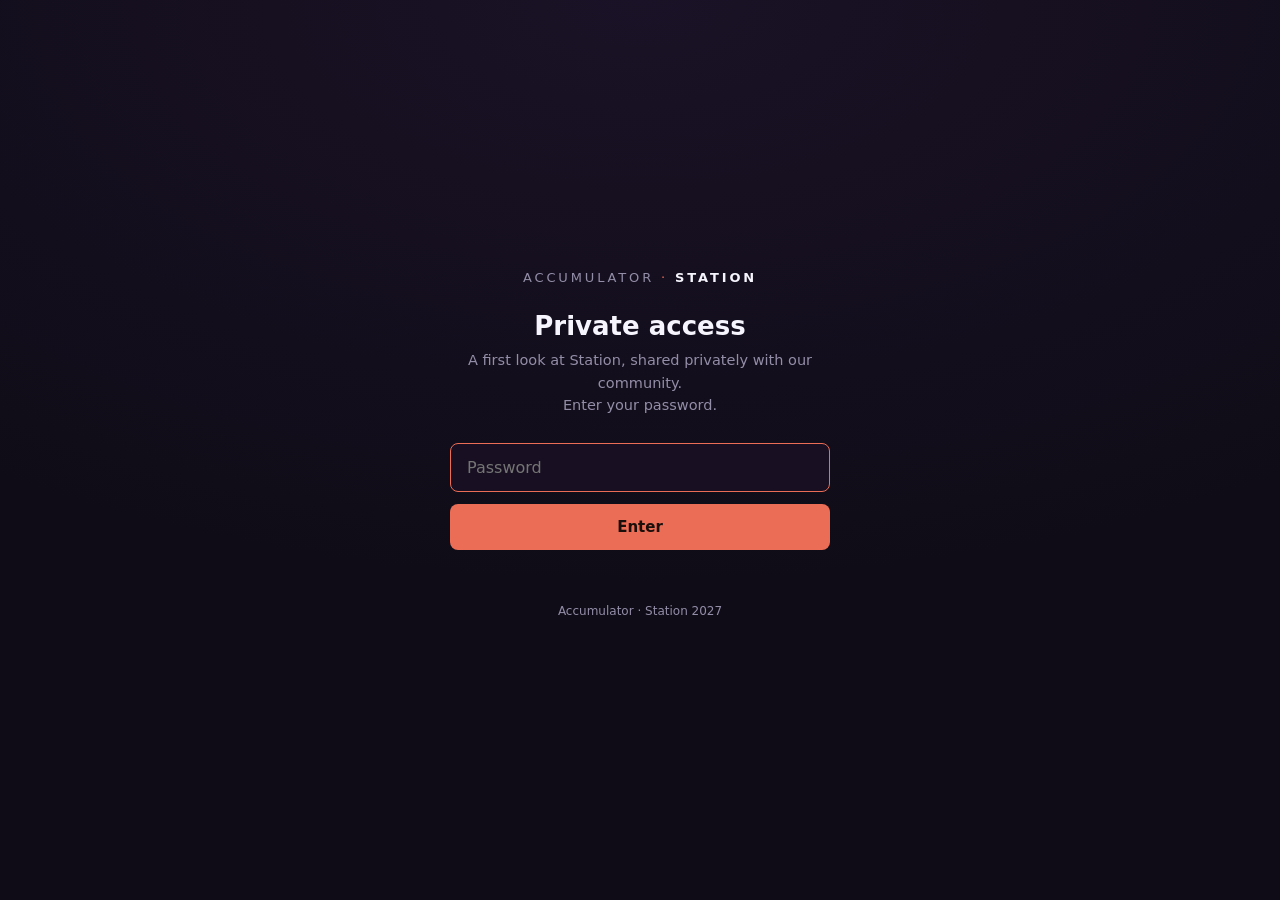
<file: index.html>
<!doctype html>
<html lang="en">
<head>
<meta charset="utf-8">
<meta name="viewport" content="width=device-width, initial-scale=1">
<meta name="robots" content="noindex, nofollow">
<title>Accumulator Station 2027 — Private access</title>
<style>
 :root{--paper:#0f0c17;--paper2:#181022;--clay:#eb6d56;--ink:#f6f4fc;--soft:#948da8;--line:rgba(214,209,216,.16)}
 *{box-sizing:border-box}
 html,body{height:100%}
 body{margin:0;background:radial-gradient(120% 90% at 50% 0%,#1a1226,#0f0c17 72%);color:var(--ink);
   font-family:'Manrope',system-ui,-apple-system,Segoe UI,Roboto,sans-serif;
   display:flex;align-items:center;justify-content:center;padding:24px}
 .lock{width:100%;max-width:380px;text-align:center}
 .mark{font-size:13px;letter-spacing:.22em;text-transform:uppercase;color:var(--soft);margin:0}
 .mark b{color:var(--ink)}
 h1{font-family:'Space Grotesk',system-ui,sans-serif;font-weight:600;font-size:26px;margin:26px 0 8px}
 p.sub{color:var(--soft);font-size:14.5px;line-height:1.55;margin:0 0 26px}
 form{display:flex;flex-direction:column;gap:12px}
 input{width:100%;padding:14px 16px;border-radius:8px;border:1px solid var(--line);background:var(--paper2);
   color:var(--ink);font-size:16px;font-family:inherit;outline:none;transition:border-color .2s}
 input:focus{border-color:var(--clay)}
 button{padding:14px 16px;border:0;border-radius:8px;background:var(--clay);color:#1a0f0b;font-weight:700;
   font-size:15px;font-family:'Space Grotesk',system-ui,sans-serif;cursor:pointer;transition:filter .2s}
 button:hover{filter:brightness(1.06)} button:disabled{opacity:.6;cursor:default}
 .err{min-height:18px;color:var(--clay);font-size:13px;margin-top:2px}
 .foot{margin-top:22px;font-size:12px;color:var(--soft)}
 @media(prefers-reduced-motion:no-preference){.lock{animation:f .5s ease}} @keyframes f{from{opacity:0;transform:translateY(6px)}to{opacity:1}}
</style>
</head>
<body>
 <div class="lock">
   <p class="mark">accumulator <span style="color:var(--clay)">·</span> <b>station</b></p>
   <h1>Private access</h1>
   <p class="sub">A first look at Station, shared privately with our community.<br>Enter your password.</p>
   <form id="f" autocomplete="off">
     <input id="pw" type="password" placeholder="Password" aria-label="Password" autofocus>
     <button id="go" type="submit">Enter</button>
     <div class="err" id="err" role="alert"></div>
   </form>
   <p class="foot">Accumulator · Station 2027</p>
 </div>
<script>
(function(){
 var SALT="jtKTpyNlyDlmLaHf3MRD/A==", IV="LT7UQcxVG3JN6Qqp", CT="N+Xx5R5y4T8dWMyMmASK9PlNynWRUt5qCOzcqXSeVWVEPEkNI0ajvP0jH9EenP3c7/nbwpkSs1gurqdP9bEZYlF58RYL6xP3psT8ec7imuaRVpTh/tQjJXMXtvWootP8ta8G+xQrwK7tvnekMNTpJ1Ze+gqtMTfWhTYYZlizYVZId8s5qYBeQYnyEqT6d+5rerIlvlMPVdSMpJxne0mh63DYTnBp4NNOnJq258r+8Z5qs/NGXhbXI8pZWSf+sO99dNGYxS+B0nTDL4t46GEOr1B77NnDdqufITqulLSmKoj8+jgD36RxTlPHxWaB+yaZkDrleWfiFTNrWynEVdllse8hqMEX1pCEe6lVCMx/k+Exec5C9Zvuhc1HBwuB+maWzgKFUPuXEo+hvlIqVZa7jkCzVnTyBT73NKj9W4e2mGfm6rtLFfW8ZH8ScYgtbw2HX2zAPfytmUHffg1pG9UxW4Mw6ZfYvYjHodrTQq4hHts0WpjUIhcr8m/H7oGFQ4FUI6CB/zcLLim4sLxQcdhtwiQSKVbQYSnwJv4XrnDyxwHiBiCqTGL3YpZWfwiRUItXiLb0MsP9DALDh7rHFOLXbYbjzsB+rLwIerCP4O0aaSDxb5WkBHShYqs9gf4x4g/hq0R+8CGr4RJrDWocWRJUNUEiVrhHiyrVaAUVyZlonV0YnHMaMVQCr+NziuYJ8N86aRERngnaKQUfHYPzwSIuoYGxYjgdEMfgIaNCcHoZUGEVhNq6FNNSwOhhlflkq+ur7qqYBN0orqa4orTj/EffkM9DYj8/GfvYHDiTBFyfIUZdYI7wxYjLuUfoaT8SjRB2VOct1c5NCug2YjjvhmAqB7/9OSjySlRYlqiF2DMq+kBVMiPYnfo5mtmD31XP8T41Y0P9HXHIf3m6kTZ6iS440PzRC5xwisj+iBUIq52rEnFnKKCkV8ctEHiE2P3J31eI6m3UAL4noY/[base64]/sUdIvW/Xh126122rN4gIIA4O2IzfADuaMS3zc12YqYujQf+wKFG/C51/hXv+iLEbcsRN8K/LHhhaMxjYRob60aqBREfUSq1g4oggaYPSiinjSvbIi1Vlp5R/hOHxOn4sR7tMxy+uUSZzwzfv5sXfHiVfIn7U0Ss+pC0Nw5vBuDhmbAUfqQjLM6vwIn6n8Rrem+tgEtYhvHbfy0JY+X0kY/EPLqe2vCSIAMgBDBz2zP8ZCcysxRFLPZJyW4BF4m4AhW+6wZWaO2MDTYr+1ET8snS75BvV+gqwKF5z1rAdQPyl25ydUvTlI5bmYlYn/CCOJClmSTk/5OUncjXVP4wPllFNt5EF/aZwNLvhbWGSHOM/D7TvWBhe6sXcW4j2AoRM2YN0aAhNi5XVQj3s7f5kBObnRIjz3UYjD09/J65AJlcxkURTqgLo2eOdQb07bR4aBhBsTtY1evS2wKiKA92Vs3lvhExZDWGHBfCUg5Oc7ob44mBA+kb8qzKx94CoVLOHcRIw7bJIVLbFHqlFGQjnVmVFy/CuLwgR5nG5FN/jsp2PdZJYv89NsjUgba2sdCfwMQmsmsUrRCUrhBJ6jV9oG/taiKKQJNZDowMJYgdofq9rJo8+XOTAJ60KZxdg8qAAqFZcoj6yDXGAzs9xDyAGynmmbERVN398+CPkzbMkHmVwIXqdoJ75ZLLveUyB3v37OLG2uu6Sw5vWo6G4k66enqMIL8fRzwL1iBLWf6Csw/J48jgZISoQP6Y89qc7NoOFjIqvT5bnNgK9gPyp6i3yviL0yuayk5p01bzqPSU9XPGQoDR210LoRypjR+pJS6rCSv+QtqPxsXQTJhHhY2h/[base64]/eu2Il9x7iiCv4rk07LHBzP8rcMDkf8tNlXwDHhsqmPHV04GbQFc3LwQU8uwIWGRrTUYksmuk7I410N31CwESi/eMDtGf7BdzqvcBw2+QpBZPuKYQzf8Ni0hH+pNpS/B/adkRw2/PlzV7vv2eL97Sju3VSuZawrj3cnZvsU5s//wGL7oe8cletmpaFKT5ahbf5wnx+M6yHxmH8Yj9hifF3erIzY0LAiH1Bo5EzO0jWEm3Vnq09KuhWnRQtnACljACaxK/wp4H3Fj4qLJlzmeUKamorY6FzdAN+SLrjkBcru7LUnfRwclObhXI/ChbMExXfb5wFGQIBRBlu0hTwfUNdy1T1LnTCJ+wrPnV5tsdYuinw26eDwAGnImRTVRQXg/XNN+VSCt44cybls6EGEBuh5NyN2arOecOIcANYcBukYJs9A+52PDj7wfhJbSaRkpyolIe48pPcUZjWbQjl7w/5n9kUG7F3aIHkZ/zRATcBAtlKeb+WwQr7NAwxUgmQLJLb9Yg2IDP3q+guskquUfE2geDf8O3Ajs5cB5pgceB+CEK91HUkPOU76nO/u/TPBGTjFjGFf0i3RQHmhK9dPQb3Ub6pQZL7S4ex64fHRiDoJyUhP0LHgkrF5oZrUniGkIoTN4LUl7G4YKBQ0bc6y6VgdnFfAAsxfR43yLol8NdDhBTilffivsRn319GTck4mXqmXDsscOC6STQY9l8lx764VQLPEQ6/blXiv2T15gj0KipHGkprmQHyz4a/+iG61lQIvI68R+0oAD+V0tWPCUBI6pGhLUi9AuXFvKhFYFARNAhf4a2C4FAoP4YD/KtxmZKLku8cXTNgZ96OCsqzQ9CRHrlD7TWNSVRVP3fjZZdqP9JRkGF1raHzlx4Q/Zy9vtnbNO6gukvc2FUZQiYYxEL4Y/GIc0oEfoZQhkDhRFuv8MpWHRW+JqWTIUHmGt7EaWtKso5HT8T8VlbzYDTGxz+rOJCwMHCJPaxC9y8iyTpBhvfLgfDmAI+eD5CBxQclBlmSO0s/CcqiO3DYf0AHRbQr+nEMiP5TIOUwUqolG21OWxTmubq6keZ65E0KH9D9qfuk5LNW2ufxtX6hJ2e7pK1wQZ67Op8I5ykmkwP/nZk35WrSxfIj2apJxmJfe8acuT4K7w8enVNQ1hkbq1SM8xrR0oYPLjuHIJJ5vmZPaUsu2OjU9Rm5sn8kT0FFwCE8EzgxOpcOHGx6UIfq8efBXwJ0oljkLx71MjqZBE2McC72YReJgg9ZRCqsVqFn9G0DxVEANDCxwZcsdFGN4QzU3Y/iwkhboQKJcfsyvylP1oq5Wd5hvsdjRVo1cYtLU/0qFMB+cjV7YAP6mLHoHyvdnkOxZ4FJPTIRhg5mj1rcKBQE8Rs8hvD5LJTLMOPVrGYkMhSdRky5c0JXySIYMbx7763KvDvv+7pHRZo5pKNOlB8qFRFdmnbZMgA0PqcoCRvr0kBE0zjWPLGj+10tt54Lpf8g0If2DKpxOsYE77BFHWqYU+n73YXQsM/yIoYjvlWtI+VaK1iQsnBmnDsCKO/r/pQ+vBRU7xZgTKabx4EU7in1Kax/vxWt4ZFNAyfmrPXHi7vu48h86wbAfSQWWbrmF/gxii6aVa+XEfV/fxCmH0n4gFF9dMk/P80yLlzbNGnixrhbHGETHHOf3gIK7Gi6GzSbMdraTkolIxkdWWMchX2rMQBVIMsZD+zmMHVHI4uCFfjhdJlz39lmm8ejj01oQt6PE1ZxcAT07QHTO6pOAKVRm211GqopCl33FtpYjJePvKZb9hPPFYgAKbaaRyNoG2PHXzS/DAFgIJuNhDV7m7E4HkNHv2jNiPSwnyFFcVeqvWuKRGHVa3yGU6RBTISBzeHgDSnHMPPDSd/v6Q9JCE1EPRBvfjGQ09yKQewMy6iGY4w6OgE+gOyL5JmqC2s5Zz4KJXDrPmSHMlqWpJRMNWcF/6wMMV+3AhWHtICT/1aeBHbJ+c995LvoUCHnQqRBUsxralQ6bepXkcvM1dIHPGkjLMhZpRLUxWHl9gFcbo2VI6lwOtL1+tH9+tg9KHKP7gWua0KY1VOQi2JjAdd4t+LcjQOgAlcuMbwRcqUucA++tPJ7Amjro/lLs0s7a9Fz56+9K2Tn9WQ8FAxfySJD8IiDH9W4Qjt/eq261KEhPSzBZrAa3KneZRKrSPJCqayR0J2lKts884axmH8uJ87/4gOJDu1JQsORQ7GTyKP4+LDAO0WqfkoGU2VIRoQCCPlaaOE4hTTmSC/7EAYEaWhomQc98zL8TkRHWBdWnZZZgi0ea0Eh5H9vWUzPJR5xIamg8VhMrkqFZE98ZV60KFppksBB1w0j3ABnUnfqZ1OR20bwPTCI3A9yKMY6FKp4pUN6dR6qCJCBYMMpfNMayXaLrf7xKD/XWxoZJz/95wVXpryfqSjvX8oWILqCwuqZN1la3mJnpT2eHMiU2PvaWGM6xeuBS9Xtj/xUGJOA9gLm/zgWQQvRNoVaZ8cP7DOC/n2WVVzF4pxdyZPAfiS4cj2hbDLrhdNliGCygflwQAM+WtvfI513X+loaJLIDaJ6paUm8MRa+AoqTNtKlxXys6fj3puCuGG3Ew3zyqWwZPsDQ0VRImIkC4kwx1np5J4IoLHNZbRLwqGyqNt21ZNgIURXALJOqu16ytOXuPkgzhIFP8MXRvNTPhs2E/TMhCEQpqkbg0tT0pyacSS1SjGMo1/DZzt0W7McH46wJviQsxq6Y5hWhYUn2YR35AKYTETyOoyp6mtQ0xi03yA/pE1REmOgKs1ICF1uJAj9pe8CIpWk0lNxpGRg3/6OkMoHbIh2+h3iojwEHIWlVkpgwsJWZuud9rz3mBCSQrd4xucYqsG+iYGPPaXjoBxKlj64jF8Y7kVKkttiPYVp1JeZKRKXzbft7jJAmbw9AExWNRY7Tdi0U2jbyzuNZA/lC801R+yWZ4wbGEK47QQChfPz4LgG/LJFHQlE7urN7j04vFBdfw4V8fGmJ7Yjys3PrMc0jNc8rgZNfErDumceVyB+b3PHMQlrZIeK1W9ysxpWnZm72M/xI3kcv45UGhd0M8tiq2lEBKcgbHp9LG743he/daLHrGv3ctc3XUMeHA2yZe/4uqJHONMy5t0CWE/LK7/KMPh3oSczkkVyjBu21m0+c0/3PcjRfJ3SMSFW1iTekeyn9aE1eL9Fp1rLIXkz87dcFG3edlkJyTTP9Nv+5KJ9K85mpzEFtbqDQg72mO9AOezmgTP0g/RsvLPlfo+L1rWYxPW+Kj9jbJgPrPlVN8vtiG/WB5Kwv1lvz1+MV8d/wdxIWZ+51hpS5lBG3/S0m02BN+0ujZOAKqSvixYbeSB27e25ck2e4j59vkVyJ4wGxt1+07WAwTF/Wrmwv/pLgba9Eub9YS2etFv5oEYyYye4XM/Mkh02E0buqWmxh+ZFChhfEob1X5UEWZem9LwOqJhJCq6/r7rOuZTfPeHqGJX9g8KNfB5JJxuNNIt18V4hY/w/1DQnevYLJL2AqRo0GA+2X8iGmtavKLWm87ForASzUj6LFCjVXsRLTegjMFjASqNA6YdhrUe95iUlp7SWojNj2/Gof8CVAND7gJ/RDWfjTAdAj0sOhzED0Si+GXfIV+aG3Biow5aiHtfotZiv95z3vIlYnoUjAPA6n72WdDCkW8yYKYaFsLp5Mwnl6V1N1KLE8VMYkLICZtsusa9GK3mLqBr/VkBJyFxBFtrLQXL6D4mXIB0l75KRh6WWCbeKqa9lXmE1rNbNgTqqaJYtj6giuPjVnbtB2IK0T/Oc00DVJW0ibRU7DI3nWfh+OPsSvzEu7H21BZQwPs0LIPiLoSTVxlE9XfSeEiHwYbd6C6klWDUyZOvyD4MECHgFIQWTF3ZnN/E8qqOmiaLvPE9lImaB4TEm/WbVcKLq844shJEokGwqajuSNEReuWeH8XAaIPNzYTR9BGCNJEcqyUxAUMsdtXoepxmeSkgjXCMMHaNaSoBm4nRz2Ubwi++4yw+jQ4tNP2kpuSt1NhVfGT9/aQmDOtRX1uzIyxNrnhEhNmdQdqnEiJb5qr5DXJsO6c4z6nRnFcm9MP/MWLf8ddKBGP/6TlQKT/3JZEi1gE+Lb9+752yq0uhyGb4QjhSsm1e+vMPRLvf1NaJDariFTGgMUhHB4onPAoZ73SfTS52092mU/sXiK8HGRGsVMnr6AKRpW8LjBEgxMN97MvOvj9KEj2vGT3ThOimqSzTU0NcdXihwkuXFjMU/ACiovSIB9ISXen921KibvPq0n1Vf7CAUqFQUwVMAQ9aZAV7BvuXTR2S2wX+LBSrmZ9gqAMrWpJOeU6rgBwSC0gFfXdl7cGNoP1imdvJ9IQEqRGf8Rj6Zmld+2/p7ihoBtb2h0eC06r+5I5iW9hN8y+rK/hIzwxkzFCnBYlVJdWr350zaF/WDFzq94wdv0fGRln1kvWz9BFDXZY++pX7Vin90BxuE1E2MncqrMvUmR2JZ8paJjgOlU1xccpebjFijjMVcaoKdPJS2QYd520PPNE+hIh4tT0/QfPCbdT+a1JAcbzb5idX5Wjny4J6c2kci7WXnGto0H7+50scfB1h4l6ULs4rc8J56lG4/vnWxqtpky8bVOC3fWe5I0w5bYHRFxadVadasrHCKPViQLJBs1ZeByNwc7uWFy3ZIHc80iTq09DiyK2d1sJnpeXRFnxuYzv5VtUJ5ype11YNf9qrMMQCo7U57nygAmOqwXKKQg2bdDsNLJcc8P19DePJyR/LjX3iCgo2xFLhrO/EiVtCqCZzV9cdShQS8T1WpfFTfGGiobgo5GOfCs9DYB9VbYkGVF4TNYib9pp4EenWTIalX9wcjZccGHHfY6Jx/X8Hg/sdcTVdluqjsmApSxbugJoQbtxyTqGHOC10sbGq3uKGDHygPyCKS6YZxtLSXpVHK0fdxMJBrziSLSByeFMQoK5Drbr7k70AYJLAw69VqtN6ABV4OzU+jYJc6WSGvLjofRwTrLWxliT+q/Umsn2tOWrz38U0FlGRHIsaQHMB9uXH57PCFPChaSEMII5J7147TnejaxLySjYBhzXRFuBbpvAfLJo35l0D9BU7pPQjtR0mK9+DK/Wbl0gMN5O3A+IRhw0LpZhaS4S/rywO+sogGYf3ZOIB0t7DmX+p05jjBgHUk4fU+RgnGBEIW1vcS8fLI+1mgvvupdwwSz/YYTjZV74b4gVen6MSbZyax6/75UgNwD2I4PLY5UHH7E+cVUpO2a748Xamx8V2/QRJ6YudpjUQrrsno6kvsXqMbCRNB1Fe5SU/MWuxEY3/4iejDlBVxywJARNZkhlF0gM4zay/1GSemufFE+xUW+JYbqv/[base64]/RA1W6h15jjYhw3gB5ic/F/qUMEikSekIfkkp9MamZM2EZvo7yAfeVGXs/D/VVCt0KjG8jaYB2MhO8ztqRIsOjz15WnG6ysyGXki0I9jd8HPbIFSKlfgUVVl0eo5ePJPH0Ah/qWwm6BjYY62jQF47hBLvpzOpJdpxgcXY0Mx7vNuc/5/OBZtZ/BqqYVZRBSqmlv0RF1A4NbpaZ4pC3BvJ8KtufH5hIGrGMUklJNL/Lh1GGyXq/SK0UhCpPEtCW4V9hjiSJyWKSE3QSkUz16vEIHePREDnmCy1EKtFdxoqeB0+E3segCBHTMdWIkH/eOluQB8ZZFKuoJieCojMw0QmRPoXA3Jm0W/T5l2CDaBOkNYMvcxG2TjDueL4W0PiwiOg9Lhw9Ih4nYaPXXSc+q+40Ve9toooxJdrZkYgpU1kkIyglj30j2krbTSiYPoSh5ENB9/dbVkOlDsP3/CUJx0q2y2EAlN1P+rzMJWlLfbLkI51Ir09gQZ8cj5uDMAv8/JD8MjUEU04xKJ20wmmH+E+sV9i29dC3zkvPHUROiwWQYUOKz/tu484DppNRXuGsnrIHQwCMxRtVn1us5jQYz+6NaXrVVIBcSRQ24eq2oXnNXDWelFMM6yVjVkUXBKAlLQKt/Nwqod/JI7t/EhCX8HgHy7TrxgtqZNnKKjicTJhrS2WGIRCyLwTdgJ9gyywLdPJDoj54vAxgIRTucY7ERr3/rce6O2jlkgmfOJdYqBa9h2g05lq/[base64]/UaRX0CsBkwZgg/uBXsuAmSTszl4uUP47YUgBwtswEpKzn30TbPr1UrApqPwu0GSCjxLWkwNQkeEtXKQPA4ElJNyjL9V6y5BOLCNjVz1aVN4syNn9cy2+6BRq/+kt5UwJ5d93oqD44pTg49B3WeUyIbcYJxwasi/IrbdopZ/Uw5ruixanBz1AEF/myUt+q1ARl7oS4IKY8MhBH+lci8KPRGBdDvEgZh00fslNVS6xKHOMFDvFOAV8JCmzVeVwdzZZNAUPdLl3WwSBM6alFj2GK9oG34+SVAvILIwda0j9bM/wLvOnhdbduvcvr1mRhYsbRNWX7aTeB7qn48t0DoaX3T6XiITQgCL6ZWHAW+0U6yw2T6xjh6Qv1Ose6s28LPhHlGK3yMd9dd8ega8ntFGaW5Xf3aCcpZLm4AywKh6NrSy2H+F44txKzWU1KzjgOTdGbzZWAyVpA65/aet2etRV+SnZqf4++Aq4QsTtr4HwNU2ot+Wo0sTpk3AyXzA8YIYPYgntxQE9xhBE41FNTYRFx6WPfv4wPb0guKOnRVeYWnQ23xEqffuVqtSNsHyadBboSUVP/TGMEy3KVGgruBehIURZB9g6q5/[base64]/5ddXl6Whkq46qORgPrCT+UzsyFpxEySUoIAqjZmtxdyuxItzNJzpRSCvHCQaiNOVFo7woaRy4L4hysKhxDbHhJ3BwBxkPxDKBSYDlgxrj8dZ6TqVINsA12IbjVrZKA6jfJMVYDqJXdZtFNv1xohhVJYiF0PBySgMkIIQaZv8QO9i/[base64]/5se2vsGnauAd69KX+GUOfoROs2dzj7+eKNPfozIGbkjVFbocSpLCfx/55F3gdntdG/Gyfe0oK8TSNTXUZEG4ShQIGFoHw25YfzV1j61msTiuuTUxQNuOWniFCMrsXENp/qpqtzS8M0cUHrEhXJrlpMNbjN+T+9p3vEbooMgdTZ+whUT8biCdE5/w1Le4caJ2IpnR7N7dODk14p17TZDnZir77yXGAZ7W8VnxukOrHBO2lBs2FOtrEf8YvqmXEuP4W6timl2UiaI53cHx6ZXWfmxOi9uiOqW8JHoe/YK9nAqvFJ1N5yK4YHy92IXH8bN7J4JVaf9FPFKIt53xsvXt3EcF32znGCPi5R4eW7dYFYMwdN+5BqwkAG4/FgMW0/WlpGMu8VHIgZEibMl8HoqKrMVddSRXKDQeAYOSoknLQABQZJ/1c1Z45z1K8Bd2H9/gAmbhj75tn+t6ctRmxweTTNjAgGu++YMmvhUpiqNz79w+lUMXJDSVAVa4zizDN2rZYoYEq7q2MYqLjYXQmGvNEKWhIoNrIDf/SCw5skJUqgrB42cwgX62k6cbOApG1v3i4vTnSVXiHnQZwU0wTOD4RF9Ox+HA+rBbT0EdRouwM3TSZl9mkDjeiNYWtWC5eyAJz2aFNDL0PAjGhUHgYIHPAn7rLQaXbt4slsan+E2kvqv0+BT4SPlgvTh3m6k0RiHZVCoDxRiJ7sin5W7rlW3a/BQ4YWdbnLGjyZQmIttfnvb56XPfBW34NH8sdR1gFmonOOPb8Ne8mGBN3qW2vux1GUZTjjRtaabFVnUElUVC5fecGc26FCPdzsnDUkOzKgfHU/Lvnfv5Ijni+YkfbnMcw7W3FFmoXO0Xt1QvglContY4TphwOYU6eTRkdUliX4tauSrFSOs6zN/xVLWM8lyAHaxi4tVgZ8Cy2r6Uo7JvIqIdjqppeSYjtymGlPFTjq0BGz0jbzoBa7sUCusB40eqDXUXgcbt9OltBMF2Z4GYK0/XOmmrhgpVhLAbHIS0m3/BAFW5L5lDsM+GNRu4VX7+R6amuesfb5mAN1RW73uSfwO2IglsZtFwDcohAzrqyCnFDymUBa7QGoPidO7koaQyZ/66OIHs4BPB7Yjm81QqSNm4x93qTXvvAcux9jf3K5/+DZvW9D26UdyaysudYmiT+BDdDuLy+jLpe/N1FfkNB8AuqALqElr6JzqJidDQ4ovaV8ufpG31aDnHCHdbjuMAy5wluvsPjUSDvFr/LFEaeB5gPzTUOMdxxRoqOuKSMXrtmbep+DiZ9BRMPMwERpyCsGBd0uY1oGOiwTX+WuYwiU9/jxY0+LTdJLnWzvRX9CyuC5+5+oaM5fJzwf9Ko4EmzMktsShMQd/3vC//mybAxaCxq/umB1gNHdDVfm7wtzpuhPbmqsunbiwEgKPhQAnRRT9oU0ZGKlsLoV6FFSMlfWoqrpz8gTg6PaK2VS2p3PAxuP5hdiEvcI6ra1bUpNON5kMGnOhdChY6s/Ei94mtwWCKqIsTMFir3amJ43aTJfkeb8GEXD7tSo0OswSVWhNMfpbMPgtfNDaanPzhtNyx+lb1QLdeLDzcr2v1jh8as+r6QY+y2X5LyTCLk+YZn/Ud20ef0N7jDbvtktdkcLMFhoT5jG5zDsyR55bbVSKXJHCAXWcyRfChBdI0NbDayTilCGCY0b2IiHiHXKtEMmQce+6tHrF9TmekyoYgEDb4PYPKTDOWILx/wBGdav+/stClHMer1KyBrRsepza26Q0FKMMP9IArxNvF58+1CPtAMS0YoMF9YkNPkEeTNKA0iQUEI1kw/KDTQyVE8kZULu4CTfv1sEl8oLP/RKCK8+PQ+cPGG8o/MIIgn66PQm1+JbOifoq1i73fLo3zSQuAIi5bGgU3f8F1NuRqj07Mib9DACh4U4r/k0l2yX2QP1UpPVS4YQXeypocyCUBAJCq0qa8gWxpSPGKtvTtRQulUKAC/A9D3Zv0Hl2W/OaCKSd0RtyX/rt11I8HAZNAfxSvKDUFm7Gk6iZQk4qa9zPIK9H2cxNMPONj1xVQW300KISixAT66VVAjYpZhfuDeXsgXNcsUTn5WTExFGb0omUuhMSw4eIzR2Up3Q5/ZD6WFpmqFM7CYRo6FOxaHEvG1qApDPkftuHgHHbh/8SavBLNN+h5lkhnikGSpziVErG2n43SHed0h0bajFQmINAsBf/+JqnOkB77WJ8IPQ7q7BHZ6+FT18PLIO93ZuoeeRn1pxJYk6YBk/9KVDowx6BQmXMotOSMP159aZUkVeCfloO1UsbXKy3utFuug3PgZ6bIJsEsQXIvr0td3WWng0FJVhMQz6xsjrXAZhmBtlz6lWS3fN/kELSLcuideEZxq5m3JSd0VumPlOnnHkRv3kRl7HySufOTjAMJxw/frpqbOmCYVSzpyzdt5Cbo60Gqtp2Z105DLIdE6sJiR64JmiR1lFYMGBfN06TEQdk/y+Hvb7XiYYBq7EM6BdDtgRzs5ccDSlhxx3mYG0XfgEBAEvQjGqrMWvMVZuZUX59TODm4ELgoePTvTYeQpmj0Fzyeg3C7sRwCnskOj+LDaHBFRcPbt6NBjMH2uHhSWKfbEjdr3e/8wcIHwv4SIlTnPZuqa7WnH+S18RXIcnJmS7dxw8x0zi5NjpuWNK6Td3s8cdweHgpjdLO57lxkukehTXf7DK/0AgWThj5Dn7ezv/fo27upxTy/QAmL6twBSQ46lA1vEPThZMtyn8X/WgvJz50mBUxz+aXqFjASL8mMzuA4iGWdBGYHODrQbV9dA8gVbmu+/COibKRkqgG0UO+KPab9pJ+vyF4t5LpUy98pJ4iYct1wXRaBimhyytRqt6Y6qjoQ2mWxyujgfAJeRLnWRQZMQQTpKnR61b0h8mYGxgW79gIcmRgcrs4D8yroALgmYrFyH/ju30C4tpnq9Ue1LJwO7lsMQ9X3HYRM5+VakAZFrVHRveY8QdySATAH+aGxidKLF8KaZY8sK9u/2OEL8Do0VoAWmLrLJPnSf9lWJqY4TnWh42RfIMBw9F2Fw5yHtb15NQ4YDTHgT86NU9FA3hBHa5QoRzOvt5+suNXKtUv1/bNTFAfMFtMNvWsjePyWM+K6ooHDnPBIcXwyuJNB8VpNSQPyiHm4xyQSYEhny4xsgmopouYW3HckdM+KOyJTCRqkfK/O5miHxvo+E4ppcQuri7xMYCQu4wwUmLjImay95+XiV8IcHrRl3yk4REUV2P1W5Xl1Rebzld8QBqaFbH6EFXyEid3/15CbFPq88u/DdIKk5xrDANqAwRrfAXHLGL3KLk2GDk5L7/2thE2UETvgS2amWVeuoDsuKL0rKZMRlhGiBcNY11Vg/gzFR4lwtZaSBynEQJjZ19FcDecmtRZJbg7xo986vG2H3PrcT1WcTMrI/BnjncWCUKEQ6pOTGZDeICYUC+pHmf9XLhwf1KUIPlL7Mh5fx9laAxfyb4Ubqmmr3QoZfuu7joRrvdPKQI6pn3XxmL3FBvOuU5/UjffoTX+Uuh1x2f+J/6rr17eo6q/NRM4Ti2KAS3JrJvPafyUo/++GK50P+d8cJ7Svj0ZuhfJxj0uV4/BN5JTNmHis6Ff6f0etllEosPQY1h97YjCLNk84hvSykUclQYKcd8phLW9o0ZCoefslYJmpmKmggIYVH8+kVEOMd5FSb2uS8QLsYFpJ80/Ln4L+dr7L/CHvnu6NnMTuCyuKhQ7ihIOZrb2Pl8wHIWBw3RfRLc1QLSdlRjhJBDL7wp2KcpYgWVi8D+0KYNy/uK/[base64]/9bDe8tvt5vPemUiB2BRgTqhWQ9n1WyLLCHNa/OqEgAXjm6AJecpH8q+Gv5ecZoaxtfVj9Cfff5ezmTG5t7XMGXLoqDSuGXgeeqkE1atGqNUXvmeq9lL9vHL259cqa4cGCw3+l9h61tq7J8CAmgJYcigCv/[base64]/dl54XlD68ZqIIj/SP5x69jWd0A2NNi5TV9so/lFUo9FObQ3YqQ4DUB45juK29oOLyB9L+cr7C2Mad3qsLGxzaJ7TTVif4Rk45jQHjgCaN69kfSm9lTgb8OCjQGIS4SLn/O2r2mbGEJaTziR/8KDcTIH2w1R207zl1e0shrIy253mj6g+XoWjun3y0zKrhdqwCm7B89pxDMBY0waA7m1rr5F13v8qZ0uc5I+6nVDqv1xQrRI10zrScj3pEQzhvccay/x+FheI1l7v7HCmK8RJlKixIQxZzrTyKf0ddwzLr199CoSTcZXtr4W+KNbllSPOjgAg1wSUd0X6kWZ+Fa/RJoXNZWx32CZ7r8VFWfGCEJ/by22QBt6JPSOgKLhH8tjgnhTQ81oamaVc0Ns31xmxDt/JcQF4AtS7Wi7VSJPKOcIgAve9kj1ECK1D/sjo0+zPStaUYMQZk1/g/BibkR/2FUccdVsh2kwalP8nPPPltepHiSS0SqIcQ/rkmk7WeNWls1OlecdI2EleFIxbHm6BaVxvGERdNSxUX7FCrCwCtjvGCxjNMpWThG1IUWd6urhdCfMOE+60Y/dyGkK/iLa1Y+R77Z/1tAT7RDJ8D37UWfuoj8icez/o+1BW0f4G8K+PkNCb5DS82epOnVuEBeyaipTz34xpI94xXb58zracLwck6gXAiE+mw6XsEi6d0LGjSwIisypRE39Bmau//zKIoOl/fESMvWwvEdCIcCdZs1mJ9W/2CZeUq2uG21CqY3T579H08kWh3LPOvJ9DS5jV80yvAngQg7vnp47Z/ICkyVq2aN8/DNuyZQbIXrhnEcY3oNr7SkbSDLY0qJj2elLcVdeVoeDTLAS4BKNhsyZPD13/BHjnbI6vm72cDaMRSZQoowuA5PCKAs175Q8wb1ERz1AYcFSljVd5faoDjWbCCZoL3uSQJN/9JjNVfGTQgXbxHirmWQdgkvGkXgrGBt4rgldYtbiNhNCogogm4E2+rj1fVTjtBKuJI2nNn/T+bliM+dkBO7rt86AGuYlJs9RfeR5Cd0MerBAzBvUzfgHp54OHdQ60tpjfoW3acZXqK5arOFO5f0KJYkOaBaZ+d4zZu3aX6GB5xPqp6cSYYuS3o0s/iE6d4+HjaBJ1dFOh7fD9uvkuyRnmX7f0PPPXZS5o32UXyIbdHFQjj7bWyKpTL3sKBbgyYU0u/GDLacqbvIZ+aqgbxbwIG6jh9htPM+oTA8Hg6zjVV7fJKx9DtwVvLqO8TKDgrAPFwYBf/O5KIRmSaNT6exo1SpP692oim+DoXqPpw1KdGaE943fLqzSmSgvaeisr8wZEV4iSv5mj2YYCDL7q/NVe3E12L5HfwoGV5h0t5PNsguD+KEpKwh52xAVUGCfj/MEFJp82STup4Q+DXpyRXPWa+VWfJHslYkmIPTgkm3watAOnj3GPfPDcuA/ZllE95whEqUCMMGFMnlZ5vxLNORGHTq7gy6FJNOM6mP+45N/8ZjtvOBF9YpJJbi80TuH6qILFxJsc/qkviC4ccxwGYz1FX3rXuyZGEViXwClZHCcTIQP0FjDjddXahynWHKt9JXxA4jQQsFmpH1wWmXycTYQXeECwU8s70E85dab+bmd6X/Hc/ZKtphWX7mVrYtdennf0C3CoDBgvI/15qlrE7CNeeiFsvUkISXNtzRaqYT1N4s/e/PEsWRASsuvNoM+iIR6uGdIeB3n3Rp/1I3Ps+0La1efSH638NJKOQY781lk6lJ3pe4F2bF8VxCmTRmHPMeZ1/bhAWEdj98iznuZG1afpAjSfhBvV3l95vIyAU1dApyHWoRTOxZElzZpYgfeGhsshB2cfP1MhdxBNTtmMVA9KXgHN91Kc+8eEuNUkb53/LpKkD3qCNWrUlQ3GV6+ucIVERV8daJLeLVgigYM5wQrBjV5NhiP9c/SdFZlZz7KTytAn4eyX1X7zEw3DXhBFWa8RbvCPDgQQQSlSghkQRsbD+ihKFYthuB+/JXe1EtBVj/Y3XtkEsccCQFin9rYNNKkKaSBbHbmClzkbJ4ca2czipjKpw5N1AckW7sMhIdWdpN8egl237AlFRHX5czg7ZWV7wwQcU+XeyPBE62e0QihL7pNNDoLosl+CbhlW2jcwKL7dNFau4sWb39Cf5Iu0shEm7voX1kU9e+s0p5I/AxFqmHOQDrr7L9Y1ztrBC1fHMNz0yC7kg5tqDcKJkyi/QcU4WInbsd3mZImmtIi9f1nIc2k+fJboLdpyAm6gBZI9KOTaQQTnONq8Dq7ifTgEag4G16FI2RfPxNnnmFmk9zFaUIhE/Z7yGVaOgcsLMOtdrh3vAEeXtpEn8cpIzIRAyoIhR7zjI0/65inD6mFRmyyt1m0jajV6QkPFY8t6qYaGDq3dX/Xd5lIb3ijqpfGHfIcX6IVQQJxYPF3xarWrFSUXiL5unMMuFxaS//lWFELR4Gn4gr/hZ9KvJc3VMlhAJ1dmd+WLRNZyFj63/GhOpEettCsEO9uf1mtOHBGN3+9bxMGT2HKlhejr4jdWtJkzASWUH0egDr87PVckxcdo6yXmRzozBRhkk9JtePYS7/59GY4MwPHycnqdODOglEG7KrgjUKpkNBHtMeLYppt6KYjFU2saWIN4hSeoHATt/Fk+Iz25V6gR5pat0XrL1rXca8P8R3P6L8NZTTlcaaDOwM12Ju8KA+NWRtdjhnjraokjwEJDbB0/3EdZ8oUvcDXIU1k/C6PriI4W5E7c8Ba7S2ufj0IMrS6qb35gm17qdvKmv+AOTj3Aye0RkGO/[base64]/PmPk7MQh2lUyloegydPctKi/RACTBAP3n0lWmaQm/E0rwFlvFlR/6bvBlniqG/Qc0XozgTYV+6mbFhlm2cXrLJd/RyIUvgfsU4IA7Nkh9yy4CRh2HEu48Q3dZ7PQCrznfpAaJyz/OOZDIMZ6J3ZjN4uwTsfzxtIrWjli3WkdXRV92Zm6xO1KuVAY5r+Lp/9mnsizo4svGtXNZOLARxLmNmgcGFnUeNLF7V41SI5nkN7ij1B+v3t9bd88dERIDZWIyWKd/OJ2szhLYK5ilE/3cXLptl2XyXW+/Nk/KfEdcUd01n+eP7lWfvoJqo9aZxnv/eqr15370rnKM7URD7P7aUx0S2AQLSy9te0F1E7TCykx42M+92aYBFylG5mV9IMDY9yDD2NNA89/yOnz2HfEHzWajMxOBaOOzbGhHgor/vyaQZoK2FcpMVJ9fy8OX9wZBDslQigJrOSIZ3kvC7GFsxn5R3D59VGXkuFhuRIaDD6iUcCikRqO0h/9Ve4qlzgE3MEb2OJpkXqfVNsmrajeBafiW4O5I4CXsW2yLBX9JFSh1YYKlgqvvp065dKve8kpGLRjO5Htb1pnw/upGtx4D+Yft/8u97CiiP9kK9p9Pkt+sDpyfEs24AKN/SdO0KfmQkmN1xRnn8Fq9UxGOKGYoDlcL9fNLSw5An6WRpYWCtUCxOzE3Q8dwmcwdNOqE2DxpWuJ0RA6eL2jYwQbBYHFTwmH41CwuIR3pxXycHoJT59VU6VbELlVeIDnwMunvX/le+N8fJbsjfp/LklYeUcB1bq4Uw6B8t95JHnbbkvCIzNj2ltRd4ZDxDfvv4Io6NNoMFggMPvXlaGWsN7q8hGI6ne4clyc8t/j3hd1t3SOC2QT40iFQVVIUzr5Bv6cH5xqu5/v83FI0yjYrmDddIcWOYkS8CRV2VBWGe2jU/kMYLcruAuUk5JGy2AxQVsqUGGlJZa2VoHNQvpALWwEcNXAxsDczfc7gHWPVdJL4ztuQ/GEVypSuGPhZKWCjS5cFT+84KYoiKli5e3DoBJ9tHmZBoPJzDnAiB7Bch6q1Hgk282/xNHsOS1trAslbDgEiT6N3NQN07As+aAr+pt0Ds9JIKe2tCoHebyLQmxrnVFnsfm3FKc8B+b9RFWrW6kro2i6N4D9PfTQkb2VINfCFL6OA2cm94u7xKqfeaXOmXjgqaKelHfY/KHEnovVCCRPyWoIw8AbeZ3FJd2x3fe9uVb4c0QQiqXtO5QGkc5VZsTjDt4uK1S2pd9nodrK12FuVPKecuKP1rxmt4TaasKl8dM3+TeMg/gf7Pqe+9O/[base64]/qMCKNzop10uj1QmuETq7THPRAcMxVdNZoyfXRkLF9kJ1Br3S0Mo848VdaH1ZZXJngZugFcMMVIFpViL7XUMwN/8G7NRwC6iSxLUpevfYM27k/5xetLRE8oB6k161kqP6mKkbLF12GIyQ9q4T9jiQl/cmuGbOACFVjvZsJ893AQOf0N1KqK7aYTRPmCRklh54voAJ8iDIyvWVjN4nCSiU2zYxocZKZdR8O5TwEWKeQCXDKBbtYeQ9i9Htd89De3T58/Xu9j9mBpEvBQ9KXWkwy2054fcbbwo3gVd3TmsXCYNOAQos2pUxcM4cucb3yI5mV8mYuja6Y77S1M6LddD6InJ4dycAiZttovwJPEnai7BW7IePzWalDJ/OdoNZbpkKf9y3SVG2T1QOSUMVmLXbQl5PyFqEq0q1OMFmL2hS2En36LsvlS4l7FjRnxo4+GerNPaku2WYRvQO9anM46uJbkcwh6SIWre4w0bHg14o5U/ZBZBvq/G68bJiNorxTRu0wNvbhHhaLu0QxAKqkmSR4pAO/vKByaiClNdEgWN0l99NST5vB00ftKzKL0OPOcLr6HUXFHixR6VQY/J2SPVqvlLFERYkAXi5/5oInPmIsBqGhd87HqwvEyIE6AupewBB19ocrM0JMP/D6ruG6JClrrIXirvg/HEfgO6xvyD1T5qZM1njGOYeut9qbNPBvFeZM/LIiUxe0V94KTfQXQzQn3ZAqlAFuca6jq5boUB+D2uLlYjsc8gWXEoX9umQboX+rGDTTbE/5IR+Ft5FP2JqQQwqL1db1hDhX6Pk69A6oLPSx+F+EaVXizdwAKISfEEe9XljZ2OrCckc35G3M11p2ZpRYku2TlcOtaJ4nSNsNzVTJ7FyGik29Bv1/4b8TuE8bUgdU25pUDlj0l5g+mLNN6KidMFPsMvJ3+fqv/4r+nrh/c+g8YzUO/P5mtjMMKNKBVJCmyOXHl3UOBN5rv/E5FGEFv3J50nvyoP5z4JKHHv9Orar980rPVJh2LEtCmQfOMwOL6qv90DpRv64LImOC9hKL9yE5NbrgFb7iacOXP6X6Duqoe4KxL9JX7is9pizf5gIW4MZzKZbnMUfFCbuUL43I5cBgYlIFg50GT7Xk7MnjoMFYqgplFKR8lOfQnCL8aKFzZR1rXnxHAISqpWASHKb7d/UJ+DzkitZ1LSzuWPhieR19+ZU2BA6qnalP8Jej4iyomPQ7yjlSIyDbn/faK2HStfcCQSCKyZ/mm/h9OJVw03m74pkEzQA02U1pep+A5kJZynIPgZ+jyMx1A3NxU2TihCLFp5CgzSBlUtBqGQF/cn7rJENslXtKYTqZxrGOOggm4Pstzzjk9hEQoZnKv0MNcYVCQZ/V4WTLUYxnTgjh/XYXxWkM+5yEdxKIpcz28FWoJvmP7L4ZqpW7JT+kiVTR/QdUVZa3KOLyckkzYHx3C7n+M/dPwnmKMJy1e1t7iLXWq5DV+q6Tm/b+7vEitxZuj+/b3QdHXM91DiJJjNiEDb2yWIZz3GdUWkN5y6cW6+CYZduD/wzdbf7gdyiVPRcV4FEfcAALtvthvSMzpGyhDfoQGL4dBfnwLha1bmqStCVLuuJvzf6QCoK4MLTzmmbqoVpWktq9y+HRKiub4d7iF6dt3e/MNmk0Hr7MAD31XYSjlg6RQX4tGUZWCHQBb/EjYHgYfNsIYH2CWLqm4GXht/B06z8vh5fKmYRhZQiJBepffKjvp9VgCqs4iLUUC1pko11w+q+a8lqqeLEYURnx/nBTRczJwCu0trJPSOh/AaACuxu3lbGfEqLWJxgCbQRi09Yqb6RnA1FAG9KBPhhmcTYSL2hlvDfhtZyTZbihcTwdr39sHcKD3Kue4o0zY97M3AV7KCpAHV7XsXemZEBsD/MFZqbGNsTx84nTCkijVjUrW5yIHPNdqhqyz4pvYqolQUG1JuQF0Am9XSgEBigVcgB/xehaCaYvoVDQD61EgtJLr6BE/lXowa8bVEK0ic6jCbMwaEHkA7tFeg/Qq+Qa3YUzPo4Guxp5r16GKSIwFP0QG8WCbq0TQdo/rwMgxUYW3O5P5jD6icKDPyRtLGeoB/[base64]/0x8VpfSyuT/DenFYFl6TdtsH2WHjBzYCMqiZgfKaimWJBubufIH+V+jqe63q8fIlzqHC0w3FtZbofE9MfPP/131Wuk4ICh6BvOp4F1qyPNGbbRz0tNY2j/ToovCp2s1UUcepwfVF9A5rSQadyvAk2qHFm+d6RjCvuVItznrBGb31wU0oeLg0ixl253ON3lSu7/eefTyKvAvITbPWVecUL5E8VuoNNqfu2PPUWl2uM1aMQ0nPZ+dx9WUSdfFDo638vIeKOdouxFVTMUS1GLqWnKPEYLLGtUZfsLdfMYN8Q6RiLjw4lrS04EA74rgSrMqmW5B8BZvW9EQUe6E/LIRhxJMFZ44a6AvZ0RFdklrFXLtmgSh4CC0oZrNWqKsqHqeFAOB/EHKmrdbr1egPA5zrQwqNwtn3QrfZCzIVWJD5GQqC2n/ojjCx5MzNS0WMsWz5X7l8Rsdmd1rEo/pwJWc/Km+C/2oFnQC5pVHJmIoymGP3dWrK4TbVnMxjSZXJ4167LNCPWfhSXXAvd62cfX+OyIYx9rPCmw6hZpYBy0URw/ihKzFz2sAB/zWJ0mB64i2kvnALU1Xc+fiTh3TYuOEFb3HA6SwSgHhXWeJYsj8o11lRAW4Kg7sGfv9eiNJIbHmOhcqnNUKkKDsjrpaWs1idj623RBbEHtxrCVKJJUw1luYaAlxbYJXR5OzZAfCAe3HyXmD3EsYpbyoHcODOlwI6AC8WC6+kDuSSgZuHblC80y+V+XMAkaryULRrSis/nIWDkiggS9T+NhTkUpc5N9bp86UtXA4FZhTPW/o5MjN0HPmnRyeFG2h2qVRUlEortR6eD1Eolxi3luz8sYQ5GVJahCJkHy37EPK2rSFwCaMxLmznNcbg8enG+jp6QYyl651ZVdzPWOxZ/bruuEvbKrxpn9hZpoGOTffd0KYr7wuFXNnD4kvBVxeX1w/hz6TmVvt1epkcc8/7J4NsHTEuPIO3p9T0jzYYRXYT0qQ/lmgJYdDjtaYc6vEitJNjzCyEzVLb+gj/Tdm/Vo2PsnpSDry+xLuhSuEE7siK5c0wYKWr1xQClzUZy3xDUtjP2CnDDYZKF3uTXHmJ2/JVl36vvRmPIKhi7SVAME3K2P6cdk+1+rmhCjcTU3QIUI9fnZb/8Zw9aVMeggCutrIBFAC90J6bGS/xkIh1cD2aLOFbRwLLFJxdd77KCcCCc0l+7znazhJPNAoypaNi1bIPPLYCWtl+qXE1uJr7tGpNeg0nRrqtFW/3z0RK+m/a/WQHX1TPxUHfZOFsXckw/6TuvH2X/Ijm4aztEIvi5O8pEmfIuusgJrUVz7btKVmhwR7BbPOzjYBAkTNTlx9qQqClyccDzBYq6YbLC+Uk54tq9MEJFliJROIJnzsNeOZTWCT6iBwJcu5XmObO4m9dvhN3SFnm39TQ94gYfyBql+aIndEhYFwdKWd1GQzZM4OPG6U4vmXi27s/[base64]/8mWsfQfwJuZi5zTA8x0Fyf40sm6REXSVx9sAxRfVlScCgiY4FwKLcUqaNuYnrsxRYuUWhCjcpcXBT6SK5wooFJjjzUORpin/veVe1JJtX6fi2i5HeFUVjA+N4o+HhLxOtkWudkE047rHAZD8eWpP0rYPLUndHpL46J9RT1aGWA6r45KfEUTp0phGFN97t94hxNdpzImr5hJZaBxl+j5vR4oOPAfPERKpROWt5FTWcIvSl/iZU1c5eI2zZTNG46NQUREF/QxfjR71xlleLJb8MP/fV76eHhqM/uk+0E7yW3gudYTPt7z9E7N1g+cMFxQJwIgQ1J+Muk72oxBJCiODO/0VDgupuB9J340q2KcvinNWpMktTrrplzw6zbcCQqsT3Ie+JT4EJ8hcb76zpn69cZlcrYizGsMT93aIHoYFiUrT1VkGwdo/GRM72EKTMrmi7ryYB7waRu567YvntaLGJ8rPBPHcazimOXLf7XdmUVlEgOhvh38DT8qGaPEuxSK0wAHMB+i3deATpXPZX3KOOFhZ4selNpazcQeyWrXcHtGlppap1a9F8z42F6yBMtkJ2fR1GJ7iXMeW9qTahvntYK7YvNXiMEjkaj24/kcHQOWrrjjKLwzHgWHYZpcC/29M4fYDnoG7H8yvEjbHXfM0pTeZnWSftuxQGW9p2PGCY7Kvjr+npK/M7pUsw9dCsvs7bgl+DJwc480EAIF6r+GdhP1VMN79US9BmG4r6m8sba9+qoGAuq4Nx1+sExPUni0qbGjHP58qOH/MRPGYJQTbN2B4t33VGqq10I7fR1sdS5b1CGzq7sXHBnFJg7N25HpefglP+jWhcqGioSlwJmXkO+rVh/yxu2XkPN9Yxx6QSAT3syXf0CEB3G+tMhmjXReBqsuf6ZqfxIm48hDrVE/9ZtPzGchCHcvZ7PtYz+FoVjuu3mKxbbZe7Q/tlv3G+ZgWjnTsqEM09U0XmMyd7SNe7vDAMoHhn4TxapsKyBn7FtKN5T/Z8uFQLSG3gPfVmbZhjQV/+7wjEb3+ebpeKOEGWbNpXMRqCYTqNQgxN2ykPN7L1KSIaGVuuTL1zB5UOgYMJIOmku9/5Ep9AhABaMlsozmYmMDYaFGggP1/AhojQY+avhEf+Ehp7uaocSBGFzjPkY0NyPHA+/QqJTp0O0eGniF4Pe1VLcI73LBR3lG9gtRoD2cjvmHlBkKrUBwdCTdCDVg9HLAK22K+L/MsxqutFBmQ/AIRm9iaF7TIf8AZJr2pJfBbaRfSSsoe3KP4lm1tSUnKoMl7fKfBbpMJZIL+95N/84yv9o8n245VDRaBJYg/GkYttNVPwq6jfhYQ/0wHSUaawHpest6u8M3S57tYzrCh9NFDxZCAdeGgHIKSwaYYn0rG1UomcHDDuJf9q8eshBWojB8ijcqFjTPGvSFYH7JVnGDFFIuNvwCy7apiTD/ZQpV3h0nXGvum4euvJ0wSH09QN5Z2YlVvWEL+CiZf5dljGmf4d9vXKqJsSY4wAbuRUjYERv9GKgR2DiCZt2LnxD+8Ucubo9SIKcLmBz1Kk1LKZoHcev6FkHcoTskfra6fHmt/cWO39dAgOeNlTGK+96mhZZi+CeO8wtwr6kz+q3O1bZwXV28yvL6MTCXH0CoBBs6OnYIoqIwJa0ptfD0uEtF/EK+TNe5aGEzk6ILIfPI6coRFqSadWbMtQEo6Coblpweb+zRuHYwbSzyA4JPm0hf23nSn0Mo6PebtwZSgFcN0QThpNpFjlvoPvs7IARJXcpV4dQ3+wDbek4MK+0QQGSpuJwuZT/DpXSQbkct3d63L0uKyH4Mm13g63N4ZO62clUkn+PJTRK8Oi0ZJEOdZG+m5f3Qm0GJoG6xbjO25AzSrZTTZNkOHZ4cciaQc+z7QDzOQqcVd6vFS+InmOgXoiYZ6YM//apGDIJSjj+vPzVNWI+xIXYFEAfE39/2cIfDWVwFLpeszU0gWKlV3aF417QQNvjkpazCghdO4UEj3alzWBVJ2joa1tEOQGLcH3QDhVfVGXTGIlZzK0kqxocMABqVFMppzocubm1RgDiXoqttiDZHahS3zsFr9ISMqwbWwJ1zvhhWEneT9eWgoZ16LT/qj9taEQLH0bBMYv7sTE6HPq2ovCVPHrkAPt0q6hUVWcYD9kFZs8Jdxo3tz385n+CrrTnxn2Rd2f4vfVzhOe/4YvpyvBbeEMp7JZLuINetiqNHJtoiwVtEELr6qbrEKLb8j1oACr4SAFL1niAANgAfwJbAzNfdGKRR6QigEuoZChkvDAAwEdPQGVz50tYpaOqhuTD2clmBYzIPxdNNERHfY3IRzwkRkw3oA5XiN3cxajru/bhIAEoOPnti0F3PsePK3eDqW5rMYIVucuWte3vPrEGJaO3QXXvxNbiVy3fauhE1r7eY763z3nTcL0aw/9FYZrfvt9O5elboa00zf4VlDnr7gG2TPHMbPOhnsVBjoPi/f/cKjPI/+7X2oihbCEV9gsRymiVhOFzovlFLjFanfENhKoqTGx4rFF5dUYG9CU9BJT6PtlCSpC68ZAZqLkeK5eBheVeYf2EFZ6FzisaTlM63HGB9/mZ9q01U0c1ZXpPEW0h4svgngQu36cJPymMpommGf22THZCYYob3EZHcHCKJTi+F84V0HkmDw3cv3dFSr83i3EbEDfCehEVh1mlVckZB3kV22FVgB07/XbhZkXVLSWc4qVErAg/zUOJ5nAVqoAlSiuIyl9390KGMC3vSTqmPvW60rdrsq1Em/1EQAcL2HI4tOZT8/[base64]/EGywQp0AiskagGxoPcDqnAakS182y89+X53F/+5eEYFVUQlsJbtR/tB8iEekR0qM3sOzpDLdhXRKH4CG2srDu3m9sNj5e3lmx414h7sIWUAtZvmTpXQMwC91iF39F7EXMvLhIZuwuul04mQe2kGVWYkeEZ+0jTDgl0Wl/a7SGLLSxXhhyiZIuw7T4FV6kyhZvHk04aBLY/9cWMyXor34W8Sw1JL4i/JjS4j6LihiZun+qoGNiUGySTRXyXA9iBtg97LAIEgigQACeDZI+R0S3CnnSl7GXE7pmpv3j9bwLIffd6rQjwK3wJsIe44Tqu1lYS7TcdVQZXA+zdKv+YlaZq5h6YNUeR1Q7ImqNC5PLB6uQnpe1VOC1nAcPM4jyPehPEx78J873CuClX33H5RlhzBLYSM5LINKXZ/jw0kXtclVc63eAzqau3b7VXtxkprsFx+uVErK49WUh1hwigOT2KDw+T92bKP/Ef0oQuBsUj+j7pWiVGbGoz1NPzA3xc5D1PMFI/WhB9qtV2oUh2UHsd7LTQJQKiHpf3fM2BT2YSrUSEy5SRXnkWoFXEOe49R1cUzIpK+EX92WOXr9J3ar+u3O2ygUfhqnn67+QBKrpYxb8amnKuRK3Ei18rNOhGu/aSJ3njZTfMMPHkgL2463+veBsZAn35jxRHV8UAW6IcfZa15RWEIAjcJ1yvXXZXrgYlaVA0/Q3yh/qR7J6pmR+c7VbvuzBZb8GQ7U2UIuJ0awju6vM+UoTWk84vAU1uqiQ1oqjJ0tBdXNNu7q69MAVJ4sR2jXZBuflmDz69wYM/q4iqFweiJGON9LlimC5emOruEt4tmyitM/2+VZ8qjp2eKWstKLCq6/8AL2D3jsCUphCyR/FfI9m333eLtPu3P5gr9+8hjY9+0YgZ0Ad1QZnHTG0vgnrM+kD6LbfG3EG5NUGhEWFqncV6ZPXZKeu7kp1Bo7bSBjfhLcDTY8zic/ZhF+CNtwP7qIyAaW83VwchrlO8xn9RfCobbm18M/8eM/qRT9+KsRiD2qogtl1+qIUPrMMBXVHE+ZJ70wNdPcnP4Pw434UH1DjvnVFVttBMJGVyfs4rVugHY3P6u+GgvjfnsWjKCWH52YXXVw8Uo72KGtNMsse/VwESASStrXAP+wFPecm2LGBBKlPd+jwzY0V9fy17LOCD+C2FpucMR2bfF+eb+ArDMZD346F3vHXYzCoob0nW5o3j9ws/UE/Y/Ai4qJ8QDogvxlxNUcP0toP53/bQnoxFBoci2EDvhZagzLZqIzGyNUnPKpcHqJK/bR5CGPgTS4Yqclng7LTjpF8F4/9M1EGt2tI8Tm0DwLFP0USi9kKSpFKiLZ3Sy/Je3H6TiHgJN4AbvrRyVILsNbgX3PaAJ3HJr1vU5/LZR8MCt9Y+EEkADtqMGEbmrNakmj2PWgPuDNWV5oG41L2Z6BilSj6D1aQ9by3zzUQp5vKgLEi+pjD1eDnNcEyx7r7muBeniWse2V99xAAlBkKaGFpaavcJX9hWBWg5iH7xg5XXIny3Rx/q3Sq3j1fkPy3CBiF1diZlgHfxFRhZ9QTn48AlxUA5XHtG0xTs1FoLu4TwD++nTvQNQ7tIihkcLN5Y+ejlDKfCD9BHnZDw14MmqZ6d8nItI+eemX4ujsYopbNlHaSnUqR471VKxeYlftaufsDeQ1FU4m1/xpsGctBqV/[base64]/+Z+buLfMT1NRPrMVbrrBAvGNcoLXiAPjgXwcTLlxyXulo8e79/H+ojANHCjZmEI3MYt1Kv7DIwBLm4oWBASvfm7MjGD+46HbgHi9hEL6qW0TtsDh6pM8KrbmYZLYJ1tHLvfJG/vodYRFsTTY+CA4ZVOf07Ngq3iof4M5y0EbCj4/8n2ddpXOL7DhszuWrkxWIXYmRe1N93V9dl4lJBGgnf8B8Y/hepsxBW+AJs426pn87YSYzfgLujkdShC26EwnjmQRJ5DppH/lnWYzkiqwBXQ5MFE7tDH3u40yjHJU9DLqMytbKCbjNMpxLNGFeNneQjrlNEAj1ZF2muz2POqyqN8ZROYvPotj+40PagNk9vpPR6VzjDtvLgOnTUO7h/iknqQfeMgQvYw+lJ1FTgo/eUzCitm4THTzLQdXc7eHhjufeuKHModYbQCQCsUVYZIxiHsjz5HabCj8QWNLm0Ryijw6yAw8ULupO5dZ6Um2c57UCzEeRuIYiiFi3KvMcPbNibj6xZrpahs1xznPlWdU5rwxUEHcZ2HDRlrmujXT5SY2wBTsVQEKtSxCudLujsJdDQGiXqSDKnmwioL4E28w2PNxH4G/PpdA01UrnrTayCISLkGuREiKD1MfV1vWNfdljfwtDape7yG6lCb06XhQJDzb02DYhiqDZemBM5jK57qZm7HRBQn3oOJ8E+RhmTsjTXolsghhnCjYcdRNLx1Yt/bDrEr3EbN1GpZ+WqvO7VxhYDV9Fk8XPPMTREPB9bSIKYFCZMKF1DxoF/g8iQuyWnxUvlknfdWXKXGUFyVmI0ZeoUfBjHf6vUwLoCW7KiI6wtrKvFsxl7K3xLhHv5ugV9NP/5enL0X+YJ1PS8y6j0t2N7RLL3HsvG1azni/g4/lej8ZIYVBY9BPWGsh5MlSxWVieaxRq4hyrU/RWjpxKizU+6Ll0Vk5x2Yd8S0jBul5LPnsbKF4M2P+egeKYeRduHw/0MHzBmYNS87Mo/qDLbyrWmxlrJUWGB8CaCP2IsnJWM9QxaVqJKmRMP2Wo5wGx1oiIe9fkB1Ll7a1gbLJ3XLew5oMddA28gGa4z6OKvY7M9JvljsEefMLOXAjpCDKF4dzyuZkxzyLgQTwOUcpuIDhBwcJIGUbYW4ttv/rUpDPO536DJ3nQQ0aLD9vW4ush1mWxi0gkWqdPpV5X8vA/wh3ErdoMlMce/CGcH3zVoQO55ziANdDkdhAdaQDQ7ycPKD4ycWyD+0Ncv2Bq9ndKzg3Y4p2uAamY0MA1+IwBcMg3Q+pwZoXnrm6g5B6DoHR7TErFqOMfwo/nRf3NGcsLy5kLwyg4bQAb9IvLeVl3yRGQqB3K7WDwjngtIolu4RkX0lUsuM2qdK4Xg5hoTX48KTbS3eRThzIHGNddQbr7tlPbC+78APOZ1XWvpdckGovH9WXvmhXXYC2rqibDIoZTcuX0KKpfKm7aJLoGPmRxktQw9jgdefuIR8uxrIhPNgRL/C66dMdOZ7Rpwwb/FjDKNqQZuxMwRv2vFTYaMYUu2r0cyn0E1RU5f2a12C7YpNS5wlucQEA84eFAUgLfDuMFpUM2mJzXrLGPBZwNal8Ep1QCM+KQHiM0NwQjsBNwjiyx0rKlw5+kDLlwOGUQlQxgkgxg9WvdeRdZaVQnxzTRbd7T+4RGYklUGQx5mvh+iLnmVNIUVwKVyxTUwKQmKZf/[base64]/Skcnulv2eQl1kuN9ZwsE/vVmsRmP39E01ORYvRMZN/jXTwsU8CzphgzcXgQ1/Ts5aW4J9Tj4XJ2HyhrKIibq5Tb8yGaZQlbugRshHdvkDdpao6sOcipAd2VMBSQ13pVhAfNcE+WIAjnS7kTwRcXxr1JdbY/GFW6LYXHD688t8G/Y9Q/n6L7k8TOj/W/ORJif0wlBdTl0fm8+93XxX/aszE4kh8t/BXlBsbZFhnjVBiNGjM9Es4dVuIED0E9cC6MwQCgLlmmwFZ7srOhxJaAmpODRj6YWsZIIkuThVnJ0HUE7JyW/0T6SQihHis/F3mNMFavuHvSlI5WUAPAkle1AcNoMxsPzaQSZPHUos9JvAarJAgPl5C/pmzstXPbRNdkhbuKYQfum6I7Z5aB+VkcXUySm3NjwRAwzOGfZkmF7HmKMNvoPF32t9KeMrO+9KQD6Z24QQxFFEt4rvVFbv/DXKqiiqf3+8WEJ6v2qaJIAncTA+rD5y8NuRPGS417RYlvYUzJCFJoz6NNX7sBARkXkC9V2oKdmKZ3XmcJOEZE5hV8Ka5r8XMa995LTYp9aALiHe18yerFhLWFSXHje6IYyyYnXd1zEg4Q/AbBjt0Iw6lbHQi46PnpdZwwTE3wyiOMqwL7OcbAtXiUFeV02T/lgZHrfp8C/EDhNmV/qYmudpQheEIoYT+455gN0AEMLkWf/7D/Xz0/MFIp/gnP04WtgNaiZA/W9hvJiLqmk2H94mJ7ocuc9KAnJfvDDl0Hm1GTB3kFcfZ30gkQr9Z0QcQfgKLPCy9ElJ3x8jmbR1wvY1CT+46apD4RKZOu+BSWLya8ESVDmrGmyBojWHIoKNSQ8VoKGe/8JX/JzkCfmHMXBk7eIILPtd8v0obaCu9DT9t1lljvTtoQBcnlAYd6xgzQLisL6rMXq8CEmozmychmTXf411LjwhYfcJnqd25M2zjGe0NXYNoGm2d72RvEo+LQoBHL5iznryQGHn3n3oO/gFmVAzoDRoKca9Mmj+Z2Ag/IbcS2R23hNewNlD0oMy8W3c9hgy+hVrKDuwtXR/Rv1P06WlaC/u7ot6qEsKAIpRbVWf/0Qkgn1PxslwYsZrbj3q9F3kFZbOyLE4HdpDfy9TiH5vMPLlgXy1ZJ5G8O/pKtwu//Q+dmDiNkUwbviOcSrHUqB2DdFAjA3nhg7fFoFxhtseGvr+1VX5t35E4AbZUJDClVGrzMwp6YghqVmdRj2K7kyu82473XUKh+jDTFWjgt47qWhhEmbkfJOL+innH/fF+imQDiY9nz2LUbFbFCjevuFEc45c5iOlcGreKKcNAn19LlbUHF7trhMzzAZ1fGO/fA4brcgz1w8nuTnSUqgtnSCA9Acjn5ncGaHPOngwUSX+eoUdnw2LLPrk0orZVr4d8/H1DaxsmD6GVxsuNS26+Cu8COiU4YdhO6BnoAZtZCgu5RE90125FhFrTGt7wt5IUEbpB5Um4XiTjFE8SPFP33a93ilIUlfCQ4ZUXcMLdqJDPZBLJdA3nDE6nsuAfY37vUlGbVDeTwUc1BFyxOOm/33Jcx7GKHbQ2FXj4oa4FAXDpt/HJ5YbnkrVNh8ZqtSbrjDybu80+TNNYnsYyG9ayt/tt9VwUVWYbuSZ5TULjkiQcNWpijxy6DDBbCpazUI5O3oq4YutrNVJz0gBT8A2JfwGtwCK7yd/s5vsjk8g/Tqn3T+ol3OqfgWKJ8zivzazuBjKYt7PTg+jpvOlNT35W4cNulMDw/bhtzzwvbhE+6gvblQK4pBm8u2zbxyGzVRC3B0jOVFRv1eUwFdfkuRVQXjVn+xjMaoXjt991C0i6b1ocSJNiYPhSPh+xO4UXichBDoLwoSVFuydKEHmJw15aaMnh38GYtXKnFBN/O8n2zSi7xQHajvFCDbfNAviiyoWIEo5aenYjc3s/+QdM89DASo+jKWntCT5RJarN52Ha74Fo2JkyrG/2Y/AF7fjBsBnx5K6c5CqTUsU0LMl8RxHKY0YidPajBu8QEtnCq1aJoKec6UWzB7+fFqpNL/NujfQreDOJke6VAniVbTHyM3OOpj882F6W05WWCzNABKwp4DyVw3tMA+hk8Ya50W1PrqQIFm0XaVueqGxW45r6FzOvzp3hOyPkw9KnC7cfQAOw+h9fcqYfqwHYrkskZtTxtTsbUek2dOui7MqZkYqKIRoXtZulDc3U7cK/y70DI3ZoHjt/O5TPhwSG9yTFp1ybc4KXqxXMb0YAbKIFbWeXEqxWHFQNz8ECrBtA3KVFNhxL2AenNG56fF3FX2KF+HNdib9EyB32g0TjrwBt0RXqCdineH/DGqf1k8l8Kplf8sQ74xxo6ITgOWoDTF3N0u4AkhsrfH0XCVBSB0hZ4MSFGTQ57BNpzwZtTFhxI4y/RlQl1cDTgxTDdLhWkTYxK0bVF2Izzu6JvzVW2HX0pEwgA6tR8G1tvCWdJpJMecg1I87s55+TiQysIIQ0KdZWJeNtvdT/PFmqzGHT/[base64]/679ctcvmOKZoGIty03nRuipxsrxJmZkWV1dB46tDSy8acgNa8ccgeF4hG4V7mom7G+oRT5rtsD/BT8nAA6ChbFsYTIQ8eKw6p5XIu8CdM2TDkzDRdNzxnhnUyAMOdAWsimyEfpp+i45krFx5JXQV/[base64]/X4Pk78xIY4ls96NQr/XgRUCzLP5ksWYmtR1+oW6G/sIVpEFSx0+nr2Izm0kJf3qEe4baOu5lC3bKfQvhoEKh6fGKnXxBXyG+hy0cU7AeLQKC+bSyDdlMgCG6SpVX1pZiD8kyJtL4wLdS7S1R7Vmia7Z8+CKh1r0/[base64]/HmhG/Gb22rZk+INBnNUkWAFKm0vnlqpmPV3qbJqxb4Jc/TDlFF5WPRy+/WOHkhcROYQfK+8eJOqwXgpWSoVjGhafOvN/bs3KTYwwDPtqt97e9B4RkMe6eZmM2FGTf/RG+5Ix2rr+vz70Pne/l4WtyUEMOla89grBh10w4XYIt2RJRoKNs5xMFcSqE0yzHMvuUTo3EO1VkXubyzrqoJNNpy7Myi8veoVGP8wW36/iQ+hgWzfgX/Kb/xAPwMljAHJyik7tO3DkJ6nL4bBJUSbl0sMy+6aONO75iKNkJmSgbVm0pqknIx6C7+EpHuyU6QQyHxz/q04LL8YBF0inKTmRryCaBYe+L+6t5JRBoTir0MpsshCw90XqMgCGHp6AW/HHGxdeEW3vKwuae6/mzxbdl/5PenrScJBHsq6iUmpfORQT4zWak2Hw3QaNHQk5yKodZBc7nyW6O6JwaO8iBux1UEHPv+JzKzktGFFsyu7iILnV/Az8YK6spTOjaoZwEDEekFGzaV49LGEyqMOoDduxuM7ARxwMkNYoiz+MbO+SxPoqHsBOUXsj792wiTo2MVBJoT3lzIKUrscswVHzQ7dTCAmxmjnGSAVPGo5YBfads4l3wmUJxSDQuNyHts5I6tUDe806XvKypK9DT65IqGEYYJUXlqSXbbq5/9CILRYweTiM5RyFYYDyJrqfQ3ek2IPyPniDFs8exhqn1QJK2W3tX/XhzyTOa6Y827E/VJE14wD3MNobiatvnMFRveFj7xqHIalkxddscDuetX2/qu69ci66kIUWvmks0xTtXIM42M0TsZAjUnhR3L8IXWdt4G16chEqdh1iLeX5kZcSR9d9SmFO23rp0gutMGVGE+4yJUjTJO8I6Q2NmKep9DRlSClopnlIa5RFvmNeG9CNbLdRvErpa/kuG2RVX9P6HfYdM11OZRGA9JmnNYdlszpwvPGCc/9bkDkWj7WAhrGz4nm/JmZSteELQ7xfpzxhnoXMIEIwc1VKUz36/EA1krsfMZDrOe6KPZbV8lPkJpatNPLitLSqx6XhQZpyEhcaxbA9oTlWJ6vlz3G/c7x0W3J58Soh0YSNZSbJd9PxtJproQaRcdSBRyUy/ZWTpzqo28FGK9Nj2RGvZhb00PYgSIVaBNV/OTVY6tlRmhR50ZK6A6UXzGDhDYBJGVL4IoPiH6u/4VeDZI4NVVzJgzCY3ZwdJW50A2MPWONbKWBqn9xeOSk8w2JspyuLAAvH04DV9VswXUEcfxAiaz3nJ3dOW9Px0L6VzjADPYulJq3rfFSybRvMfpLbf4XZnoVArInr2S9MtyC0xQX0cDKztmayMiW4V8IlX1YXYGSmQeYDaMu8imby3APjOvLpcGTaLsDThR0FoF8aK/8q35eZQnB5DHAgRHGoId4a4zjLn5Cn5k2BNkXqxiXtBcvpsG95DDIzqTRxfAiEovcVXkT93GmXCas5RyYJdsRbUGWa6+q+XX6Sw+ph8QepD4VHbiOVzTd0F65k7SgKRd56DC+OPWslK68bNTJ8DdgBC3bi3x9crmm2a/mEmIM/dSWohWTtGeHqxSGgtgp9/xSaYwOWDS2A/gl7InFL3JjKX4CSr6h7ufZg2aMmZubZKfROtAawVB9IpDY/4cIgt3afumXDskzRa1O4rOX7mZHlWylroxPCKcXt6rpa6C4VuaI0301q+3GeeU+VJikgbnnPm280T8ZqGCLNxg2TWBiaaq88Z3xiU/arjRb53Co+amc8Kzxa6PJFwA9XcJ+jewBoeT/QFl5c6G7QC1GPsqNRllVbprykB3FyFkbOMJEZlHJ3ZNCWiOvNtCH4ZAHzAki0XoV4tCUm9UUTcBeESdXkDHNbpnKxiCfpFCoUcwmjg0MNKskPFP1H4hr11H+wYZywDaPt7rtH/dpbd6Ov1Qv4APIiK8jZuS5/4Vr2pWgXsKD75sSWHVft+NC+HNH6WcPu1MpkmcAmPsOcf01OSGeUK+lPIgdnAH/INo9vbqD/DxtsLIZSE+20GISFeml+SB0lt/HJMmSuPumG2PS1WTG/y4muHpFvCGw3xWsSMV65G2wA23lqUR5Hvgkrfojr8PKO2FzrxelDu9R7sDvdumAtmKb9uFzta+995OUJcOMXK+PWSycMWE4/mEgv2LbIceGlrIZcEXg5ikqr1O44/ABN1edppDlJj3kWa2BFmAWqtEOvYC2Y3qIHhkfsuONHaoL35M36GQa/o0qD+o0OZc8av3xYzYtpp0DB5l6dqxbOZadS+zs2Av8jEiZUJIH8R5sl7Y4RIg/Szp/RWboKyW8+JjBWsNN7SkKustE0hMbhG8FmMSbt1Q1Xp33kOb+uPo0FwRCeaaGfJpBedmYFkBTNLN+VhiOXia5dctSMxFepEWuf9SH9SkqprXVYY1k6UtGVTb4kfccfET2cliVpyWGC4kCbVawDLB9aEfVieMeRbWRySBOSs7aIealWnx8Uthvl0orsrVmCJ4hZM/FqSIuGUPpjBCx4GEnTzeVT1UZxUHhXnyJmr3iYDvMOEylTvRFW5oRuYTlz5YSjy7YTebowhbI/fC/MUiiwkjl6an5qk7KkIIIjLWlyuE/uMEzBZpOCpOfnTjfECDaYhCYNIuPL8Kha0w/Vfgsyoj9vx96Sdf+qpwCmZ46aQFcCsXoz7X2a7nPlLHjKu8dU0bqRMj2sgtduYKo8sSAcVo+IzCNfvuHE0ZX2b0+NaLhm4SOjLsOFbqoePdrUcU09z2OTiuUlM/hbCnQBfnBoWilNBO+hhBiW0tgKqLJOCUXoISSJpNdJ5K8akQRIKK2Aets+8K/P7QY+IU+sgigVvi7NKV4eP9TKxj3J1/CvfShl0krI8ZpEDe/qizrdj+1AFFcWcVjRfwxbIXgAdXHRtZu6etByAD5czCEWNvz0cTLahAKDVwnA8Ba8SGZp/5f9z1fiHOcZjIwf4ZR8qmVWjieB3sGXaVr1VXA5T4pM6Q1XZ5npyy0Iu+g9DXze8FgQ6d5fGwq6i8x/9fpwVX0VLeSh9Hs4OVIt4j8Bf5bY1mWdFjJelFJSNaDDQAxrl+wE9rIrNRZbVPb+VI5P0jYXFw4dtGhEI4IDQhWctKA/[base64]/x1/YdHIt25PjPN+b9O1EqsN+aH+fQ3VkixXxepqp4DjBUxeEvE/EfKKMogNIhYCs7NPN6y6mOxsG3oRAgpA5EdzbUdhB1ieYqkO+jTlUjoXSFrrxEn3uQ4YYWbVU1nfmoNOJuRIgMmumPeXidD9yNkjOhDkT4mRZXpT42A1+kVV0PDWoZtEyOo/52qtAfwoPClRxQSrk8tbF4xImX614sAFrR2gC55EV3cbv8X7JLxpOTVJKPhDc67cVwQjNp4919N5WHxrJX1wFBDF6awOlGM9Ut8134vYUnWKkO5zYYIgXFJQC1ERKP5dmHy5JKDdy5yauX3gC9oNnJQdZexWNSfvSrwFxBKlKTkaVS2Uq/0qBkCDFow90e6q7USyKesuiHVZo66Dc7xZYkFcJik0w9i9OLJI4aRM61z/Eeup0zOGACmPi+aLs5R8ByGK/mcB1UVguZRBuHSJcAhvy46m7ZxWBY40N5jhVwFwftxlSSMjpTik8fagGMnqjZrkx1p3y8ZqmnDger7Tv3Fsy3J42RDsBjBxDNwOaDNfwOV3z37VSYXkyDe5AOMByKlLGoaLCxhQg2FwoAsJa/YEm1y77JzQY2iTZjcF4TsWq6/+kiW9Tio7KaRTiIPr9hO0MQ4RlKagxI5yAFsyo8pSqWTMZ7Nyh9GOicTF5CUB/9fUgACg2KUkAxcuQ9ydcmcoJqTCex8LpGCLLGT70Zo9e+TaF8wzCWxZuadKMe7ebLdXvQtnZDnjmhYB9wn/4d2cE8DwLoMTmP9xIarRHDTJdV4+zOeGh4mGdXtMpFCctfCSU+4pPMtBOvzFXv2pMCIl4ykUIvNaBT25ZJVmy3GzbK8g+8qMBNqGQ1SDKi1KOOW4eIvYU4etlX4BMqlBRyFOeUhxXzT3lI9K7s/GYcfql3iDChu/TJi8kyC9yHaE6b24T9vnlgSY0d7+09YNHAptzIvDyT6MBZS4DtaQIlr8c4XWEv5sS7obh9aOFILuqIigcX7HXRjahvcexJDR1Gm5XMSTAVnwtqQ69om20VO09PrNiNvlBY9atonpN+s7XA0uaavrDSv1ZY71u4XoxNnRD7Mp6UdunUK9/FyH+Qu0Cj/+BOMMYy+3P/xe0tGljBo0T8eJJPJQFEhqXFeU1xCmPavY/5UJOZ5mYe2laew8BClAccFdx0qlgT8OkEKnIorCAtIj0kpLK8Z+oexd8ge7XNRIBQhPlASyRLOpX8WLWZRSuXdAufs6qrsnWZnuwCwZQHiq4xI8etY/RDZkitJ1b2AkVM+4Kv9+EcGogRPjPyz4+ALRiV3evcSIi1Y/[base64]/xfRuIR1ipKtka6x5vK6GnaY4gRKlnuGCXTxSDkFlUYDoNNUULbQf9ubtou+LWtb96r6j8YdVY77JRuX5O25578u+IFFn2feAX13B1KHPfpmRHTLtZoUiwX0eSepLDTKW2pcg/U/mJmOM7EbKTJ3CQFu40k79cBDfIokTHEHlDd+SJCjTp6xid5A0o8nZyRvIUz5yRAlepinLX1skIl20Xxorq6HfuTw3I3qlsWixnKuZElrjH9eU7R+pOBZt2fB85gGpTs/hfoi83m9OBy8sq0q+eJVtFCMBg/RxGGQiUqKkL4QIn10LYTu6gox1wa9GgQnTHTYOkZhLdPwZMNFAVq5mH831ZpwIcKHDcAJzSe54ImlGiljOy7J/[base64]/PRO0Bus6Q4beRTIRf8cFaJCZLxeljQtLwjHM/HHSz/s0PXJQ4qaBflu/syMPvjjK3Bnt4B7i0qJ50CKueNS+UD5Y0rIXB9mGnVroNytYP0t+lQOP2t9BExjege/yCLQ9ENWask58tc83z68ks0q+A1i/i5BIvSyqUNSkydTaB344G4gWkXV23fgFP8BePxOtTg/HkolsQC215dyqWSfZn6jZbMR5w3xXaXTOmHjmrQMnkRzbNVmCHWy7kx5mUweBFMpSnIbuN2xj4sybeWhtNp7Is+w4MDel3FBYPPaL5M9kJu4HtQJ+736dBQZnGr+RlwFcq5rmtDywDrZ5dqDXvSP/gOrjAnN54cf459fYyy3OTR5i+DK8KoDNN9F7CxcIMTpH0kZ0Ux81vTILYt3vH4zEy0vOQwSWohc1tMl3aMW54dzMSABVbZgvcuxsCOpvE03dfXziCvgxci3qt0qcM+y1XIQiHAhQGpFe7kJhD1WJl2QMHLJoxN/pik/53N98f/f+3ckrN4z21gxMhufV3+X7aZ+/cKgdaoGk4SOg+X0cqc+SNVVx1C8R0ZxJi8eunY49SBK/ownbkplL4TnEohOrAGpCvhJ7pZIgO2YwJfS87I9MIZLjmZU4KW6+2q5o+czrcZvKdpO/0jHeK6Uk3n2YwPs8xxj0QZvYQd7BfHo05Yy7jHLsdYKwHaCc518Vnc2Lfwgdba1bO5vHdI/[base64]/87Xvu4TF5dyW4Ebk5Kbb1HD1JXnHSM5URyowzm3RU71AyBqMFrr4A5TLCL7R+6NYeFGuOgSEfFscgo65dtBoa1zlVNaHtZeXIp383Gr3X1W6dU7mi3DAyS1rA3u80wRMqY9ekPxacn/pHM+DPU692Oxpnx8SY8LYaX7O3ehqWNOVHfXP5AVjEMSW8ig7rrFkH7bKc+j3faaUknvsbMKXoj5LOUIYX2RW4aTgyxXZ16JSVTCpE+JLOoaR9zoVQSOB2G12Bi0zhMca2HZ/[base64]/[base64]/b8PtURJU9j7KpM202sxHCcOM/R/oLQP1qIzriPBJVJFVAJcKnnbZvfAdEgttouM4NvBtM8VmNTZDTiaNvCsvYMKWo1fCHVeiTUHoGgTQT9X0/YRO/9ne/f3g3IbfEmSRm81bejhTESQbP+pEsKASaqfo+sxbOAVNl72gbr+WPfxSuA1RDTpX1x9thlvUlftKIlSS18vX2OADjOQdpNm1Cn4nFQqUbTAuV5L7rUaMWsTyISj91pJRiGFXFpc3qla7q6cgCo3AdiBy6zL8P2PtPrqU7+qYtf3E2lEZSyOVD2p/eIFi8NYkoIeKyFBUoCLgB4DYR2Bhq0Rv6cCFQJ0e+TGHyoVGfOQmz/5onS+ge4KkXSAGwUfvzUn8R09+sUy+M9x8KfEQhFU6iG84S+VyyPIzWDTEm/jUsJZKFbqboCpfw9/TIcFIpgmmmW38o9SVoGx73mMTP4qAb+Ydz7G1jD+Wtusbngz9rwwN5JNJe6WVZwF78kdIY+rCnlUs9FFWc75vuWnEJw1HNwCxCTZp6uvCyKhAkX7n6FfmepRwgrxukvkKdvXxLnDBbedP6a1Ln/fqKlIZScD1ALAwhCGPLTHeZQp1mamfY4nxLw6rAjjdX9YCAoIW9EGAF3AnyO5exLl5qRnL9aDDhzfnBfsiT55XczeDwO7bmUSTPoB7e+lX6xYCO+Q4LR6Xf//J3AkIbcgJEsGrsgpjoYwzUCIglFprwNeILKHfjOOHiJXbiQSt+tcbJH3jjNeEshVQdZ6Rl6v6JN+dhQu7H+V5atSKfBiR6FOjoR6m+pz1s5YVxr1AdzbNQjE7ONntJgLKpyAIj9RVJ/kVYPotbPwcBM1N7xJVG9HZBmIGiwCUeecyQX8//iVxCk1mzqNwdJ6amuOpXNp/j7njnlJHloCglgIrEHEAH+xCJl4yveOu/6/3A1y0f8dn2SyqAYRLFmLPFEFVsz9wMUsP+HsH/9TykLhTuwmvQzXRnzz3R+ZxdyckujwCNLzmFW/wkJGL66qPxLMfbpRrnH3qQMDuApBSwkDAcqh3jxmA5UxSdUu6WUAoVCfKTgmbr9kRbjFDDuxWd82wdWqitkmPgLTPCC8THSwogQTO1J/0dHnn+lcTPJ/840u2YAhH1Cp+9NS18anxKuk45bg2r4bnWBhE3ckvpiI5jrEkAbs/MRy45xRG4KS4vuShbKA9ONZHvnI0yjQRy08cgYZk54jOlNZowHNOWGOMrvrc/o139/+C7V98u3p3pqbSGXhLFVt/u4qC58zz0py0bv26rHngOkIl7l8rde0/Y/BWXrhXrwtHIwHEwEktO8bB6JYcXHTl2q0YVx12aoL32sm2l0NZPL4vd0fWGf+KpGiwupquCdsghyEtGo7HcSO2aU05nWnTmZvoBIE7yp/YoebJeJ96Oya6cHcyv2RTsYNXBXar5JnB0EYALttOmtqrynTJvIs9HnhDxXYqF1DK6TMHf6/[base64]/a8sElX1ipb2xqWWwLgA1c1UaatV0Q/QN5156SdyYgpjvaupC9+Sjr03SwnxJJa94yPLdqLsO/gyLOM3ohLgNPJvWwr4ldU8o5Uwy/pZJAaY9/UE9eI/I7vn7f9feDXhITRQn21jg7l1LBJw9te890yNLMtYoc4NpXPooj1IZyxuRvsn8O/tivfklQO013MCSH374qAXSAHHh8E6MZbeZSICTfzFxeKxBQVZVj8IzZc4zZo4Hwf6vZQHuTT6sMpQ3vPLFnoiPMYcF6750+9avVOX2HCuyCgeKCyO8/0aX/[base64]/VQRlYASh0RAXVLRkDSQpAUX94lPwrZYgQIZCFJmZYwYelsIhbEoDg00zV2YlIj6RsbWVl5o0hVxILk3X1hnYk4GsTha9ck2ozIeCRydEpu0mb+oCdGKuh/R5mKxzth+9dNEQ2CVG1UdSpqmottpEM3VdKz4Cl0NTgLCCLtBsAQKjRD8qGRK81SLZLuOilCgfiQ7cUgW+inAcgB5edtWPNBukORVJA4vUEWt3YFMXddZQ3rZ9ZxUoTcQAPcmjoSXP9taq9QAKZ0i3S45NGOO8+z3UlBLharUvfz+cGuv/s7CNDWp02lAMF/WEtMpHsNp2NE5G6+tlO+UeMMsS2qCyOc7OQKS9fM4EKIMOchv+IjyFo1QPYPTHwjrORL5rgVRFFNO2OpuvNaaPWRsusctj8uG6LZRVbkz4Fw82bfUkLyEBA0DZH+qHaWHopEe32a5pC5VQveYqcd/+2zKdGHbDzJHhTwh3IMM4Y83HH/A28rNyZXAvx2wP9WDvyb41xGUC4idtSrQDFf1JqHQhEdHf+BSMDYRrMXwCKK5sbjIjnk+AhuazqiG/yc8Iht75QVR1DHHm8J6qqla2ASx+YOjEBpVMrmU6s7AcSnFfySiEBu+0ZiS4hJgGAYTq/[base64]/wllb4Umjve9k59Yn+9dbLQSct/jdDmeR8QwW2bYdvEe7e+ZnxWzPuRqcC6xuSdzlM04PnYKvUVv7iFanrwmPgv84z4jh1LVayAnSzuTbx+w2hfxr88hZtolI6mf/Fer2Yom2FzUrXzuUg1Mh5/Tzjhpa8MMkShm48tl78jgqCtWyHoQBx2v9zpfskEm300nASe+ZeDaQhkYNFWwWgfpGWQW3qlu/4VqOi3vSbzPsfoUnL+cH2XmSPRdGwyO+7WcoOVA7540Fe6xIlY+5A8jtKAwOH4eSZQ/67hzlR7QNWNemafrcIcnoUMZB0xtvr/iuSSNyhlyziMMBMLTBCjivlbrRVNTkX8sU6sN6Vx4nWEHCMIDa4WIoFmRB9JOBx/FdP8wk04Km3/sUXo2CDjFUHftRrXy0xVXiqYfi2+LeVoOZiXDDwUTsnTZ0laCrRwZsSEcLEnwIFj61UOYPIxUEkIeHkFJqghF/ynqUKnyzuZ1IMqsYnqoX2oZW0TSvJFeh710OBzKZS+LFgF5XNYiiiOOfVcdjwLFZu3JNQV3CG9gEhydXl9tCltvsdvKsE+tTwN9+Y562t6gf/72uhz4nLm+oA/rorDU3Mx9Pasrs5ELOa8dGBJ5KvTS4eFwQgPDDPaLxcuPRugBxBCgOCTIb0RCfOHeqcLmdMaNBS/6ceq8iJpVO7r7f2K0XVr2M9YzVdJH+0d74WtQu82pAZBmQTIPD+iS0IPaJb8fQlIoD9xKXnD8/jeKa7L3+mS+byN/jVeVWIrM/UQVd+HJ2WHRdwaZwNTAHb+uGwQ2CdFE4q2a90TpqlXm3eFmHAzjau2V0OceqAaGCvxqZPS9BZmUCS10UUVbfkXJ928EFP/shizJ8wMoW6uQ9Ro1Lx/4HVviP3Qga/m9Zos5cBif/rsiuTwp9jwKzwpWDYkD8EAIUKdDxUKJhBMfYv648tq9P28L4IKDljIo45Zi471vy9Y3ssgCNOLPxYZXpRDbw1yCEo431fu/Th3uATyEBydZtnjVLGWEkIQvCz8DYgIfw8XuxUuexVPsoQok7Z7iYZutKjOslZU6BgkvP4qLPnw2icOo8ooOdYChDSX6A/lZn9HtxA7bjrmw0+uMnJgZdedLjg4FjB7YwYD5BRf2G5rwr8AJG/cXk7nXJUi1V+F5H5inwzzCxADBEjXxXYS1FYHh7rvcPwAPFhtE0q9KSAUvi3I4J5n2+pHxJeUIHXxsCt5fo+aNypC6lAAgHEp1B+IAm4ILaNBQyp/WLTHhg540I5ADQMKSH9gZ7tkFh8iHs+208znm/Sn7Os4INfJMPbqwzQEpgzqyXrAeOONlCnlkMhoDr9Jeh0pfCZvQbCK9suk8czvSbCVc7pk5bxu5xst8+b55AL7WBXnste3C4pV8kVZzKzHBysMr7hPSYzc2e6L7LNmj0twnbawKZteyJI8DKzbmb760ydA/ZG3OiGqm6wYzjr20+G8TlC1McNBcTghxV5CUvbmhL8xka+1JZ5EbvC9vcTZLQsymwoi/LYIxo14kOrZCikdpRBPeKjonA0A1zSqTd59dCs+KEJI7cckFyQHSmL5jDSaBmWLK37HK2RV8Md0abC2Hkk5zeGujIRY7oRaLaDzIqYUXEKINLrQbD42k/MJY9mPy6LGj1TQBfCelz3rncglyg8unB9qId/e43aHfhj+DIXJs2utzXsxk+TkgQUYp+OXwuv3ToTrkQpin6FR9PO28qHXWwgPEXPISFad/Ho/sw6qzFzhkvIzXB0co7FxTqhrnB/Roq3pSegaJJUyHqS/kXICjiFdKBNfMbHGwflzazvCqGshnL95GrqO6Hcb1DENhfYEsBs4CtxF3lcFlQLS/pPq4KcIA4MKHhuHRBPmgEzD26YGgGuJfzTVHOTXL8TpIZH8ackdq5MpRKiJXp6b+WLdrRYVgR2xu2sEc2z+7LpCqcOHnseQHaD7ZY/opZDyOEj51tytwTgUe/3TmA1buVweghv4rj9EpKEk4IdVlpsAowk/XF8Xr1kpgZBqZ3CJfBXeSMnHILnuNbcrXKVUgrfWCikyMnyBMiknCsqpk3Flco/U4j+PdYop9trM6eW9iW/N8N8ywvBEdO5vG7cPqLqZAvGxVOTlaMjATe7x8QFJCM8XUaRokJu2koSk8/3nXQNa+VZRz/vIJT2dKvIAfD1rJXiCpb3m+fmQ5qnuQUry6CCx5bLDytxeblpr+0GqH3QHKWcuyThPz5lhVWjYpSZ4SrmtMQ3s6v7g4MP/OrmMBS0DqQEwHUSTnPRUxS+jG8a0L9/gh/6nYb2Nm+KhYLUgVIEi8yVSfcpaEF2hB75aO9zVfLmIcZfAJDQGIGblVlq8yVGWGMXiGwiYdNBpqhhrZzUUkkwyThFJZIBbyM7IzBOxIiyK+n+oAR/pXesN9OUNewDN5FPsLrw8yiDpVM+AcEzsAQFhF7ZA9VyhmuWi3dWD9D7mDGT1TxmPR+zuAgmyh0md0tKye+gj9JbOeTiB++nBhQoZAEBrAtWl8rVhGcZBUEy6c1TQdTM/K9cRpiaqpLVxEtgIwxhv+kVtJOSsULPsYUXPTvyXv7UkC3QO0I8mfgqhkrF2y+OQMZwQ78Axt3PbiLGNFGHvPgM/VWdWOBg5P9WPsU2etdWON7ov9Im2glB+wVVKsyIrXjfqbz2dhr87bR0TRKj6rvpMhGQ8ikV8ZvVCkNOkt5VarxntXWDFy99QcMj6jV7UE8TQzfY2bV8zP8D3Z5dsmsGSNeVndmHv7duR/jnNJdVfrG2cknHW8C7tW3gx0vN7tSLlcVdHk0hRP3bpTx8Zd11c3WYmow26G+PxqZzQxMqPRGUH7vx7EClkPbKRKdi7XRxJvI+tn3HLFdswQwYkoNmp2NzF8iVuI/bDc3/4oUoNN19O1hr6NHjChqvq6b9ryb2+KFkICL+aIyKv4tLidqO016wQ+jGoe750PfioJeySqCE4fwPLzT88pgVM+M4C47SZscLdZDLpnmwlLYZcRNQ7AOEgPBVc+cgZ6Did9RVSwmfGPpFyTD66/1zljSVOux+Dtpwbbj3U4XOFtgpvC5wT+46ohrlnPFgkqPcNXjnmc97cfitTBE9qTW+ap74GTyG3YfN76Owkt6txNkX2WfW+T6FRf2+XY8bN9ALlc0uVLE+9WA5LKtNlOyZ1sUnE+JuzP9gHUhptrgn4sgm/EtlolmCA9o8QLmcK+KkGxp1l1erfuQ1aiu/9WNvWuccyYsgH59KnF2ol+KyfhUCpuaQICn/oiKdQH7/IzrL7jLuqeK9CXXSQkzIrxkvzIS51GH1pO4U0anYWTYE5Tr6khzhJzKhGd6rPrbAHcxpsEEFHqJeHt5PvvjPYZIITesQXJNW/hWw3Ze98QLigJfIGu9STWairkDnkaynl6Wnn4Pf9G/8ZR2EzuAK4uU/A4S2SnPCoNY/eK3ZWV4dJf1m0mcTdnUpSmGXVwTRVqkCfmqvlr6Da2Gk0it/QPWjqw44DTYUWlZbRTdu9cUi7yLsdeO00ZVISjGhJqjC+FhzxobANdJ4LIWMcih97WhorjX04x/urL6pVDnK6c4lqBOYq4Gj4u+7k6a5ubejScKgWvR7tWduz/+wke4IvhiPIWDdDBAuaWK9BeN074a2JQe5LVhMvIpAwVdvC/vXnBPO8q03sbaKD+9j6y1/MfiNLFD6nunwgfPr1EjmZw4bO3Lpap2+NKDiEl+AiP5fyr5BMFrExPqEU1qC4qrYcZQbSx0cZ41ojLOQY47XYBIxEkkiVKzV5G9SYjMLJ4XLkkWzbVP5ofUOQUi3vdLZ9ikz3Wm47sEw9jnoGo4zLF+PdpeM6Y8Y3HOJ/xKvwUshNPSAgEB02AaUxpQ/QC1SuF7YTq7oZHXLFmJhBfxDc0Gnob1EhQAw7HT5DOyeOADnn0JDSIUENKbF7jEDr8tZJvC362FnBAcwffBWSLI07iSLpuokwslmM1IH77Jiptqg48Hueiqb36PjEm53li3XweSSeMOQi+7MtQ8k3Ir6/IG90wsiFnZdMPkf3cttgwzvDltGeHbQMAfUlnUuQU+TXbusv14pnplDo/FrcpKjWkLhRBHntdC2yFVb3khWvcDY/MEPN/HmPX7RLzs/C1bfI0y3mUSWgENQxbpi3a6G6kpppq31iKNFO+cnuu+3XrfUnJYnkryuMalrZvsrlNnj4nDhowv2EMZmVS0JmHDQTHgS1Rt1d9pnJeDLOGiadQbqCHuLWDDzJKxOHFlnzQVLh5Mfdmjt/eEruHE3an65p3mdNJ60guSycTeJOtgzDSo3fizIuwWfjp3Go0VskWgRujPpQPiqHSZqmpgeu/EUpOqn8RiSEwa7meo+NMODPrhqVNJy5Kf88uukdDQ/Xl2eBuneuluWgnn0cSyU6emUvipB5i9iPf0yEqpB47Z4OVcSxyEg9EguQ9BE1vQB4J5kxfhSSKm5AJfTNxPjSxeAInwxefOll3sqqA6WOkSu1kxNeFcAr0DDb4076S/rAAFqBk4xIDeC+TbOLTU4L6/Yvj8Nh8dJE5GRu1aFA7WJirqB17I4YZ02nOl0pKN8l+xQO5uQ6rRfkETGai2rN28YwxZtxnElqQf9PTexp3LKWNQxRh3X+seQ10/5wimq1SrjETQRmtPKyr3ySiI6pdRATDq24iP2naZYQ/MfyfWpJrxFFHkVnyIq2r2FKYLTRoqsqKweper6b9Zw77JAnGw4zw/cOXWiBdxSBvzS+hVQfSdTcU+b2xxZfqzvmvlUYuNazFfYHpDdrNMUZ9O1eec1C3jjpJQK2e2Y2wG13q3DbJu4jYPQ1WQnpp51jLGiLJoK5NLYD0srvY8cXTFXr9tI9/[base64]/YWMXw0lXXEJfGb9R5s8ZcfsP/ql5kjKTmMyBbhkKaITAXbeztFnwbGhzhwDRZ7Cqi3wxgmjvkyYGvjd2L8ybPly8qv0PBjZDnfn6cD10CtzLiG0bGPsDhD65I5Oyug1Z9x3oiKl4WkAEFUWEJcQr+hNzTMJoKL5vqzwk+lzHnVmr/MRb+MDwRsuCin7xVXDW4gysfhs5r1ejXxE04OXPBf7fpGp1sr7v8I0eHbUrWBQ/fA2etP5MlFOAzFiKFMjC+8p68AUQ5Y3sK7t80px0dN2bkpJVT657nkirh5Ip2g4c/[base64]/6DWvFdtOgvLnSuTRD/cCp4ptyacj1RruFsQ+rhUd2XEJWQTWxlXp3CriRJ/63JaAnc0IU1yq5BoA1zUSU/fxzKhs8auUhVf4XNW49TH8X2WYvDjTbkGPo/DF3U1TrS6EKRvF7b1Ah0iTh9QmkmXn7joryJpH/yqp6V69IAkjmRFveJR0+cMBD6QxoxMhcLfyhSb5wGRt2g7UwMlgnC2PhgPIio3e0OuzZf8ED2ijGEfDAHcDIdBodpNaMSq7XZPY2j2y8JmoKNr4Zx+bScz5xgrGaUPhXk+tmAiuroIKrA8+j+Yh2NRNWjkH3WMLh7zq3gfSVroiuhNsVON+84GSz765ejxM/krsRVQXdyXwkf5uybJ7+8s0sUgpNp8xBjtLIrNHwLTKQCFQSknD/1ybZyvirMWfsih162aXgDwDGIsFauQtjRX5QiwUuUcoRShnisVZoZLKClClSZGDPDc1bgn+eL5W4vxZXVkyICVP1b5teAcuuZ+YakL0beas9LLA/1O2rMoDX6hqAWVxbACOvu+qo0jpME+Gh2clH6on9vtWGiC2KpUJp+pTQqNyjVCnm5I3mBxNOErSiQvsI2HqaEqQiSy9kYhExPdpfMZDIYwW1XTaDro9VDe6+HcH6dC8BEJIaeAvpffkcDR5DG7TFeZfevanUl61hPnJXrvSI3ArEn1BEFUG1qT9200/2wui10zxZS2PhtIW70FzescMEJXrDOp87157LRNPMJM6rV2ikTm9At/4HICf9hD2WeBbLWn2Iqca/hldEbdDMAVoKGKsHdTsrIz40UoEXjawmfOakavz/27Ey9EhuKhOu3lHeKNFLjbdrEbZWNkkMXzM7i9eLdZLt+aKlmIA4qRj4tscQqTVS+cez9nG2JsUnTgXUciz003Lla2lBzix6XnBZj/MWX7cA1/+USY5awJKNXVS+CF6oF3vcEUlP0f8N/mYal/vlKKssJOSZDHUTSZzNONf/[base64]/gQidIKIW7GkyNuASlMhHnsU/sLFOqv1lqb8wKzDUf32i56jmxmHJ/tsrg+WlOlO8HuTIYvEF9s2L48j50r1q2lDOOUzREpQ3Wl//ZX4wyc3fhQ+vmsp001+TSmmptZC35MDeXyJkBSk9ng8+wudVPbFbv+UIeeCUJuVdIoFM6bYd4b6pVSZBWZBZ2FEEDM5obOJr92+PReavPPYhgPK3hfdnQIEyMDzDBFBSLEVR7nOGMN5jwj49vqVdpN23T0Wrjprz20wsq2rjJhztOjXyolFgTTO7684scUWMXzUE2JF/gf20JpJ/3SLr0wkNUjZdL8tHEOlBVaXc54YRDXaEzxA1hfAtmvA5ZDeN1R7/XcW2d6rEi2t+twoVS7L7ASna6CBmlhGfhOyaqacASuvImiCOAqsKxByz37nDB5DsmNXLhwsM+iMdpmQ/V03IhZH0XCxixbkZcJBtNlOrG0Sd+e4jmJCRl5ywOa/OE2+3QPWVkfn3+plKiS77SxQDzp4SwY/R0nlGNyIimzfleNsDkLwx48RtQJYLXLLTsWt330FfGKChc+7xZhOvqI4n+ucrax1IwBRUbQ+C23RLp0MJ00Fqj7dJB9N2FmZzE/Q7Hr32/aWMy1n/6oip9PXKClU5z254WvgpMPQeeqaQ6K30qCi8K549ECk4r5zMXRcTcAkZNvkt4areGLPWcyPQvOF/pTSjCT0Ze0mBB9oLJ70Y36AxXE1DjwEZpTjLeQJJocNZToluJT4m8xlxfzDQVR1/oG7bSa5lzz+/D01NbC6FRlIfCg5qZHsslRBH3lrwpqz1leL82TuJCBpa6v1vyFxGfRxU11uIQP74fE5QzmchAqq+R8er3SnRkHTcRmBooAr7J781YJyFyW8ik/o8CpSGYLEi1qKTxIXFn/MueZXVVKZJGT/nf3LGHsrooPun1IZnA0sclxR97F1fDNRel8qmpSjTDLHgQvJDAia1sq6KNaesBfjV744lF3ZRF+h5gAQj0UOB1IgcFNQ61CO/Vui+UMNfaVA4kvCwjF/43FI7c1nitJjxnxo8ROXiJfVsnN35A8O556NON07aZlcVJxEwCMJbvzJu/bAVRFKO/rv3bMP02oncUM7XYBtuaxeTp9DdkBNJkrTLC3pqX6g5wgECKjz4RrtTj+PU2DuPk0+5TkdYS/OMzptHOa7Pa+elrzOVmniSpo+qBbAkIDc9une3KkKPgB/jE/0JQ0OApPYqAWDjnIK/Bw3sSO67P6vZYqqeNtgitGiFGkFPd4UHDfVHX1AjUxRgDAPER4C/O2zSxSnf89q6JH/yR2z6MMLgpUiqeoAh6hGgL16LGSsokPZJJprLxOt3kweX639VgsHXnnBNUHWGKI7EzryE4N3nLS3mu0uwG0HwpI34o2sSLG374HtaztgVDewzMKZV0Qjltd2Wt8Jf/cH8wbAhxaw90ommk5DhyyUlsv/tgWuvXz/4v4WIFx2+KKwJGuS49uL1ptEMAStwyKwj3CMR4CmJiEv1Sjwj0YBX3vvT27kZN77FlGfRTzrzBvbP5z10tawBbA7VPjQkTsTVZxPFNUpC5hKvGNEwSDtog0d+/yRVs7AMiQgZEL9+/BvNpr7/KXR3f95e7RlOokvn7vYPZ2rRO31yq1BgXQaNzFp1AA3Ao4bIt9eWz9bvASNM/i5Fb7AilM3UWClLXG9EJgUlS/VAm3R/ER193t821rTZM7PojAUWUC4rimYaQ+E0zCxtc24rtG3YVXiBMmlM6CozblIOkGGd+DFbKNUTvCS6FWVoG8Wr4aoCnlbAlo9Mpbu3hhJMx1imdy7BXtkbYhTzEzqzAZ032EanRDj/1bBe3IC0CSOz1zPmNSXPHOIMwiCoN9u+bKYtBwiBJR22Z/ED7wCOvz83SkUofqjmUiJRIrJHWfH0VeXwpv74P47hp0fgi2gXGp1Ez86PUojZfBrRLGlDJtrrzQzNWNuqJppFUuijuiZF2HPlXOdvsJqjeek/ETSQRFZ2I/RINwzvTIcTLfoWAaRO6+4CYfx/aYpdyZWESc4sIGS7MqfBRtLwwkfjtH46jNDA37k0cTY8U3doie9MZh+IeuySqPDZUtJ/8YZtU6kQIuklLLxkbZgY+2hwX6KL5VwkbJBuKsp+ojF3NxCwl8aLx4aiEKyNK87ojGi2jdwLIo+ZhgkOApPpByrD6qoOK3ZDMVd/md9Of0zU35hMXzO/fFfXLjAXamiHMStWIjoaadNmgzxrzzKC6jFgKljW8e6ML0jbq4Rk0ugl9fik3Bzohq8Ht/jaMzf5ZF6bvE2/zY5JH3cti4cnKpAUly2gmo3PclgI2dR5rasU7u/ai96NnkXFuVulMSggMt5YyJkiqPfer1ptkYhAnUl+y8209A0LNRzf79AFOdXHDCjIwNOA/hVGWDd6AwLbd+6wiBLRCGV9wMOnCOCLkCRpJ0FGJCjMxxfvECJQp6I6ojCVUAWN2NiUSzIDrzCEaRqKEQrYgAXPURgND/KLnsR8uimwuZXp6hCw+IY6gk8C6tJUNkXH2dIAXA9kasc58mrN7owaiN1jBtCaVt8ZbF5SjYBCmqclNnS1evOPVse5uxrejXWD/xxh0csgcsRa7q/qQqNHnoJleH5ke0EEvY8tLEgy2oSOCl+o9qoABmnCL5srp0Xk8n+9IZqrU6K4n4rnX4vX9pww8LFxj+YwbnwOVwX41jIm//RPj0SYoGwNIq9QhBoYhP48fm6AECjhdGDYPkvJtMw9Z5HuctkiD/g+fOWhwZPwSuPzONqzh8xp3ovVVu9R2zuMXNYQdecUMoXXaOlR0iRL3t1JzaggrfkOupCrb9WHWej3GEAZEZC2AqDPuItKjHSM+7HaHlzzMoykUTDJ4YZGv5T6MuTQV+l4PJlinxqFtxUYl5XFWxl1osXXq5wOgpseekElWSr2M/IUgOhVU+ouI/YcpQth3Griv5nF5+YWpK+iyx8AoOKNGyFXQ8xXVd2Ob7m2zB4Jq32sH9trNfVNJurWD/vFp0xmMgXtkrnNvYMgbeFlEWhWDlaTZep74PR9VTOJBDIl1qb7Kb+HTweP4KRPrIf/ZXrEPTWPiVQrlZNylu8H0fOL8ZIf97h9h/5fkTCK8tdgT6SQ2/[base64]/13fGcOa8WpfbP+nMB/94KS+mnEoJBcxLmM1HVWW5VU1iQE4WC1Wsj19+eGb1EV+pA0Eu/3Vpe0ngCUlEKJZmBoR4u3WduLitSSmav2uqDqbMUwcAej1sxLd9kiYZkT8T1JMiBy9OA5gcnEsb4yQtnmQTUzBTl946KIrn/Vo8kzVGxKPtYoeiqz0qxn+vmqwKyRDljDdNw2iB23XMbD2VgGFx2blQM9W0MuyaZUtsTWjt6l/EQYBG6wu9Ad66EXzwNl8tUdDNudzYw9Gff/llHRYePyubUrxkqM5PusNbxNFPBx0QwBwA/2bfk2Um0HR0t9PDoivcUasm4WqQJFaNTuEC6rkthtlEjTGHYGLRAIryI9vjsGpiH+/Q1gIU8AjwD05EFSFd9qhlFelMg1xj9VYd+wqUYcPUF1aggK2oDw3l6FxdabwRZeI5I4qCTtxoqu9Sfs351Svq6OviWA3Yz4jJEaZICAg4u/zTNoVxgPrXZboa0DbZKhHpzmGPH3auatNmQiyuLPCUpvgjfSBzj9qbNy+P1fs4ctcudT8QRqdi2vpEWBmD/NyGGUBBWghOTTCN3Be+/9ld1AzqJXye70YrhdEHbyur8Yp/4GTiIafJJY3x2kUY5i5Sqc68juZ3DFzWbS5hY44ssAai3MjtxtlD4lf5sDZhwrxD7am3duCQpnEGrPRAOCmOYQW8Y+Jg43PhAzynhqWgvEbA//ZpGi1JToFh4jktnpRZnP+2P7vKurrgmsnAGQeN0VG988+QabJcNe1hD/lIDgDnzUK127iP7xLp++8G5lgHS1CUFG9CwXrstE4ePLkHAfZwavBENMjjWLjAvQQI/Tkr0iTAjo97/hFrS8zRIHwaeHd3O7yEGDgA8vbIxZIe0IYyr4NY0zvwFKCGyTiN4qj9CfzYQsgBOFokb40trtwBOpiOhnZ4uvfyB0sQ+pOIGYoxK+M/QDJ0TBwcvyv+l67W1/+KpmXKh/LakrlM6C61Snw/[base64]/r1mjsVV5NDRcZ0RTIeOXsJaD/cDTSkrubP2ZnzMTRyuCn/fezPwquOnoy+SQjH7Zfo322LEIRg9R2tvhzrelke2aeA9lbYKQEvEm4SxGlxCvwqiWpU+DGaPWdHZVMNM3AtGr1WFbo+UA8PmApFnV/3wal15SXAMBV8ThWsbgUNs+U3sR8RcahL72/0lO4Ma17ViHVTqGJeojen+UrGrNoenCBacyqe1KU+YVODEuq0E+8scgGT1T0I3YlZXFvUn+ODgchUMIh9WgfwMgFhpxpHLv9Tli07sVx2U/OHqTFnkZPjqTKqU8JOrsz94TsM8bNHK/5tVvrF/ZYfIcxbe91gOfI3mmG2LZOi9MvHl/dQGQPYGlkLOyjTDvAUO5eUKjcjplSd0zNOAbuEW4i86HmR1ub/xT51qIeuuY7FQ8S1C+v/5nZu6+FeyX46kQM2gvuIDpxje5SKpiD6NPjMpYO7cjj85SY8/ccQ2ykIUR4NRqfSUExz2dGqyV9PUVDl35aoIA2hILr9lmSqMZ8YxHJrxHloogatjmD0vlqd4IH5mlwCbhNowGs3WdoeL4fuHkrucQpEc3cU1A6aONhZA7foeMKt5nYtOMBynyISFvVquLu1uryYS/[base64]/FC5zZXchszl1pk8gwkkJX03ML3S7tQQgN02gcALNYX1YIG3rRACO8CB2xkK4GkYKOkZyNiaqCo5RMxyk4dUYimGmB8AFVfmyMUjsnX5Ctoo4bQT6f+GCmBr7rnhtfMdQ0ffwB6YJNVmYYJmzkFCh76RP2mLFrQu6/S1Pr3R4GRfAqQBZL86l0QF8cUYj63Ib2RPhVVWF9u2V42qfLOqg643K7R8EyU5DV812ZhyMZVZL93RucqTskZKdbZZsS4TWv/tDrSOBwu0xSylRy7udzN3NQuLQ/[base64]/MKyEBTsAyKYyFb6EGvtAbqtHBwxJPR2HfJmiMnba8kZ1JZJoz5OZuQi5Pr8y5QJkGtEzp86+2B9YkOnf938m7bx9VwCMrTuOnk9ShDNR+4ZFyvYurkuOms8aJVKa85AJhHRQZHjMWvWYTwTTC9LTSTNtIimlCjlaCAwVdaLavLl9lr90rQvk/R96X7I07tfDSE+rtx+hhlOPVa3YDCMbNMzWkKgeQ27lpzT5H3bvmjycIKqA6paeqN3Lwsztg9UmbgOChQBQe0SsvuSH50wKQHKDsuirK5SW7+jo6nctC+G7Xh9dXuoQusrrDKyB/u9dlJIWuHZFH6cb0Ql/Ed1k9AzltsHmU/Uxwq1csLID+HBNsghQM0kjhu8NXNeDV1zh0omNcp2DghP2be8rsMqHqDZocAwPmjiHj7jYXmBhFr167iZELqABz7nMcNnTNg7weCh7CiPQcMfYr/ZXx9fW3+zsD1TNqDyhpefTIUr1bVWLlXE+CCXOG3R9GvS6Y+7RmABClWqLV88Z/v81W0zJkp3GQlFbZ7oqQNymwaKs3VEzkIX1911C8949vvX9J3tCswMwYrF3I0ifH+Ih1Jb8nkmzP27nKkxPBq1GEBEMJploUuYYIa9WR3PNavXrirMBPLQhskNFmMpa1y0FErpdESf+SQec1AQMfC8vQA+/dzgHToHU9gPd+f4s57wCxAqGXvMfIJ+asAOASrOet1oWxiMHrMEjg+ngXFlk+eywCuHiJqmcY388aB1y/QOVAg6jbRiP+Iq2n1/GJggq9KBI2qElXTIkDd6CD7BB4UtQ9he2ojy0/65DcSzXxY1hq+HOt6IibIwqKAHUXL+/3RiDBnW5cy6oPzg+KZ463v34jEHIqVEIopWejX7eGCgbSZ6l4SJrTAo7/qo4aaNjwe6EtkAFFzV8D3y+RGsSLVE0ai7lSkELfNK+PAcHaEqxQgZ+P64uzFvC1FGHdBF0/83qJPVeuRQo53eVT3tvE1S5jpsWNVyx/[base64]/gxdKzpjqN+KeYiv3c7cx0xegIu1qHmA5E92jqvJqJeJiSWIe5Z+jJc9vMiw3LvpWNzLfajt9J2tU3k7/t+AbMdxE3o6NUVEUWDfkmRxzJHWS5TNCwLLLeOHuaEUTgczZd+nEb1/rVC84JvgmTs/wGXaEJK9v38x5PzZB8kW036iK3Fjr9iJeqQdO85mqFs6R7BHd4G+LWNmtrhf6mKn/nxLHsDD/rRlbAIxbSuO6j72K0Ace1ZiLVRXT25SeFptQTu3OitOycyID1S+f6Ax9QGUkVx5xfBSJKo7G4ciZat5KRtRIUdWFQ2O++ZpQ1g/ELM9cBayVCUo1QtIEDJj7JvL0IjriDUY+RjWmrldyTbzfruA/SMXJ4syOpA71NqbhBY7qkxT3GDqhuygfq5uDFI562kQ41C0CaEdA0H5G5k8/F5Z57aBzQESSAW+GBA3ETx0eb19eReaAKHqJ8KI7m8YTHhrz6iKrq1MogNKp1SgNuVwmrGkgtJs+ouIewF/owDGhTK3nlB91sPz/QtUfWIbtjVaFBi//5cDAzhuXU5rDM80QUNapvNmZFRDUfu/Rg61OB7Ua+VBceyQ/fK0O5YrOJ+qboLcFjQWBIH6fSG18DYl47YsSKbPYbi/DRYYqFL0YXGRWglPtN5CbrUpP5nG4sKD3WNn1tVartB3CCrl6NmrFprsNmnSfgb2FhMajhc6ZshssR7zFgfcT1Ocz+FGUF9xNHZe7fi0GnvArh4QjsC6RmJ5xHexx7k7urVkZgOJvlDi17AVhsKHDwaqM0EuMwePBGuC76v7ywKe15/5UQffCm9EQidactXBg+VchjNPP+LONHRdkeex3Fprd4jZyQR9DARjYN1DxvgoCkFRLBIxwl5G283s6fk3X2b9/dHOIagZBgun7rcMi0WSMZB688BNR2LzGCmA1bSjqbQ3E64Z4NAvFBemGx3/64m5L2fgebdKeziU8PLgwjtpt1VZFFM/Ld2JnUOvslgsrqdJjo/JDT5Mx4h/7mgkUlVj6PK/IaCDPgP31JkqIqG02ze1Iuli0TkfSQCMR9JE4qWReLAkC8ST0eaEyv3mhbykr7JO4Syz+HEdB5qR2dWwyFNLKac7ngapTQvCipOeS2A82LHpoB3KKct5fvSZ9IOUZoi+oP/lG0W9aY1sskm2M6Tm6npdBwds3P7erAGZVM0gg66xGf3B+Lfn57RGWKCrx65WFppx8aGT61g4xb0YdXPyxJK/3ZYoPYru2PSDOMqQMVuFYkQ77NBbIcBx9Hm2nRZXMa8voEXi26uvugkUrjUb8pRqaOZOozjwc04Uo/zT3E3hp+FgyX55mur3VLzfbK9ypJo7we8yhY/zh/7I9rOwdLn+FpPFqy4vNhwhSfC4KjoKD5m3IdkTNdNqHU/HSbqGeD3C+Ot647DH5IRhW2CKuU7PyJ4m2D4JgKxa0wNw/muSnDCsx6Pf10Urlu0X2kIqqCe75yBIYlNkou9/RS8yqR7gW+ZqPM1sjoaxyaueCT1Yw3W8y5C6GCvfrWPijzd8SzSR8+Fsj1gX4QYoWyDKdPiz5uoynMUOZKp9cziWNhlYGM7pLWlBSJ8BNU2xTvq05xLDucVowtAevvpaI2E4b/Pbp70hMdwStFASEX/0eutsQ/kfgY0fgQy6IHWVUX5DcZ41Y0wOYxsb+UO+YlOTFcphlIEXgJeMdfLlbW6i6S5OizyHfXixZrR/Pc5h7U3nEU00DT81WHY7IX0cBAQ9Qbl3ZPv8pgRQpXLnjRi63AQr8vZH30U0KexKY7o2xqQ/CKTNB3PDnCzKZEioO1dkqHt0S1MimFXqC5p0nXgn8Q3EjV1n3fi1uGBFl/UYJ3nv46PwM84BmFYcg63Rj40LSdAanZ0zkIKnbwzQ4uDkNic8416dfA5P6ZGREctoj5EARSiNhlqPLZuBfmF41MUZNcp7k9Km6mrJf8wk2msvp9NgtLjSmeS/XMSsCyNlzYxbHIxErEFQBI530eftMoCqzm1gcDyMS1FuwSRTyeWwh44vUJ9Wory3f6+GsxirTGeAW0Yo9bY4CIvFcb6Mb2jdI2eX6ELc79apjDCz5pi8Bj022eHULyILCQkFh3SkFZHRmIxEq2nK28aUELFNiysk9XMogozkUB/[base64]/XBX4khgo5xRDM6/[base64]/bN0VMaQPuLgPdTol9Wi701sTkmBQZSF+xdgG5smytVkQGpTZKW/3kUkuGY8xqTYeAlUfbRlTA0GGcfxn4ZlnbR3Aqx96pwdIUM4oap0YY6Z0l+xWrviDGwyA/1q6MV/[base64]/O98H9ULnl4Ws3gbPw689MWA87uNnczdil5q6PMoWJpXxYZx6gHCcp+ZzPmQiXUDkktyuChmcSNi4uwMYNICJZp6tsTenh6AXycmDshC+dsEeyub7h/q3Q+YjojJ25Nr6SVFP+/A94ZpbPt7HB27+BPj9n5yVGd5KsmJ0cYtGnQTPCE6aCV9RPX5PTYnNcTMhhBChYbtKcIgnDm5gf5UD8873+zz0gP1Lmehxm0fgZuDj+iAzk7YGYlk6ngTXbvpan32wFYziTq7r0hp4x6qSOjFS7d0D1wQ5r+Q3oNxgqxGYIOsnOUOC1qqRnAbU7XsjImoWZ/G3mZUENf9PbyP5KI1yjCiIaXOb7eVSKnV1sn8yHmVcv0gbdPhIZtd0bYdmgqH24ENuS+qLwm4DrVEI3o4wQZbiimTBghQpQxN1NheBdYWQz+4GMqcxiOx6FHUXmoPbUs4FfTyjU9ZAq3Yxz36J0KIzGDL2baEWS7QxX6CHOi5RnJvP6e3rKaCotips0hVnjfKmRDRv/Na7fA6+jVPok011BeFwNO7BzU1Yvi5VBSyHb1hFWpzdaTUA/QIOU56xxZIqyE33oFs+QPgX5R6CYwCKy2ng5XaOi3Thp4Q6wOtbh1mWPpKLXi0JE03/bhx+b5/dX9I41oEwB0A0PIFIJ03qahLodVW4HPczgxFCckR+7OAstBLOKV+8UdLwg5NczjQoMX14jwJUOF29bp0KYbzLsWoBWs0e443mD+Yth8nYkrcgYzc4lafkK7nWINX5PUWTwLiqMHv3ZLaMIH5hR/rDF1hXI8SRmuDQwa1Dg/Ay8pcs3LJHGZMaWqZ1N6VQjHd3K3sIG7m1JvHQ0i/cDrJbxO5mc6quhuS5p/xlPiUXiMEM9RC0YGjjvsoLulBk3BMI9Jk213wWS7TVMk4iSI5sar5RJJAC0L/sc/+GtJ9dJWCqPaHXGTruc5Z6zzMizaof1TqoY0VKadGqylVLrjnA4ubjfZWm561kJWq33t8Sj22iEscZbBS1TfYDdhetTcBnqe1i1r8Es79rSPrQj2JiYYIZadVhHqEngqGhFNMqO5q8RmeJ9vIGWuMCUOY7JkYyrdDa1Jdz3jCBbR2s/PDKDZyld0UY/GQU84dcsLIGmxQ6//EEX2W85JEv3+yn089mlw/W0fXb7OX8mi7ppST8h5ajfzuZRhP6jnOGOjWt7HWxJWQYLleoFMM9d2KEnwj5gP4wNdM1vrZUwZf7koksoCcegZwmLWA2Kh/jrCfhQmNwzDt8E/lIKfh3JlfF6Fa5pMa/9/m4rWpmaIaS8RXXmEvvhSUQe30Cgm/xIA2CdoOo3tGBk1X4qUKCLcinwfF0S8MRn34ONkUeENVS2L1/kv5+ifVAvCxV3lA9jkzZ829ZGLM22ZRHK7xomDLApm/d3mNw10rr378f9Dsbs9sShCwQ+Tl8Gi8nHXDeWgMNHMZXiIVOAoVYmKWiJAV7J+mMJbH/ly8nLFb3rcGBEoMaYJ1uk5Ql/bnGIaSl5MDFftkO8Ynwq3EPojYRkF0fqPdJcKx+NVpi0IVFEbjL5xdOTyJqRrdAGofwwSjqLgkKp55/TDYIHGSK9vgmtuOjige9F2Oasg/wsYbYj/nxOshow8V80SiDrC0Qg9+2bdMGXTJi0r3s0K/Kr45Ea8pnX+Ajx7iIo8B+ij45E+CasezjLUWeirwFz3ja6jP9BtznWW6tjj40cGoTRALF6xdq7aQld1597PJRzcz5+I/EFHHCM86TCgLyjwlzUHyiDroKInsCW2GwY3Z0Q+26aUuNFXnJi7kiuPhJsiYbYKngdSyK+x4/VN/lL5Mm8jN2WtSp6XOvANC8Poax+6bjA1rK3XIIvLs/WWDaQUaJrVu2L3jc958K7PedAl4ARaDGsmdR1wPCBMbNjPv+ctp8QESfb9KyZ99wsVn08RlJnB6AI0JqVhZhtmN68ZXm8pv0RuhYYLxljBHjSXGAq/tmDxg6zFnlGm0SzqMIynxCmxAtwFKVwLpcW8/qtVyjqjpKYKtX0GsItnA5zNFnWTLIm2A3On++Vy6XcWd2cT6oK3EBqcATjDxzbJlaWe+G0SJyptagnfvOnJI/E8r5OoYSj0F7zo8Uqfx+cwgdzqpszd1imtxyPJQ4G+AbvKXHEAnh2r1rQPhSeWJpgixUpif+ihg3lN1X7wXv+8ktjBsguR6Yb00Vwy/ootsAeGx+7WYvMaipf3lyMVWKvRm8+aMVgeDhKhWs5mRK7QxNeZNieWn2gKH45z/8g4QA1Ao6E42KIh4VpS006tvBk8DkYiM8p2n6mT2/6SW62+tk60XWerFlOS9b5sF1wXCvaLqi4JCjfs8ka+cepCt2Ul1sBVougYHWuqK0us5h6TrVJJDwGuicVUuOGhZnLH/Jom0aZCDU0KdaTDQkXt6DXMCe8cQ++HY1mbRmoVXnM6mdG9KTVd4SKGZUANrn23wWYaFfEKYRt+ddszdkIfkuNgDnWpQ2cDH+DmVn5x6cRZZPQ2IFH06f9nnUKN62PnvE6WFYyAyJCugKkj3MfPyZRv4bmqv7s6G4JcSUmbRMHHe+Pzzjj89DlIZ1BDrrwo/v6/8yJPDXM1MNJWf/hLluc3AquL04fm9Nq9hpP6sUuSwx0rqsWhVD3w6YXNn5f7oFxvoUMg8CB5dh0in4SXZ9qbpp/yXycc6i5Ef7YnQy+1i6hmcYU+ZnyTWYuN6VSFWU09UNwb7H4NOi5Phpualq4ouHJmBLMEPJEV6+yCjmbOwYCzKVNeQyHANW84mfyGN9YB8bpoUvOqzMw7uVb5zStfFkYa0xyGaQZ52GVEHavWoCatXSKdEpsSkNiyClk9ik7ZmuYeT+/fLxWR2eUOp2zs5IaPPY2WNrC9ED/OAznfhvObGn0MvRSTmqqA5dQPXitgXwDkVlkYDNCyF/VK8vOLithHjRVF+1rld3sPt/vUZj56JqbsqgbO8XgEDqm4L1wp9LqK2gQ+El3dqEY7C/js4/8tkCsHmM5n8GhzyhD7IlDzZPi13N0oi8BUJZmJLbTseV5LhBP5OG2XJihrn42qD7exSyGihZ7xXjwC5F/iO/dLpQFLjsBPOJx4iz88MfiZdH/L+6eV2NZrX9odiDiIGRM5qWGl7cFigQZjyRZwpEBF8bL793vlsgdO5xhpFG+FzdMNVWeQp6e3BXqQCQP6xD0O7qVlrlynSoeP8CrSZvzCm6aHM3A0tYrQvWNBkLz8kmaAXmsjlHTbgm8o60Rnqr7PXBXiC2coV6xp0ukRCcBg8MuTFZn/PXpAedNo/wUjFpfS7JEZ+mdCp/6YySQekfhpXBayrUxsi1kA+ANcnab9uJ1CDWBRkXZBvgqjBlB8maigDeamakiS8vwhsoiSSxxVkglQ9cGTGoPjA4ORHb15GpQZkXb9s+rHsFa++3zRIYM05Av2R9MD/onzUZRxO/kSKy4M4o3lYTyUbHUVPi0eRj/6dpcCq4zZOg3VHiRd0kZHH6HJ2kFoJvykn+tWA7TKJv/[base64]/adOX62fwLwC1ZfVzBzIxdbDueHpm7GwAH8aGi/+63sYARQArxe7V6lgrWvLx0DkC4v4EtphadfKGZzqyFd4EfLLhL7at55lLJXkO26WZ68RA+o9XQgXmUFcxC8ZbtoBjOZNUtPlNIgngNHMMTLCeWpcsY/s3t3hmqijPiI93U5Qe/AD79iTAuLU9watl1Wv6ebQ4Ez8gO4W/lN/A9ppK7mMnqcQxqo6wxQir/J9Fj2Cqe3O4tWeeiqGV2yL/P6cLrpHflQYH+kKvm/G8WfiG+vGpmN7l+ljQr+TVBHba0c7dC+hi3TG0qI4JAN2X2HB2hOMMKJppfQ9psVvnnenbzOg9n9zldsIaSV0wy18Vj+dhWCcgGfELgLcasxm86CcRk8ctGMJtCX7kquMQtHZM+AAQqRTccc6jIUt5g8GdFVDhyXk3uzgmNASxJkd0NL4SwQTN7Mx/zmi9NSrfVktMdCD/wNMepNDTcZNTvOhEBHOk/yMwIjjcyUITcmKYC83pTndxaO/Pn4Moe4vvBQ4lbxt15zvtoLmayev9TOSdzdlbWXLiOpAApkMteOXDxJXs0+nLl3Fdpwluo0CFHmZSHNFkuNcs+gBGNF1g2+kBzfjmGMYxtEGFUzCk1JEWJ9gDMhyiTi6MapZHeN/2VU9f9Icb+LoXo8wZInGLziFcY5ATWaGWduHKwAqbgi0+ZHv2k8FC6GukCR2bwvOODIUOCyhXiZmFy+WHwSiQ5Re+81Pjn3TDuPXgz/5EGnfqvxptdDKXJArWk8vk0evl3SCCtJK9b3FIBcfaHERJEtaMF8ZmS0WHDOhQyblS/Ce3eAbPG4RwPdtpxSGKKLWkvnBlja/Snx4gUyKGI84vrr4deGzBYwed0tbYGOq2yX1gZkizh6jlO4dYJqzW+8Buvtj8UHKP9DSVeEqwCQ5SkxP6qoYE2JQLKaJRu87sEMXHTqaM05SVzuTXIDaQ0sgbIfYvTXjnL1xcQy/2SjPl/yvLPlApDKvElarfLxd+dX2ZWPQfRyLbKR2veXCJVUe2VtYF1RBQf/b0vb2tJIl+YxDgqujxOFpCSVD5FwiJA2MxIN0CNTMJM2OxH3qW7URWR9w9SeUoWFKuN+efsPHJY2SOhTGBtHKSHcNsrm/54Kro8iVpmlZQHLmOPquZbXsa6tuKLBRu0kpFD4VfakFjFzBJim/ZxlS3tGqYIhIqyYtzLphsfb/6Q7vV+dLeMmGrFlprj1QAD5L9u8q01wLJ46Cw+jtDc+rovTUiqM7aaNfa25cMLpUtpE1ehy8SDHrMcLkuwdSnEj/+RGiwt6KLedHYCw4n2YOEjRhyP6eoUQlbItIxD4v7SYVC7r4nte5jnVZJsEaD2MyHZ7CCvMKOLlYp9ViLNHCMjhh2Eh0zNh9Hikxv33RUYO1583rsmwlcqbr+vCb42tvz944JLASn1T49FTzFNyHGlEKg/Lve17hcSqkiUJ4A5WGdNV5E8iWSMhHIuuLItnQ6GHFF/UqbaCMQN/hxO3/pGUrtYw4qNRmvArZdbZ5aKLHdgnh69mTf9JTIjAxrNa/Z46ijCwEnnZ8zpt2R/QW2tYAwrRomC45bNxrg+jBxfZhkvYc72VI8bTn7z5NaXl20bPWWqIg6TevBKot/5vmOeutZMbdcCiRcir2dZECLuMb+3E4w9C04aIm5Rkc6IR0yCc6XxQpGluG5kOJjxEKxMxp7pMabBejkZEKYQNClWUhhYUdqP13kdDE7r0LN+1b5cbK2bucD/e5xooz5RDot+8Zo2EHFPT2PWBD5Wmn2pw4CifJMkM7s9/rXV8RsV3Ytf5fPbDtNpjTcJNL5BXG7fXumLJWbBmNO81gSjxfHVSbjZ5OogsJ5aKCIaqAFUrNb1ESXQ2j60M36LPAKiRslyuB93XmAdLLGGWsBIxxcHd2+Q/D7qByLnsnBIMfAT/g//YUSD7TXIFjgLi5ssGSHoUz2D7gGlDaRQjZS4oSQPhkTmlTGteYgD9lCXYd3gVjddqR3MJoTaxqpuUOJX65YyLDN8UJpjLzOrYlSA6CZu8eVRzXvaNIXaOejwNjBS3HoBM2lmDCR3Q5gbTszQEkHUJmFjc0HCI84LGr2pXzOxRwGyBP/azNVrFf74tWCP4GbafIsZ4c4W4b+m371KwW+DMnbsNtvbYF7D27nemhBz23JeWeGIu2PNL5PTIawbu4WiBDtUh1j/326NsrGj+tJEJoFJPZUiwi/5f43xPhw6W9pIN36igsl+lZQ18M4lx4TjEHgy2i+vfEnJAOw/DnZL/vQhn9UgWZar99owbKLHTmxOwDAoYoQV0+fMuYWB0Bc5kn0aqoEq9dMMH+LCPSh8PKbKoRx/kVzjgVZ4mtkeR/qhXexOiouIdYW8QrGUePNK+SXwjWD/0KW+yjEAG4XydFoyd6+fKsjttpV3y0MxbuxcE3NaZpoB8hnvWupilhez4xjkRKfz/F1ESZWHmnzQWWtmfEFIUtIr7hNmVB/rRC8NRDevq4QOX+j7sRTCD7rGRRcrllf70zoEkiUnzRY7WA0ahJyUHmeoUFH0gylKUQ+gpw9XZsdkxycFjvdObasW7BTK7l6oTw36ymBEUgcE/oaDKIDtBIDzoM84FS0R4UWRBnJgI9vzwqBF0mgLZxY2YoJHm3MDH8lIlS9sI6IF81PHIBjMlNw/43WFbX1O3r/3Sxtvgk+I2ifZazwRS7+rpsFju7hdJnmZWSLhZXrkPlqO1gdtg0VGMsNYMBkfu6BwCmO0Eb/Sy2Pt1Xz4DuIAVQzl/hhj7vM1OOlIuik1YuHRZ7t62Ux85sqUXai9rajig3W/yyVB9y8cOM4p5f8i4XNPz36InH3OLXJJJ6lhQxvizTrpuFVYWA2UwBe3d9XGlVH1I2E6e8Isl/No09mnH9/cPgsH5B9SiUPVXatPokxPIkhTNlQySSDhrKqJZrmP4/ki+oHHvJ88VDFFyds9PeUKQOUb1faO48KuSZpjmRMpSdmX47Za1SSWiH2PqMVdrANaEL+6OaMvwNRXie/VLyl5AKoc0BVCLhjYLHaKm59qddL0iTmUsDUyzwv5sFn/75WxZ8XuBDoJFUbMqjFLDv/vOIDJ7mvGixiskZsAchprvkmCFRtyrMBPb1WjFkzmFPUwmSmygD/zKD2jFY0SSj9jQjqrhHg7Oo7I6fa5gNZaqIh/wZ0EgTVgWyAp86/5P47skayNfmm56dXVc8kcJsujGUDlPP98F1ugK0fhuMo+n/bsmVE3lrPosVKctcj6CU6RY0j4lcMc2dbL9XlAu/N+sszuPRQNOfQPgtu47nferur+Q5yMXlNdqgn7VwEx2nOPmTrxE3jxAHGR8XGZRM/EaUiMmTM2KRtxmVbXIjrGcuVTTnxa9HLpvBDu3VqUTPOyN12QDb4RUZ4BA5lr7kRv8bfOSQG1bv3PtUTJBT6hPloL1+9DvUVdoeufYgnZosE9/ci7ehmh9899wd5u7CmPZZphwrc96zRPCflgJsO6w+eSRx3OsLzx/7j+TADiWb68/89eRyq0i/zZiZJ+B+jgqiCI+eiuVzPEbR/1ohpo5GUpqJxzg7j5K9d+pmhrP014YCLOHkSS1ZPiO1vFuc7noYSvE195+8M5gPKl3bNUQrhF/t2UQpgLpW8Z+XH9zHzCgZG/ItQICjGG2u3QO9FyQOURG7+S7V01ryEmyAhETeLNp/vWKv3ZBUCv9Ogfn7gDeKFxK/JkTSLPhgbrWQHH0QBORqy6ln7nK1IKVUf2Im3IqMPLejUyB+BwzRNHR6mlrpJjA0AC19ZIbkuUrG2wDTFJSnrSWMfZAUPftgbtYF3nsUj7C/[base64]/OPPXBtmUKat4jZHVEbEfdMD0mgxEc1kCY5KS2AN5XOuDMcrOSX9963tK5iS7hFoSQ8SNK2pDs+KnGtozXMbDYYOJYhrLr2gNbNOIC6fvNBVWRGjEbYanT5F7/lXO4OxcyuKuGKt7eSkbI9MrTjuMJ4HdnIcBtbTmpPPRSTFgOQJ53vNHW2k1JC8U4YbCb4wihpx9JBKqvIng9utlps1/M3ErAIJD1tw7J4DxEd6qJi3czjSs7nRmFyl9o4ds8DuC3Titsf0yR8TNX6WuEUpz4AG/VhRva+7UsHuP+LcsUy2uXWBvH98I1jRwydD9KbIP7PxzbTZ7Jdl91/[base64]/nrvoUZofaAeuOISRoC3IUA6xkP8r8fahhVJqKZ59HsnJBxDUiCUkT2lfFFKh54IDCuNByCvnjxh1UgjsHTBc/gOURKNM3sH202jHd9YqLEY82gC0WzTjWCZdMpN2Z7GNoyuf5634oiGzvbr67hFw+ipf14XD7tClfo/psObJZZ6j1NQroVUAuWdWFm+cxZpmh0HBvfoVXsMoalmlAX99r7glCr5dpMVjM6feAXnzR1+XxKfZ9IIkRFQfDCqlPwpnCPKIsVsYlLEHpdwrviintt1OcdxSIj9Ro1VF3tLHWcTy9v/8+ITkHd2dw3xMIaNF1pbnK+bB3YdCVtTCpQYl7jtlUA/Fs1cVhMYRmUpQv+PnPoTYcp0Uw2ea055wtsxtOBssQFCiJUUSC3IPMfm5yczwVA6wxhF+QajcNpr4WTDLyl7fGS81rCBCspxVRhbMGNpHVUlF8wlrJ/HFzd0debdAr1shdvOvUt6a+phIeeqjXMqjUr22xrUzYL3BxwSkcsTm+5HzCHbpP3IL029aTpE57qG6uJ6GsSeLJhTtmyKguy16JRHZmEs9iz7PKv9RVG1nkvG6ijFTjCWfuSMUQGbxhyx42S1aBHkrj3ixpk8f9VJbSkRaIq6HWS6mz326P0THVSlqV0a3r/AnFfslhRlGe1myWoudGrB0Rpbg5ZqGFBbyKkFevfKE+6HVxWEpOTyILQcUcHx5pYqa7d15dE0j3GQ6FtEO8Ym4EkRSWpM/G+IYbHL+s1mRLYcyeKRU8JRLQt59H9I5ayocQSn6RsZI/0YNLRYzWm+3rR1tNhWutnZ8CxY2DGnQZj1gcxBHCvOY1ny9bWULyEJEoXBZH6tcxGvQUbb22eaXaYDIkJ92iFineqQO5K0LVMsSW2kIb9GikHH41C+sdAXVdDEJ/hYt8PL4x9r7Q6MkLTu8XznjoZ2dv+uqLnhhgi5+DZKOk0QW4kaPwYMlm269xK7AtsBuRmvG7ST0yzr+PfmEvbwMksTA/f8dy/h/chZze/5VJFTdTHnIkkMchgjVKg+Lz8kIaNxwux8iPb52p6sGFhXfdHFHKY2Kxq/4BTyKvqGosTYrfSiGEXVc8yigMtLSB1zXz73kFA/gd9vIld74HJtx3qfhfPT5qDOjUpCs+XSW13BbjZxM1uF/V2sKxubAdZTX8wCVXZF0jVIFwfYR5QpSp+Gku+iMUwxnt0+mI2Mv0zJeFHpoHG5fia5E/0a8Y25oI+t9wao2DtMb+Dji4iN161+9Nv7lwyUNhF4kYvAg4R7CErM3DfP+k25eEPizzb5XtiSaGrlJNNLM7cCj7TcZzpH8XrCmPvTm2Aqao/23h7R/wHXfHqyXIWhxt/SJIymQH/B3gM/bNDSWK+rC/nI6cpyquKFsssJRV0kw0IbspIF6va+A9oAF3teVtuhwjeRhiM3G0qDD3REz2IEpLDQ/uVnRBUMIPhubHf71cXOo3wSLvfFhcdUk37MgqH0n2Q5hIIImZ3nVseE5BJTad2cj9i1MgF/XSPaaSK9ylNRFZmQlepegEtJu+Qw5UDf3W9JSmRm2az1Vr4DR6PtZQcjC1ubRJbu55ZI85KKD3mrWvLKSJcvii0bb6XNFHelEWX2g1Cm9zXUpJGAmO5WwBCNvBUYyiD23m+V1+JlZXL5ylTuZgxmHNfJ+c9sc/Rvhi4MMSUGAjA0z9iW129ewLJChPfW9FDoDOp4G2QXZ5r4msf1BmfLq9uIqdkA2DiplAubguEc0tscNsG+E9bSfslT+ticPUYrc+PMZ4z6GU5xBZZQxCvXBzea8pcr5TERGsmqHW5XpAJ/bxSX5XM+6ti3wnWHkQ10aYHOIPfkIXnhK7/onXC2z5B2VGIWbakSTDrb8+U/oXyTMGKwx8cd8kZIfbzKz0+6R1i6sVVgTGsnNb+B0HjCqvJqP6qQTHLQ1Qsglt8k2RxJxDpDLMM2iBKQqCGDAP4sFccB1AheHwpZCvz/HNAC+2u8K7k4YmNZfGciZDYOAWAeJrZ1HvHKPq7mCEYcXAZBGPa8IBVcgrMP0kxsY7kHcLrCvVBoJdjMrQVtZvVKAxNSQMUW7ndGhKiq8XOSTQr2IyyxWXSE0YKGeVMfTWfwdLbZ3H4VLEgkMLZnwHFaLn785ilGRJUSaLBki7b6kPENoxSgDWgA2/EZY1HuExF8kRtQFE4mO40idCsSntY6kUh/HQ9jCxUyJEvEoNB3gIFSJ5L/m+r7d6yBj/cESs4b1LbOs4U6HyOeDXB1TRDTKVnhZE6WOH0BH6yQvbl/e38OWIZnVlQjRrY7niy7+gQd55mQdmAEDeDJGYTfA8vsJlgYmc75aMBFUc4sDgHVQA6rWX794/9uN8QDGIT5howKOpOfM2MOUFWi5x/behttKXmCwz7DIkgQ2vLKyZIGZJeW1UGMKvOybAeiHIwmEkcOV3wk3+INTCrYbG1hgNpNJInpFEsjiEFtJVITC/HChHv6hvGtuV+Uf2FoAeIt3XNFbGOJwH+KReK5SkMQuIKBUeHRlUSWoVRhKSLLMlNtZHOjvxowY0avSl8/gHI0GY2l0SSYcr6peNlN3Lz/mejDV5Y4nkal5dDtjydrFlhNrLlSAeWTzjTUwpM3INLI2ZEUHNTQOhFEUt1gT9Rq2d4QKL4JvO/dXXOYAQLtazJzUF4V777l+jdWrPXsFw03FXcShejRyrzzgLdLTN2VHwhZoWV4SnqwldciCJ4XqagL2YWaRIozJBKjdwTJXRHHy0/Ygl/97vI0Q1HC178EI64BOPtabNbhJlxDgPxxcawnzC84pX8LbmRyagdLn3eUvpg2MGpLKGZ2FC7AwzuPNHV82yJmvAIhJw21JtSZ14SuMgg1P4GvdwjgakjBBOPiCViNe/1MXe8w2lGLQKzqCF0Jo+dm0n6bjVmdtFiG4OYgs1c/0sVVPQRmhiDi4HuNhbGc4AqGp9YlFShuqYPV7ecMdDm0wp27YMJmf+RuqpWgtOo7+sk6UYRL+N4+1y383C6xT7n5vpeFsvFz6UPBI/Vy3BisxPZJjokrosa9/w61rMQiI9AGqXDvosVFYadwII5xH53uPdFY9n56HG7ziPnvJBBthDs86qAYmbQ0Ewj/Gy/HYchn4047xK8Il9ksVy5Hfvl8iu8ivB31weVoxzkL6Vb1AGYzT6eIpPhWbW8m/2WOxHS3cZrxi3s/eRtMPv6lYGkMpMfP7c8eEuF+F+R1VkwxpA0UR+Whw481JHrzZtNOTSt96B87nZk+11+fC8oWWD6pQI29zFvgKJHplZxyMB26ZQXoRlZFbfXxqkrmKmdGzJgTBVKMqlHdUlTJnquuF2BzTC1GAU4wHWnH7bQ8a2Z14sGT6Moe37zp5Xd3gKH4sEijSPf/TBPvspq/ik7XJeRr81Xa3E0ndG1jaP/9b+MxGfgwP6dZLeAzYQQwFFbORnApXo0NQrxkCKyv2EAyQrBP5tmuoUa9XB9IFnaDZ2pwHm3JdNRN97HdG7QELDRCTmH1nqKoeK48EzEd4Y9lgl7Lvo81B3n20h+/DAhUKHVLrv0uyC+mPahfNrJufT2PHIaKsVV0qOguaqf1z4nJdClFef+4HyR1qApLLFQA1Umukm9ELv3q3HXFY90+VqhBpBnM2Yhcr9lMOmLtpauc3DUPG3aUEXxyzAmOD95djp0KuSX2vInitcHEpF4pYhre4SoHg6YAhsuKhKxw0NYrYE1/UOJDZFA7jWp/Ab7rChrdE7ZwEuOA8t0Mrp+2jGhwqlLO3L9peHKvuh/TomsvSR+OkS1yk/SB/oRYoE2qkStueW5+Sh0p6NBbwBWMaGEEiBPuK+OgqzBrio1T9wpqEdxJg3U1ywoAB6O/kIG0ljAqT5NJiamLKVN5JmZ5et68K4tKLtGWyl0oAxR+OWbcgWKgXuz2JXyy01SNKoJKdh4NFIgPJ5ruHiS3yOZfcxs6Bavmle8cumy8J78/Zh99I/7+k8a5MTWBie/kakBNyG98a/fiKzvse1J6K31F5E2xhhMo3bQ8KvYR74mnewWKx0GobKI8SIJNqz5DGwnv1q7sVkmF+AoBPEhep46twsJvFsyLP0QCsQl9wSWF292Anu9yWGYIGZrZ0+GnNfkmAWU8uKmVN1X3dCQ900mtFBgO5uVrgahLq6ufOk7cf+lZW3gryMbv+vJFK/mlQoht9GOlD6sCGWaBzsZJgi6YnHW3pUgpb0zhC6gXY93whfqatHSb9+nNJ5SabwUC1SzIHSIHBD0LgjeexT7UHsmYwvCBKctMNPxeroCNeAL/ymaIPCxUrzn9TkQyXiZx8/o9sB576kggdyCI8Y+PprGhDSqoHZNGBePgOtEnYbuNuza0gHH559VL0OrR5jg/+G7gvt9V2BJ4Q4ODV/zUMWG0QU6JKbIcJU5eiRWmJ/qursyf8qdaXSsS1tqocWcq98OofJJQ61zDUJeoyQUt2kS4ib0f0qw38WiCfFFMmsxFxg08L3/3ZNOvQRcT+L6d5eX3WdjIMzmVB1OU8IPI2mkoObZp7OyVACYy2SVxuYj5/Fkqu8nwTotFPuKUId7eofdBDwuBzgSLjasDkEae/TPRzswrujiaWNNKUzV0xBurZ+SltRmMZ3Xk7xJPkTWDh3cdTlyz0LnyqvUiTbVuDkdmuGNJPfxUGrS7+xE6ewqEeUMjJug7EfUFR5aX1CqgKZPjVtGoOlQFMVDJiTwwGJw+bnYAGS+lrL1v1w/fBx4ETDGtz03bacsMoUQBt6qFjBwpEUe/s5uNn0bTc6MPp4MdXUSVqaSSyRKqcd/7N9PAq2gEvxvzSw6GqeF4wmAG1XtG8YFimyUeOLQnMnvnHbV/AHRYH9BLAVeapXCXF6VGGhji7pSy143UHZL95uyKCoH0b2Qgh0OMYZeyxQjABaogScR1czRTGHEgm1FxYquThiXKxWyAGeF0JGarAc3dIrpmJOYha1JIgfdWo4FzT+ka4rBsJ7ZO8nEsjqXyOEr8QVPl/dYSdlphSUeY/ecwOoJSr/5cF51dgGvEmKi+RizHAujy2+Ntu61iS58K0OEvd5GFppdvR/o+yLs0yT2FsGJawnyU6tdio/[base64]/QHiRJKQemgUfNqFv9kKUcwkv19BQVVGloVbCkJ0kxJgVkoxgBf9V1PWIoubts80SJ7NoBDyfNsz7/8sfN5tBcXB/kQsoa58/IoLInWhtqp+5FLITpRUKcJpy/QzXArThrmtJ+KAVQdYftwwfo7ahrkyIjrPBBnpeHH5RRd/wH1w5vl7EfBnsxSTQMF09xkQLIPd/ysy+KqxF9kN9fwILCKA391sPEPaNPgrKYfitwbTYMyopxEeKX7XpyPDXWfFdQEw9dv5ByFR9miXSLJRMVjfd5VvptlE0smJb4fpQ0UTtQbwPYYv/m/AYkXLIKiy/GfB6eEY25jIrK67cWrCPGszH1UWrun/Jrp81cSS1be5oveIACzDG+s0V49ZPpUMLlqAmwZ/HsNBkQkI4G7fhoWC1dn9JSv6ygYOnUmqtbHKEoA7K7tk+lO36d6FKqNAXnF3UTnnhvkG3JFrZrb1tKiMwEhMbFO/0sDZ+zQ5x8lM5LbZd1FA+s/CAY43F7fKkRS+dBVXe8D/ATW3B1rD8mEEhcBw4h1ItVqmGo7zRwz5G21dni52/Rd9p9newHv4xBsXEY5KeBw+Al69kZ2WUXMkJm7AaNmf5W4NRh7wqDY+t6aDUYiy8vOVKrx6CHSAzzNnCobDkUJz6Cl1+BpNvWvJgVcNw2x3PJHlygSP27UjJqrjNrJkmUF0fNkrSzv59VYmlzeHb6hgQ2A2yinlvErePYNO8Tqey2FkdRIVP6bYivuriSJfiGwrH0E/KJlzpe+n5chBfn9tmW+BMOP+vaWpFJyuj4I9Lqe6NhzTtq0naNRyqp/MnTzyPfLWmZEA+JGh7snhTKcrR/D9/bvAmsyTYes+W+aPmxAc+O6JRZb2/sHSPi+54ZK755l7/CHrq8dE2JBgPtirJUi5PbfHTKqKU0y0yMwNC4mWIcW+25UZL19IN/h3+TECUvpaZdDxdfEmbhbrbne38umPe3XlTqbVh91Ueo4mk3KFKhdZOntZ+hyXwMz6tQIPnhrP8whPojNnEzwUFMAhf1xAL5H6Xqa7UTJh0cml+jKrzhWsCdWIepw2h2kHSnMEMe3L+nOaFAvKE/Yl1TDsZHNWplH9lTH2XdiJU6UlxoQ/XgU1dFLnfGc5A3Ctb0tfYy89kSelqbMZRi5jwa8odh5lC68VIrVTKC4+ce+oU4QlvG14FYeksl9Cu3+HFOkZYAsZVVJ6f9EV5tpW31muvpsMuxUhJflHCZmH7j2LKDQhP4u4amW+ouNC8sKJ4B8+bGACrz8y5YJeBVt/WqLBBWHQSInxun6gkHXUb2CvNYVdSu/UaHH/zxMrEO/1PG1njZrCPRAzZb+BNkHebfPbCnRokoX/Jxy+YHzBDtXIB1pv6xh46bMsB+Qf7cNue+FZ8OqvHIjhbdyl4qfIrskUU42xeSHJjMJ4RFFNoC8sPNZ5FYzOqunJznTy19Z0ZXu17oDcjdEy0VtsC2e/L8BrFf1mKImIvTV9ZYjv3y5n975f+3abZ1Ss6tJ8D7ZJoM0V2pR3zB+Cz9VWDiNfvb18Tt+wkQ/DN18NoZ4XizsHdIZlS3LBfv3178ATt0H0eM/Oe0dvR9r5x0QYXJzt14e3IuM3Hnect4gtsaseWlAjfa7MybrO3ZjM2FQgvnhmxVbrsFiVUrgFsx6SasACwD+8N8Qwn5dED/K9fvkJNgaeIcBGXF//Z8p3NgCkurL8Y2UAOzStWuffThPMOG3DD7MYzNWFIZehiEkb1e94Aq4j/L9O1ArgyuKhnM0UOTsv/nI09pN0dvrAywDPBLLBOaIJFFDSlW6Ly3Clq916Cwmjqo2l+K9gQURZrivTod9R4uEe1aQMg3A1NkD+/LULRtate285wyZoY+aeljFx0yTOLEnQj+0t9AtofArQeDZ9MZz4AgiIYS3IHf1hiYX44f2KgbVFQYYIqIpa7gg5QOY6fLaKt6Ww5/[base64]/N+nuxW7yqTS+XRt9nQ4ILrIZNi2ZL0gSAjLRt6SIji/ieFBv4RQCoIzxXTfAJDtlkFQ/feQkSzTT5f2BXz5Fb0UlMB0xydbgAasZLgdkkzx6uN23ChCjXf88zcc3r5abRYpVl0rZmpaMhCYUlW7KLMILIYunXqe/Yrl8eRUKw/x9LRCz2BN7aHbPir4kF95k9yDUXMFJAjX86tAHJBEKGi2hG2QZfOZzmjKu4SLV7ATltWFhexX0q1wkYhWCDV624z5ijfL0QtVVkzihd8Dbb089lzhHd9lSawzPDiDIFwAYYMWDO4YEcTgzczJrvni/48J5+KeovIHZCVKe660QXKVtwig5v27l9ylP1gW8m8LODI0t99PkQKZhMsgjjQ8ArRx7PHCs3PsH0uX4S3XN18AIO37/nLxOo60pAxfhefUaXrbncXv6/5MBhBLe5BCpib7SRpt6qFvVc9+RenOYMMZI3pftUjPTv1HqxjzFHqT4iDo7VSBcwpZfDY8tsgdykSRvEllD4AGfSpmYxRR/Q/mmcDvd/ATgoIk1tBKK0oWby6AwXbVLPbQvltao2HfhbRP6qvRjt2dEjqWqeQq++NoZleeT/C/4SGZseMJot/yuZG0gYTceOnZuQbcqwggqiESp/vGP+fMz5IlQCEJkRL6e8pAp/iKLl3l0VvN1Cs7glProQhWqBSTa7CeGD7LFaZS7tjcrE3hjLxO6C5jM1djbQSuT9yd2YdK/36azk7MTDEf1XtNphW9nIihNGHzdnN3bsZw/[base64]/Qdwhfut/IKr8xXnux0za/PKCYKoliz/erACjDAvDsd0Ig/CnTVxH/mfDN+TlfPPbfbF0xeyL3az55bpyUoufNA2/R6fmB05ThRLiG/H1FumVVq3CS7FkQLCTwyEex6Q0KB2MsqLv0a/j7N67qapTKNzYlJTD2Y3wK2ec1lslmZkgVPqjXfCJbqXHuZ0x0PWSo51U1DTDn0PbLmuVL+hDnFt2mj638lfgJG4fBTSI0TBBizlrSO6MTGujKqwt/kcPXqVKaEIiUSbT0v4x5cD1KRr1Z5Lh1naJaKFpEMavPOaYmudG1DsYvgO0bM1fJEsk5pIXfJzMx1f7VePLlFCZak4RQ47SeHkiMo2EURMmmGQLJtgJrjz6t5rmM5cNJshfX2/WGWJ5FHYWfvNL+2RBBS7qoHJEPrF9ZFjkvyG7GBreZ61ZCYJNl5kJ+0JQej6WqvK67CykA8BWbiX7vMxRLzD1m3Ei8bRi+IECn2NFXb1FJ3tWaPuJvI/7OvzqZ72M880sSEYjF3JZb0sE8qjKQEVqvWIAdgw3hAUEwp3aehiHmCJnEIXiT6k2gXlO3q+ZPpxKGaeC2WlitSfRzdbATPvrzTLvOHjH+uP7BrOPi5stxf3qaZ/[base64]/jD7PbHNq/Hg+gkOLAslscBJp5W2rh7Qn9UV4R8U06cdwdbl2Q5zr7bNaFa5FxEC2AhjOcAuQq/iYHhJvKfM7qdAMudFNvodj7anEcQi9kYHMRvlLbPoq8FCcfdIUICD5CSNNFDMxt2S/vx4uTmmovrrTC46/jtmmWCKshgEQO5XiGRF8cM/K/hxaFo1MT8cLsrdAutZFqWpezvn0uCuZUyx9LmZnAL6YtzOmOpEOxJh5GOF0C4aSjNTeg46VSB2VpoggyzUrcTVAAOoqL08sAQ69BAn9ZB+OBAK9giIEUeRSBETksfT9e8tMoJUo/TRcudQg1d908ijcWivNSjePZHK8FXxpHxn1Px6JlwObEBtvprnBF+4AxN2Puny+Azmlv6YoQN7+QnGV3e1n+Q8n/kU0jueLDawHj8S8xG0rzWToBLCZa7qqQ9d/[base64]/xkL4rj/[base64]/ELTkLwwEn3yeGqcYmP7gFr2Q8CIXKhdKVL219fKfUp5kD4DwBwkILro9H+Djn0gEM05klFlCAi98lP0a6yxpfNiuTSLdBvHuUlQryTEBch4P0cvanCTOpyhGmTHoT7lzi7osvz0D40QGg/MfnUhNeUZyYi8sWe+AVuOWZm0LPOaYIA8ZG6xjU7EKYTPU15dcAXJ6zu+MXK1u/wg86IH6fQo1tCuntPdmSzQ/yB70rw248mKy72ZCfKHnY8Xnnxh9P9ef+41/[base64]/0tRgFS/v4jk7nFFToWKH7Y/QohmzUKMf2zfEx9P68YJyQABZ2SUvSJWby6JD+DDyc8uIAngIF63+ZI6Z2OaIm1mWg/Yf1ylHKUw7RKsr9zsl5E6B6eireRBPj0OVBlWU0iOKGd2h4IJc0j8dqtQti98JHQcSSvRD8hEEdY5nF/xZeyoB4Kk+P7OAUloH3BAL4tEV2vV2bkJMP2dy3BafZPV3gMZHA1PxVsqyIWWe/KjpS7XTsJZy/Al9d1XETyoZ73Y+QcHq2Am0xOVxE3o1No8MkpomS7uMXAwvwfR05enkpudP0TqZYXG7nMXSf+3X2z8pmbJbp8D2TpRD5FDFr6JcKhu4XRSehHLG7YEJqPW/XddeRp6TOVI8gUICi6tSabqNjN0TtzMAIzxiB/NuZpSbjJdnL8dS9Q5gNn4k754xV6rjZNCu1mjRT1d11xAaxmAzIawDUA8O2XAHLA4dMEAKkU9wuS4Eu+mU/KZIlm2TdeceVkXJKrbgRp9t7rkXZE029Hfbu1CS8Lte8gYO6KWLkXr4WZeuUnYZnGtKCv04Jnc9LXEX+RxL1RrYhjkJFle64pVtdLiilVTU2P4X30GRSvxmaX3HQTCux87zKU2bQyRbQTCh5+VLdKZbL4f/yK4a65hZQhXTKeuuSRTA9FaPqxuK+etiYSxPqdn0o8+Nu/kzkRpF5Aho4AKBDh+gpCCOGJapQ/Ncuhzwu445B4zFcFJbygxyNMK27IuiaPqrOnwQVaBIeKpGOwb5t/OmQtOBjSsoImMlvZCXAsaG9No+JN/o1SiaPIMT4mMtD/DW+dr8IT6MZiF1SDd3rJw57Dl6LdCJ9q3Jnl7Z+pwidSJZ8eW8O5+dZ0OHmMYwc5pkhcrWmUw0a8oGmHDiLGNlThlxcSWAuQaMN4YSmAKLSOcG/yqDafsLj+PKnBA2ajmzXrazFCf99m/fhxRk6E7CL3qZ2fUjo1t4NLq/we3P+PwyofG2dTKlai1LzUK8U8AZCG8c9LTvD4hWiUsYYE6DizwgK2I4Qarwp0PdvXJJ7oBXjSByCDk5RxlFMT0Whc+a3rpi+e0IS8BuD3KWKaaBxe8TRdSzGhlasrrEOBY/41I/m3AnQSxHs8Wq4nRXXmsW+aa90x2B8qIvWvgxCaFmKpw6/xTkB93iaFIjvAQ7ll2ZFxDal9vagPE9xp5PEUx4m6Csn+j7So+qb7uzb4cUQfhktoU5czChiDqqsnyq48ljWKZLqysBjcxboyuS3CXTASuwokeXTCa8oVz5z+phGMttj8lTILFwKJbn6e8hufPThjlfXBbGeIjmQZpYKgYYsNSOKOOAoEqXxXx/YvLEcBMW8/PEZSPcypKpq7ap1A/7K7DYW5qUzCJh4QMWvTRGGGcnTNaPYxmsJVpvTyEWjWLDf1LaN1zZrbB1T+psn3UdY+ym+qT3LOn6LqGFCHIIWNlNVzyj/rF6QIuf+8LTmPZyG2tQJrCMywZq+apzmMBr3szoD1NAEou8InezHYUiZZNtZrK/PS46BvhTnhrAK9jGggf6mMZtOBQMLHcFt+KGvUCiTCZLzwLCrRFec2MBCqhWF5yRSQp1/clenTsMXbX0qrJrd81wpo2IiG1LqdW/6JFSePkmjnTIEVQY+1nB+cNPKXPHYdDacSeJJijwvN1yOCa9C8GO1XNXOIzVQKrR1KQvfeTtaEYOYZiBClAGsIF8XWrCLADJLk5EmEF3neSHCbRds5pvvy/ZcjDjJcsVM/rVcdsxGNHnLKvM5GYwEViW9+l0icKvKuguh4b6CExQMDNeQBlHfw/loQqylO2VlWWmmhPa7cXz4cyQql+hIgr8F429Er0JaK67EpRiqDljABjpHijVV5hR5ouFhpoxcDsqeRJePUKLdSw8HWTjDdbPg5+4RVjirrzPr/ue9wIxyAjkZ3sUjCdJPkx0WschqJ+IUJMm+orAFuobF1inHW4/o5LT7Gw4wgdWDmXNhbJb9NggbdeLKHMl5Y6tYnwGjdPEVg/uy8E6EafyuF83o5WwQXvcAoridlcpYLEETQOnmihAM9l/XmmDVpMBK5gsZ1chSEhaWY+qyNdBfF50csNiVDeyaAPzOQLq49W4KTm6+g3H6G08ojlGDhAF/jevwQhg98u0VcjY4kplCLuG+NhqumyfsZeLAFksH+HQU1/mo3+1N951P/lSaL6mWZzY3ew3JbUiLSZr9EebpejmZ5q63Mm0P6WVHKbMz2tMsrfX+beulblbuzvpaj8eApa3KaEqpUnKT8g0USsznvGC+uGwCC5zD5ajMvfzyAAx5jiRSkFHfPFXY1FfZHA5EZp1IQq1bme7FCW/yWR3X3GOS4nlyW/lrXaCygZXrsZdLS81d7Yn6SzX+37x6quWfkUb4e3j/V1EBVFGmtEk7B/gaaLmO9ZkqP1P1L1S6fybiuMBfOLZ6mt7ZBqzYZomH8jwz2jqTjt04dhuP93CWShnrqwYT+igrCWSSNW4mUYVdbn9J0nb4M8wcLc0wfCyZV2uKYGL0tns2DHMxGzhouDP57Aix/JtgTlhK0AFzerEjY9zbogYgg6P3A2XlKlsksm1diLGPq32e57sFEElR/3dPmyicBZNavweU0SkrjLWmn/3nFhodN9XXBGCSRfCnwHwXD8ECSt7An3HDCnMjAPtC/buO0LzPK4ZjJRePrmRNUVFbhZuBOH3Uj/bUzJIIyhIs1kmxCe7OaPVkJujCko9q2y8QECSsi9H9Pmv6lUq5P9iaSh5Kq/uN884sEFTPp3DlYpyPz6Jo6EkXp409C7LwgwP86tIIdmsZLgmTv4mlcnGMf4zpU5aysGwJQCLW4yWKQuVmgt3VkAri5IRqTbRBqrN3HwrAOmnmHgrrjz6Tj8CB6hicag1iORi7cO8AlXXtpF3+7zm2M/Ao6itnpm3pYltn8S5JgC5rS7nEoVo3H4FJUbS4iglMKXeJpmM559aLiaOT8LIv3i3oxtiYpcPlel00vS7grlJG8iyW3dlP3zMNBLhKV1WPP8tobM2gG+tb6U1kBUHOidzUUOGQFYORh3q/cryEkw1/mRDZY/tHPnYXJMFNugqW61rR+ZNYVSkoRdzRVnQHheMsQViTXry2FHrkIGltPWmQLc6R/ggPwz1WgPtte7ZKv0CguQ309KT5XJc0wXSOhlcIDRewer7lshtORqeyCzOmtBO3hGi1AF18FwN6v3gK1LBTN6BI68wdR7wY/AET1B/aRyLHVJ4VhLJm8EHporVIuP82rQm+Fj3RvjRSAZcCJfUNEmijDitSh02FQyjiqDT1rTIFpDjzMAvhzAOMtr2MT+8/ySViYlcWDpbiJl6Lp6NDxQH7eV9jAgfFp7hTQpdA5HjLGNiIGaiTOAxqDsiR1GC7yqRnGUfUbfydB3Ypz9kUhkR5tcqElr3H41oz0EQ0hh3fIhFunYFssvoiIenAM7D+V5Zeitp0gxRXvvL1cu4BaipYPPAMzmIiJ4auzzCg3trH4NpjQkk/qGtn3NI5y2Y2n6ZP2ktZKLTUYGUijWB+sw0U58MBW8OEB6RxFRAkC6ctrtbRxrwsJ/vPa5WNet6NQm3muePc89fMOQ1Yu1sHA9++CKi73eS68ZFzCL0aGOcAkL6uSPAJWNpKe7Sgrm/keJjuzJOl8IVYqsRV6VAFQrPIXTqmBThzuCTc82u7hN0F2uupPVGBNpuS8mUZ3XqPCo+FwbLriLBBHUaeNWVFUhASQ9MObw1iN+GvYa919PfL4VgOazk1NXG4Bd1Z7wgPGyPqKLTwvRjsZ/7Mn8D3fk9WrmAh2/aTNMymxblbS1QAwJ2O9wu2c6XUZ8JnmuSUiW/KXUDs+Zzz/FDYWCDhibY34hRregvO2L7V8z82ZcXl2qQ4n9P3qwfALZowpnzqhMmi9v2GuSl6bqZyy9ObxTN+yqe1vffidUoxvf7osgvEo+Ogd83rK4S3kdGelW2QEOt0uOJ2y391pHX3aR61GoFpDOJtLQ/F4WewaRJApfgx53Sgt34e2v0h5WY/4s9wxiyJphB9rUyVnZAHDRiYyPKamUaEfKhbVvT96wnIecfe8jA0I1iDT1uEMck27K3/wTICzb7VILcnfrU0sW1LgaKUsNODQpmxtFLCoSyQhWumA0/7M0OmVnrHYNISsTCAIXck/WTc7EJJNZ/mqeVzegimgqt8k9gJj6eXf1e8uGRGlVOdmvJiRF8XjhexrhOci6nudCRts0RNQiAqjgA7hAD2pi342IX+5Q0Uh3SSi7kOr+nfOG9IMvZsBW51Nfj3ehpC6x3RfEQGbz4ElzfcTshugxYpvE9+H7YSVR8zUTFo4m3qbBfWlw5f/C0h/IXoxK266m0arylIhUktUoHIZnv+efa8fhu5zL09BdKnp89U9AY6irrE/GYVmBcWgqbPBkogVkDpzIO2mC2sAc8HZHarV2nWanysKZGtVSGBBUi5BAVwCifs3QTcY2bXOspqMDdnemETZeleoo/cfhWBJT7yf3+e5O6vawHTuKNSLney8aYsA/qmrHQ3E+aCWrRO56KJ4OQ9QJAYRb3a9Agl7jupBsF7DjqQj14LNKf9/IYZ2peAEf/J5QRS4ZmrbfRHJd5FW0q5sME3a/VbAq5r6MyhAA15K/[base64]/8xPbzMJ1IkjbjGLwVSVGmj5pQxoEEwFWIE0bH0ubwQ8xb7ab4SyoWsvcOW20CgIyj06Uz0c7JE6NsHOyv4jlh+SLBy/+o64cF9eosSVAYsBV4p02xvRkcWKHgYaLHQSRh8pE4LTrGMo2tEKxAZR5Ptg2lx60zzfP4x4VBKyTMz7eN6p0O9p0qICoV/AJ2U6cW2MvPhj+DJO329cy8UXB1Zm+19KR5vMvsX7leodlGj4BZiMjclygHyNMhXb/uh2EC67OICo/4RFZtq1nILN0CSXfVf5cdb/A6RkvZTqMI6MhaA0jODeegf8i/UvgX4A4IYIOUgMwnWnnuxMIP3gy4aFr/XXhtbwwNJ/3nLpnEsr9gdVgJ1VpjeOpjLRRAI1ESkTfO3rruSkx9VeF845qsZ9ShqCR8zuezkXvyy6YaNorSqa688MXW1gydvODa61ACLCpqBfzrJTAElmCKugd5pra0FOd2bUiZaHAo29/95MDvBTRLWmSgyA6rlvNT8AiUqHoVl12i/p6U9Pv/6HxF+gdYmBCYzFImUt/uHFlJfBf7W+l0CEAG0rwB+l/7FKD+MD0vJUkxQbzHuRLMPLtfG4egWCgODpqTLBps9jVACo1aL8Q/tge+fDm/8etB1ZG4p/oDgCGQjv2xO7am45qNcBs2Wtgtad6Lia81+5iNnyDZx+PG451vEuliAgxCvRYwQGwaPo9rcMRM0OuZa/9MNvMi8LLpvVj5XnnUQT+X1mRkFRYrzlRX2+EwhOMMKO1XDS2KG2YAmiP1uh0VpcRKlOGqsdKOKASzUuYGh7nwgT74jkYCfZ0ItIWbHCBzOvcvzi0r7BJsOZWumRIqs+EiumfC+G5J7gD8m6I/n3mVezfwyDOCCGq77IapAOIDccw2Njjtk1odnTPim4Yui4v8on1LCg1Qyqflxnl9QaGyWYtMxIT2aAh0dl/5Jkvun8DA+DQtzFUhJUXJq0cErEQWPC8/Iv+eafGyLleM0x3mv14bNUv7pI4o2O6eiETnzzVnkIjQOkGTGP3992vEdn51kd2c/[base64]/Capsf+cZfb4I+8a2PJ7CXyhIsq4AFER+aPdjfHlQ3xnS011uvmF/kkosDZzmkavL8lSUyKBQ/weKiV+mJD2XhxgUiRq1O3zn+leA4sCdW4eZiZUVXf8VsDYqzV4Bf4PfMOf8js5kDvXIXwjeq6Hf6s3rKUKbIFg0leB78PbBcmWv3Rnywt8JsKtttabRB3gkhoiZBSnRrfZ/MauXI+iQMLAxfsx6hBIukv1ZKUa9AJvUDn5gWvUabUfGA99ilzrqC9Znss+x+pPcm+cs/N2iIeFWMGrEvyTtYZ1nWf1z1FUMtexfuWfKQDDmBUuZ567X4WEEY3JH6ytkl8IwdUJsTb51oDD07Lp5usJ7v/g4/INH16b2ZAicJFV9Td1MXRMyxLMhGCcL9zJN6IJP79nfKBw9riWD/NLQ63Vc/DDBV3KM/[base64]/6hLJ0rdDT6cm5aEiXi22OW7nVP67QX1j8/Q+mqf26fmHmDri/ZOpLvTVWoGH3fMUuV3pQKdUb5VYXps+6ZfAb74om0F7S0vUlhX/f5JrpFvw7oVzSpZjt+jd3t3xGRisedH8yej1lTVCsbsuNyiA5E31VGU/gzRhSox3fGSfHRpcB+6rfM9jjt9oe35lxLrZnEGTfEKGBKQXAMMWhL2ylOq+5tnReK+Vn38fdBkCFdMPvmrJImy3kolgzMkcGKDKghsULq95u9dLmJRICTF4enoBbF8aDqbbdhqMt6RxJiN+dsDZcxL1pB5BHgW5S129gu189s8J5m3YxLnNbA+lRQs74/bCqbpX2OAQAHMWZzMzeiL7N9LBzMxQr5Z2veAPRRjCOheyMRRPATIZLgYDGouhlpHclbyK2EHVFAsTv08N6l9yZORNg6XDVGTecVYDSlHzpJY6npWp+xejZmt3xnL5G2j/gW7Bk8EhGS45TEB1FUxH1ZAhxfZABHY9bYMW8sxOXYYAo7DgjmiA3RXfy1hp30RxGY4zDTcVxLAHAGQfwgmrLeiq/19r4JQ54UpG/oIPI9h8UP0J+ELVwyjCVIoB+7dBhEt98qsbG1Z7lTllr4hfCB1CqiYlv+GhY+zAExg1/QMvrnhfdRA+L0SxRuqhq0iefmt5z/oP40qADVpRQLV9qSfQzGMQwpKis1i0COEI1EcKUCEoItNzTcQv7IEqy5DlT783asqExNzOCpoDbOL4YVfmtOxTdhbSSmVU2f1eMfGGT0yLlsHZodqFFW87XFbvGtb+OuF/1lv8qyxfH3lB+fP7l8bHYiDvuKmQVB484P10nsijMB2cPKgA09ylMAPXQcjvAfccSTo1jb53+qK91yhBN1zgmAvT97ngcViYXd8Vgly/a5WHpX/tkBkeKLrxctcVdcqwD3Mr35mvdyuuUP10S75qQL4zL34FbFrmOroqsaeV6yevbeJgHZa0YV8+BFxPDdewdprEvgZzaeCcBAgMHFSxmiTD6WUBFdXFqk9g0ZeALrz+KCa1x2sZUDFaTiYWjSniYI3WQ5Mc4/2/aCFWRjil81QPTGbxWqfZS0YvEq+24rAOuTnonHL3KKv3ckGWyzuru/obLlproKK8f01gsNlUXcX14FbjpvOShQetSHx+uWlWC83eIyTZ/cb17Puo9lXyT+9q5c/KQDTt080P1l6QBdh5TmrPyVWfDdlqZmnpYHWBAB/iygxAFTQvqdAngeYF9a+k1SFNZOskqiRkWeHP8uILkRfmRgowVU1OXJXDqZuBAiicYrUqFjFlpkeODqbF64T3x/9+pPzPoYgmbfCf0MxF/76aesCRnvWPSRXdsGvTbY7sKi8QAx2tjopF1CTEGSY7JUWJf0M9ofvd/Ns7eV+l89pGFzyiTns1IilkaEGRcJv+qW9M8W1ivRWqvGe4k/husjcdW9ZAcLFM13WNbyEZELP7thfrmk+0dYn8lxf2ZQ+T2P0fVljgf/4bIfO87e2BaxdfOqctN8Tsrvn/iKb55FBqILZFMCXEiJHImM6ptfWdxMMoUmLEWNUftkWzlr+ZajpILRbjd4d82WWHWlVpXYvEIxa77zj6qPAYN3Q6KKkCTJX8rWosCDD3Pjta2Ph5+3NfjhD4aKF6HHhMUMHZ7ZBROugeFE/1nPcK5wXlktsyHdNAV346dvHNHb5xhok+bNzRmuUCtGIORSZZsPvRBfXGGdd94er6s0XzOoVmMy/AYx90ufl5pfgGKfvehX6nISqfz/CtPONihV9NhqukH8PZjbudkYdspoFfl1USCxrMV/hHJXn6NpC+gBBx69cVhliqHC+HZJ+iCSUa4iuCqM2ZeKNRv8Zgm1ZR0cYqHNmGeKQAVgXAEVs56tRKvk75YW87dQK/XtJiOCME1fHo5546FC6SmqFC0/38/fJPpXZJwdCndcLhm+f/PR2OE7uohaJsX8SFSJO062qr0pp+JVQ/dheY94fqn7HBZns+Gy9H5NWViTpyPUD2pJDyoq1pOxXpQDusAFiA5Nts8+XBBY7BaVWmarfxzjPeNBsssePvZKzcelhfcmX3J0fAWytbM8BMb5s+5YymtbYkNPWm2eUzLIodmsI5JTwdwYC+z3/VK5yxSOlHenGPrA+vk/lIqkOqI/ulK2ccPrMbbZ6vPjVTje2OWr4kC5qhwKH5xv+WVlDQvBWFhffpeo9sErAZcysdLBoWwsjPbAmkyHEtax3ICx0uJjlvXm6qU/BB+SDQ027UzfpgBPgxcHZQQRUyKKifYixEhUDmELq94k1ERjujmmYmdKCfM0SY4leZdzw3a+ULfda7BTVNSWQa1yKwEH7HEaZa51ih0SVZLaplmQtU5BQWtWf5B8Sps/igF8xrHlrGlq0IsPNDFhdQtcTiCpIwFDYtf/iNZsrF2C1QJqehMABWvuIzzAVa4+VzkDeaNCI4ie1KOr46yqXxoRcodAZr8Ljcof2yHJ5fFFxdk1yJWBC3BmSKbiS6gZrrLzwDwKqUhrBilmWxhp7Nwkrz+CZAbkBDluZri9JfNrEgu/[base64]/8zaBuxTFEk/VRHfayeteWAUAsdItfkwVVckVaFXgutUweLp6piiJmU0gCoNipMRbvScx0ljgukP7YWBdnnPBHTtjhDEZJ6S7hNWuvSm1l80nOp0hnzPBj4cy8iaY/Ibl6cYmBNAc4Qs1pDfNl6Al3wKm8k2yixPkh7nvLrz6nqaxs9pSaeByx0CbBXwA0Eabwdj3ZprA0NNHaAGmntH4R+OQ7uqcvr7+TPvkHmls7ShXAu1kGNORHbOEsT/SletfB1y0yjSeim+HrkLdTVCh5J6mr8AQdCX0/Abj9Ed2qSVH5ZJ1uIEof8tnT/dT4D0S9zkn0+sqqg29BqRr+26N0Bb96hdIIv5CwrTkBTEiPVZxuj1JkdZfcMJ2dprWTWjGTl42qK+hWxdhGuA+VJX7nLHm979rQ5kV/ClN5SGzA8YisDKIzFUZo00WyEyG0VOXBTbS5gQaW1vmHBPm7cezwwG7BflgkJi3bBz6o43Ysdi8m7PsPG+y1M3gWePKGUW8myGb8nrI/t5Vyk7T5BO1krzxBDI8v5WX/SBUpFf+Nu3j4uqMfdVmm9YUIFpKmYmiHyb+L5K2dREF8dlbxR37HAW3tF90QJcc8888sULnDKP4Jcwxyhf3WrLy+jPzRqR79G7Cmi7fPMieNWAoqXfNrQTX4e7QUZD/E411wdY47j1mYwn+9vMQrYFy71NIXuiIN4YMGmqKw0tttYaUKjkUj66Uw7dciIEVM+ACpB5jZGP5lx7rO3/xAGyxk4uumRa4Sr/4VK7R9VsPShmh1/SZgzJG+bAkvKOSj2DlTPV3uzl9NpEjClXWaZddISARgfeK3ku/qKKnD4unINa50NycIr04jsvfjT6KklH6ICeOpoVs/wsdCV8YsccG0/Wm+C5KNSywRSTXCjHI3OA1PVQBZN9GwilsZyS3V4del7eWvOHgYnc5ZptY0yTmfZVqv9tuNTnOGLLLJb94OWr1+4/823Uj7O197auDG2/bnlSwoVzMMZvQ31Iefn9z/NiVtr9oiaNy+ULFz1CE8Y3niLw59k+DqIJEgw48zwnnDeMpVFH1tzfCPlE38+LD2rJ1vdd0wq5hObq5/OI41cNS4q5sEpoTonj5UfnvqMA0Sza24GWYpVe60yjvq6ahj3k762yqsqcMyNyz9BdV1GLwkmg0I4EeN8r/8UXs07X5fySu59IuI2VWWdo3DE6lIDqYZWOmrwWxvH65WZUhHyZkFGRMC6xWoCqJ4RI3AoMlaZJiYGV67UcOUSJOZc661ZJuu1WZpfD3pvSZTjHOULCLDXoIi6da/I45CcduTTCWz57fIqpVJwJ4DVHK5GLkh1PBstC4wXuiSJn/3ctBHYTkq0fTCeLcEW0AvryGbVSTc+mfykYBHvPSe0DMGfmq/CT9dHJEpCIUYnmVj5cB5lbaMNORKW7tMgYljGT6U+2WI4KRptzk3T3njxxG4JHf/JFIYtojgEBmIP6DXCGc25SDF5lqr36CJXYTnW+5RjkySN/9mecVzLyAqCY6DvmaEQ0qte1o6Ju+s/oe7LRngdFWbDZxlzwpDt+QanzEvk6rLNBk4MwB2iDuxBMYZX2ENnd0ji4Qb2eMRB2c+pHvf+e2PD83kKMsJGf3p1/moTqDSxWxW80K8VQQZqfrBsgFYr9dCJC4CA303oUmeANRd8LQItw4Snh/hNIwXMct6dXDPWp4kdyTHQP5w8YFaAxQKwV7Qh85P+hTJbx+fS2iS6L69w+cm/T9uVi3AW0YV+NgP9UqkI4gH649jQtQCg7wXAabtkrhneMjCmQnw2RhCqijRbb6Z/Xc4hK/vkc5uuUuTTHU0WxRAlCkACNxKjW0m5MIP5P/bXVnkufNnFVBxvhwzUzvJLeTALjlrAHkIFWoUK3IGoIHndsWGI9lqNi2WeXQlK5QGqyV7UYDjAjQIypO2zx6pm3jMlP0aTH/QgnUMal6qP/wH3QrWMllYtY6l275ueJ/uXEJukf3SSql0MbwM/ugCccBE2qYD6OVE8JM5SzS9kox0LwnWXTWBjhdA6X8MePVcW1xecuXDwa3A3Zk09tfeboBlWTtmRe3kWIiJ5tr73VYjJgPCEY51hMiTZNBo3BG7jFyau3tAdu+KIRBZD+yPIvuhdkh/OZRhwFUH+RIJAhMNd8oBRNrO5+IINMWdnlOASCB0IcMSkUGxwV1uBzRDgJ9llH4hzx11ESRncxONhBXBNEZXKgMgK4pZ1vnf+WDgH/ZOexBmya+Dhc5nf0D3tAzhn61x8AzUPNPu5UDQDxyWgMGjGqQld3+yoJqc9w2MRimCjvsLH4w/t/pZ7tflXD2VjkC6XjKWAsjbSJLtthjJ2WuJ/ZJwEWtNVrKF6/vnBTQ57JH3K11mrj0NExVblNP7u5lVJh0PSfuYytf2RL03+C48pKbDXpLWmQxLuua++1mFsayctBB5tQiPDpfh08tP17qUchGA/E3JaUGtNbCvXvmUI53zDi7OMsl0ByYQ6haaGR9+9KZI+CXZzPCwarFauCoco1RoYdMNE2hN5q+QQTAnAgDyKRaSKRuNXhDzpCv2KmKAPbw07D9xxJAH1N/9kjD8FkzTDPiTgcV0/K/XebzWic9p/+yaDxZRWGoSVpbfaj/mDsxRsD4PvWQ9hAyqHoor++Uxzs9e9KqlnXm1OF2ijdaVZSMSTSrTvuzxgyttWP4K79irtSOe/JjITdvOrx24OG7KoWqHFDmBqGibN8W+AC9qNvsP7j0n0cXH7IJ5D7juvLGiRmC2fj/yBNzMMI662boLJ82icb9qo59agMzbCtTpfTmv+064g5KA11tvZurLYGlRmDIP4KJi93lSbw1wtF8hw2fiulajRo3qH1ZOIHVt062TYD55j8A8ew0XNE/syMd715ZiXIpG+y5sGfx/qpbGSdCsGvMmZk1lTOK9s3+swuZjyAxXvjf+qKv/fsIlDdoRu3zcHFj+e5R/8sHT3dA9N5VKZjqJ/uW5UBkb5h/lFwTGSO02T2cEilVWbTfTkx6asCT7dorbaFmi7W2pQL7SjqvptMYWi8Q0h/IR3q7P7XiOaXYnhGQfRmunyvNsGahp6VExk1WpPmnb1h6VLxAhD4tHwe7jHTG/AeXSPT9oAqlrvMoh4cQG6FSwkZOvU5sG8BtunlXnpBOUL1YCAQOiznqEhW/ODBhIHG2tPQIIHm1dnzK5LLygHJgVdwAztrMtSUF9ts4SEfuBYPWCinXX4UJUjUw6cXnfWHZP055xPEbFnHjJGZGXG2Opv2Ga6A8s8dJPg9gwGSdjuEZ7pTvMY3bvbDa5cWmegB9VhIDWPKmZq8H1B/UYMZkgPlWVheHXqfw/tJDeyEmyjH2p/a+XYqckDOuyCZjgCrakG0G7QJwJiLnWgN3lTnH4ys65N+g/9gtN7LYsAbjNxs/UGvHKYlGZ0+ZYRQmKXKxqjpUZik8TY1QFSflABUVSNpL2+IF20sYDwUSpO7Z2TTTpCKDye3YeHU8m9dc/gPDNwrVcKufiM4PCz0IyHgBuJSCIubWBnnmpIkkC+eTJHu5ekWhUSIgA90eupdWls9HgGG83xWA7rp9FMs4qW/yriWLge2llaqcBVsgxDh8kyQIOkRTWNHNi9HeqsP0u5mBIvi/F/KGYjcQ+OFbLuYQXZW4eH9iF4HcozdRpn2xuPjREsBbu8lpVcQugF/Fslv6NrC2WwHusYNLvWzWVjnDa9jVZpOik8gDe/LMRD6YIduWKpHhfFAy8QATt8Ao3AHkEZnXOC01MP4+Gj93RWKPOfwA65lD1p9sqSjNdRhrjb6dArxfLUj8mykU2DH23FPS314cP6AMRFRlQWbt+rUcoLCOgihWO4Gsha6SzntTWYFa+8Ck/Gtg6JSpUc67+WnAfaNS1a3391xd6iXeySrKfDptFwO9rbPz5isMQXIMdVsCmki51r2m95bETKih4UurRSbB+6hyu2XzpAXV3a6H9OUcTp8HEVbXo0sTCMKxdrx9qKXugQ24Aw9sLdnfqD4JkHN853rMgo7TzSr1qlzPlnLeGGW+CaG814TvVqgVs4IO/3OnRoo4FZYQAG8BDH4YcJVvPmTrTmaU7yWpIDkI/6LehOtFhHu3D/oIwqn0t+nsC99dQOwnh7/R9co9z4YU2m6q2PexTZm3PIL8EP3RheKZ6DHHc96XvCWe+raEf+cOREdt3L6+MmqOHE36u3tnCucltFYZ+OBzfPxczHpFNc5roP+3LQc8b3fZntNQH6oERW9FtyTJ/Xz8zdLkRF6samIyRL8F1shLweNT0MKt01qFmTX3Y83WMIMDW1OlfnATpFYgWmMs+hI2EXKsRc1RUYSYyQjUX08oWbUochgedFLTncnu+DwS/jIO5jAF7owDRWU31eEzTF1QQgqFxln/PecZxiwq+yMtJh9VE/[base64]/zM2Yd7fAmLGYYczt2Es2WktcctkmwwZJWx5Z4PbqRbI73SFTar09/lR1xcvCpV++zPFw7ZyDjK382/SNFKqr+XPzUBwFxbnMX3FkoHqNeGfzUvINrAEUc6o46rrmDbYCKtZpwjDiz/qfAbZ03oJSOQKyQcjEgPQ6C92AjG4kstXXzb9WGGSb3IrT3nSqez9XPeWjnXz9kkZAyrtUDXB44sRPRsFmM7UwJ2NTBwRGFaZt2kVBWvrVeguEwozqFVhdJut2MkcMdeetl4ul6NOjFevnMKHCjExklD2AH0kDNUYi/eLjP5KgSmECUIsNB6X78hGs94GG4yYXZ9o/f1Yoxfe/aZNidr7c9Mbnu5yftFabzye7Lsn1y1pcsGPZqxTB7gAAW5LYg7aynWJs0+4TGt2l8Hnp1J0/6ag+9bEH2bZMhsTsnVI4Uqje548t/IbVEX2dQ8hSjFuGmgvi69TqwPRVKNZAF0Wv2Sw4mm7mJBJJc79z6tGI6LGEs25Y6dVCETZ1R1D7/Fmom488VV8Hbvb0DTFDz50Magcw4ud1YWYfYpdEb2vl05s0OhofRFVctlzj1TEw+l6SuG8VzYOH5DE6G+ck1PgKjkr319/[base64]/apFMDhvSHfyEk72rB9rpwpPJgMoVQGv/JSOQWHby7wvGS9vcTKm94LN4jp3rE8yazLFk+1r4Q8XFTUDU/wawjfDCHOVzC9CKTzQcf++DgDq9bkV8WwyBFsm6G+HUeWSDl/gzwL6A2QavovsnOedZxvu4p1qVD6qs509872tPYeLXIXXGFxptmOkWcQt1JhSibqjIkzK/W+HxnXemn50c4NFFhzRM6u5hqZMNadPHnn3kx1x76S/5pwyxtoAanCyBxGRlfmszAAY1Kivo6AVXbsHdh6VR9IiYjqDmICZw5Dd/hTfOn4ddQ2BWMe+S2DNFxdR8e2LsKlcO7pmYWeKBQAbCP6EhlPY9rlk31buzUlFQe94FSLhwnEpBHLMiYMXgY5DUCV094HlcMAHxrLOntwF3Ce+Soi3YTpVIrN6NB33fHhz7zRXf/nGDQwfHYtX/R/vrzHAtZFdb/RnEFslomwmcf0hdNjV4fs/CUeS6VKwV4eeVUQWejQ3h+7wWsXK6cHIsy2vVL82fwU97JCBpzdQeV66AIGaV5Ga6HcsJR9fwbDqr6Ush45oHtchqz1ajWjGiYlimmE947/3KChzSZVA3K6Y7xJCNEHE5kT03pXybM2sfn9UceHDmaT+TrD3oR/Ct7EjbsT/feT8Z9JdBO/fkftG51qiZC2WXv5kiBE/6qJeRBrhmxsLvbQYzG9Q3szU7i4iU8zgP4Ju82SufCaUXU76atF2dXrS1mKGXMmbIrk6PIo9jiu1oM1WCYXz4m7BmnvKLB/KO2uWXszndehuaCN+Hq8QymEqp8XZVH7YtG37CILhH26JwZQO/sIvdRuavVotRU6rCIXvQU8BNzganHYB3GTYJubQHHc0YcrXTg9cO0EZFAwbYxcVBul75T6xJiq7Q7bkJK1Yz5hn7eAqaw7xqfNSfzRvmmJLGGmjIdueJbsYA+Aantf80L8VcGMLMIHEbEYQKAN17QfhEXD5XL3UKDa/zDeiQcCCHEcUMExyvLjyocBwwnDKvo08SL6gk4qh+jev3OzkgLeuDxvnuDwwDrKhWHyJbD/5j0Htjaeq/i8lu55PhXUjHhw3PTBy/85CydHUUJss01QYc2IUABN2PYHMdNF+b7QSa1ffTDjATsoctTQ5sUeB5v3Exa8h8B7loqrdKOPifforbCpeah/FWV7h/+2xiOOf+rZa4hVuWYqEALoegtzw9A5eqmgHU9iK4TbkYQQTyp99Gy2b0ihSiAJ3fqpafGkzfuy8tkr1aJY3/wU/P1vbCPcfDbgKoKdMOAJKrU+r+V+HPDwXGk54R0QZ/W4GrFnvrh/bj42yqNg1druJdbP8F6G+vPu+0YEbgA78EnridhDAbwUK3sf2W0Hy30InTgEcTUio486y4EVyTJySnIFbLDukS8BZ6ligusPJ2HwAs4sC/AVxCOkNbYAqbOf0Z+oFsmdlJrpXbvQxiUkPkerK9JrE3mWz0NjD7NJqfuOMzDQuijMb8f/LLMSCoxcVXuwtIIL7/[base64]/tHmZq0v3oH+UthMV1Vk/Qepm/vfbkoNpWpstx71eQdDyfBpUlICq6l1EgQtgchO7vN/EC6OvKNcH5xP31lUNUM8HqVUettPgNbv4cxKljKoOlDgEvO7N9HkmTa7Lj8qTOy+zRdTYgEU6bunJrgG7xhq3a8mIODrLe9NxCQyXyoihd/sYCoesn1siNe27Y/fciwID0xe0iB9mPJSB0LvvltJtdx0YGHJx36YGKsjbJKvhswgypIYBMDA5Ih8wawSMBhIQX96UGMctBkOClndy+aeOchc/fUJD330CpTBAIWx/TFyffYXyIYbXnzaFAgH02wA/FpIQdK3tHqiyVJd7FxS4H8JLVDYOi2ql99OWSqHtMuLiIZXvvL77+7gI0E3n1bvlgFfMgU7hd0fSyV3Fc4P0H4NHXXjLZS/[base64]/myGSbs5UPNnHxZtxtYVGF8ZNjwwdmZbCHKTETtsnNUkg/3RCfrt7QWTCRAmgoy5hQ4q3QU1uS9E545veGMaorUD+JULDFL8dXrrdsoQ5eOSzh/5b8sfBqfF9UEZ6XW3K0UtrRseMh+P3RcW81/elHLQ+ARHQ7jc9mNM44weuJFNgza7HkZeWOjuSf7aTxwK+z/9RM+oQyWCLCr3WT7Y7obCF2ec0mwemJFCZBMZgH19GWLCtqw3oWCesaN0rJhFvMv+zQfKVAPD1i16sSVxsm8hBEwPPkaLemrDUvFci5qGVTOMr3h01xIPrffKPipLNn0EvE5Pf9Bm4VsTaaN4A83+1mC4JmNGhYJgHiONCs6Y6aHu/7jOpm1emh5mqnYrHCS9W48pbZ2dURSeBZ+oOKjnl14Jq4AhONaiyVIw7JP2SIUVWYxFwhqd20r49/k/eFxlpVoER+MAauUyCWkuSKh/jToe/fZPyG3gdBbnEetrcLxE29pXeqv2WheQk9j4jzWg3NUNR/ma8inGKEuVQ2dbz4ecuE7ah9gVd0TBOBFC0MS+WeWm1odvgyTGkoq8eyxPX3dYEgD/8bbpspEBvRkWt8yMONI1p9U8VH6oaaDlGeeYxMSppySe3lyegJ1ZpShleQDZMLVNULuX/qhL2nkPjnJuF69IlK7EPJbbWkw0urvIr//ZM7kzs+mFrrlGElXRiCulozR//vcLrRl29QP4Zk0BQKKSyp4NOUwIcrNaymT6DSPy88FG0VdWsS6G3/B3Q/W7avrmYEKeqQPExdPIcomK4lxhJa8WahQ+oCZt5OxESHaqsSNbzznhNMCTGFXbtCoBxfkzkhEk80odt2qG2alGeiiFJbOsm2+hnzGdFxZ7WyI/bJAvidgWzcQyYDTndISOaVrCM+/o8ckrsIq79AciQ6BrsJKsHyay6u38O8P0/jqBaj08tE0dZVWKW8toR+UmS3js9qcmYWCZvFyDtiioJYKEEBQqNxVYxjIWm40J4olJuGh+W90MCX31EPG0aKhl4T7OE5DXv8IuC3YoS3aRVl31265jvDxrLaD0X2KPcBak2EIyA/O/GFBQq8h0C146dFJJDg5FNT2a9VqsIv0z1ZyyOexK8ybHdB+SBDkP6ZcTUXQWdZOwqNnTNk/OL2pM5pJ8uny3BHes1rkmNjwEpEp0nKadMg4d3d1Et1oBakBF4SKPX3RuccorMGQF482aAKnK0ZuDKuHUX8REYwbLrFS3n1CTsgiJMuuoYkbsibEYH3P72KcqmPJbfjvAJY+vL9d4iYFpb4Z/dOCsSGKLf0ius5VR/39xqxMhdbcfcZTTayeFAzMtsNqQ4F/3WUfwhODGXpamViDVszGKrqSNpHGYqJI5gozCdZrUXoGrDJx/PNG4McSMDoaGm4U+EDIxLOKB6wUkHVsGxLhYai6o4ZKMxWijLtCEu/l673mdhVf9OnpQN8M2wkH8HrS6rjGS/Ems+aimR7ADLyS5XofEuCd39uD5k2SF54vcigpYRzV7njrXnZcQgp48yM88OUm3n7BOYQL6rK6dXRNCf1az5Qmnl2MkoQhWFh50AJnrbL3JaAhkgVvEQTB1Em9Ce8KuzI6mSOpvEM57pxb/cCpm5qJBY0GnrCpXr98AuicFXJXFeuIhZYqpYbYywEWtHT+/aSFkOfdwOnLofVNhFIntYVMG5mh2fOjgiltf3Lmab+fD6rShvftct6/bi9F9vGrABEbh/smHXo857ymR63DRdRpLhrZakWSWkTeYSiatUUGFyw+QjltDTd/yv6Zqh3myRR2tlyia91su3bZrnObXem8bJAB0DLB/BjIuhEt0Is2OsGnhYZ6QPVgolHsPoXApfaKH/eEF1Et8RRPfysPOyr92wWsibviXKo2B/i/yIZADXh7G95bck00wcwXFQLsvMDh/CPOcTV3yrXvfZRtpFFusXYoXhncLqYa1Nn3VD7QX9PzdqtKnNMFSuCoL3EpJoFI5PHaeOXoEnQX9OAMZXmWV/KnjudPrsWma+xwso88B/IzRD4fOMR7KjeSOZaKgHX3irWtnjNUsqAcFLqMV39omtUs2WBXJ3t80/021QzLVI86w4uq3jXtE/3jZs+hoP92C/nGIH/ju1Zh9wFjwBSK/NAdSkOPk+duLapWupZll0e+Rc6qk0o66z2Sqd+E6XhA8qSVbFSGIUb0EVclNthUHGSEg/+yJxQxf6U+OSgdIxFPDIf1oJCg/5wXGvjO7rncwLhRx5WRzBOQoEa4NVn3LZmUTCBjpvtjrFV0cvDeCA1T2/sTBTV+J6Xzy+8N6Ydjgqcn0+S3Kg3kuHzV23PtFh5+8kETyVDfMgzISZ/aJ+2/mFx+waZVyjyG3en8AGYLJxSQJo6IuM4Ru1Cf1qe8iveHMET82zybaJ/wvBSf7FzH5hhyn2rqZBM4qRVFC2tUrWXhWNwSdc4gSlba1paMBTFDq8huWIhbhJ0kecBSzgDxz04ksrpfXAOGNVREQBT2Juwl6mNQ29/plRnN3kA9E447yIgOz5cp0WkVErwbraAoG5GaXIwA6GPAxlrWpmSEA7eTlkD4ojUZTqQ6F5Q9FOcfIUFTXVpB49WBjGhhraTIl1HCuYzW6pI2iaUlExqCFgb6o0OMALwmL+DqIX5GZQwutL76rSH7mPdcfw4jLQTtXEkH0EWfS/roWm50o5DQycoa4QDLLLMPWSZWVZF+2tDGYmmLQ4y9Ub9H6ctH4/FD9MjpA1YmMUFpwTnVQVklcsOoC56bsDyJqpTRz0ICqHq7fCGBHiCGXu6tk9Wp2uV3ijzYnZgiOGvcQx4MIY9wJidohRoNrihCayP2lmzZ3Owg9Hum+MmPUE2LNIh92u0EiJbTNx09VN2HK59bG832Ybbrtn6shQAY9FGbJPMV2tMLFniNDDIWaIZaq6U/eT3RKBo5mv8qi03HzDGUV03SdLJJNFUUdJUsyPwfxjlsa1bivU2GcCeQ0E6PVHF/9ISOGyxo5wfvhdLcpZ4xshvJj75/9hW9pB5xOGzje2DyHwBKPGH1+GWhpkYlkRbwqhNUDmTYenSM2KGqktlQzXYmMow/hgPBardLY55DrPp9ERA5Wlvexsez1U9OhZiBetba2T1gWj32qSZnMEEXsJQuaSZB/4ePscJ5Jik95P9Kix4CG4GQxQxDCo0+zXc0MvkWJyvJINakx4tBAPoGulZxF1Dexr6xBL9kSrGkOJMp7mw6hiKSlgXZPcyoln355GRj/hANaUuuC8FpLSaJ2/1l6aQWTHiljOOFlIdNJbhLNkd57lqOHqmRwQdp6KxApD95CBEm5Eu+dPJH3348SXzrHMeiMvXvFSzeV86WUT+oJUUWaHHJNDb3dO4O3QfNFAjuSYYRxn9VNI0KI1SDDBtZfgd9KSqelZEi0mhFHa6yCL1hi2iyAzsyynS/sCwoQG6pk4ColmpATX+DAvCm+Pzi77kC+3FKN6gXDhSN26Alq2yAyXoJv/9Cfb/M+gKpcocWhjVfa2D6Z5VFMYv9M3LEceFJQtQwKXLVu3r9o4b/7FDiaWEqQk7/vbqDzwo8VcDds4J7gdNhVmUI8sNHkUq5Tg3BhTbwYQi/IClzpn+b2okzHxwAG0J/YX6b7g/qh3zaZmnWXLDECmM/IFiDLQobAZejhUr0yINzSuthJK7ZYgkg8qD0Lv7K48+EYcI0AoVYEICOdCm7JkiYIrxN7uhdPVmtp2tx41S3F1wA/1SB9rRUCSYQcAH58oDwBv/HbltLJnI0/miPPsCUzhH0iubOEkxPqlIDwH/RFkCczAyEkIycrZ54bYEIm3WR16F/[base64]/Me/MT7AqfmyavGmpcmyhvhJec9EqTnfeptd+ViYsYW00QCTQc2u6ODQD++lhfyPxptaRGNrTxAPLQw8Ff2m+u5/2viYylYexk8jUXFQBq6Z8lMZrw7Snc/F8DGYwD02egZXXXRu+FZxkZqeNg7ZJPUWt6ysfbVACZexXbakSlrf0fCo2x+aUz+Gu2oyMC59oxLl+PBwQcFekffdoDPxrsT+mFfyK+EW03cW4spY1kELlbwP/560ToI+saLhHiLvIr5wImi/54SnJ6ZYZOzNoINKL+YdTwIJACqbjhNE9fQtiaaqU2qK30bQGRmaWEqoLS6e4dUGzkEtmM7S0xZDENe93/3pWz2MuBtM1seyVIeoMvlImWR7Itj5rYQ07BPeYejxpfBgM/U8s0ChyUymdwPZn2AYDyoxIeKhH5VAlFkt1ob0wF+7d3vJk29FvlSR7n06jZ4N4YLFm9rzp92PN78wVWGU+5P9ZddlNG+ztwYx0XgRu+EkX5w8pchqlJvC3TEV+s5iGN+mcsW/D0eo9EGqYsadlyIhwuVNi0te7uLsOPmRjo+a8jhuQz7GUBY/tAV0844YlgXk4Kg6E9uK2u4Qkigmycw9652le6zNasJXt9a1gJVy4XLb9E203XfI3ylsb5+8wv2awaHrXZEfJpfIMBRqHmFmoixr4B8TF5M2kzr1SODYrSSeZ7HFn+tOewGF5R4RJMscW284mhLFwRAHHyphvxal86wRh6MWFVH17rs22dlh/sYWP2m03ssVvdplWRbLaIHMfy7tvNAuBpqG7QPyKL3+2/6XOLcIVNpGX4CiYxAALj7W1lCyEgSqJihxHm6RDMD0UMxBg4HtVs8DW/M8vKad3yNfb/Sf0irsc4mtPRJ4vdf2zjBSUisXbg5ps4DS9QgxASVZ6ITlgyD/a0A0cTNNGBqLm0R98ugEiGpwiZOpoqlkQr50B7CzgOkIjcy/uBnKymRmSqLPm4JQsZUF7e3f8Uhk+UWPGju1O2T6Z50JAyd2jdpHCd9Z6C4rMYl2+hT+qkqtPSiSaCsxvVA7xQBBLFa2YXNb1lq4bJB98+OzEKnEFfuZy4Hn7B0sqkTOs4JsgDtyBVToxPfnW/oeExwI+dTz5jZwqAf/qUPRAuknHqMvhX7/dycw30uewrR6i5aOc+y4rc8vhVHlNYwN3UypYdYrVAqviY9K/bkjyH07QNFTXZ+aelAs36zladBlaR1xSjUw9IAdwdxD6qOPkMkrr+ZTjfWaMj/BWgdP/1lTR3/6pFaMvKAApIr97b2px+fTZGGYD0t/jOXJB4fKxKEY58CAyEUzQlbSRz1mjgs5lWjep0cqRCuU+LSHyE6N7ojykjhHH3NuYoXQ7OylkgPKb9ksI6d3hXx2k88vWw9gMT/FXfer3eVM49AuYFwHEqkKmRe7ItlrnxPzNTaTytunSXTocW5x2WbhSvSJGd2vDKZHfI0hGTIj6YcE/oIZoWw8OX3wE46yJVGdTTG1MVQtJYYXRhtVq4C+iysGeZrAqox/lEBkUvywIIkpNTlqit6t7WH0ZjuaW6kRd73XZ5nlWjU2LcGglf62nZnWeGFnYLNZ40UGA2RrUL87kTtpxV0QMUrY/NxSDX+n0zq03qtq9AkYvRO7zND9/VX2zxDtDq0bLR25J77rDG/8ELvb6g8bTAhzqxEaM5xYTXgwdeC7z5/2jRy6uTFU/1gafbzfzUY4LIFytIXE0sajHBm6g5lOF701UswHQbx+HfuXhkNGfCzVjELjTqyiFo7ZzWFQTow6m2jugSkGGf7ngoU5h/VUIW98mSYlHHvIz5HxXZUlcvRRN3zrOptkpwj8LIVjeK25h1r+bWzfbsnA0W3SiS9SceXTL0vK6AoAxXhCKSVL7uo/qkSzXBrazMJudlBGVe3aCUpXy3HG0D5RgegWLqPxIj+K/0lzyfAOV011JeOCyCUJ2DXxX5S7ipoPJRo9GY9NDiqjJMZcA/XuyG4xHU2HCeAKTyJ2IlQ2RLIoU6YjgWaLg//s/FamlkiWN0uU/QVPrqshcpLgJe5f7gqp62n0nt4jsXpz9P0y5KE6prZyxbrKx8GjiV1fT1dj+iD+NCV8dEnJCeM4lPDGwDCym8uJPSgi8Tu3CFR8cyZiTZXw/icbuBCQZaDg6/dXUv/[base64]/YFtxNiUXnirK7XS+UjIVjRQ0RY84d4cbPyvg3tCiz9GUAVFzc4bjoO+/V5b1S0dx+NjVbhQcu3M8W2JKXg5+OVBHAFZjo8L9GUur/4+RrO+JwB/i/Cpd35FWbq1Xgn1aLQYDY8FLCvxtCRGdCPvbSZelf3V9WKCNixX037dHNX89DMAKTIjUG1Z6rJYmwOpFTDB1ZmH58WPCm8FODfMYOV804h6w1ON7H2SEOzltCptTKM992s6tOuTg3T9q1dlXc0PPANhfZDtmfPzUIImC5T/6u0nlP+Z2ze+38djdlHZW7jLo4B9X//eEEz7bOHKqO0ORolyQoRwmhmpEQV+LufAS1/+TBbCMqc852o+LfdMxK43t2DBlKL0F84peBCNnQjpzuuqDdi+Im7ZeZqfh1Amq/OjCYMsRp1YGZqagI5d3bOfdT+pbiYF/1iBc1xAlXrlITEr6YM6KP3VfF28hiGgW13SrsOXXaXgWAoU5k+8zdxGUBjwSx7QeXhcVWEBUdYs5K8kzve3LZaxA43Q5SEpXitjmYJcMg2sWsVsGB6X0RjbjQEIaPN78S1ZTlOXPCnN9aTZvCNOLTlAnROc7W3v2IM1YQe1t1J/WO3QFPGhg8GcJnx857N484zQb1XtliFv/D4e08VfyaS7/Q8U04xI9DeBPEWHOV3UPPi/zHI0FUZHap8cA3gVOLTO6ykGQ2yWHfFo5uQOiPE2ag7HVKAlKXgavLGFZhU1bIIGR5Aoui6CW2x/[base64]/W4prpRdr1KzNH7lDrfFktpAQvlfy3k5dj+WVOJ1N0VmIL8TeZI3ZcJtWfRkXDomsbxuZG8vEm7YZS52ihBwlFA0qVCAOCGbo/UXHwu3C6PuyP0Ojc25kTlCEBhHARCyh/uoFeMZq62acn2n3k22oSoAMxq+pQXKA22BhM57x+bFBkaA60l/VlMZ7iLg8LXXUG9nHpHOzLGLbmWIzl6EynNQ+fo6tGi/vBSxKpvL8ZXcrKWL/4KErjJrDth/EQvSWTMdOZhqg4Oq56xA8/r5bkjK6LBbX7sKJCmRE0k6IfzqgUbzfc2DEI1UV5PFM/JraD4vU71+d/8zX14yvCA4kzsWjd+/Q09h9WU6VdJZCkXpf7X+sGZ0L8NEnFWnBY75la6Y73Q5qW41b2Au+CZcg8O9NskavwbxbMr2igVmvvk/f0F5dCyC7Z5LNDpNHGRHcWucctbAXa1QvqVhZKuyFDqVRCLvz2DKHxmvhqw/iATpQhML8k8VzYIDHlt2uNJ3xsE9L+yv0dypGebB2K+wot7mil7aMowOrmjk2A3qrOp8uJHzv+POmYIVzbzvuAVB22No2a+mGu+uN+gCS7BpjAfX/HaqbjCHovtpaSvUd1kdAlGzA/hMKSXiNRunDwo1b9pf0ZHpqYuISZwth/nLKofPFristaRo2dYqj5HoBr0cWhnZ/3u3F+uYcQdCpm8kBww/5DPMn0LTxTE5vLsZAJPlb/WaSqLN4/OcctQWPpHiutEehwp4n2Qymh8m7zo5G77K5XpTd/egluIdGZwK17NJfZRnSJGjeN+IUpNUtueVNLhiJ4/bRp2iGSrfW5PsL24szvfGSgX6vvyAAxvS0IGE900oW1wzwlMspST6gmbSJy4UgGRRiGUx4kSADDntVfHLHWjvYCqgAWqxAbki2mfRnCChbI96ax/hGyIwisQUO9peivK88SrjMK8yBhC+0d1rPPGwRiYiRVcmnt9vC2Tqbp/sajjzoqzSk3XimtdNFaFxGMBzkCjxLpaciQSPHYwoluUmBQwV8KwbjYJDOaBasBZ/[base64]/cu4FnRctZtfsYsiD0e13f9WyWVd6OrNjcivFzpwWNT/TanUYCue7NZjVhuSovbE0hbS9BP1s7jq6fLyGKYni+ywzdKfVQ67CxAeRKSuZ+YpgRAksbACFXtxP84WKj1IgOJtF+Pv08XSqx9fh9WlO1j8pU0JFKIDf3lJt5lNE3YmZdI2qd1cOX0gV8KFtljT09ZDfR0pthw6AwaZXmlYeeQNMTnTncWtynkVri864QzZl/L2CvgpcRzZYMQ7WcEb3BNJpEccsnIGA4bE8VGNPCPIPs8TqwTznTuCmkv/eMGH41wUOzSRA6vTEw8JGwe7p+FvZiUlqHp62kV6jO/UbIfGuQkZwXQoWgD4DjdVGL3zmG2fjIHBeFUfhNM4BsVtDdcqPL1obRRiwPk+VkVscXLG2CQ/H6P6F6tPXKX+CTs7x+6egy/JVA3zMlf5r/Fuzu4ptwSXrlwkJghFJY4tNgT1ESVMPbUuccn6lY5Uw8jQlfDXY4zF4AuDoWIVs6TdlQlCchWcFk8UbIApaGTazlKPUgliUjZBUI3T9mN4jjHDupG+PKmQvdBIBbt+3VmsRWqyfPkHRNZEKu1X1dC+DWrm8F+a3UgcSurMpDE5FDGLP9wOtHQoH+PqCCYr1v7KM+qK/dQ04bhLnmWHplMXnlYUCD8wETP8ROfuY3k6MfoTP0f5iLta6p747jmwvkHemzssd8GtMw0PNMOQ9CLJROMFKy9pxeh8bmkAoNiR38gcgr/1XkCzgootbQ3M+Xkb1+QeBtYsv/Mdh1K0SdryWW47qY71IQRfXzn6WG275TGNMuR66FEv0MyysJAm6w9i2ryn6IoI51Uoqj0mhGJbGJmXpEyLQIbawyKgoo5D9HT3PS9SpUN25YQTVqVoD7//EVAU+ptkj6WmjIPT4ZVzm2DeuYNCq/6N4pYUqnPTzRUNoS/cKH6mKCUqEPgg4Jpj8o8fvXMQIwF5av0HeG9E1ziF4szwN7ux6stoEqF3d4yEx5zt/lH2th2cx/SkBJwe1AXYSPfusiYB91bcR5QKSX9gpB9LLIgJ9a/eypdLOvlSgP3bl5tFFMUAFAA9nJZVPxZVi999XPDW/XwGSdv94/7k8F2K7Q/k1Nx/D6NKOcOA1lGt5ViFb+6iI9iEuctNS6Zd6dVchypwlEcX5l44Fnf4t4IhoGC/FujvqCj7/F/2aADkp381vracKTUk4oVPXh3lHNqCTyzaHtTthokhYmMTD2RYx3FgjEUvY4eMKZQmWf7KYdbijSzEpgW20gLjWcaRdp+LJQTCF8rbA6EAc7Ym5f+FiGcksMkn28HT2r0GQNezHjT2qrTgF036MvsEfBrCxC53+rcqmf58u/dwl7zXWbojgi9PrM4SwPAktkczB6Qh0ritsIWIfZrhuX8MbNXyd7PDd+QQYT/f7osQaAy5sDSNw9F0rNsMBh7Nk4s4/xc48e/44g+e1ZcxTwiHc/FRo7m3gaSoLGrGQkACTx1WwOT/OQZ0pDewZPSWfHGZ9hantqszqgqPvfxWQvxJAZbbBTOfkJ999Qvn6t2++2dDHvhsjzWYmr4tAynFguOd+zb4sf+LcVCXxCOkrshAz2V1PwBAY/Wfz/PA5CImYzO2KF0zdTOoSqiF032hiTNMBgVHUkijgob5kkB2M+WWTAU1l0FDwZlqMRM6XBT5tzFfK6iy7ztD0ziUO4Kr7KewUyZ7Gg88zKb8t7YWQiSEOmKTPU7/TAH1PO27+Jrnf/FOivLjHYJ7B2U5KGQNcS42iZN8ns3SWYGkIX5KlR3ECt4YI8tqWOhJ+YcdtiglxtUrIIce62JL9Gb+OJcXK5FHDrjlML4B/jL61usZ/h9YbdMbAa4c425aQPoS3egkAVcXbgaQBivC0r8axB47zH5aKbq2QQJ9tOHTUqOwEY+1KHN8JWdolAD5xAXj9raK3KBOWEK5W1pawHbLnoyj/T7L6lCBUrx5f5boksW23VcbsjVLxeBLYS/3S6lCEUAQp+38ZT0zoYPjExU7h6t5Ho7C7vqMSM7Gpc6Qdpe2krvexqFw+xQML7hSteJZHkuybT9JrbHN3e/FswqbgiG9N3OKRDDdyQ/yOgGAuJtUtHa5NiWKZR2YaxqmIIQQ/TEPbtPmEFvUNMbDjaEnEKTtCqKTZEZdU1Pq2v/9brTKX6W83PIsGOaz4yinoPCVeO056gRGVXBfUY8mRlT5168v3Y65JYjlcH/[base64]/XbCPiybwbdWbVTFX8gXS2Dmb3TRZtRiJR/fRAG+wKRnKwbVHch4Z8oCNSwSMlx3+JUbNwqExHPn01yWY/yMhYFIcwUqVUi5yromlxfj6oy++Tch6OcHI42CF/sEqsXjGMvKqzOSqc0JWzoyhLyAJBgOswUjyi/n8yDMjnduJ8nphAxkmhmbQMyUfRrOetpPlQT89j3thM/2mARhytXjqwS/RCUWlwUWWtPP6puqbqqeJfJEErJpvtkEgIvPNMCr0B99/aCdY3ZYXJKCQlVdGFHbR3/olu4hamz9enzGMxbiG2QHlX1st7AW3o46xbG3w5GQzDR3i9++BHua/lRqE6YObB1YBQkrCtdeHsSZoGakypVe1+j6KrCzkNDmityNmIojShYN5nVu4IXlDVeXHUlpJFlpf4uh+eXDNc/OF4K/ayd8/nFTEWSehl+cZRs9rzdEIrSodZk73bfHTU3h0BOUqd5/XB6wOzsDYHYrjJh3vy4WlzLlZ3HpZru+yBYrukKoVGvv3KhDDJbmF2kb1Uu11zV93N5s5ew+6sKVwWNR9sU7hwx5LWoZVvuLzpkwDL9LXYxMDwd/nK0cxRWA0SOvVa34Tz+NlAaSpICcrpApSxu1pC2S5nrBtmH4/iZB6eED5103ke7rIsTYsON9iCE6VjNLsntjkGyCbAHW7QYi6YibSq/TBuR6hIK3ZFQ8mYTK1wIoq0+yXzazKNGecElOQqn3QpE7TvWpZi8t+yFaQ4mC9LCEhMzzIs+ptvEfPH2UMGyiFXsObZQeI5s05DHnyLXxeER71GZzppj5IA59Gqbg3/OmkK1GsId9EeX9dRS0sotCRtmlZUIjkecvkX7QjK61bCze59COALK/kZZ0ps1btmHoeZyLsmr2Bhx4Enrx0GrYDPwG6nncXez/iWo5IvhEG8Sl3PYG3lEssHX90yQW/MUS2g6KPtSPRrhDXhLaNLhxqzL0q8csvq582pDeANmEQ20mCiRFltyR61DoHdVCkZiUu8+pwoHApiDikAtYj8SCAFwyBpCbxc0dZYxZp1MZ3SaNxlrqMJ1NRiNbzARaXXWRJSjXWyA2eHFkrPeVLXufUZGDu0wBtYcK6B7X/kDUPEQZsHjp/[base64]/t2bAsm553+G1KoSHwR+/bTSsQZN4fjyxB4GCF6nl82VknkAFPVYhvVKO4HqebTaumM3kCWX9EYWTyU8JkbQZn1aA4Wq1y+UgNddiOyqINgE0oMdxV4HVXQnjD+S8yRl0cMFUiAGro11qeeSA3kh8wdVAPGgvyl15MyXhN0Ax8d38YmYbOnOS5z1iSTWOxXHOZtdnOqxLCCFxJGb2/nBoIn/S4mXngDexWucgYz8W2qX1pow5vE6PREzMuwF/jW1cpazet3ts75MQmeLoiEchu/iyzccaMZXl1pHnQ2+xwaUAdyIpFporISSe6f4lySFn8ElNJoYH5f/yVkcKD/undF3BxJNSU1FR1AzGkTDOLJCjy4/JpPSWcAy0SBBbxYTTgbOwhw1PKuPJBUk1uDOo71QXwcNcpaQ3dffoWs8QdikOzbtpTl6Ey7MDo+zuQEVR5P02z3raS+TuVPm5P0je6W0FZzsltnROtI+kQXaTYyNkm+w7Cff5/LMXe0n75RYjWiYIUjQpY6mdV5RgJ3bw+yhxnNPMAE7/HpeI3MN6ISu3dpoMECZ+UwJ1F2Wz5abmoBDCngJG7dXCaGt24s/LA8Gwab2KLxHWt78AsU6zYo2ujrzBponnONibGPPkMRrwBaBS/vanU9t0IZ2ItRbuiezhwftr/21CKvNJvs4PEIX2gjbwyv2LqprUwW1qOFcn/DuxwmNpYsdyQQj1dnM/Vb9lu0WPEKD1b/KK3g0HWXaIdigt6yr/elmkSqlW3WQhZXJevw+8KxVGhCtgvBOLVY4TO2UFUsLMZEes6SMllBWnhOPbKMXPSKRT2bRQrpAJE/Fx+CmOR6qpqwR3oE1j45qKpDzXtOq7lLSnd3gKQ+DYAmsTeugV6sYfWX8HUiPZIsKiYvcUM4+G4ICHBmV4Nz2KxrRlMW8O6XuRAAZZmEWAhbFdi6SBgnjCdJQrrGgDaHDKRtYgxAOGC3jIvJYbp2AZIoWX/ImISupQyzPlbC+ZjtlODtJvtNou4Mcz/Ebzg+M5l8wPCadcncIWhaVeHmM8bxpoVBzgaZZIzjhe96imEuTZasjOj45utHvYZ7ZuOyZl+l1GKDgevhq8/g/PiRCzFf7LwTLvKeb0Lf0tlxDb7HkG43tnl9CjuQFQvkHyzr782c2LQgh4ACKxPy3TKpkr8Usimo0yX5mBdsuW1ZVYRC+zcMCdXT04/UWZCO3HEh+XWllm66+YwmtOjcexwCPatfvQJ1pmXleF9rjkkweTY8V8IDYb2I/oGvllZgsjcJAwqL2h6CBOaEZdJKlbfSCp+j90uavAvQaC6QFxvl8PnVATIcN3W3ZP1NlaCKMoHpJBStXUM6sEr7OfUg/[base64]//ple9R/c5Pr34FtSVeRfeWJoYXAqvmPMEg8F7KKM5DvlzeZWlA7iNGPiLBqj3XpP2aQFJdU3k/2k9fuqdUVWs/ovJYIf6CQ7Db/hhCvNe3ahHlNfTlAqxahg8jnDGqUEhjuntDSfLqV1G7XW9f7CD++eK60oqUdO5P9Z9bW1tVtZuozh9W+S4Ig/DmcXd4XeYeN/nYtCoRgkZ41ga+dgmc7jU6gNomFc7hcX9/OGkyM0Ww0oFhL3BNqeKVfgZ2kk74oAyAokrC94G16peStMpiSO6xVrg1Zxoo+8BUjVi/dRYnX3CtLPWxMnvVyR+foHVDjywzy8TRGuoxH927WZ++YGQNmwyjoqdcqpNrbIFXEhrpSI6+Glf5aIMDj1ONUYAOTzdatlzwxhYgGjoF3oZFWSItwsfL3QOvwRuHGB0MLrz9vLh5bmgJWZVz7tvoCIo90oF/22hHdNV6zT3jucMHc9QUtG58JXfTeTv067SPx7sqt7TilXw7YhSd/blLIJLH6v8UMxOg745CP9KzLN2CYIkoQf0kFou1ALFLHIUbpEgtPfouOc1P2KYbz8/r4ZZi9YOaAxOXe9YEhy5uq0mRf0OvyHmsvUKOWxU63SjNjD/Ma0W/H1xtZUtXHKW1CbdHv3d4Ioc4o/d4bgt3zxEH+Uu5lC082yrqg40pWETKMObkKpsjBhswrqeqEtTHjwFwcNXNKahyYF9RlgCQeOgkLrhKvLQPX45Mq3qPyNyUynQd6HLSOan5WswsRBuQhKd3t94Fth7UiCe2HAEOHNMBMH4ZGfjdX/z/a0WY8sd0qLFDbVuGm/H4auhOG5iNntVBVA82z8IU84gq+tmq8AKE1a2DCbXWsNTqCm8Non6bGvHP/lokF+sQkHbb6FZl7Oq61HG7tI1ovpOtoCkGGf6xgBAndrmYXwMbv93BwQtDGi7ODzX5HjFtHrtp114B6WLt4acZKRHPKc8AvybeQ5KCdPeZ69Z3mFy+lXMuWO3VtbSo0WSp/[base64]/t/nMCpLm1wpuynGQ0ikn5z9SJzoebeGnP0ui9siD4G024E/wPSKGybtY3LrwrkmoeAArGCy0mrvCTGp7qcnBu/tYG43W6U8hBmstTHnWj7tSWIQb5AoXUAjOpWLnLPHWiy7JFZGH/CeoHKbtjjldAI/r6kPJvq8AJreH2nPNeC4OllncljJUWjn2byqNttJTXMkpUYb0js1L+rkq345/UCT8PsBDD0+Dxq4GY2uktIjDzAS3CtNobtHF/vjDIa5Vo6ggMx5EqE6Me0uK5iiC5OjKWh+lqMJFwon9if1i2vMP9wi1tlJPg7gT602xGJUUXgufM+UmSwfJJ4GdKzI0HYD4b6IOEe6oro2a1GVnH+Pj9HquNsriQNwSd62Nw87eJMApl4XEHeG+aiUwzuOaFFzWWO+N4HVbep/VyrAzmyUO7VfqPcRYaKB63nfNTAWr6l9kyC/0eoQIfDUAoDa7n0jY3sX8mkfsOWZUjZev3TzAkDydD+OVxA10uUkltVO891PUWjYCgrhiJ4ePmgwbesu4g06kEua3YnAyWkx/3sLMSLKRI3m87lubryk9bTMPb/eXP1stsbjY/liUnwREKS2TMwNvn8BP0DDU1Y6aHqBkUGYRHx4oV0yMD2Kl8AdmeV0dmzjiULtSDGQyNpcVROe5+QRipUTXh+l/8GXWW3oC9PExBxxr0H7H9TO164KPSbkIWR4d1GGpXxfFwzVk7XjJ2jdE+OsViovkf6iz8n3fX3X+7FhjW+gjB3PKI34lUNi2Q0v/[base64]/vI6cEsNE4mKdUf+QcSP8gcSMcML0UdY2gipiODL8KnRbCWlgGn18ertusa7kWHPEMG2q71GXMYZlII/iv3FUJVChwil/eIuG5Qo77Psd1Jc0YQsNwlBBu0AJW4ZFbey/TEnerDR6yYcmZGxESq5hEBKsR+wl54LI4Utk/AuGMrvRVznIIze8pOwyWYv6mwBtXeUiewxLR5LvdAyJccGKAyjPyLUg6rsScBXFwhrpL/RTad0czW7iGrIXFEp1CxMFP2FPJLXLwkWsYXOqeDY+zqQkeG6wky3IebJku0M5jK+ZymDPtqaiah+ohOXXYzwQQO/0WIsCoWNKIuZesrngdKBSy76eUGOOivWyp5wEIrhx6lIzs1yiTXPkWN325ng4upKQBbZv1BXk/[base64]/MAGn0AnyDBFy0TbfW7Z/Aw0I6NkDV6JM83g67js3uf6Pw8mizZ0XYT62GcU1oFLiYzfSY66TFuia1IRjQE1SJxQkoOnSgPnJwkw8jpJ7nv9MXhQ2eTxUs5WSSSqGDdM/UY4U6nBz7Dhjd//ZdiFbvEbMn4m1KscNEZ4cdYnvnAogefucus3toVNc3gwG451iMPYlbUvfxzBqMnrvSPmqLcJIzWAJAyAMUyyGoMiIzeZ2cuQIEOHsSQAEDOuOhRUMnTGqKkNZz/uHsLcoe/+N5a3Dm7tkiUfJH7qFHBehg4ryygWtrCP2qvwUa5HTTCvnFYLIDouNYUV57CTEibtO47tarZT8D/I5ACxWz5AVH+2hjeAcgaxyh1muybl9DNbOskGTrDt9r4/9hdKhTcXyMMpHdimeICiOHdgc2naez6ioitO8iw3YOK3FjifpNSVYsLXe/FzakDkt5xN2ZdiJtQPb/OMBm32Kv1SyDxQK0Fnx5nd+gX1DpO7MATVcKFWhSY1xNJoBdESG3T6WKGPN6JcF8ARPC+jhXEroMVTJadjVzhGIWt4TkAfzjo5nzqN9xhCNnWYBdPRGlyrt15tDzNgUhHewcRDdX2qRjcK8Z07gaDtBBUUR/st2XvOLgSU3pvdUzNsFTfM1I95Kj0rHi50pnQlP0Pr3AGSSU+W8I9zdjoFGGNMTRspH4VtRWanzlfmMNCoEp5zXM8UqeWQYJV/s6rRp4QDO5LGYMoFE1dWkKJESWT3Yzt8rDq2y2MYYzRFQ4takVgqy2D22yDvGpe4OwKDKb/LrD2qrOpEmBBWfFh8PG8ANfld4bBmpqS7g3uqBbrR92EewEfW6L1yJ4vTuSrsig7WJzBL5rPUjP4/TJTEFnKvHXu4zdRkMzbM5F+YllL5aca289/L34FvEM1yFWdDk69efevMwuSD/L2whpB/JRFuA8I7DCNtVrP8UEGiHewakEKU4AFjzgfx1Rh152aW7hOdN303E+NQerp7QChteMKqljJ+FfpOdUqVhf62fVGs0QkKs9CSkpv9qS8wOT1fH2h5jVhfuSgnT1GgrJ8SwyN8X5BNRZ5C/ndg7UMY9Fhb0hNZT9ZlYhvxujaZY4kzozuekL1sHFCKWmVRUrA4HYdVGuKjvq8vUAUlHlUXfMcM54ScfXqVSqCeeQhGv9m8lMBL1+ONadF/lYT/jS1am7VCiUvWN/JIT12SQRDB+gKpJIYS/463p/2+0MDyGH+g6NbE9Ixj4/JMLHJ9Y4h4BcKM1aFi0kkVDXdl0N/+ERgwgsgEZ5PXnAX5Fe5XW7eWt460QlCofz6ehg77hmgoa3jKgHhAAWzG7tbh4u144VQJJU2ss0q7jHirmp+d+BxRdBsu4Ssk1A4aIm77kPyzLZtRareifyIUsq9XM3CI5DElMzQakJU4pPk/43py6vUIQeI5SEae8Ab3SA9Yhfe0Z5EY5BbXR2CPua1Sm+eXTGqPexXOxFgaPCwQxD3WRNQ4NZrIzlCMmTNV3reW5L6ClS4PPDUN5b2hesdEcIRN+ZohdSBLv2AiAPB2uTUusGyu0z2mkmcI20a/vk3ad8l4c+QX2Oziptz95G2qdg6j71qkbiH8gFB3S4YgKpt1I1Et7DuIlVb7OfuLZcpAE3tjUMyW8n8uZKdNteFn62/EHVGarNf8QZfSoLDs0330w1yF8Kk4iHjEV10Of9TnAhmJX8NWyjDhuYdcqd/ZrF5a7v8HmWmChujYFgBvUkqqeOP/yTDz7PiYFaAq6gb7Ldk5i+AUGowqxhlsiPhT5ThKMzL1FlIoVR5kc5veku6lxdczQj5lqXqf8QQ7GZkjzzKbJ5/SS5JQ/uyJkon8ECn7ADS9secNXTWS9QAC0W8oJJXcC9gPe7ad9fp+B3Qb03HK5AJonxSQsUMq8s/30VF3V8cds+LMRI7rFNqvgsa3tKj1sjl1vjQnYeSqopUYzd4zx9bHEkQbuIsfEQZHuqs4B/a9M7bUMZLE3y1mr0H09sL4y45ssNOdTJcS/SyhazOFbsiCO8mThMt+4ZgS1fs/oRhlqO5Zo92tBMsNJdbZv2Bl/HQBChESZe+fUs9BUHXA+yY3/oT+dU9mR4Cvnf+GBlLJRDEPkeKrtKhmYY4O8Mc+yrnn/QuHdnL6aIXIk+zbnlD5dySmm2hJhvd0gz2/oZ5Oo2Sf0HMLspoCiw4dr75nsgGDy8iAdc7u/uGw6Q4aqCTjIoF8PhqQ/6k5iR1D7MbogBNQaweXBrFUTbx4euRyLyM6xkIsBo2UgjJQRXaNMlVASynH7wOYqVKOupKxvp8mstd4maGYIMRYgHZ9cdn9NIGci7PLCZ1cdmAsWJpAPSr5lTMattrGz4WGSWULQflkfGrNGMSE+UVHRi/cP1CtOTgeV5rHkwmAs9c+FYKYD5qj2BciKHoA3SD7X9UeIbFhOUDbpGKhrpDIrmB7Xtif84ZA8mytRfPcwHv29UtcLAhWiDVY2DnrQz8xsPjGD8ZGUTYfLyDeqL8z+1IETO++DUUGa3KpDSod+qKkmArsIcvw0osTQPIZ/UF5JQUt8Ub8hSBBO9JBvepA9F6RygNEohqqMHYga0Z7z8lsB+0VEU/2UxFooU+pk8P+vknzjnDOdisAz4AMuSvkZprXRqbiV/17pMBVUy/53Qx6/bYtT7t2ZN+fiLX13Mk5wUAw8nMIPTU25R9GI62MzrqzdPk8VNjFpqFRZA7S+RW5Z6ZCX8nwidJIik7gS+4qxUd+YAzrDycXWvsmjY6iZl6N468xDJ44D2Ym+LnSiBAeKvIeRBnass0kP8J6ltmcXkW0wIBi/wY8hXFQXzuAWUEDCIm6b+LTyx9sS+Nqp0pA0106V4I4YfFZRoUg9rID7Fo4HECGRw08aRQwSTtXVV3fU2j66vi5yDQ0gKNtJ4gpDeswxR5nDN9oihwDzj8GFR8unx8txgkihp8omu8xsERWYznu7F28/gvw9LidljF7FyCTcQ7jVmlhX13CpvX1Y7SBrBWSUP11mpkrcwHEV+M51okq6CnzCRQ1fCMzhl64o4UO47bbnEwwCK/nS6CTiRFTZvrKzCjYmoqJKCwYA0VRthxyULCTYgcga9ZkAnhRNFHEIclCc/Eilq+Bt10TLy8cR24xRSoya7Xxq8lfhuPkiHsXU4hIW2XSVU1hgwz42IAw0fxwXwLG4DXAbPx/bTRG1F+DH+CSZZMVptvaHPNIUYdUT0FkOGh35SBMnN8N4SvQAuqtsYoP0D9/5zXHX8fRpt9gcvcSVXE6YlFcBQYtfw4IZ+afEWgwQHddf5jGUuZtoABB3CSpogexwOr2OTIG1jOkWl57CXUpT8Oj++vK5OM+gxi06lkJZsQvcFQl+IymO7L2TDPRYKItJ1f2sTJ+n8DxhLyInvJTlId1u6eizJwiPkRlFXK5toXfPuJkDY6iSdY/6hc86K1oefENnFf/ziWldP/2jNE+nP9F7kPC8YvoP0NjvndPBKYXTM3+pXSAZ0HnElW+ukezB7CFj26OVJAX3MgQ9So4Z1s8vFS5D+qUB25tuEGccvEQ1ZniQ328bxfBOJ8K+J2gLK08hZGqhKN8Gmv2939VozSNdjvBJmeM5H4e9D21sQDDQhj3jXC8UvNo/Sx3B3qV+Xy/[base64]/KHX9LxxV4VwSNGjumT9q2nPUs3DVWB/kg5YDZXK/OYHL3rR8IbhN/O58O4MDgpmXMqKv6ySLovas5wyfXHXCVcOIzfqa2u0OlEHS5CGzJaoY0KqfJY6P5QogFlSudwoA3PVGgO2ghX+3N3koh9QUTVWcgutqRfu7xQskCyyG60ZVrW6J3kyjAanxi6pBypkbXU0uPHx5hYLtTL4O8P3snbqUHdcrOAaiNPcd4s3lu/h2H5hQN6igkKzsbkeIAgP5H0rINhk1NnLp782JcL9KIAgHtdG/VcXoCKOfdkdImODzwjeaWtq4GX3WIcGH0vi8VvPhAmVQdyv4/AxLw1rwslzqpSTNBx8yPCuymhch8mu1+Y+AG94lhiDkgfhyAlkBFHtuYjrRMhnqc+/WPSRO3QH5g4SHkq0A2ukmjAoNsaIH+5inBs3wtBpnRUOOiB9Q7Ui5JzvJ1Ngjz+YFt0GDHXzF4dYoWnOzLmyNX6ho2vJYTKZPDqiOt4aFkfY2LcgEn6PcJdeCRM2J6OqoZXZv5a60aTODFHTNE9ByQkBC/DHtjJyVJpUYKToS/eZ41ZwtE0PiVhv/nqbTttQQ7jsOMPwNDsmphFFIVXL0ztU5BY7houjMNOhK/h46/DEkRCl1fAV8plKv6G21Am4DUP6EzYHApq9uVd+ijopB/vM5CF7kwPx252tD0FeKx5sAqXFT13k5Jku0GR4yEqVU93OoJyqK9e6UuSZqK7DWEHZMi04/AJS0uzN4Mjn3Xnc7lYaXgrFP0r43qIU1WAEUU0E/[base64]/cJdcvt3eIbUWFF710lH7pXyMqnILZxA3RCIYVegRBQBtRjMqfL3w49/l4Cc05LGfjGm21BrzByvdKgke44ZVE2QAAOYmeju75FwDU6QKG1Pl7RxLs02Lwcv1v1HqbdvlE1eNeYSdwTpQdlLoOw1cipCtcVUTQxhjJy+bChYlQzaO2TH9xkm/oe7fYPmECUqHGh9YT4MBIFDV3WeUivJeGqtsnydSWk3EgiCagFxvak+oTtidM+3FuAxXFP7WVUsHG6CXyUNDkArssGgmSFMV4RnCA0W2GN15gYsIZGuyRXkjHh8E7IJbb9DNg1mZ29MV7hx1isHYVZtzPcC4MKzwATjAVDc7NcOOpmPA/[base64]/iIGO2gQ/4ubDaojiVZoD/1oN32+3h0iixVIexjLVIylUv50S+iYBt9WwE1ZCxrYXoHztaU75CuY5UhZzCxkcY/7SkMP5gu62ZmT+CT+dgc3PYnYLh2GlevEeBhILK6QdJikdXsW1Nswja2gb99kXUQWKfSqN6eiEeC0G0JA6AyEteQnOA8r2ngayJaidH2n+X2YJEhsdAnmdZLV1GH84dFTzuv1CwneXqD+9/visOF1vdFJbfnbzXoIRLh6GZsVSXhTYMoAwlrOzvseOHE8ckLuMWGJL906NCkK7n53ArHJyit4cL6IC8DAaFhO2dqLcnSEw07wAxFh6GN3FW2VdiYvROWMvXtd2MFnH8kzPRt4U6htvh2rVrYddYurk=", ITER=200000, KEYNAME="s27k";
 function b64d(s){var bin=atob(s),u=new Uint8Array(bin.length);for(var i=0;i<bin.length;i++)u[i]=bin.charCodeAt(i);return u;}
 var f=document.getElementById('f'),pw=document.getElementById('pw'),err=document.getElementById('err'),go=document.getElementById('go');
 async function decrypt(pass){
   var enc=new TextEncoder();
   var base=await crypto.subtle.importKey('raw',enc.encode(pass),'PBKDF2',false,['deriveKey']);
   var key=await crypto.subtle.deriveKey({name:'PBKDF2',salt:b64d(SALT),iterations:ITER,hash:'SHA-256'},
                                         base,{name:'AES-GCM',length:256},false,['decrypt']);
   var buf=await crypto.subtle.decrypt({name:'AES-GCM',iv:b64d(IV)},key,b64d(CT));
   return new TextDecoder().decode(buf);
 }
 function reveal(html){ document.open(); document.write(html); document.close(); }
 f.addEventListener('submit',function(e){
   e.preventDefault(); err.textContent=''; go.disabled=true; go.textContent='Checking…';
   decrypt(pw.value).then(function(html){ try{sessionStorage.setItem(KEYNAME,pw.value);}catch(_){} reveal(html); })
     .catch(function(){ err.textContent='Incorrect password.'; go.disabled=false; go.textContent='Enter'; pw.focus(); pw.select(); });
 });
 // stay unlocked while the tab session lasts (so footer links back don't re-prompt)
 try{ var saved=sessionStorage.getItem(KEYNAME); if(saved){ decrypt(saved).then(reveal).catch(function(){ try{sessionStorage.removeItem(KEYNAME);}catch(_){} }); } }catch(_){}
})();
</script>
</body>
</html>
</file>
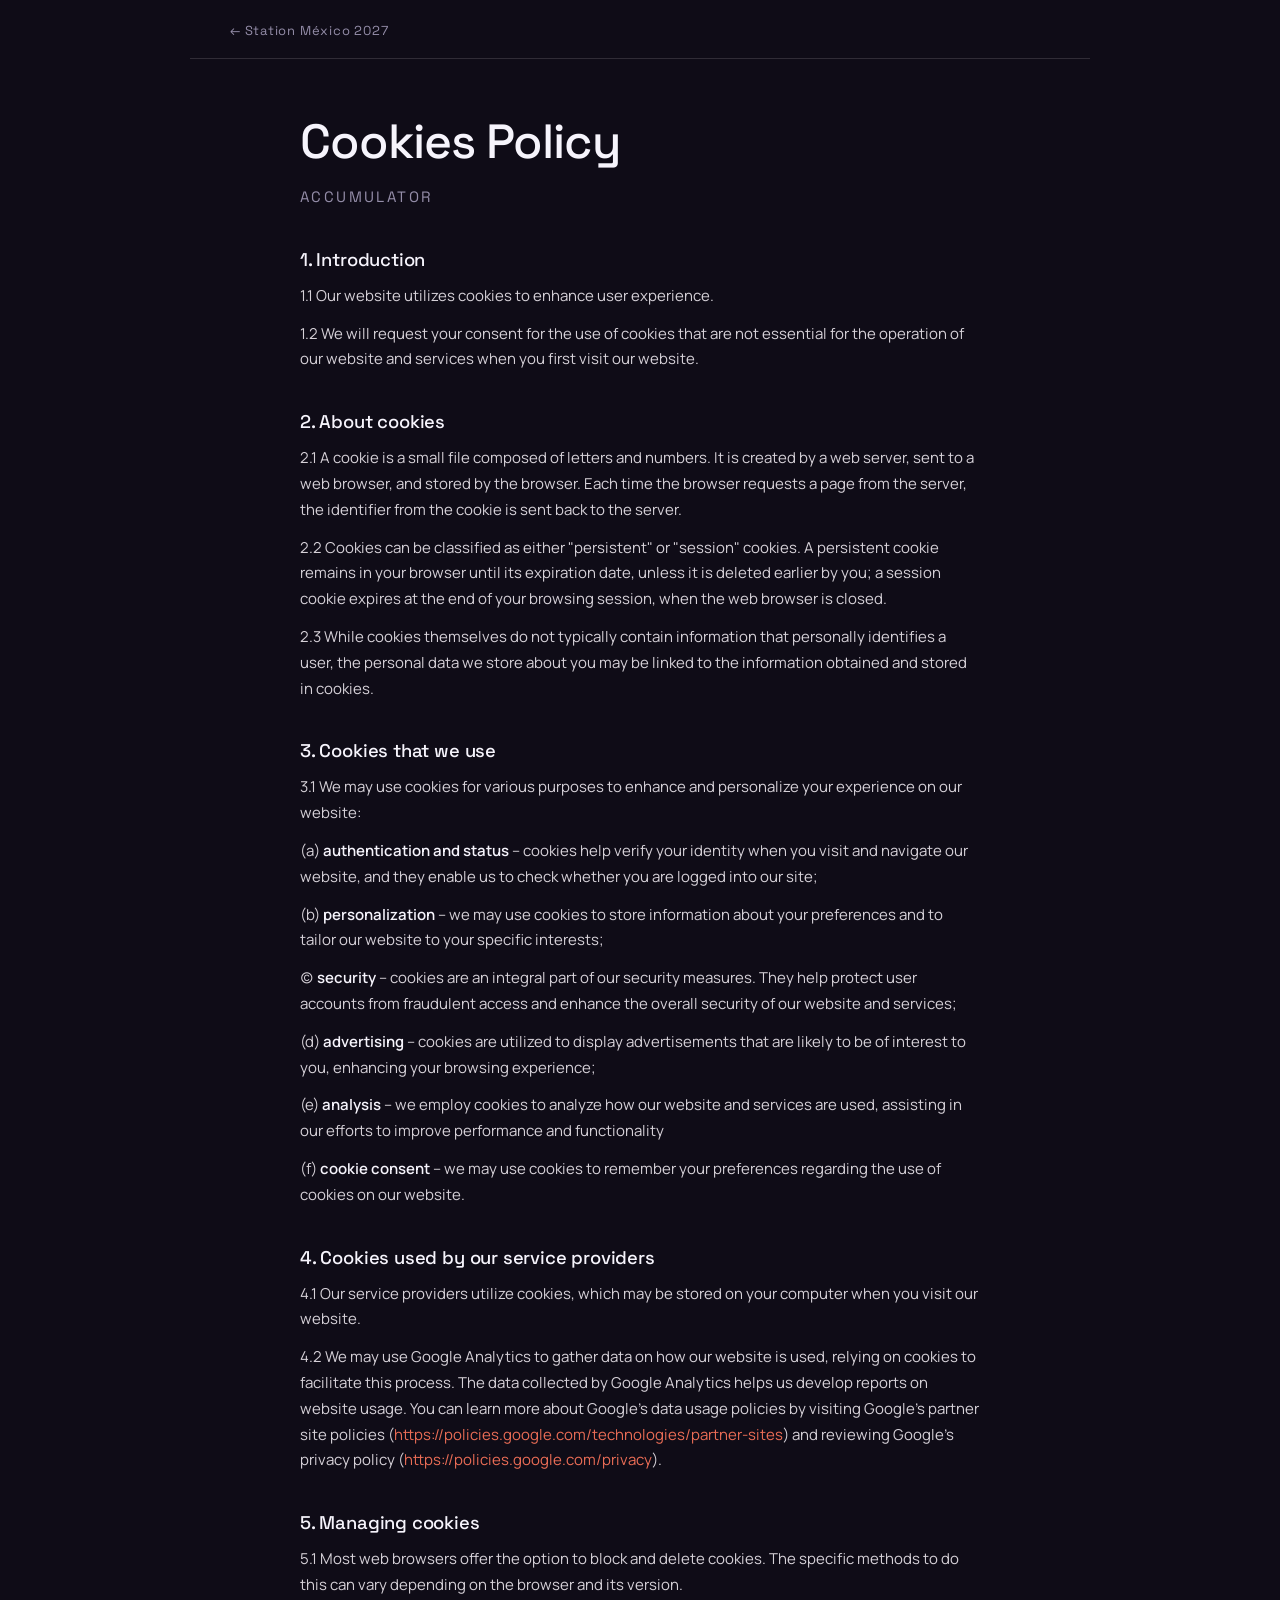
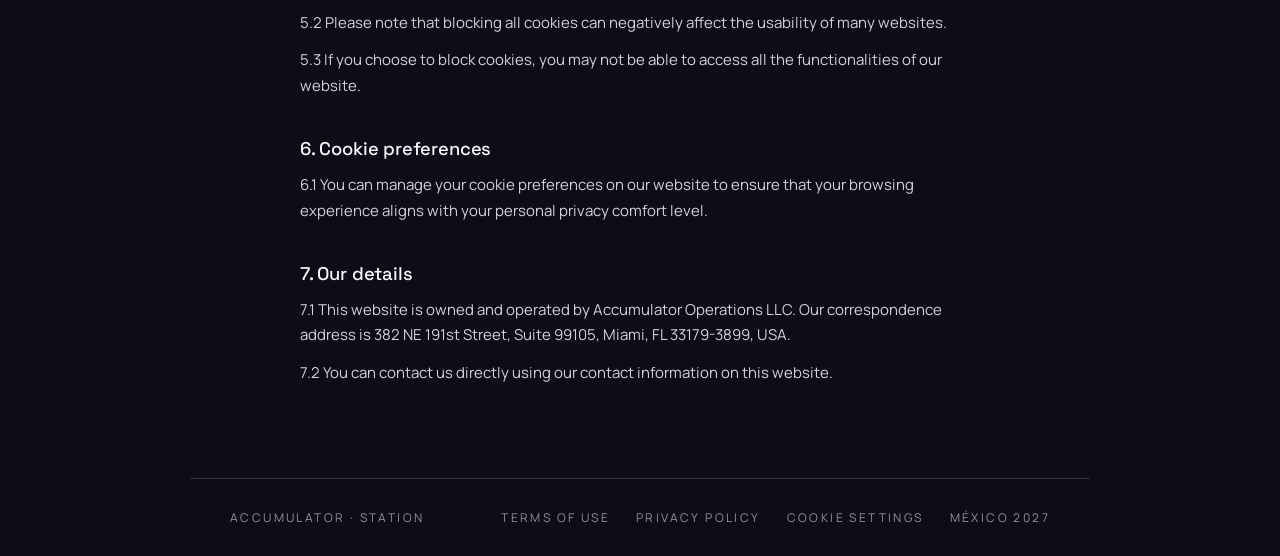
<file: cookies-policy.html>
<!doctype html>
<html lang="en">
<head>
<meta charset="utf-8">
<meta name="viewport" content="width=device-width, initial-scale=1">
  <script>
  (function(){
    // Analytics + Cookiebot consent, live on my-accumulator.com. cbid below = Kate's own Cookiebot
    // domain group (company account was inaccessible). To disable: set ANALYTICS_ENABLED = false.
    var ANALYTICS_ENABLED = true;
    if (!ANALYTICS_ENABLED) return;
    if (!location.hostname.endsWith('my-accumulator.com')) return;
    // Google Consent Mode v2 — declare defaults as DENIED *before* any Google tag loads,
    // so no analytics cookies are written until the visitor accepts via Cookiebot.
    window.dataLayer = window.dataLayer || [];
    window.gtag = function(){ dataLayer.push(arguments); };
    gtag('consent', 'default', {
      ad_storage: 'denied', ad_user_data: 'denied', ad_personalization: 'denied',
      analytics_storage: 'denied', personalization_storage: 'denied',
      functionality_storage: 'denied', security_storage: 'granted',
      wait_for_update: 500
    });
    // Cookiebot loads first; on the visitor's choice it sends gtag('consent','update',…) to GCM.
    document.write('<script id="Cookiebot" src="https://consent.cookiebot.com/uc.js" data-cbid="0a416b41-1f0d-44e0-8313-e5042317f7e1" data-blockingmode="auto" type="text/javascript"><\/script>');
    // Google Analytics — honours the consent state above (no cookies until analytics_storage is granted).
    document.write('<script async src="https://www.googletagmanager.com/gtag/js?id=G-2END61WVHH"><\/script>');
    gtag('js', new Date());
    gtag('config', 'G-2END61WVHH');
  })();
  </script>
<meta name="robots" content="noindex, nofollow">
<title>Cookies Policy — Accumulator Station</title>
<link rel="icon" type="image/png" href="images/favicon-new.png">
<link rel="preconnect" href="https://fonts.gstatic.com" crossorigin><link href="https://fonts.googleapis.com/css2?family=Space+Grotesk:wght@400;500;700&family=Manrope:wght@400;500;600;700&display=swap" rel="stylesheet">
<style>
:root{ --paper:#0f0c17; --paper-2:#181022; --clay:#eb6d56; --ink:#f6f4fc; --ink-2:#d6d1d8; --ink-soft:#948da8; --line:rgba(214,209,216,.16); }
*{ box-sizing:border-box; }
body{ margin:0; background:var(--paper); color:var(--ink-2); font-family:'Manrope',system-ui,sans-serif; -webkit-font-smoothing:antialiased; }
a{ color:var(--clay); text-decoration:none; } a:hover{ text-decoration:underline; }
.lh{ border-bottom:1px solid var(--line); padding:18px 40px; max-width:900px; margin:0 auto; }
.lh .back{ font-family:'Space Grotesk',sans-serif; font-size:13px; letter-spacing:.06em; color:var(--ink-soft); }
.lh .back:hover{ color:var(--clay); text-decoration:none; }
main.legal{ max-width:760px; margin:0 auto; padding:52px 40px 80px; }
.legal-title{ font-family:'Space Grotesk',sans-serif; font-weight:500; font-size:clamp(2rem,5vw,3rem); letter-spacing:-.02em; color:var(--ink); margin:0 0 6px; }
.legal-meta{ font-family:'Space Grotesk',sans-serif; font-size:12px; letter-spacing:.16em; text-transform:uppercase; color:var(--ink-soft); margin:0 0 40px; }
main.legal h3{ font-family:'Space Grotesk',sans-serif; font-weight:500; font-size:1.15rem; color:var(--ink); margin:38px 0 4px; letter-spacing:-.01em; }
main.legal h4{ font-family:'Space Grotesk',sans-serif; font-weight:500; font-size:1rem; color:var(--ink); margin:26px 0 2px; }
main.legal p{ font-size:15px; line-height:1.72; margin:12px 0; }
main.legal strong{ color:var(--ink); font-weight:600; }
main.legal ul, main.legal ol{ padding-left:22px; margin:12px 0; } main.legal li{ font-size:15px; line-height:1.7; margin:6px 0; }
footer.f{ display:flex; justify-content:space-between; flex-wrap:wrap; gap:14px 26px; padding:30px 40px; max-width:900px; margin:0 auto; font-size:12px; letter-spacing:.2em; text-transform:uppercase; color:var(--ink-soft); border-top:1px solid var(--line); }
footer.f .f-right{ display:flex; gap:26px; align-items:center; flex-wrap:wrap; }
footer.f a{ color:inherit; } footer.f a:hover{ color:var(--clay); text-decoration:none; }
@media(max-width:560px){ .lh,main.legal,footer.f{ padding-left:22px; padding-right:22px; } }
</style>
</head>
<body>
<header class="lh"><a class="back" href="./">← Station México 2027</a></header>
<main class="legal"><h1 class="legal-title">Cookies Policy</h1><p class="legal-meta">Accumulator</p><h3>1. Introduction</h3><p>1.1 Our website utilizes cookies to enhance user experience.</p><p>1.2 We will request your consent for the use of cookies that are not essential for the operation of our website and services when you first visit our website.</p><h3>2. About cookies</h3><p>2.1 A cookie is a small file composed of letters and numbers. It is created by a web server, sent to a web browser, and stored by the browser. Each time the browser requests a page from the server, the identifier from the cookie is sent back to the server.</p><p>2.2 Cookies can be classified as either &quot;persistent&quot; or &quot;session&quot; cookies. A persistent cookie remains in your browser until its expiration date, unless it is deleted earlier by you; a session cookie expires at the end of your browsing session, when the web browser is closed.</p><p>2.3 While cookies themselves do not typically contain information that personally identifies a user, the personal data we store about you may be linked to the information obtained and stored in cookies.</p><h3>3. Cookies that we use</h3><p>3.1 We may use cookies for various purposes to enhance and personalize your experience on our website:</p><p>(a) <strong>authentication and status</strong> – cookies help verify your identity when you visit and navigate our website, and they enable us to check whether you are logged into our site;</p><p>(b) <strong>personalization</strong> – we may use cookies to store information about your preferences and to tailor our website to your specific interests;</p><p>(c) <strong>security</strong> – cookies are an integral part of our security measures. They help protect user accounts from fraudulent access and enhance the overall security of our website and services;</p><p>(d) <strong>advertising</strong> – cookies are utilized to display advertisements that are likely to be of interest to you, enhancing your browsing experience;</p><p>(e) <strong>analysis</strong> – we employ cookies to analyze how our website and services are used, assisting in our efforts to improve performance and functionality</p><p>(f) <strong>cookie consent</strong> – we may use cookies to remember your preferences regarding the use of cookies on our website.</p><h3>4. Cookies used by our service providers</h3><p>4.1 Our service providers utilize cookies, which may be stored on your computer when you visit our website.</p><p>4.2 We may use Google Analytics to gather data on how our website is used, relying on cookies to facilitate this process. The data collected by Google Analytics helps us develop reports on website usage. You can learn more about Google&#x27;s data usage policies by visiting Google&#x27;s partner site policies (<a href="https://policies.google.com/technologies/partner-sites" target="_blank" rel="noopener noreferrer">https://policies.google.com/technologies/partner-sites</a>) and reviewing Google&#x27;s privacy policy (<a href="https://policies.google.com/privacy" target="_blank" rel="noopener noreferrer">https://policies.google.com/privacy</a>).</p><h3>5. Managing cookies</h3><p>5.1 Most web browsers offer the option to block and delete cookies. The specific methods to do this can vary depending on the browser and its version.</p><p>5.2 Please note that blocking all cookies can negatively affect the usability of many websites.</p><p>5.3 If you choose to block cookies, you may not be able to access all the functionalities of our website.</p><h3>6. Cookie preferences</h3><p>6.1 You can manage your cookie preferences on our website to ensure that your browsing experience aligns with your personal privacy comfort level.</p><h3>7. Our details</h3><p>7.1 This website is owned and operated by Accumulator Operations LLC. Our correspondence address is 382 NE 191st Street, Suite 99105, Miami, FL 33179-3899, USA.</p><p>7.2 You can contact us directly using our contact information on this website.</p></main>
<footer class="f"><span>accumulator · station</span><span class="f-right"><a href="terms-of-use.html">Terms of Use</a><a href="privacy-policy.html">Privacy Policy</a><a href="#" onclick="if(window.Cookiebot){Cookiebot.renew();}return false;">Cookie Settings</a><span>México 2027</span></span></footer>
</body>
</html>
</file>
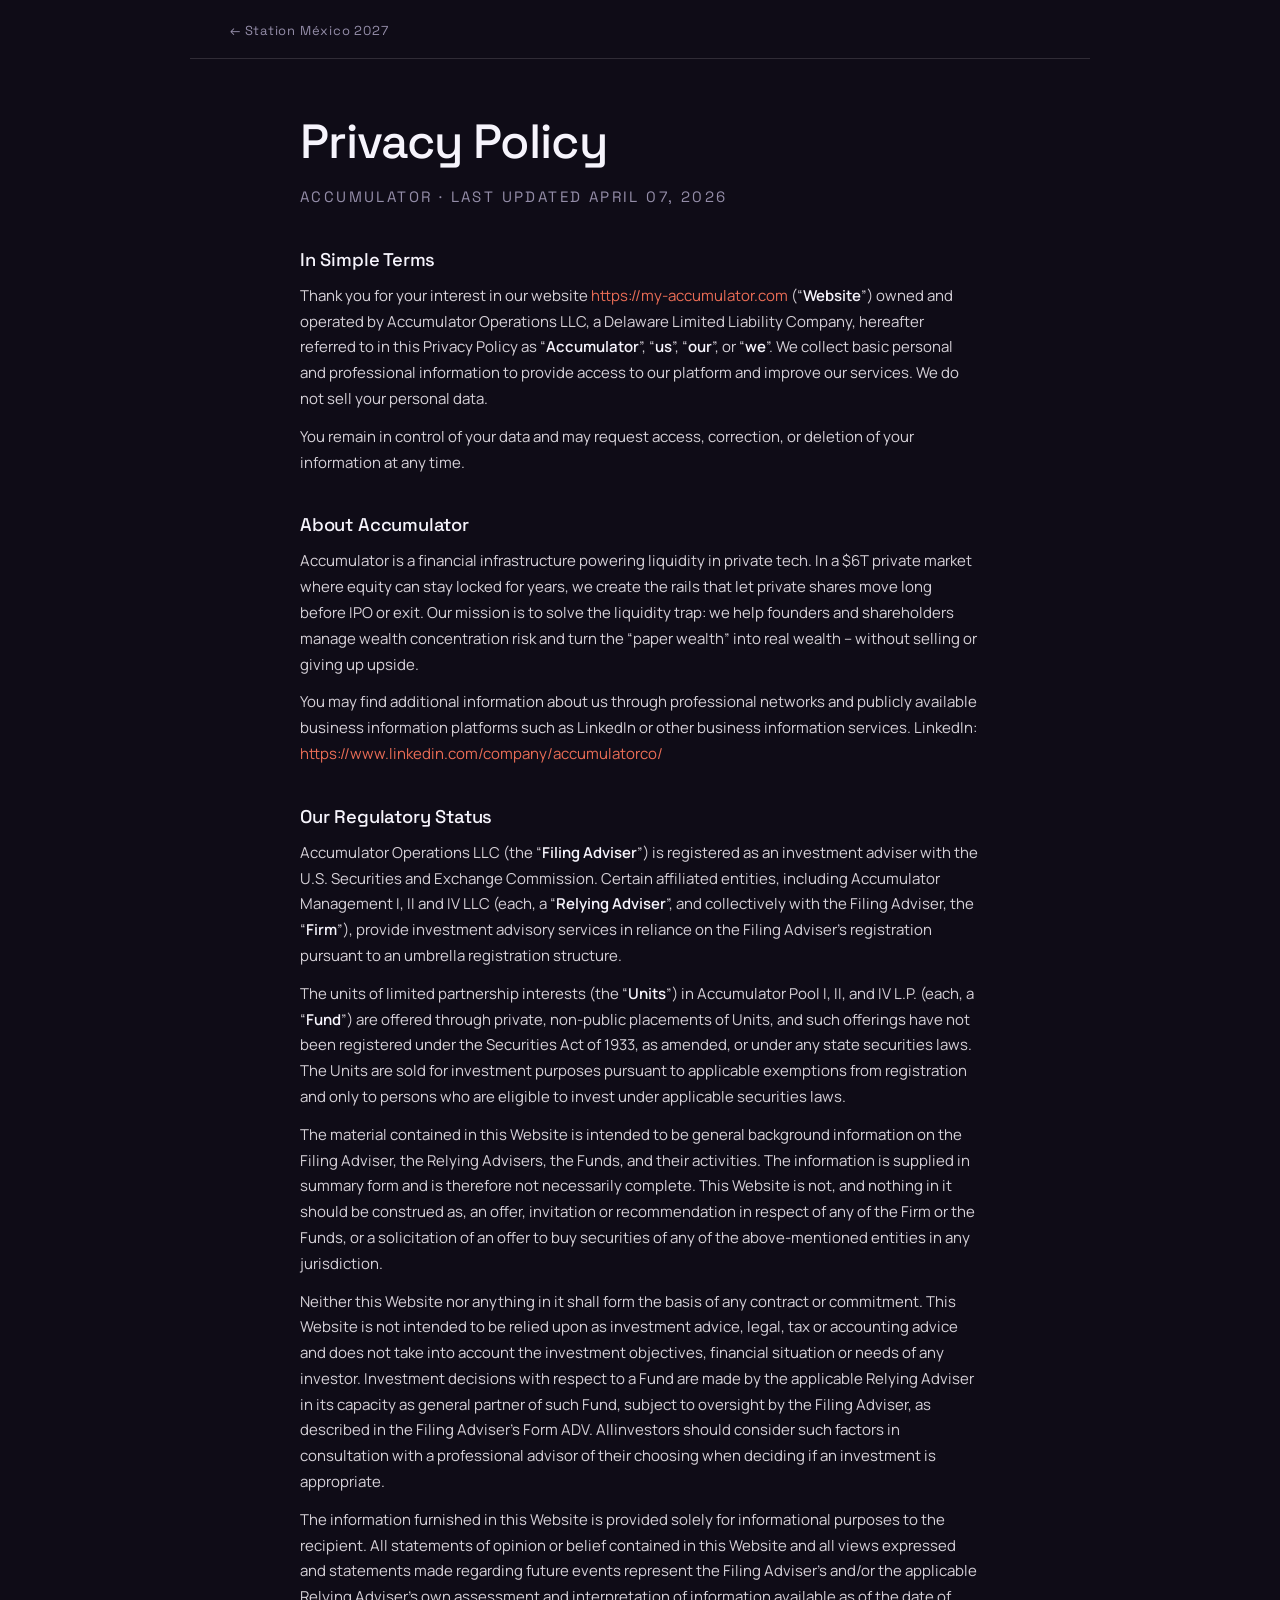
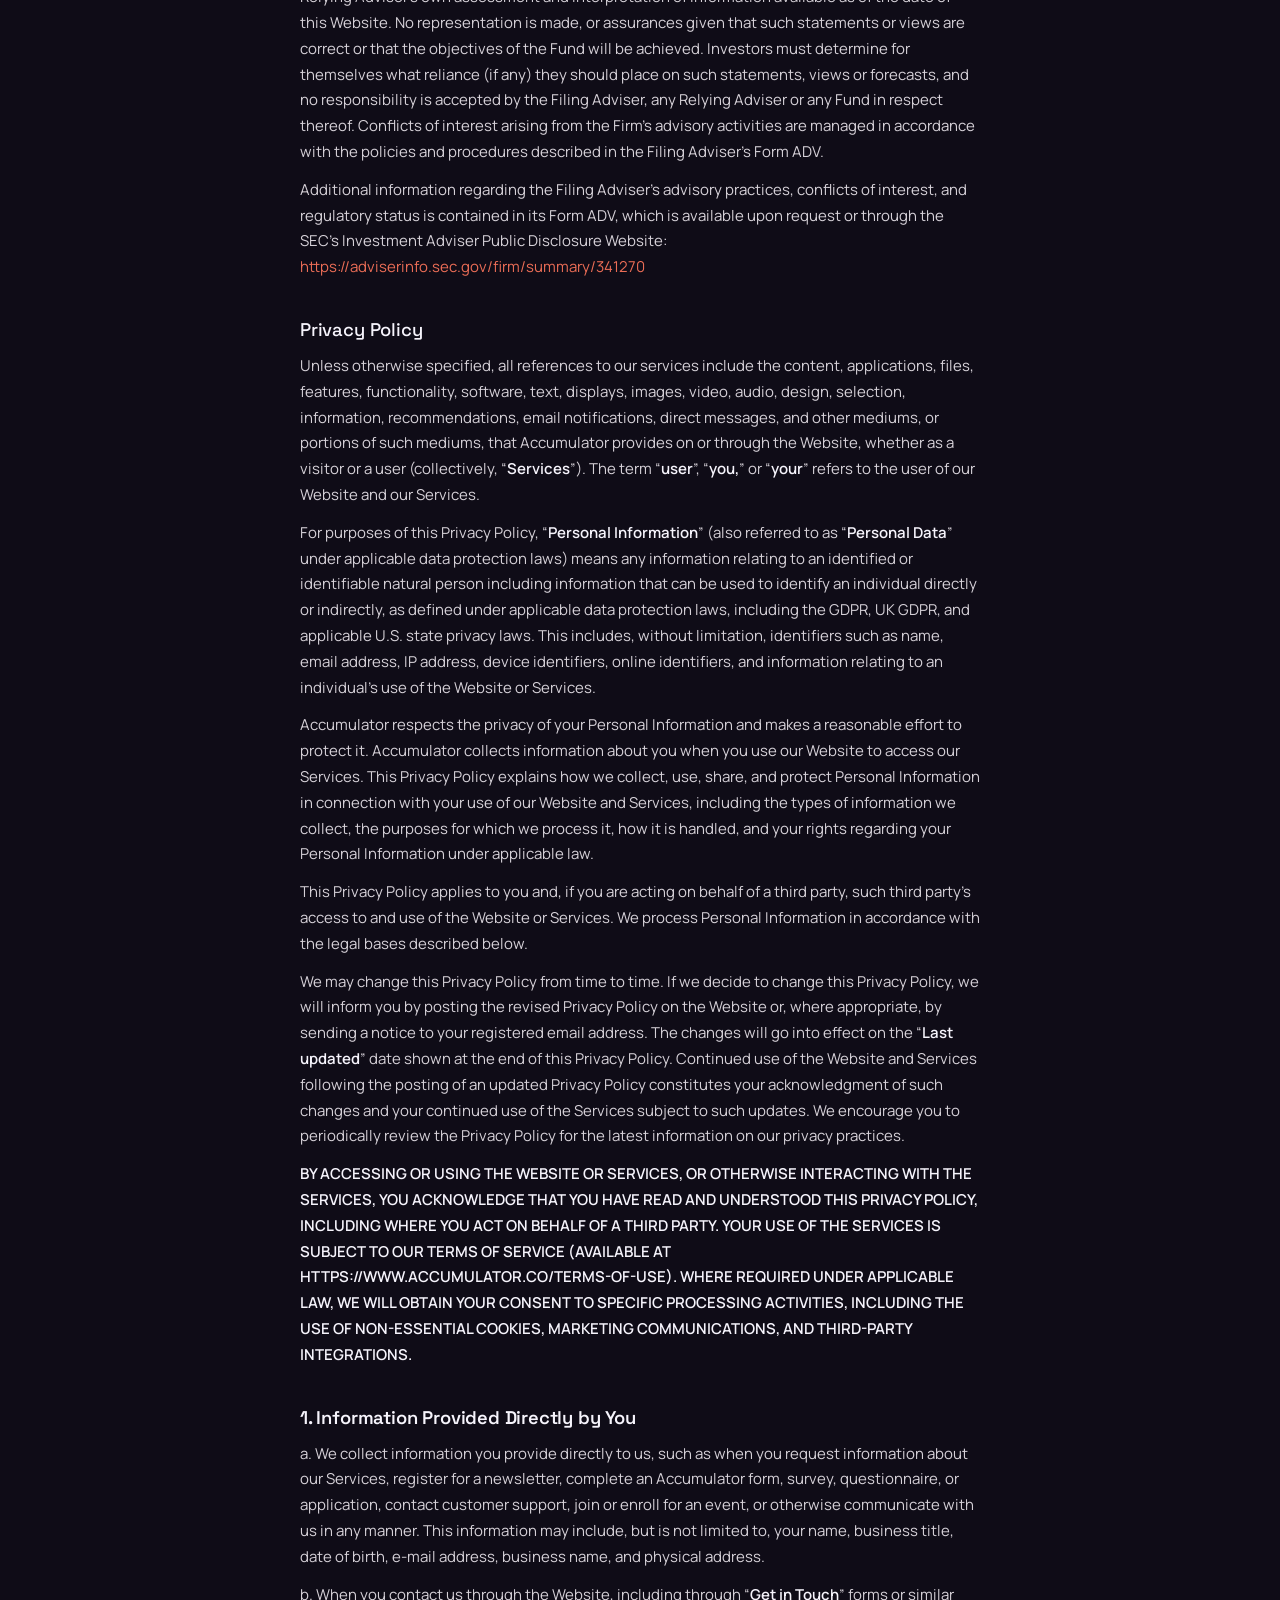
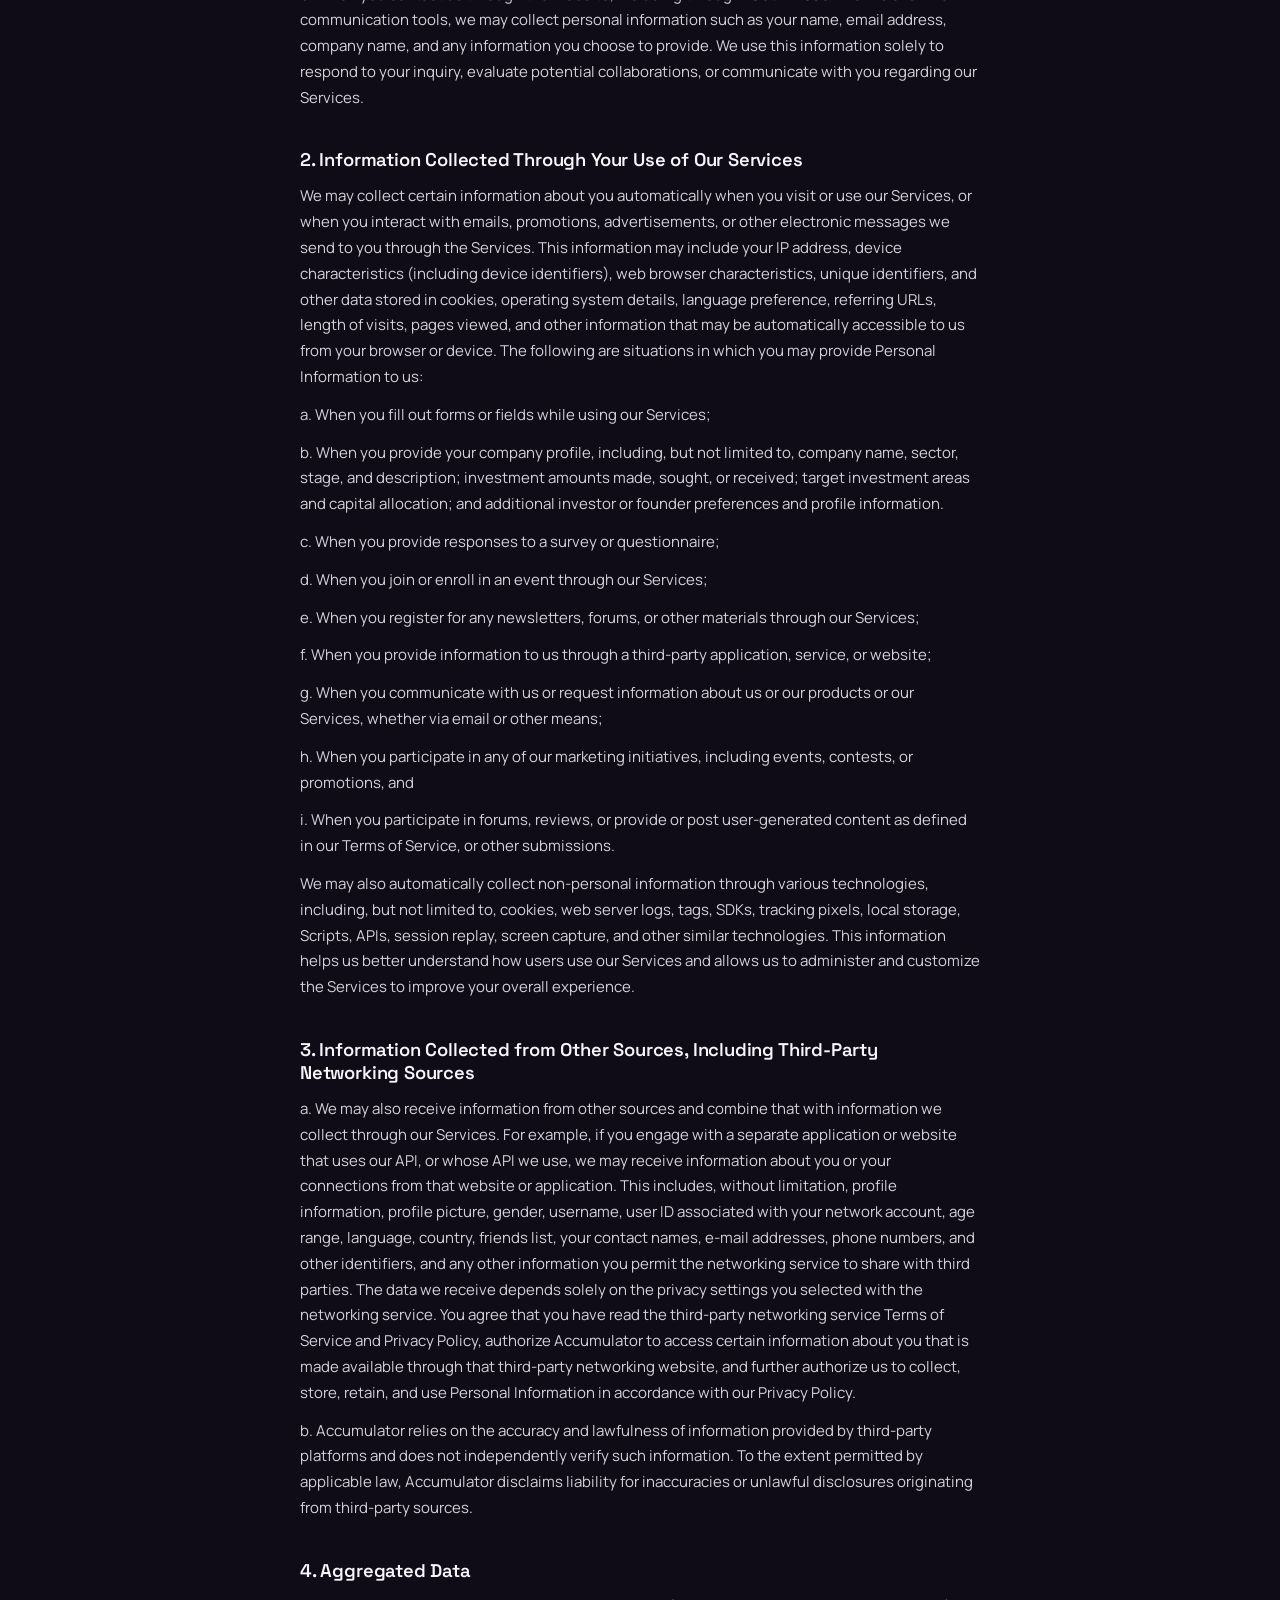
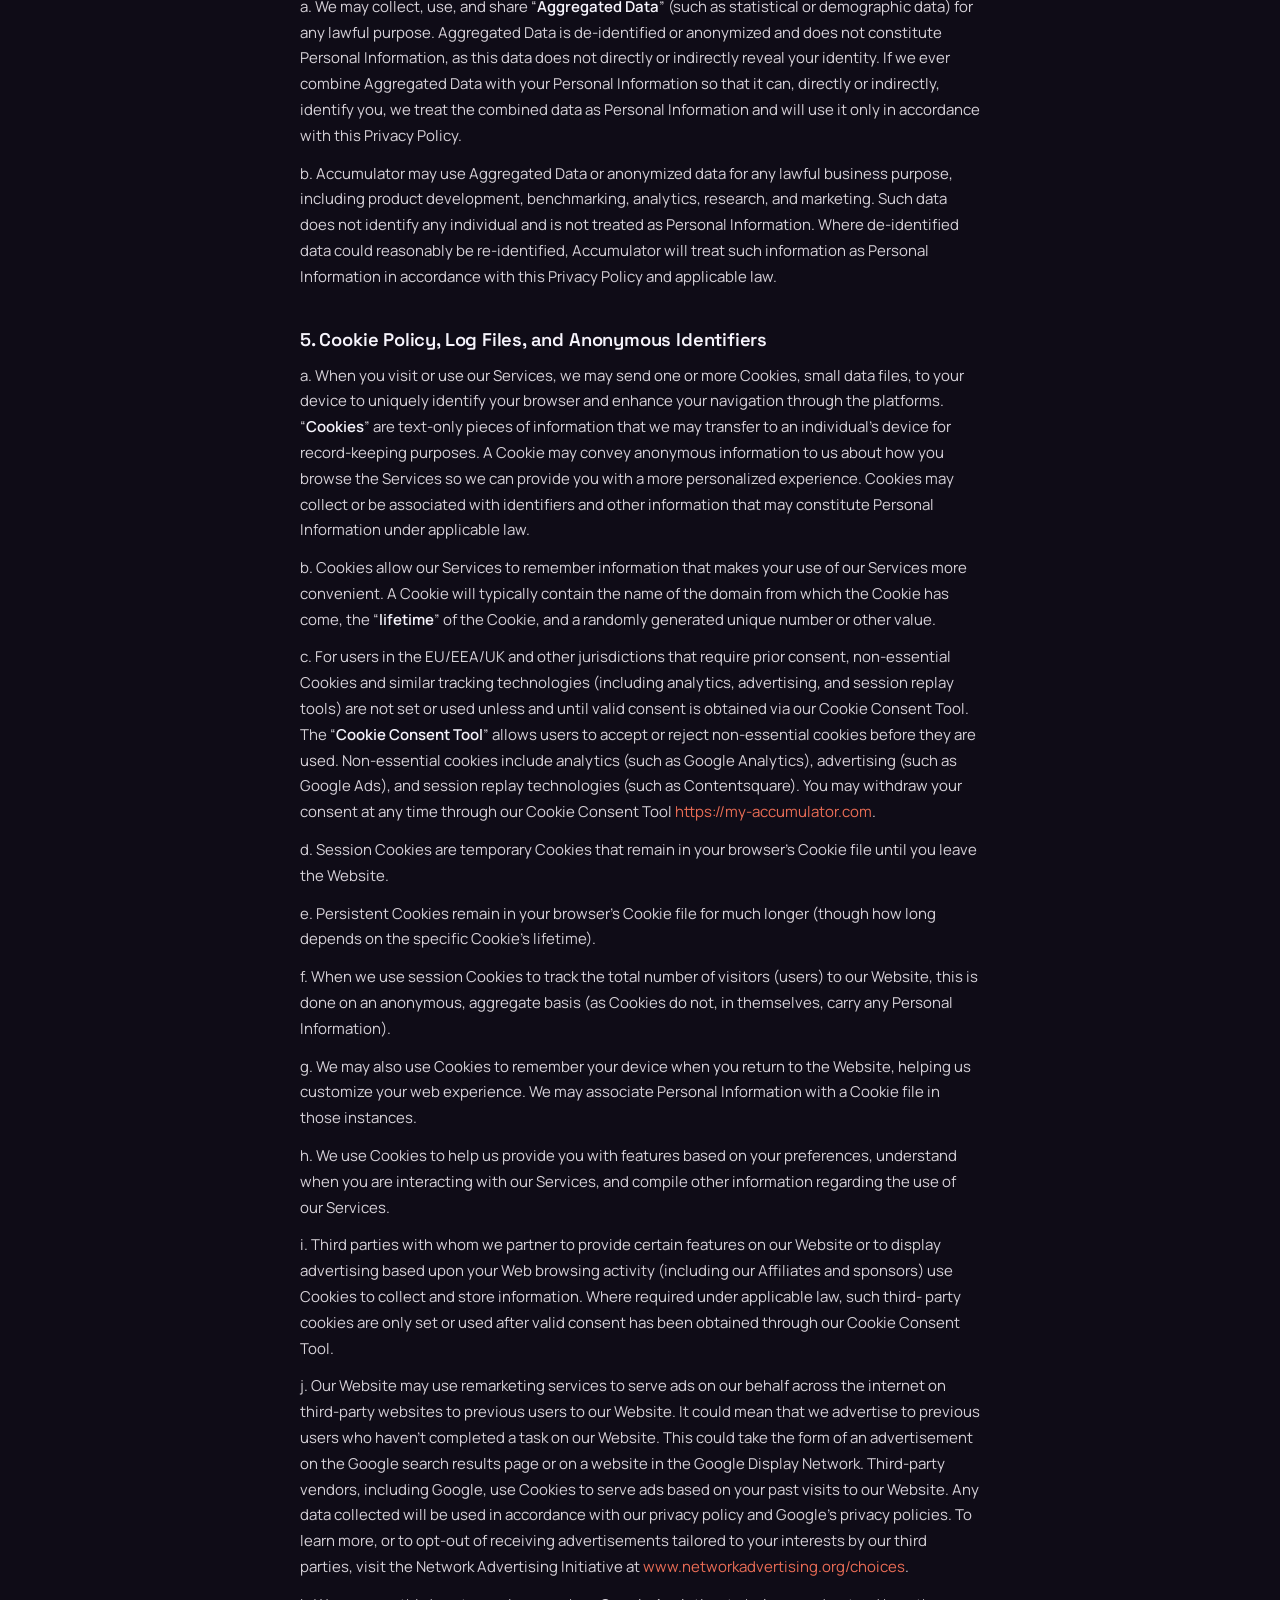
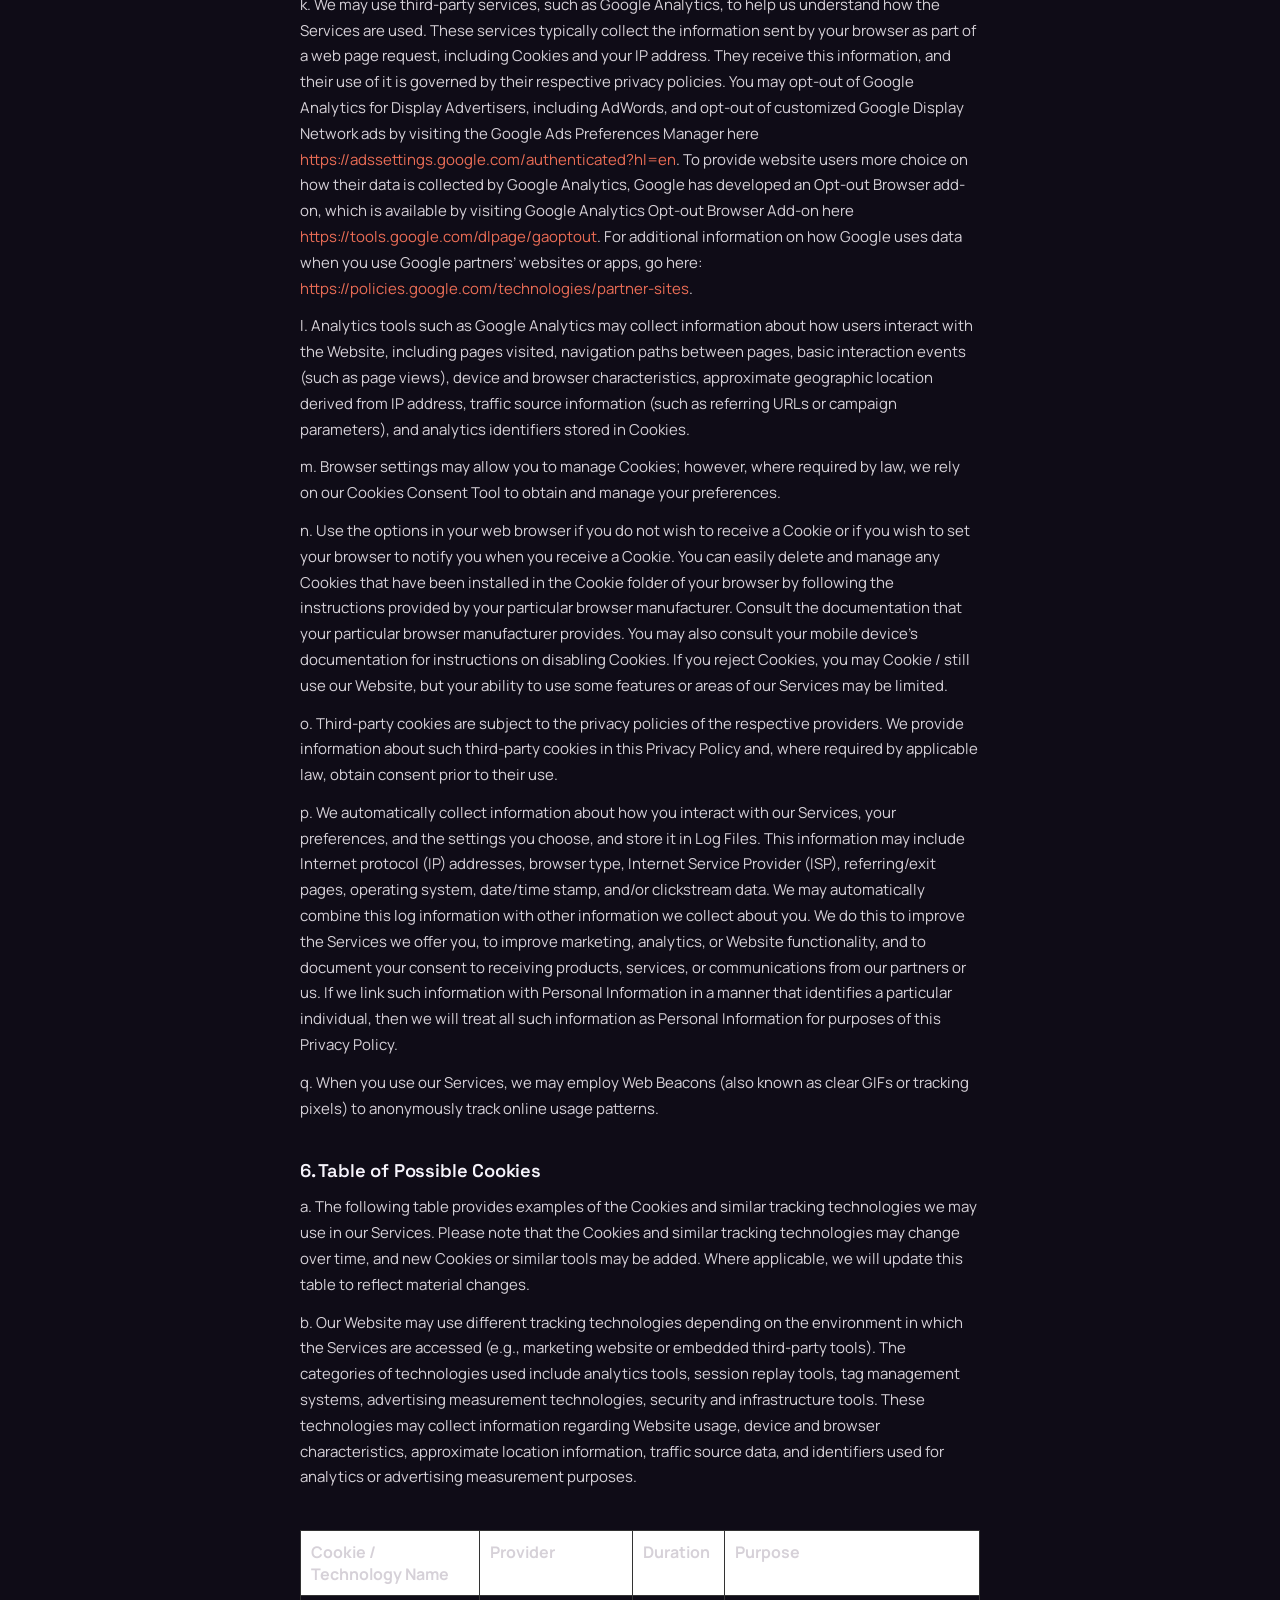
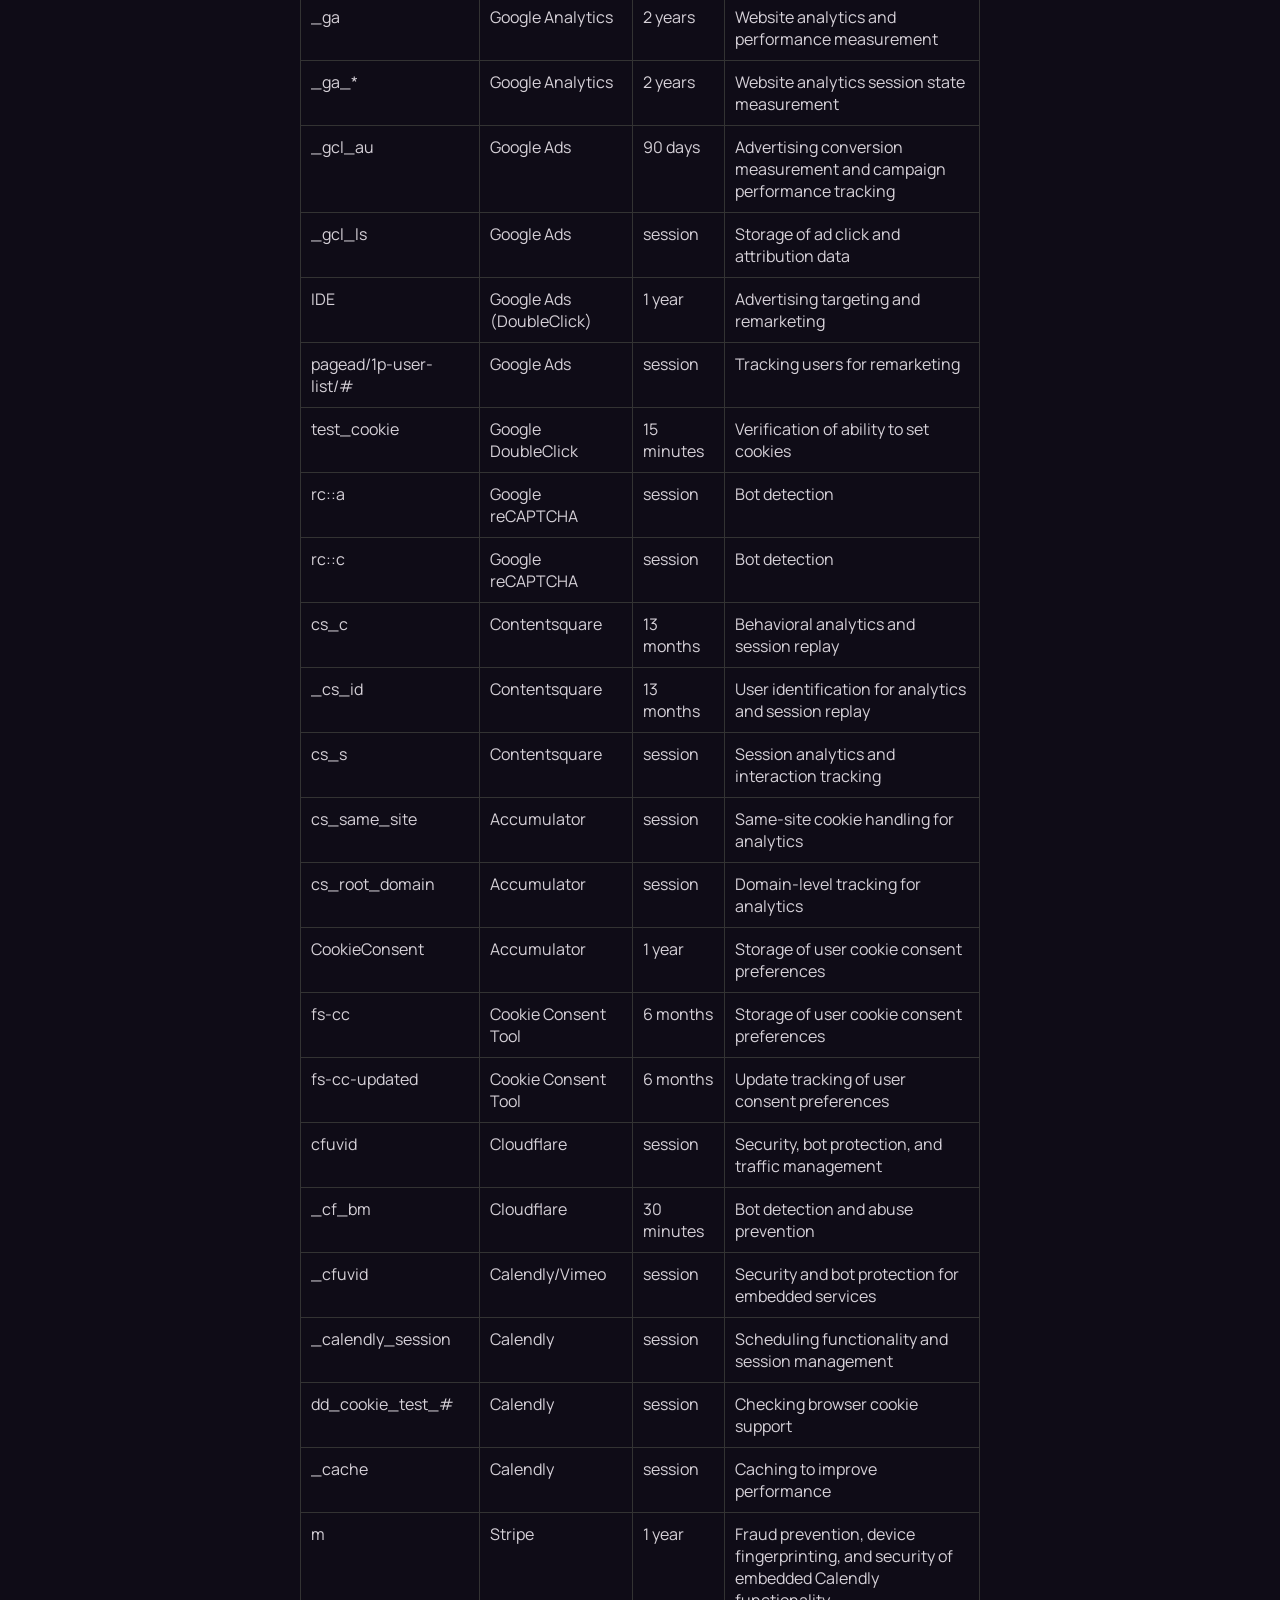
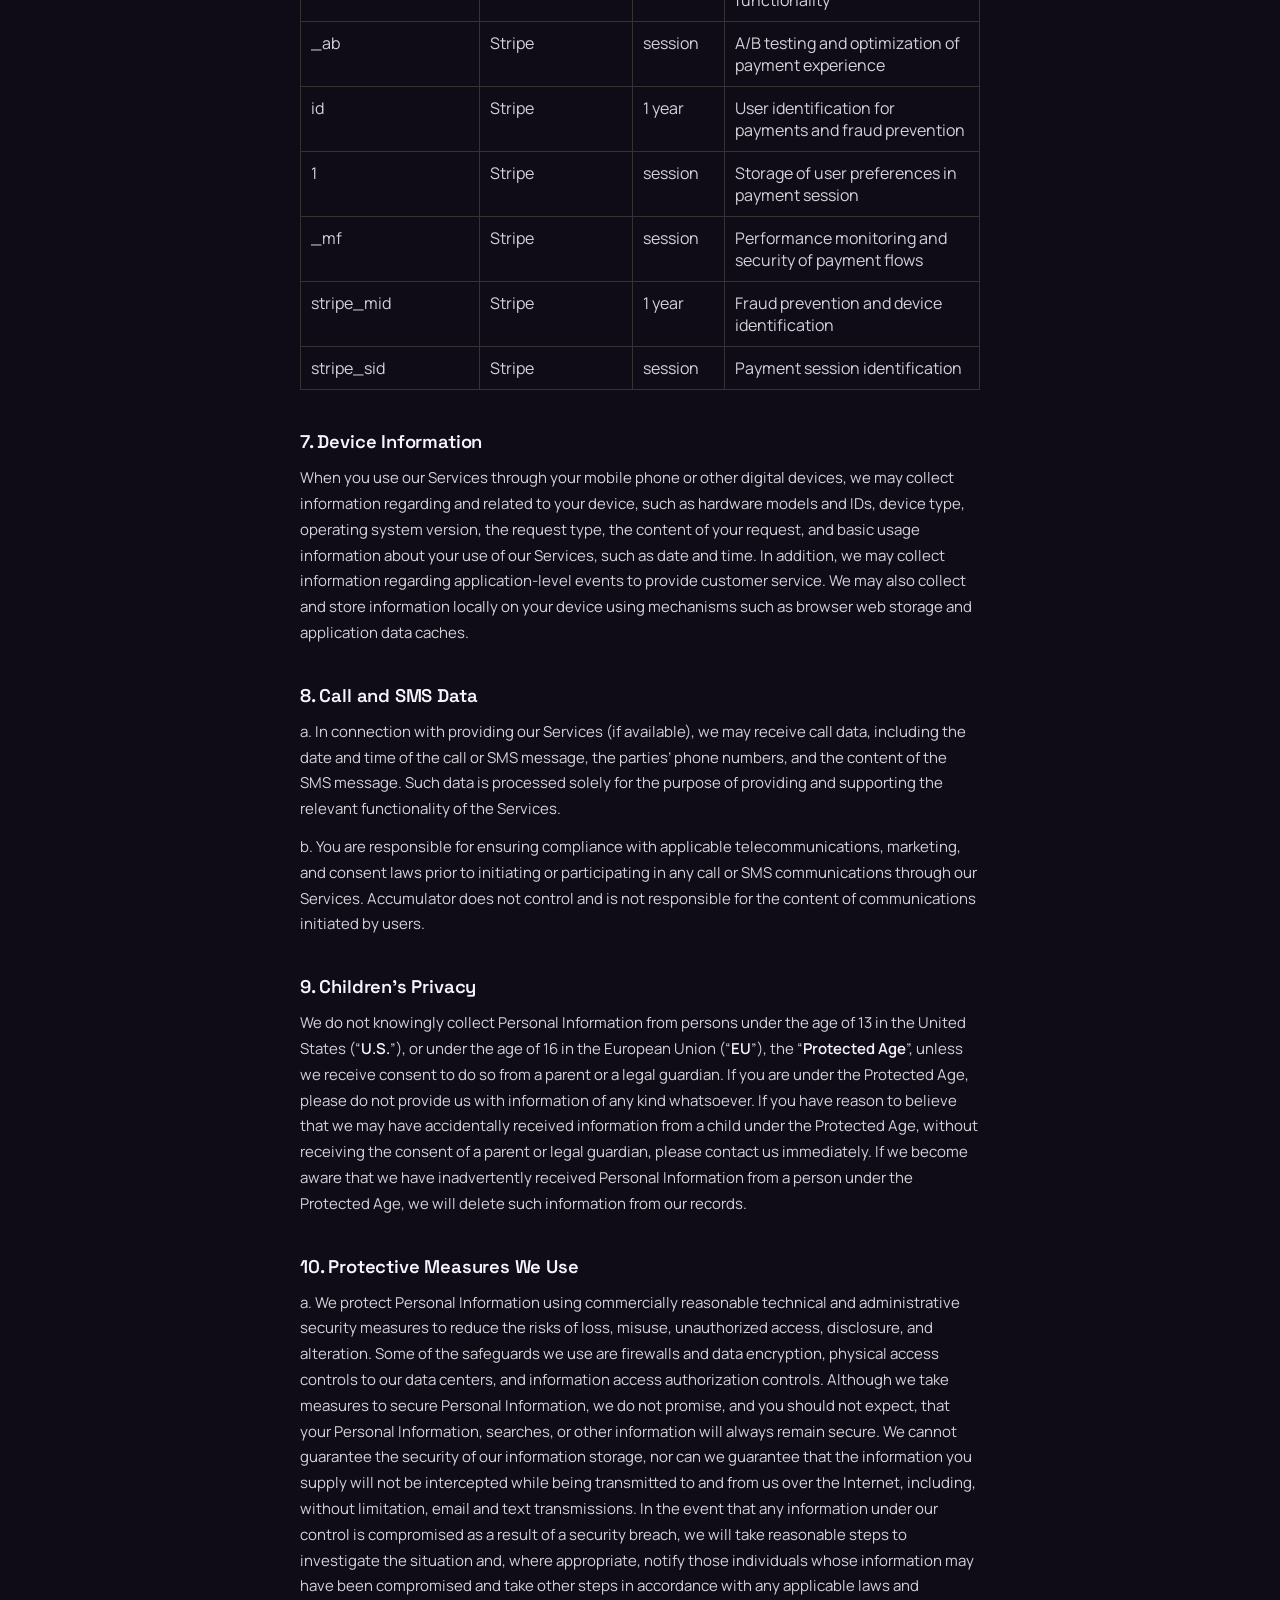
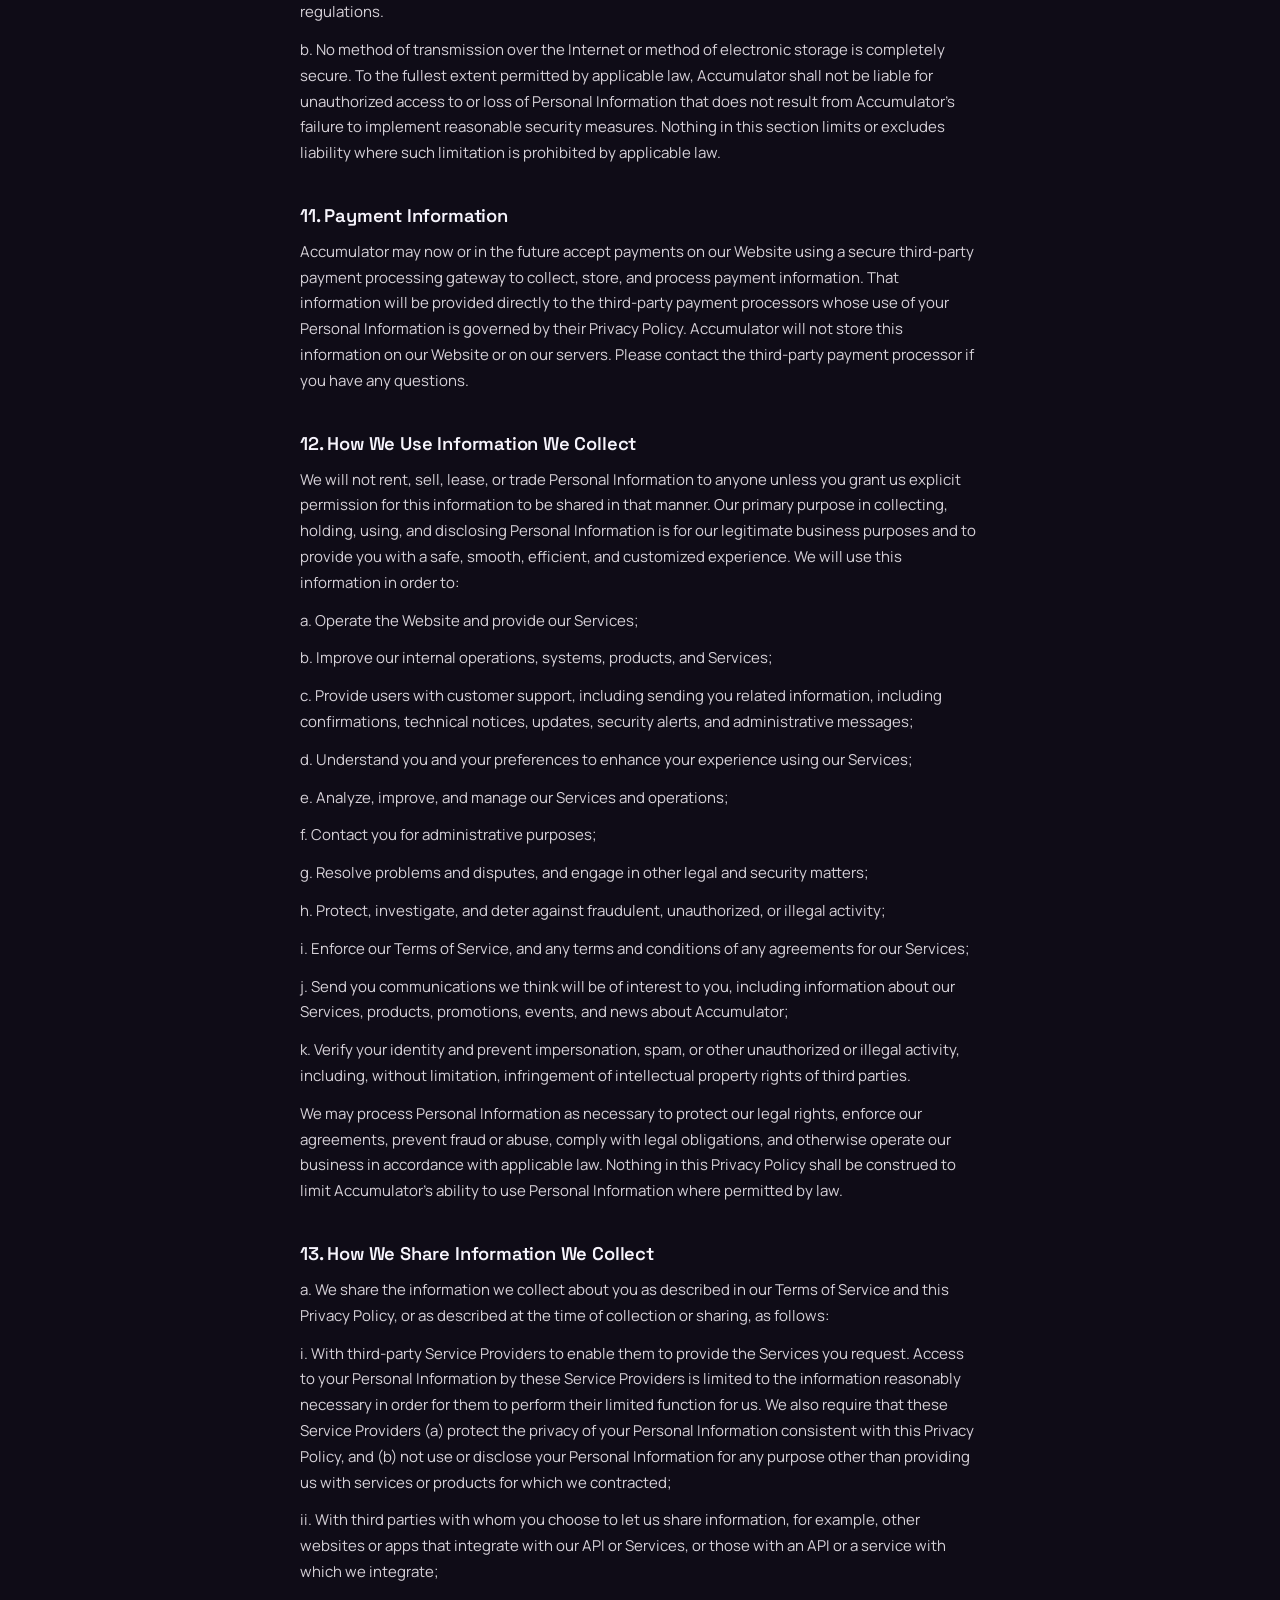
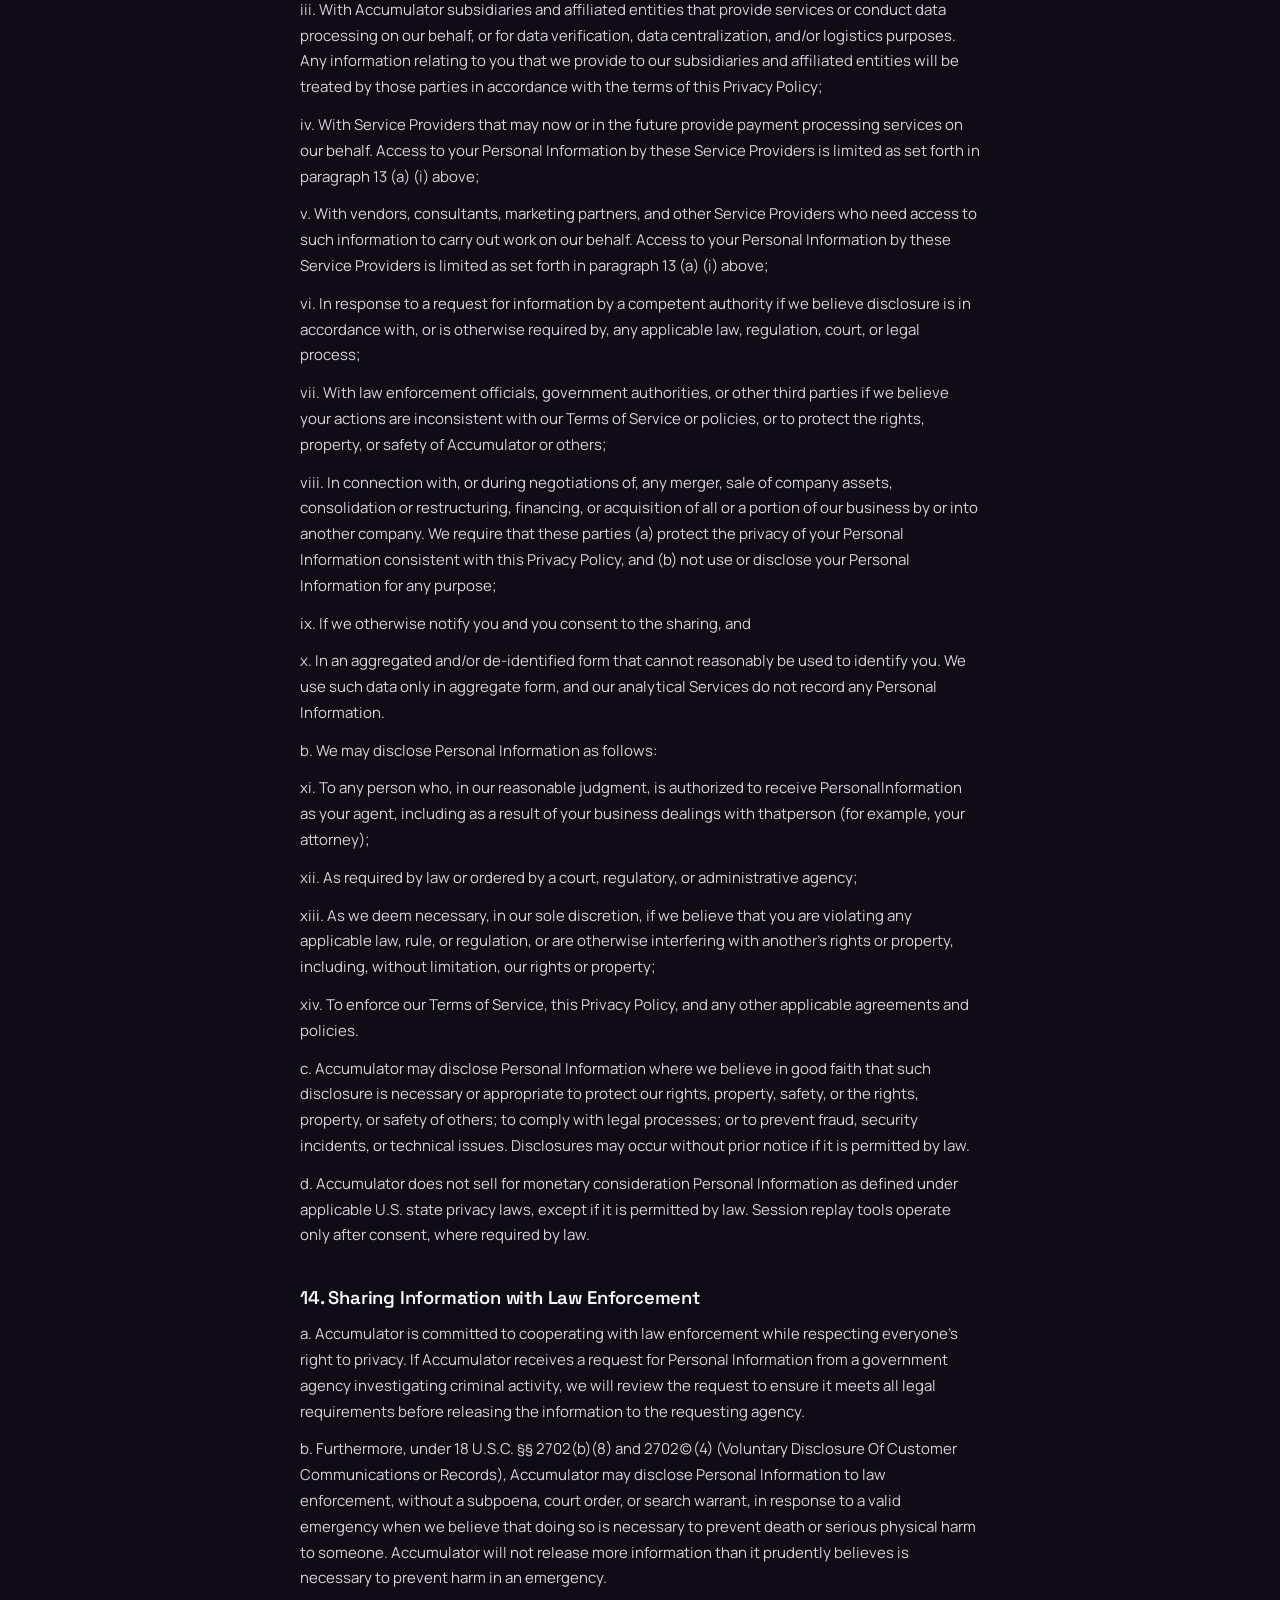
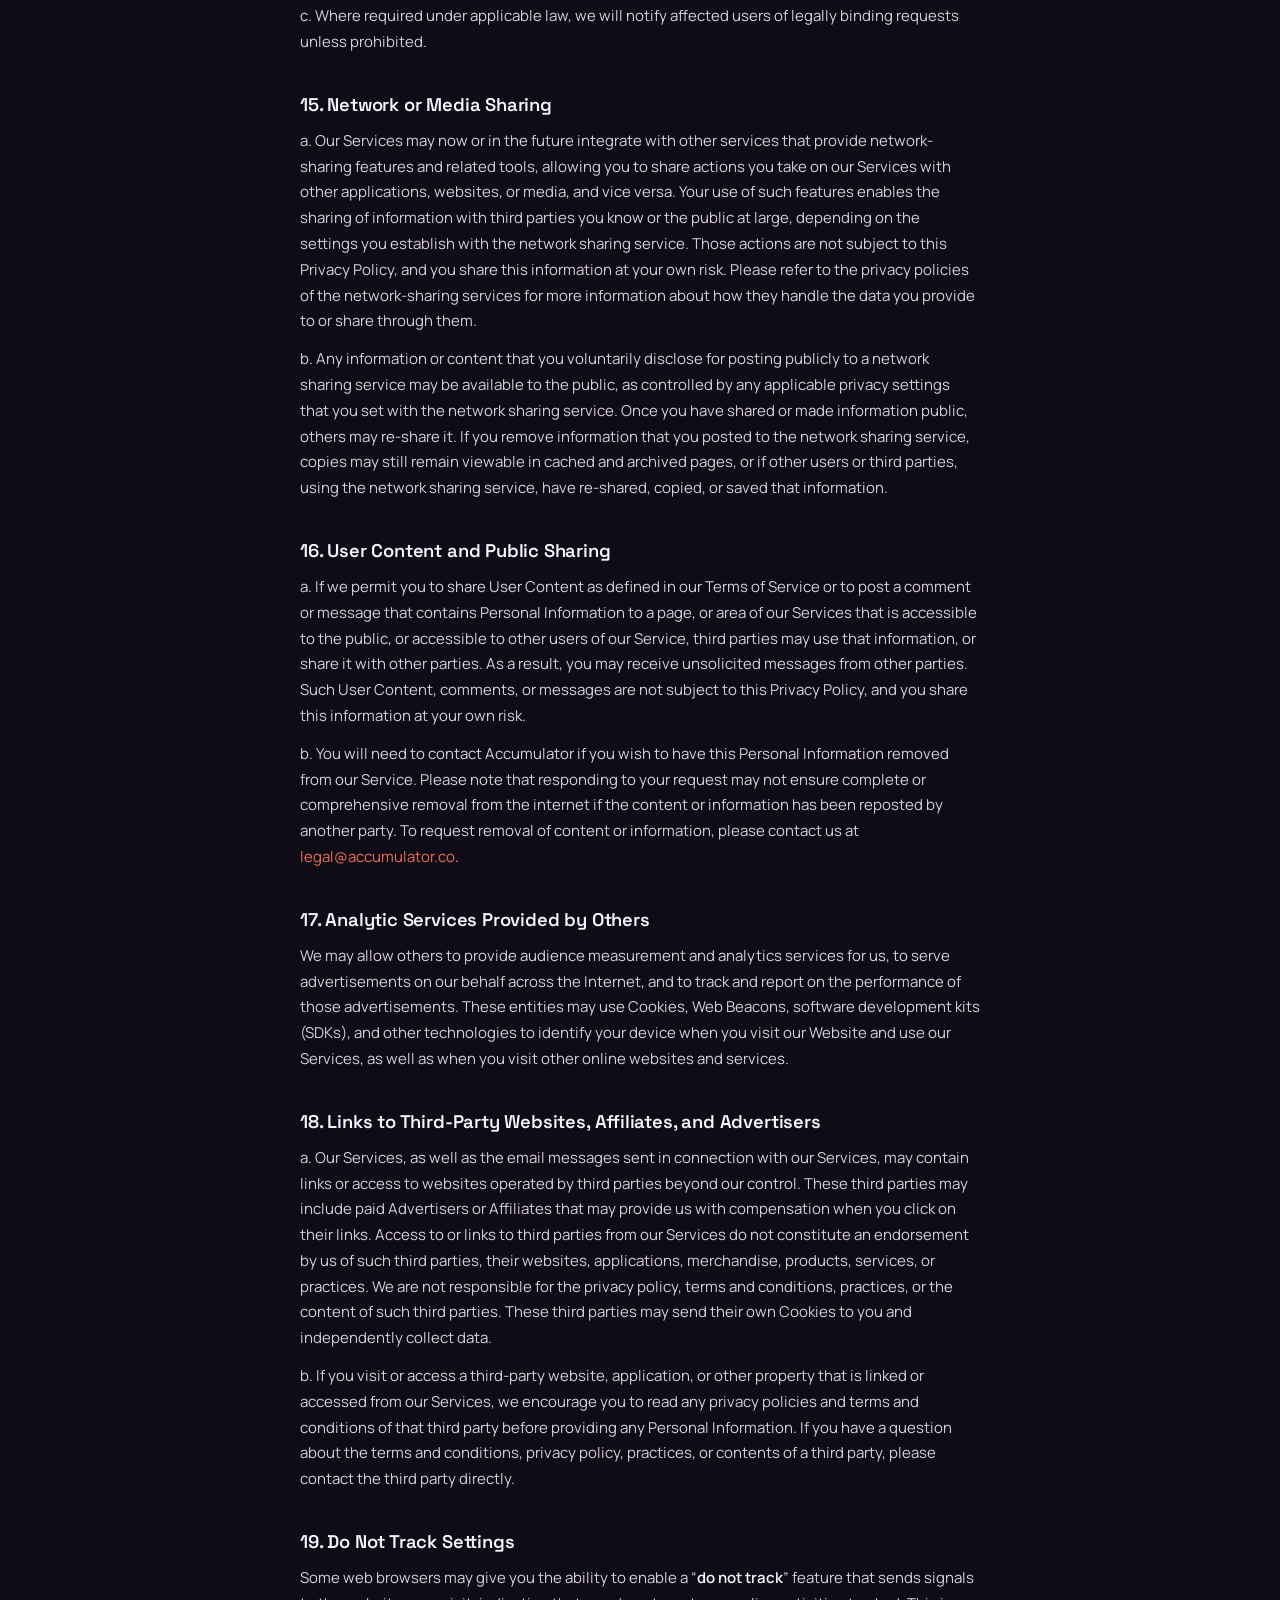
<file: privacy-policy.html>
<!doctype html>
<html lang="en">
<head>
<meta charset="utf-8">
<meta name="viewport" content="width=device-width, initial-scale=1">
  <script>
  (function(){
    // Analytics + Cookiebot consent, live on my-accumulator.com. cbid below = Kate's own Cookiebot
    // domain group (company account was inaccessible). To disable: set ANALYTICS_ENABLED = false.
    var ANALYTICS_ENABLED = true;
    if (!ANALYTICS_ENABLED) return;
    if (!location.hostname.endsWith('my-accumulator.com')) return;
    // Google Consent Mode v2 — declare defaults as DENIED *before* any Google tag loads,
    // so no analytics cookies are written until the visitor accepts via Cookiebot.
    window.dataLayer = window.dataLayer || [];
    window.gtag = function(){ dataLayer.push(arguments); };
    gtag('consent', 'default', {
      ad_storage: 'denied', ad_user_data: 'denied', ad_personalization: 'denied',
      analytics_storage: 'denied', personalization_storage: 'denied',
      functionality_storage: 'denied', security_storage: 'granted',
      wait_for_update: 500
    });
    // Cookiebot loads first; on the visitor's choice it sends gtag('consent','update',…) to GCM.
    document.write('<script id="Cookiebot" src="https://consent.cookiebot.com/uc.js" data-cbid="0a416b41-1f0d-44e0-8313-e5042317f7e1" data-blockingmode="auto" type="text/javascript"><\/script>');
    // Google Analytics — honours the consent state above (no cookies until analytics_storage is granted).
    document.write('<script async src="https://www.googletagmanager.com/gtag/js?id=G-2END61WVHH"><\/script>');
    gtag('js', new Date());
    gtag('config', 'G-2END61WVHH');
  })();
  </script>
<meta name="robots" content="noindex, nofollow">
<title>Privacy Policy — Accumulator Station</title>
<link rel="icon" type="image/png" href="images/favicon-new.png">
<link rel="preconnect" href="https://fonts.gstatic.com" crossorigin><link href="https://fonts.googleapis.com/css2?family=Space+Grotesk:wght@400;500;700&family=Manrope:wght@400;500;600;700&display=swap" rel="stylesheet">
<style>
:root{ --paper:#0f0c17; --paper-2:#181022; --clay:#eb6d56; --ink:#f6f4fc; --ink-2:#d6d1d8; --ink-soft:#948da8; --line:rgba(214,209,216,.16); }
*{ box-sizing:border-box; }
body{ margin:0; background:var(--paper); color:var(--ink-2); font-family:'Manrope',system-ui,sans-serif; -webkit-font-smoothing:antialiased; }
a{ color:var(--clay); text-decoration:none; } a:hover{ text-decoration:underline; }
.lh{ border-bottom:1px solid var(--line); padding:18px 40px; max-width:900px; margin:0 auto; }
.lh .back{ font-family:'Space Grotesk',sans-serif; font-size:13px; letter-spacing:.06em; color:var(--ink-soft); }
.lh .back:hover{ color:var(--clay); text-decoration:none; }
main.legal{ max-width:760px; margin:0 auto; padding:52px 40px 80px; }
.legal-title{ font-family:'Space Grotesk',sans-serif; font-weight:500; font-size:clamp(2rem,5vw,3rem); letter-spacing:-.02em; color:var(--ink); margin:0 0 6px; }
.legal-meta{ font-family:'Space Grotesk',sans-serif; font-size:12px; letter-spacing:.16em; text-transform:uppercase; color:var(--ink-soft); margin:0 0 40px; }
main.legal h3{ font-family:'Space Grotesk',sans-serif; font-weight:500; font-size:1.15rem; color:var(--ink); margin:38px 0 4px; letter-spacing:-.01em; }
main.legal h4{ font-family:'Space Grotesk',sans-serif; font-weight:500; font-size:1rem; color:var(--ink); margin:26px 0 2px; }
main.legal p{ font-size:15px; line-height:1.72; margin:12px 0; }
main.legal strong{ color:var(--ink); font-weight:600; }
main.legal ul, main.legal ol{ padding-left:22px; margin:12px 0; } main.legal li{ font-size:15px; line-height:1.7; margin:6px 0; }
footer.f{ display:flex; justify-content:space-between; flex-wrap:wrap; gap:14px 26px; padding:30px 40px; max-width:900px; margin:0 auto; font-size:12px; letter-spacing:.2em; text-transform:uppercase; color:var(--ink-soft); border-top:1px solid var(--line); }
footer.f .f-right{ display:flex; gap:26px; align-items:center; flex-wrap:wrap; }
footer.f a{ color:inherit; } footer.f a:hover{ color:var(--clay); text-decoration:none; }
@media(max-width:560px){ .lh,main.legal,footer.f{ padding-left:22px; padding-right:22px; } }
</style>
</head>
<body>
<header class="lh"><a class="back" href="./">← Station México 2027</a></header>
<main class="legal"><h1 class="legal-title">Privacy Policy</h1><p class="legal-meta">Accumulator · Last updated April 07, 2026</p>
<h3>In Simple Terms</h3><p>Thank you for your interest in our website <a href="https://my-accumulator.com" target="_blank" rel="noopener noreferrer">https://my-accumulator.com</a> (“<strong>Website</strong>”) owned and operated by Accumulator Operations LLC, a Delaware Limited Liability Company, hereafter referred to in this Privacy Policy as “<strong>Accumulator</strong>”, “<strong>us</strong>”, “<strong>our</strong>”, or “<strong>we</strong>”. We collect basic personal and professional information to provide access to our platform and improve our services. We do not sell your personal data. </p><p>You remain in control of your data and may request access, correction, or deletion of your information at any time.</p><h3>About Accumulator</h3><p>Accumulator is a financial infrastructure powering liquidity in private tech. In a $6T private market where equity can stay locked for years, we create the rails that let private shares move long before IPO or exit. Our mission is to solve the liquidity trap: we help founders and shareholders manage wealth concentration risk and turn the “paper wealth” into real wealth – without selling or giving up upside.</p><p>You may find additional information about us through professional networks and publicly available business information platforms such as LinkedIn or other business information services. LinkedIn:<a href="https://www.linkedin.com/company/accumulatorco/" target="_blank" rel="noopener noreferrer"> https://www.linkedin.com/company/accumulatorco/</a></p><h3>Our Regulatory Status</h3><p>Accumulator Operations LLC (the “<strong>Filing Adviser</strong>”) is registered as an investment adviser with the U.S. Securities and Exchange Commission. Certain affiliated entities, including Accumulator Management I, II and IV LLC (each, a “<strong>Relying Adviser</strong>”, and collectively with the Filing Adviser, the “<strong>Firm</strong>”), provide investment advisory services in reliance on the Filing Adviser’s registration pursuant to an umbrella registration structure.</p><p>The units of limited partnership interests (the “<strong>Units</strong>”) in Accumulator Pool I, II, and IV L.P. (each, a “<strong>Fund</strong>”) are offered through private, non-public placements of Units, and such offerings have not been registered under the Securities Act of 1933, as amended, or under any state securities laws. The Units are sold for investment purposes pursuant to applicable exemptions from registration and only to persons who are eligible to invest under applicable securities laws.</p><p>The material contained in this Website is intended to be general background information on the Filing Adviser, the Relying Advisers, the Funds, and their activities. The information is supplied in summary form and is therefore not necessarily complete. This Website is not, and nothing in it should be construed as, an offer, invitation or recommendation in respect of any of the Firm or the Funds, or a solicitation of an offer to buy securities of any of the above-mentioned entities in any jurisdiction.</p><p>Neither this Website nor anything in it shall form the basis of any contract or commitment. This Website is not intended to be relied upon as investment advice, legal, tax or accounting advice and does not take into account the investment objectives, financial situation or needs of any investor. Investment decisions with respect to a Fund are made by the applicable Relying Adviser in its capacity as general partner of such Fund, subject to oversight by the Filing Adviser, as described in the Filing Adviser’s Form ADV. Allinvestors should consider such factors in consultation with a professional advisor of their choosing when deciding if an investment is appropriate.</p><p>The information furnished in this Website is provided solely for informational purposes to the recipient. All statements of opinion or belief contained in this Website and all views expressed and statements made regarding future events represent the Filing Adviser’s and/or the applicable Relying Adviser’s own assessment and interpretation of information available as of the date of this Website. No representation is made, or assurances given that such statements or views are correct or that the objectives of the Fund will be achieved. Investors must determine for themselves what reliance (if any) they should place on such statements, views or forecasts, and no responsibility is accepted by the Filing Adviser, any Relying Adviser or any Fund in respect thereof. Conflicts of interest arising from the Firm’s advisory activities are managed in accordance with the policies and procedures described in the Filing Adviser’s Form ADV.</p><p>Additional information regarding the Filing Adviser’s advisory practices, conflicts of interest, and regulatory status is contained in its Form ADV, which is available upon request or through the SEC’s Investment Adviser Public Disclosure Website: <a href="https://adviserinfo.sec.gov/firm/summary/341270" target="_blank" rel="noopener noreferrer">https://adviserinfo.sec.gov/firm/summary/341270</a></p><h3>Privacy Policy</h3><p>Unless otherwise specified, all references to our services include the content, applications, files, features, functionality, software, text, displays, images, video, audio, design, selection, information, recommendations, email notifications, direct messages, and other mediums, or portions of such mediums, that Accumulator provides on or through the Website, whether as a visitor or a user (collectively, “<strong>Services</strong>”). The term “<strong>user</strong>”, “<strong>you,</strong>” or “<strong>your</strong>” refers to the user of our Website and our Services.</p><p>For purposes of this Privacy Policy, “<strong>Personal Information</strong>” (also referred to as “<strong>Personal Data</strong>” under applicable data protection laws) means any information relating to an identified or identifiable natural person including information that can be used to identify an individual directly or indirectly, as defined under applicable data protection laws, including the GDPR, UK GDPR, and applicable U.S. state privacy laws. This includes, without limitation, identifiers such as name, email address, IP address, device identifiers, online identifiers, and information relating to an individual’s use of the Website or Services.</p><p>Accumulator respects the privacy of your Personal Information and makes a reasonable effort to protect it. Accumulator collects information about you when you use our Website to access our Services. This Privacy Policy explains how we collect, use, share, and protect Personal Information in connection with your use of our Website and Services, including the types of information we collect, the purposes for which we process it, how it is handled, and your rights regarding your Personal Information under applicable law.</p><p>This Privacy Policy applies to you and, if you are acting on behalf of a third party, such third party&#x27;s access to and use of the Website or Services. We process Personal Information in accordance with the legal bases described below.</p><p>We may change this Privacy Policy from time to time. If we decide to change this Privacy Policy, we will inform you by posting the revised Privacy Policy on the Website or, where appropriate, by sending a notice to your registered email address. The changes will go into effect on the “<strong>Last updated</strong>” date shown at the end of this Privacy Policy. Continued use of the Website and Services following the posting of an updated Privacy Policy constitutes your acknowledgment of such changes and your continued use of the Services subject to such updates. We encourage you to periodically review the Privacy Policy for the latest information on our privacy practices.</p><p><strong>BY ACCESSING OR USING THE WEBSITE OR SERVICES, OR OTHERWISE INTERACTING WITH THE SERVICES, YOU ACKNOWLEDGE THAT YOU HAVE READ AND UNDERSTOOD THIS PRIVACY POLICY, INCLUDING WHERE YOU ACT ON BEHALF OF A THIRD PARTY. YOUR USE OF THE SERVICES IS SUBJECT TO OUR TERMS OF SERVICE (</strong><a href="https://AVAILABLE AT HTTPS://WWW.ACCUMULATOR.CO/TERMS-OF-USE" target="_blank" rel="noopener noreferrer"><strong>AVAILABLE AT HTTPS://WWW.ACCUMULATOR.CO/TERMS-OF-USE</strong></a><strong>). WHERE REQUIRED UNDER APPLICABLE LAW, WE WILL OBTAIN YOUR CONSENT TO SPECIFIC PROCESSING ACTIVITIES, INCLUDING THE USE OF NON-ESSENTIAL COOKIES, MARKETING COMMUNICATIONS, AND THIRD-PARTY INTEGRATIONS.</strong></p><h3><strong>1. Information Provided Directly by You</strong></h3><p>a. We collect information you provide directly to us, such as when you request information about our Services, register for a newsletter, complete an Accumulator form, survey, questionnaire, or application, contact customer support, join or enroll for an event, or otherwise communicate with us in any manner. This information may include, but is not limited to, your name, business title, date of birth, e-mail address, business name, and physical address.</p><p>b. When you contact us through the Website, including through “<strong>Get in Touch</strong>” forms or similar communication tools, we may collect personal information such as your name, email address, company name, and any information you choose to provide. We use this information solely to respond to your inquiry, evaluate potential collaborations, or communicate with you regarding our Services.</p><h3><strong>2. Information Collected Through Your Use of Our Services</strong></h3><p>We may collect certain information about you automatically when you visit or use our Services, or when you interact with emails, promotions, advertisements, or other electronic messages we send to you through the Services. This information may include your IP address, device characteristics (including device identifiers), web browser characteristics, unique identifiers, and other data stored in cookies, operating system details, language preference, referring URLs, length of visits, pages viewed, and other information that may be automatically accessible to us from your browser or device. The following are situations in which you may provide Personal Information to us:</p><p>a. When you fill out forms or fields while using our Services;</p><p>b. When you provide your company profile, including, but not limited to, company name, sector, stage, and description; investment amounts made, sought, or received; target investment areas and capital allocation; and additional investor or founder preferences and profile information.</p><p>c. When you provide responses to a survey or questionnaire;</p><p>d. When you join or enroll in an event through our Services;</p><p>e. When you register for any newsletters, forums, or other materials through our Services;</p><p>f. When you provide information to us through a third-party application, service, or website;</p><p>g. When you communicate with us or request information about us or our products or our Services, whether via email or other means;</p><p>h. When you participate in any of our marketing initiatives, including events, contests, or promotions, and</p><p>i. When you participate in forums, reviews, or provide or post user-generated content as defined in our Terms of Service, or other submissions.</p><p>We may also automatically collect non-personal information through various technologies, including, but not limited to, cookies, web server logs, tags, SDKs, tracking pixels, local storage, Scripts, APIs, session replay, screen capture, and other similar technologies. This information helps us better understand how users use our Services and allows us to administer and customize the Services to improve your overall experience.</p><h3><strong>3. Information Collected from Other Sources, Including Third-Party Networking Sources</strong></h3><p>a. We may also receive information from other sources and combine that with information we collect through our Services. For example, if you engage with a separate application or website that uses our API, or whose API we use, we may receive information about you or your connections from that website or application. This includes, without limitation, profile information, profile picture, gender, username, user ID associated with your network account, age range, language, country, friends list, your contact names, e-mail addresses, phone numbers, and other identifiers, and any other information you permit the networking service to share with third parties. The data we receive depends solely on the privacy settings you selected with the networking service. You agree that you have read the third-party networking service Terms of Service and Privacy Policy, authorize Accumulator to access certain information about you that is made available through that third-party networking website, and further authorize us to collect, store, retain, and use Personal Information in accordance with our Privacy Policy.</p><p>b. Accumulator relies on the accuracy and lawfulness of information provided by third-party platforms and does not independently verify such information. To the extent permitted by applicable law, Accumulator disclaims liability for inaccuracies or unlawful disclosures originating from third-party sources.</p><h3><strong>4. Aggregated Data</strong></h3><p>a. We may collect, use, and share “<strong>Aggregated Data</strong>” (such as statistical or demographic data) for any lawful purpose. Aggregated Data is de-identified or anonymized and does not constitute Personal Information, as this data does not directly or indirectly reveal your identity. If we ever combine Aggregated Data with your Personal Information so that it can, directly or indirectly, identify you, we treat the combined data as Personal Information and will use it only in accordance with this Privacy Policy.</p><p>b. Accumulator may use Aggregated Data or anonymized data for any lawful business purpose, including product development, benchmarking, analytics, research, and marketing. Such data does not identify any individual and is not treated as Personal Information. Where de-identified data could reasonably be re-identified, Accumulator will treat such information as Personal Information in accordance with this Privacy Policy and applicable law.</p><h3><strong>5. Cookie Policy, Log Files, and Anonymous Identifiers</strong></h3><p>a. When you visit or use our Services, we may send one or more Cookies, small data files, to your device to uniquely identify your browser and enhance your navigation through the platforms. “<strong>Cookies</strong>” are text-only pieces of information that we may transfer to an individual’s device for record-keeping purposes. A Cookie may convey anonymous information to us about how you browse the Services so we can provide you with a more personalized experience. Cookies may collect or be associated with identifiers and other information that may constitute Personal Information under applicable law.</p><p>b. Cookies allow our Services to remember information that makes your use of our Services more convenient. A Cookie will typically contain the name of the domain from which the Cookie has come, the “<strong>lifetime</strong>” of the Cookie, and a randomly generated unique number or other value.</p><p>c. For users in the EU/EEA/UK and other jurisdictions that require prior consent, non-essential Cookies and similar tracking technologies (including analytics, advertising, and session replay tools) are not set or used unless and until valid consent is obtained via our Cookie Consent Tool. The “<strong>Cookie Consent Tool</strong>” allows users to accept or reject non-essential cookies before they are used. Non-essential cookies include analytics (such as Google Analytics), advertising (such as Google Ads), and session replay technologies (such as Contentsquare). You may withdraw your consent at any time through our Cookie Consent Tool <a href="https://my-accumulator.com" target="_blank" rel="noopener noreferrer">https://my-accumulator.com</a>.</p><p>d. Session Cookies are temporary Cookies that remain in your browser&#x27;s Cookie file until you leave the Website.</p><p>e. Persistent Cookies remain in your browser&#x27;s Cookie file for much longer (though how long depends on the specific Cookie&#x27;s lifetime).</p><p>f. When we use session Cookies to track the total number of visitors (users) to our Website, this is done on an anonymous, aggregate basis (as Cookies do not, in themselves, carry any Personal Information).</p><p>g. We may also use Cookies to remember your device when you return to the Website, helping us customize your web experience. We may associate Personal Information with a Cookie file in those instances.</p><p>h. We use Cookies to help us provide you with features based on your preferences, understand when you are interacting with our Services, and compile other information regarding the use of our Services.</p><p>i. Third parties with whom we partner to provide certain features on our Website or to display advertising based upon your Web browsing activity (including our Affiliates and sponsors) use Cookies to collect and store information. Where required under applicable law, such third- party cookies are only set or used after valid consent has been obtained through our Cookie Consent Tool.</p><p>j. Our Website may use remarketing services to serve ads on our behalf across the internet on third-party websites to previous users to our Website. It could mean that we advertise to previous users who haven’t completed a task on our Website. This could take the form of an advertisement on the Google search results page or on a website in the Google Display Network. Third-party vendors, including Google, use Cookies to serve ads based on your past visits to our Website. Any data collected will be used in accordance with our privacy policy and Google&#x27;s privacy policies. To learn more, or to opt-out of receiving advertisements tailored to your interests by our third parties, visit the Network Advertising Initiative at <a href="https://www.networkadvertising.org/choices" target="_blank" rel="noopener noreferrer">www.networkadvertising.org/choices</a>.</p><p>k. We may use third-party services, such as Google Analytics, to help us understand how the Services are used. These services typically collect the information sent by your browser as part of a web page request, including Cookies and your IP address. They receive this information, and their use of it is governed by their respective privacy policies. You may opt-out of Google Analytics for Display Advertisers, including AdWords, and opt-out of customized Google Display Network ads by visiting the Google Ads Preferences Manager here <a href="https://adssettings.google.com/authenticated?hl=en" target="_blank" rel="noopener noreferrer">https://adssettings.google.com/authenticated?hl=en</a>. To provide website users more choice on how their data is collected by Google Analytics, Google has developed an Opt-out Browser add-on, which is available by visiting Google Analytics Opt-out Browser Add-on here <a href="https://tools.google.com/dlpage/gaoptout" target="_blank" rel="noopener noreferrer">https://tools.google.com/dlpage/gaoptout</a>. For additional information on how Google uses data when you use Google partners’ websites or apps, go here: <a href="https://policies.google.com/technologies/partner-sites" target="_blank" rel="noopener noreferrer">https://policies.google.com/technologies/partner-sites</a>.</p><p>l. Analytics tools such as Google Analytics may collect information about how users interact with the Website, including pages visited, navigation paths between pages, basic interaction events (such as page views), device and browser characteristics, approximate geographic location derived from IP address, traffic source information (such as referring URLs or campaign parameters), and analytics identifiers stored in Cookies.</p><p>m. Browser settings may allow you to manage Cookies; however, where required by law, we rely on our Cookies Consent Tool to obtain and manage your preferences.</p><p>n. Use the options in your web browser if you do not wish to receive a Cookie or if you wish to set your browser to notify you when you receive a Cookie. You can easily delete and manage any Cookies that have been installed in the Cookie folder of your browser by following the instructions provided by your particular browser manufacturer. Consult the documentation that your particular browser manufacturer provides. You may also consult your mobile device’s documentation for instructions on disabling Cookies. If you reject Cookies, you may Cookie / still use our Website, but your ability to use some features or areas of our Services may be limited.</p><p>o. Third-party cookies are subject to the privacy policies of the respective providers. We provide information about such third-party cookies in this Privacy Policy and, where required by applicable law, obtain consent prior to their use.</p><p>p. We automatically collect information about how you interact with our Services, your preferences, and the settings you choose, and store it in Log Files. This information may include Internet protocol (IP) addresses, browser type, Internet Service Provider (ISP), referring/exit pages, operating system, date/time stamp, and/or clickstream data. We may automatically combine this log information with other information we collect about you. We do this to improve the Services we offer you, to improve marketing, analytics, or Website functionality, and to document your consent to receiving products, services, or communications from our partners or us. If we link such information with Personal Information in a manner that identifies a particular individual, then we will treat all such information as Personal Information for purposes of this Privacy Policy.</p><p>q. When you use our Services, we may employ Web Beacons (also known as clear GIFs or tracking pixels) to anonymously track online usage patterns.</p><h3><strong>6. Table of Possible Cookies</strong></h3><p>a. The following table provides examples of the Cookies and similar tracking technologies we may use in our Services. Please note that the Cookies and similar tracking technologies may change over time, and new Cookies or similar tools may be added. Where applicable, we will update this table to reflect material changes.</p><p>b. Our Website may use different tracking technologies depending on the environment in which the Services are accessed (e.g., marketing website or embedded third-party tools). The categories of technologies used include analytics tools, session replay tools, tag management systems, advertising measurement technologies, security and infrastructure tools. These technologies may collect information regarding Website usage, device and browser characteristics, approximate location information, traffic source data, and identifiers used for analytics or advertising measurement purposes.</p><div class="w-embed"><div class="table w-embed"><style>
  .table-wrapper {
    max-width: 100%;
    overflow-x: auto;
    margin-bottom: 40px;
    margin-top: 40px;
  }
  table {
    width: 100%;
    border-collapse: collapse;
  }
  th,
  td {
    border: 1px solid #333;
    padding: 10px;
    text-align: left;
    vertical-align: top;
  }
  th {
    background: #fff;
    color: var(--black);
  }
  /* Mobile */
  @media (max-width: 768px) {
    table,
    thead,
    tbody,
    th,
    td,
    tr {
      display: block;
    }
    thead {
      display: none;
    }
    tr {
      margin-bottom: 15px;
      border: 1px solid #ccc;
      background: #fff;
    }
    td {
      border: none;
      border-bottom: 1px solid #eee;
      position: relative;
      padding-left: 50%;
    }
    td::before {
      position: absolute;
      left: 10px;
      top: 10px;
      width: 45%;
      white-space: nowrap;
      font-weight: bold;
    }
    td:nth-of-type(1)::before {
      content: 'Cookie / Technology Name';
    }
    td:nth-of-type(2)::before {
      content: 'Provider';
    }
    td:nth-of-type(3)::before {
      content: 'Duration';
    }
    td:nth-of-type(4)::before {
      content: 'Purpose';
    }
  }
</style>
<div class="table-wrapper">
  <table>
    <thead>
      <tr>
        <th>Cookie / Technology Name</th>
        <th>Provider</th>
        <th>Duration</th>
        <th>Purpose</th>
      </tr>
    </thead>
    <tbody>
      <tr>
        <td>_ga</td>
        <td>Google Analytics</td>
        <td>2 years</td>
        <td>Website analytics and performance measurement</td>
      </tr>
      <tr>
        <td>_ga_*</td>
        <td>Google Analytics</td>
        <td>2 years</td>
        <td>Website analytics session state measurement</td>
      </tr>
      <tr>
        <td>_gcl_au</td>
        <td>Google Ads</td>
        <td>90 days</td>
        <td>Advertising conversion measurement and campaign performance tracking</td>
      </tr>
      <tr>
        <td>_gcl_ls</td>
        <td>Google Ads</td>
        <td>session</td>
        <td>Storage of ad click and attribution data</td>
      </tr>
      <tr>
        <td>IDE</td>
        <td>Google Ads (DoubleClick)</td>
        <td>1 year</td>
        <td>Advertising targeting and remarketing</td>
      </tr>
      <tr>
        <td>pagead/1p-user-list/#</td>
        <td>Google Ads</td>
        <td>session</td>
        <td>Tracking users for remarketing</td>
      </tr>
      <tr>
        <td>test_cookie</td>
        <td>Google DoubleClick</td>
        <td>15 minutes</td>
        <td>Verification of ability to set cookies</td>
      </tr>
      <tr>
        <td>rc::a</td>
        <td>Google reCAPTCHA</td>
        <td>session</td>
        <td>Bot detection</td>
      </tr>
      <tr>
        <td>rc::c</td>
        <td>Google reCAPTCHA</td>
        <td>session</td>
        <td>Bot detection</td>
      </tr>
      <tr>
        <td>cs_c</td>
        <td>Contentsquare</td>
        <td>13 months</td>
        <td>Behavioral analytics and session replay</td>
      </tr>
      <tr>
        <td>_cs_id</td>
        <td>Contentsquare</td>
        <td>13 months</td>
        <td>User identification for analytics and session replay</td>
      </tr>
      <tr>
        <td>cs_s</td>
        <td>Contentsquare</td>
        <td>session</td>
        <td>Session analytics and interaction tracking</td>
      </tr>
      <tr>
        <td>cs_same_site</td>
        <td>Accumulator</td>
        <td>session</td>
        <td>Same-site cookie handling for analytics</td>
      </tr>
      <tr>
        <td>cs_root_domain</td>
        <td>Accumulator</td>
        <td>session</td>
        <td>Domain-level tracking for analytics</td>
      </tr>
      <tr>
        <td>CookieConsent</td>
        <td>Accumulator</td>
        <td>1 year</td>
        <td>Storage of user cookie consent preferences</td>
      </tr>
      <tr>
        <td>fs-cc</td>
        <td>Cookie Consent Tool</td>
        <td>6 months</td>
        <td>Storage of user cookie consent preferences</td>
      </tr>
      <tr>
        <td>fs-cc-updated</td>
        <td>Cookie Consent Tool</td>
        <td>6 months</td>
        <td>Update tracking of user consent preferences</td>
      </tr>
      <tr>
        <td>cfuvid</td>
        <td>Cloudflare</td>
        <td>session</td>
        <td>Security, bot protection, and traffic management</td>
      </tr>
      <tr>
        <td>_cf_bm</td>
        <td>Cloudflare</td>
        <td>30 minutes</td>
        <td>Bot detection and abuse prevention</td>
      </tr>
      <tr>
        <td>_cfuvid</td>
        <td>Calendly/Vimeo</td>
        <td>session</td>
        <td>Security and bot protection for embedded services</td>
      </tr>
      <tr>
        <td>_calendly_session</td>
        <td>Calendly</td>
        <td>session</td>
        <td>Scheduling functionality and session management</td>
      </tr>
      <tr>
        <td>dd_cookie_test_#</td>
        <td>Calendly</td>
        <td>session</td>
        <td>Checking browser cookie support</td>
      </tr>
      <tr>
        <td>_cache</td>
        <td>Calendly</td>
        <td>session</td>
        <td>Caching to improve performance</td>
      </tr>
      <tr>
        <td>m</td>
        <td>Stripe</td>
        <td>1 year</td>
        <td>Fraud prevention, device fingerprinting, and security of embedded Calendly functionality</td>
      </tr>
      <tr>
        <td>_ab</td>
        <td>Stripe</td>
        <td>session</td>
        <td>A/B testing and optimization of payment experience</td>
      </tr>
      <tr>
        <td>id</td>
        <td>Stripe</td>
        <td>1 year</td>
        <td>User identification for payments and fraud prevention</td>
      </tr>
      <tr>
        <td>1</td>
        <td>Stripe</td>
        <td>session</td>
        <td>Storage of user preferences in payment session</td>
      </tr>
      <tr>
        <td>_mf</td>
        <td>Stripe</td>
        <td>session</td>
        <td>Performance monitoring and security of payment flows</td>
      </tr>
      <tr>
        <td>stripe_mid</td>
        <td>Stripe</td>
        <td>1 year</td>
        <td>Fraud prevention and device identification</td>
      </tr>
      <tr>
        <td>stripe_sid</td>
        <td>Stripe</td>
        <td>session</td>
        <td>Payment session identification</td>
      </tr>
    </tbody>
  </table>
</div></div></div><h3><strong>7. Device Information</strong></h3><p>When you use our Services through your mobile phone or other digital devices, we may collect information regarding and related to your device, such as hardware models and IDs, device type, operating system version, the request type, the content of your request, and basic usage information about your use of our Services, such as date and time. In addition, we may collect information regarding application-level events to provide customer service. We may also collect and store information locally on your device using mechanisms such as browser web storage and application data caches.</p><h3><strong>8. Call and SMS Data</strong></h3><p>a. In connection with providing our Services (if available), we may receive call data, including the date and time of the call or SMS message, the parties’ phone numbers, and the content of the SMS message. Such data is processed solely for the purpose of providing and supporting the relevant functionality of the Services.</p><p>b. You are responsible for ensuring compliance with applicable telecommunications, marketing, and consent laws prior to initiating or participating in any call or SMS communications through our Services. Accumulator does not control and is not responsible for the content of communications initiated by users.</p><h3><strong>9. Children&#x27;s Privacy</strong></h3><p>We do not knowingly collect Personal Information from persons under the age of 13 in the United States (“<strong>U.S.</strong>”), or under the age of 16 in the European Union (“<strong>EU</strong>”), the “<strong>Protected Age</strong>”, unless we receive consent to do so from a parent or a legal guardian. If you are under the Protected Age, please do not provide us with information of any kind whatsoever. If you have reason to believe that we may have accidentally received information from a child under the Protected Age, without receiving the consent of a parent or legal guardian, please contact us immediately. If we become aware that we have inadvertently received Personal Information from a person under the Protected Age, we will delete such information from our records.</p><h3><strong>10. Protective Measures We Use</strong></h3><p>a. We protect Personal Information using commercially reasonable technical and administrative security measures to reduce the risks of loss, misuse, unauthorized access, disclosure, and alteration. Some of the safeguards we use are firewalls and data encryption, physical access controls to our data centers, and information access authorization controls. Although we take measures to secure Personal Information, we do not promise, and you should not expect, that your Personal Information, searches, or other information will always remain secure. We cannot guarantee the security of our information storage, nor can we guarantee that the information you supply will not be intercepted while being transmitted to and from us over the Internet, including, without limitation, email and text transmissions. In the event that any information under our control is compromised as a result of a security breach, we will take reasonable steps to investigate the situation and, where appropriate, notify those individuals whose information may have been compromised and take other steps in accordance with any applicable laws and regulations.</p><p>b. No method of transmission over the Internet or method of electronic storage is completely secure. To the fullest extent permitted by applicable law, Accumulator shall not be liable for unauthorized access to or loss of Personal Information that does not result from Accumulator’s failure to implement reasonable security measures. Nothing in this section limits or excludes liability where such limitation is prohibited by applicable law.</p><h3><strong>11. Payment Information</strong></h3><p>Accumulator may now or in the future accept payments on our Website using a secure third-party payment processing gateway to collect, store, and process payment information. That information will be provided directly to the third-party payment processors whose use of your Personal Information is governed by their Privacy Policy. Accumulator will not store this information on our Website or on our servers. Please contact the third-party payment processor if you have any questions.</p><h3><strong>12. How We Use Information We Collect</strong></h3><p>We will not rent, sell, lease, or trade Personal Information to anyone unless you grant us explicit permission for this information to be shared in that manner. Our primary purpose in collecting, holding, using, and disclosing Personal Information is for our legitimate business purposes and to provide you with a safe, smooth, efficient, and customized experience. We will use this information in order to:</p><p>a. Operate the Website and provide our Services;</p><p>b. Improve our internal operations, systems, products, and Services;</p><p>c. Provide users with customer support, including sending you related information, including confirmations, technical notices, updates, security alerts, and administrative messages;</p><p>d. Understand you and your preferences to enhance your experience using our Services;</p><p>e. Analyze, improve, and manage our Services and operations;</p><p>f. Contact you for administrative purposes;</p><p>g. Resolve problems and disputes, and engage in other legal and security matters;</p><p>h. Protect, investigate, and deter against fraudulent, unauthorized, or illegal activity;</p><p>i. Enforce our Terms of Service, and any terms and conditions of any agreements for our Services;</p><p>j. Send you communications we think will be of interest to you, including information about our Services, products, promotions, events, and news about Accumulator;</p><p>k. Verify your identity and prevent impersonation, spam, or other unauthorized or illegal activity, including, without limitation, infringement of intellectual property rights of third parties.</p><p>We may process Personal Information as necessary to protect our legal rights, enforce our agreements, prevent fraud or abuse, comply with legal obligations, and otherwise operate our business in accordance with applicable law. Nothing in this Privacy Policy shall be construed to limit Accumulator’s ability to use Personal Information where permitted by law.</p><h3><strong>13. How We Share Information We Collect</strong></h3><p>a. We share the information we collect about you as described in our Terms of Service and this Privacy Policy, or as described at the time of collection or sharing, as follows:</p><p>i. With third-party Service Providers to enable them to provide the Services you request. Access to your Personal Information by these Service Providers is limited to the information reasonably necessary in order for them to perform their limited function for us. We also require that these Service Providers (a) protect the privacy of your Personal Information consistent with this Privacy Policy, and (b) not use or disclose your Personal Information for any purpose other than providing us with services or products for which we contracted;</p><p>ii. With third parties with whom you choose to let us share information, for example, other websites or apps that integrate with our API or Services, or those with an API or a service with which we integrate;</p><p>iii. With Accumulator subsidiaries and affiliated entities that provide services or conduct data processing on our behalf, or for data verification, data centralization, and/or logistics purposes. Any information relating to you that we provide to our subsidiaries and affiliated entities will be treated by those parties in accordance with the terms of this Privacy Policy;</p><p>iv. With Service Providers that may now or in the future provide payment processing services on our behalf. Access to your Personal Information by these Service Providers is limited as set forth in paragraph 13 (a) (i) above;</p><p>v. With vendors, consultants, marketing partners, and other Service Providers who need access to such information to carry out work on our behalf. Access to your Personal Information by these Service Providers is limited as set forth in paragraph 13 (a) (i) above;</p><p>vi. In response to a request for information by a competent authority if we believe disclosure is in accordance with, or is otherwise required by, any applicable law, regulation, court, or legal process;</p><p>vii. With law enforcement officials, government authorities, or other third parties if we believe your actions are inconsistent with our Terms of Service or policies, or to protect the rights, property, or safety of Accumulator or others;</p><p>viii. In connection with, or during negotiations of, any merger, sale of company assets, consolidation or restructuring, financing, or acquisition of all or a portion of our business by or into another company. We require that these parties (a) protect the privacy of your Personal Information consistent with this Privacy Policy, and (b) not use or disclose your Personal Information for any purpose;</p><p>ix. If we otherwise notify you and you consent to the sharing, and</p><p>x. In an aggregated and/or de-identified form that cannot reasonably be used to identify you. We use such data only in aggregate form, and our analytical Services do not record any Personal Information.</p><p>b. We may disclose Personal Information as follows:</p><p>xi. To any person who, in our reasonable judgment, is authorized to receive PersonalInformation as your agent, including as a result of your business dealings with thatperson (for example, your attorney);</p><p>xii. As required by law or ordered by a court, regulatory, or administrative agency;</p><p>xiii. As we deem necessary, in our sole discretion, if we believe that you are violating any applicable law, rule, or regulation, or are otherwise interfering with another&#x27;s rights or property, including, without limitation, our rights or property;</p><p>xiv. To enforce our Terms of Service, this Privacy Policy, and any other applicable agreements and policies.</p><p>c. Accumulator may disclose Personal Information where we believe in good faith that such disclosure is necessary or appropriate to protect our rights, property, safety, or the rights, property, or safety of others; to comply with legal processes; or to prevent fraud, security incidents, or technical issues. Disclosures may occur without prior notice if it is permitted by law.</p><p>d. Accumulator does not sell for monetary consideration Personal Information as defined under applicable U.S. state privacy laws, except if it is permitted by law. Session replay tools operate only after consent, where required by law.</p><h3><strong>14. Sharing Information with Law Enforcement</strong></h3><p>a. Accumulator is committed to cooperating with law enforcement while respecting everyone’s right to privacy. If Accumulator receives a request for Personal Information from a government agency investigating criminal activity, we will review the request to ensure it meets all legal requirements before releasing the information to the requesting agency.</p><p>b. Furthermore, under 18 U.S.C. §§ 2702(b)(8) and 2702(c)(4) (Voluntary Disclosure Of Customer Communications or Records), Accumulator may disclose Personal Information to law enforcement, without a subpoena, court order, or search warrant, in response to a valid emergency when we believe that doing so is necessary to prevent death or serious physical harm to someone. Accumulator will not release more information than it prudently believes is necessary to prevent harm in an emergency.</p><p>c. Where required under applicable law, we will notify affected users of legally binding requests unless prohibited.</p><h3><strong>15. Network or Media Sharing</strong></h3><p>a. Our Services may now or in the future integrate with other services that provide network-sharing features and related tools, allowing you to share actions you take on our Services with other applications, websites, or media, and vice versa. Your use of such features enables the sharing of information with third parties you know or the public at large, depending on the settings you establish with the network sharing service. Those actions are not subject to this Privacy Policy, and you share this information at your own risk. Please refer to the privacy policies of the network-sharing services for more information about how they handle the data you provide to or share through them.</p><p>b. Any information or content that you voluntarily disclose for posting publicly to a network sharing service may be available to the public, as controlled by any applicable privacy settings that you set with the network sharing service. Once you have shared or made information public, others may re-share it. If you remove information that you posted to the network sharing service, copies may still remain viewable in cached and archived pages, or if other users or third parties, using the network sharing service, have re-shared, copied, or saved that information.</p><h3><strong>16. User Content and Public Sharing</strong></h3><p>a. If we permit you to share User Content as defined in our Terms of Service or to post a comment or message that contains Personal Information to a page, or area of our Services that is accessible to the public, or accessible to other users of our Service, third parties may use that information, or share it with other parties. As a result, you may receive unsolicited messages from other parties. Such User Content, comments, or messages are not subject to this Privacy Policy, and you share this information at your own risk.</p><p>b. You will need to contact Accumulator if you wish to have this Personal Information removed from our Service. Please note that responding to your request may not ensure complete or comprehensive removal from the internet if the content or information has been reposted by another party. To request removal of content or information, please contact us at <a href="https://legal@accumulator.co" target="_blank" rel="noopener noreferrer">legal@accumulator.co</a>.</p><h3><strong>17. Analytic Services Provided by Others</strong></h3><p>We may allow others to provide audience measurement and analytics services for us, to serve advertisements on our behalf across the Internet, and to track and report on the performance of those advertisements. These entities may use Cookies, Web Beacons, software development kits (SDKs), and other technologies to identify your device when you visit our Website and use our Services, as well as when you visit other online websites and services.</p><h3><strong>18. Links to Third-Party Websites, Affiliates, and Advertisers</strong></h3><p>a. Our Services, as well as the email messages sent in connection with our Services, may contain links or access to websites operated by third parties beyond our control. These third parties may include paid Advertisers or Affiliates that may provide us with compensation when you click on their links. Access to or links to third parties from our Services do not constitute an endorsement by us of such third parties, their websites, applications, merchandise, products, services, or practices. We are not responsible for the privacy policy, terms and conditions, practices, or the content of such third parties. These third parties may send their own Cookies to you and independently collect data.</p><p>b. If you visit or access a third-party website, application, or other property that is linked or accessed from our Services, we encourage you to read any privacy policies and terms and conditions of that third party before providing any Personal Information. If you have a question about the terms and conditions, privacy policy, practices, or contents of a third party, please contact the third party directly.</p><h3><strong>19. Do Not Track Settings</strong></h3><p>Some web browsers may give you the ability to enable a “<strong>do not track</strong>” feature that sends signals to the websites you visit, indicating that you do not want your online activities tracked. This is different than blocking or deleting Cookies, as browsers with the “<strong>do not track</strong>” feature enabled may still accept Cookies. There is currently no universally accepted standard for responding to the “do not track” feature; nevertheless, we recognize Global Privacy Control (GPC) signals as required under applicable privacy laws.</p><h3><strong>20. International Data Transfers: Users Outside of the United States</strong></h3><p>To provide our products and services to you, we may send and store your Personal Information outside of the country where you reside or are located, including to the United States. Accordingly, if you reside or are located outside of the United States, your Personal Information may be transferred outside of the country where you reside or are located, including countries that may not, or do not, provide the same level of protection for your Personal Information. We are committed to protecting the privacy and confidentiality of Personal Information during its transfer. If you reside or are located within the European Union (“<strong>EU</strong>”), the European Economic Area (“<strong>EEA</strong>”) or United Kingdom (“<strong>UK</strong>”) and such transfers occur, we take steps to provide the same level of protection for the processing carried out in any such countries as you would have within the EU, EEA and UK to the extent feasible under applicable law.</p><h3><strong>21. Promotional Information Opt-Out</strong></h3><p>You may opt out of receiving promotional messages from us at any time by following the instructions in those messages sent to you or by contacting us at any time using the Contact Us information at the end of this Privacy Policy. In doing so, you elect not to receive correspondence from us or have Personal Information shared with other entities for their marketing purposes. If you opt out, we may still send you non-promotional communications, such as those about Services you have requested, or our ongoing business relations.</p><h3><strong>22. Role of Accumulator as Data Controller</strong></h3><p>Accumulator<strong> </strong>acts as a data controller with respect to Personal Information collected directly through the Website. In limited circumstances and pursuant to separate written agreements, Accumulator<strong> </strong>may act as a data processor on behalf of third parties.</p><h3><strong>23. The Legal Basis and Reasons for Collection and Processing of Your Personal Information</strong></h3><p>The legal basis upon which we rely for the collection and processing of your Personal Information is the following:</p><p>a. It is necessary for entering into, or performing, the obligations of a contract between you and Accumulator, including, without limitation, the Terms of Service agreement, which may be accessed by you here <a href="terms-of-use.html" target="_blank" rel="noopener noreferrer">terms-of-use.html</a>.</p><p>b. It is necessary to manage interactions with you as a user.</p><p>c. It is necessary for our legitimate interests in the proper administration of our Website and business; analyzing the use of our Website and Services; assuring the security of our Website and Services; maintaining back-ups of our databases; and communicating with you.</p><p>d. To resolve technical issues you encounter, to respond to your requests for assistance, comments, and questions, to analyze crash information, to repair and improve the Services, and provide other customer support.</p><p>e. To send communications via email and within the Services, including, for example, responding to your comments, questions, and requests, providing customer support, and sending you technical notices, product updates, security alerts, and administrative messages.</p><p>f. To send promotional communications that you have consented to receive or have expressed a legitimate interest in receiving.</p><p>g. It is necessary for our legitimate interests in protecting and asserting our legal rights, and the legal rights of others, including you.</p><p>h. It is necessary for our compliance with certain legal provisions, which may require us to process your Personal Information. By way of example, and without limitation, we may be required by law to disclose your Personal Information to law enforcement or a regulatory agency.</p><h3><strong>24. General Data Protection Regulation (GDPR); Your Access and Rights to Your Personal Information</strong></h3><p>The rights described in this section apply only to the extent required by applicable law and may be subject to statutory limitations and exceptions. You have certain rights in relation to Personal Information we hold about you. You can exercise any of the following rights by contacting us using any of the methods in the Contact section below. We may need to request specific information from you to help us confirm your identity and ensure your right to access your Personal Data (or to exercise any of your other rights). This is a security measure to ensure that Personal Data is not disclosed to any person who does not have the right to receive it. We try to respond to all legitimate requests within one month. Occasionally, it may take us longer than a month if your request is particularly complex or you have made several requests. In this case, we will notify you and keep you updated.</p><p>a. <strong>Right to Access Your Personal Data</strong>. You have the right to access information held about you for the purpose of viewing and, in certain cases, updating or deleting such information. Furthermore, if you prefer that we do not share certain information as described in this Privacy Policy, you can direct us not to share that information. We will comply with an individual’s requests regarding access, correction, sharing, and/or deletion of the personal data we store in accordance with applicable law. For any deletion, non-sharing, or update request, we will make the changes as soon as practicable; however, this information may stay in our backup files. If we cannot make the changes you want, we will let you know and explain why.</p><p>b. <strong>Right of Correction or Completion of Your Personal Data</strong>. If the Personal Information we hold about you is inaccurate, out of date, or incomplete, you have the right to have it corrected or completed.</p><p>c. <strong>Right of Erasure or Deletion of Your Personal Data</strong>. In certain circumstances, you have the right to request that we delete the Personal Information we hold about you. If we cannot delete the information you want, we will let you know and explain why. To request deletion of information, please contact us at the email address in our Contact section below.</p><p>d. <strong>Right to Object to or Restrict Processing of Your Personal Data</strong>. In certain circumstances, you have the right to object to our processing of your Personal Information. For example, you have the right to object to the use of your Personal Information for direct marketing purposes. Similarly, you have the right to object to the use of your Personal Information if we are processing it based on our legitimate interests and there are no compelling legitimate grounds for processing that supersede your rights and interests. You may also have the right to restrict our use of your Personal Information, such as in circumstances where you have challenged the accuracy of the information and during the period where we are verifying its accuracy. To object to or restrict processing, please contact us at the email address in our Contact section below.</p><p>e. <strong>Right to Data Portability or Transfer of Your Personal Data</strong>. You have the right to receive a copy of the information we maintain about you in a structured, machine-readable, and commonly used format. To receive a copy of the information we maintain about you, please contact us at the email address in our Contact section below.</p><p>f. <strong>Right to Withdrawal of Consent</strong>. If you have given your consent to us to process and share your Personal Information after we have requested it, you have the right to withdraw your consent at any time. To withdraw your consent, please contact us at the email address in our Contact section below.</p><p>g. <strong>Right to Complain</strong>. You have the right to file a complaint with a supervisory authority regarding our data protection practices. Please see this directory for contact details: <a href="https://edpb.europa.eu/about-edpb/board/members_en" target="_blank" rel="noopener noreferrer">https://edpb.europa.eu/about-edpb/board/members_en</a>.</p><h3><strong>25. Your Nevada Consumer Privacy Rights</strong></h3><p>We do not sell consumers’ covered Personal Information for monetary consideration (as defined in Chapter 603A of the Nevada Revised Statutes). However, if you are a Nevada resident, you have the right to submit a request directing us not to sell your Personal Information. To submit such a request, please contact us using the information in the “<strong>Contact Us</strong>” section at the end of this document.</p><h3><strong>26. Your Canadian Privacy Rights</strong></h3><p>Residents of Canada are permitted to request and obtain from us information regarding the existence, use, and disclosure of their Personal Information, as well as access to that information (subject to certain exceptions pursuant to applicable laws). Without limiting the above, residents of Canada will, upon request:</p><p>a. Be informed of whether we hold Personal Information about you;</p><p>b. Be provided with an account of third parties to which we have disclosed Personal Information about you;</p><p>c. Be able to challenge the accuracy and completeness of Personal Information about you and have it amended as appropriate; and</p><p>d. Be provided with information about our policies and practices with respect to the management of Personal Information, including: the name or title, and address, of the person who is accountable for our privacy policies and practices; the means of gaining access to Personal Information; a description of the type of Personal Information held by us, including a general account of its use; a copy of any brochures or other information, if available that explain our policies, standards, or codes; and what Personal Information is made available to related organizations. To submit such a request, please contact us using the information in the “<strong>Contact Us</strong>” section at the end of this document.</p><h3><strong>27. Your Colorado, Connecticut, Virginia, and Utah Privacy Rights</strong></h3><p>The disclosures in this section apply solely to individual residents of the States of Colorado, Connecticut, Virginia, and Utah. Those rights include:</p><p>a. Right to Access Information. You have the right to access and obtain a copy of your personal data.</p><p>b. Right to Request Deletion. You have the right to request that we delete personal data provided by or obtained about you.</p><p>c. Right to Correct. You have the right to correct inaccuracies in your personal data. </p><p>d. Right to Opt-Out of Targeted Advertising. You may ask us not to use or disclose Personal Information for the purposes of targeting advertising to you based on your personal data obtained from your activity across different businesses, services, websites, etc.</p><p>e. Right to Opt-Out of Personal Information Sales to third parties.</p><p>To submit such a request, please contact us using the information in the “<strong>Contact Us</strong>” section at the end of this document.</p><h3><strong>28. California Privacy Rights (CPRA)</strong></h3><p>a. If you are a California resident, you have certain rights under the California Consumer Privacy Act, as amended by the California Privacy Rights Act (“<strong>CPRA</strong>”). In the course of operating our Services, we may collect categories of Personal Information, including identifiers (such as name, email address, IP address), commercial information (such as transaction and subscription data), internet or electronic activity information (such as browsing and usage data), professional information, and inferences derived from such data as set forth in this Policy. We collect this information directly from you, automatically through your use of our Services (including cookies and analytics tools where permitted by applicable laws or based on your consent), and from authorized third parties. We use and disclose Personal Information to provide and improve our Services, process transactions, maintain security, comply with legal obligations, and communicate with users. We do not sell Personal Information for monetary consideration, but we may share certain information with analytics or advertising partners in a manner that may constitute “sharing” under California law.</p><p>b. California residents have the right to request access to, correction of, or deletion of their Personal Information; to opt out of the sale or sharing of Personal Information; to limit the use of sensitive Personal Information where applicable; and to not be discriminated against for exercising their rights. If you are a California resident and would like to make such a request, please contact us using the information in the “<strong>Contact Us</strong>” section at the end of this document.</p><p>c. California residents may also request information once per year regarding disclosures for direct marketing purposes under California Civil Code §1798.83.</p><h3><strong>29. Our Information Retention Policy</strong></h3><p>Unless you request that we delete certain information, we retain the information we collect for as long as needed to provide you with Services. We will retain your Personal Information only for as long as necessary for the purposes for which it was collected, including to satisfy legal, accounting, tax, dispute resolution, regulatory, and contractual obligations, subject to applicable legal requirements.</p><h3><strong>30. Contact Us</strong></h3><p>If you have any questions or would like to contact us regarding our processing of your Personal Information, including exercising your rights as outlined above, please use the information below. When you contact us, we will ask you to verify your identity.</p><p>Any disputes relating to this Privacy Policy or the processing of Personal Information shall be subject to the dispute resolution provisions, including arbitration and class action waiver provisions, set forth in our Terms of Service. This does not limit individuals&#x27; rights under mandatory data protection laws, including the right to lodge complaints with supervisory authorities.</p><h3><strong>Accumulator</strong></h3><p>Operated by Accumulator Operations LLC</p><p>Registered in the State of Delaware, United States</p><h3><strong>Registered Business Address</strong>:</h3><p>Accumulator Operations LLC</p><p>382 NE 191st Street, Suite 99105,</p><p>Miami, FL 33179-3899, USA</p><p>This Privacy Policy has been designed to ensure alignment with applicable data protection laws and industry standards.</p><p>For any privacy-related inquiries, you may contact Accumulator’s legal and compliance team at: <a href="mailto:legal@accumulator.co" target="_blank" rel="noopener noreferrer">legal@accumulator.co</a></p><p>We will make reasonable efforts to respond to all legitimate inquiries regarding privacy and data protection within a reasonable timeframe.</p><p><strong>Last Updated: April 07, 2026</strong></p>
</main>
<footer class="f"><span>accumulator · station</span><span class="f-right"><a href="terms-of-use.html">Terms of Use</a><a href="privacy-policy.html">Privacy Policy</a><a href="#" onclick="if(window.Cookiebot){Cookiebot.renew();}return false;">Cookie Settings</a><span>México 2027</span></span></footer>
</body>
</html>
</file>
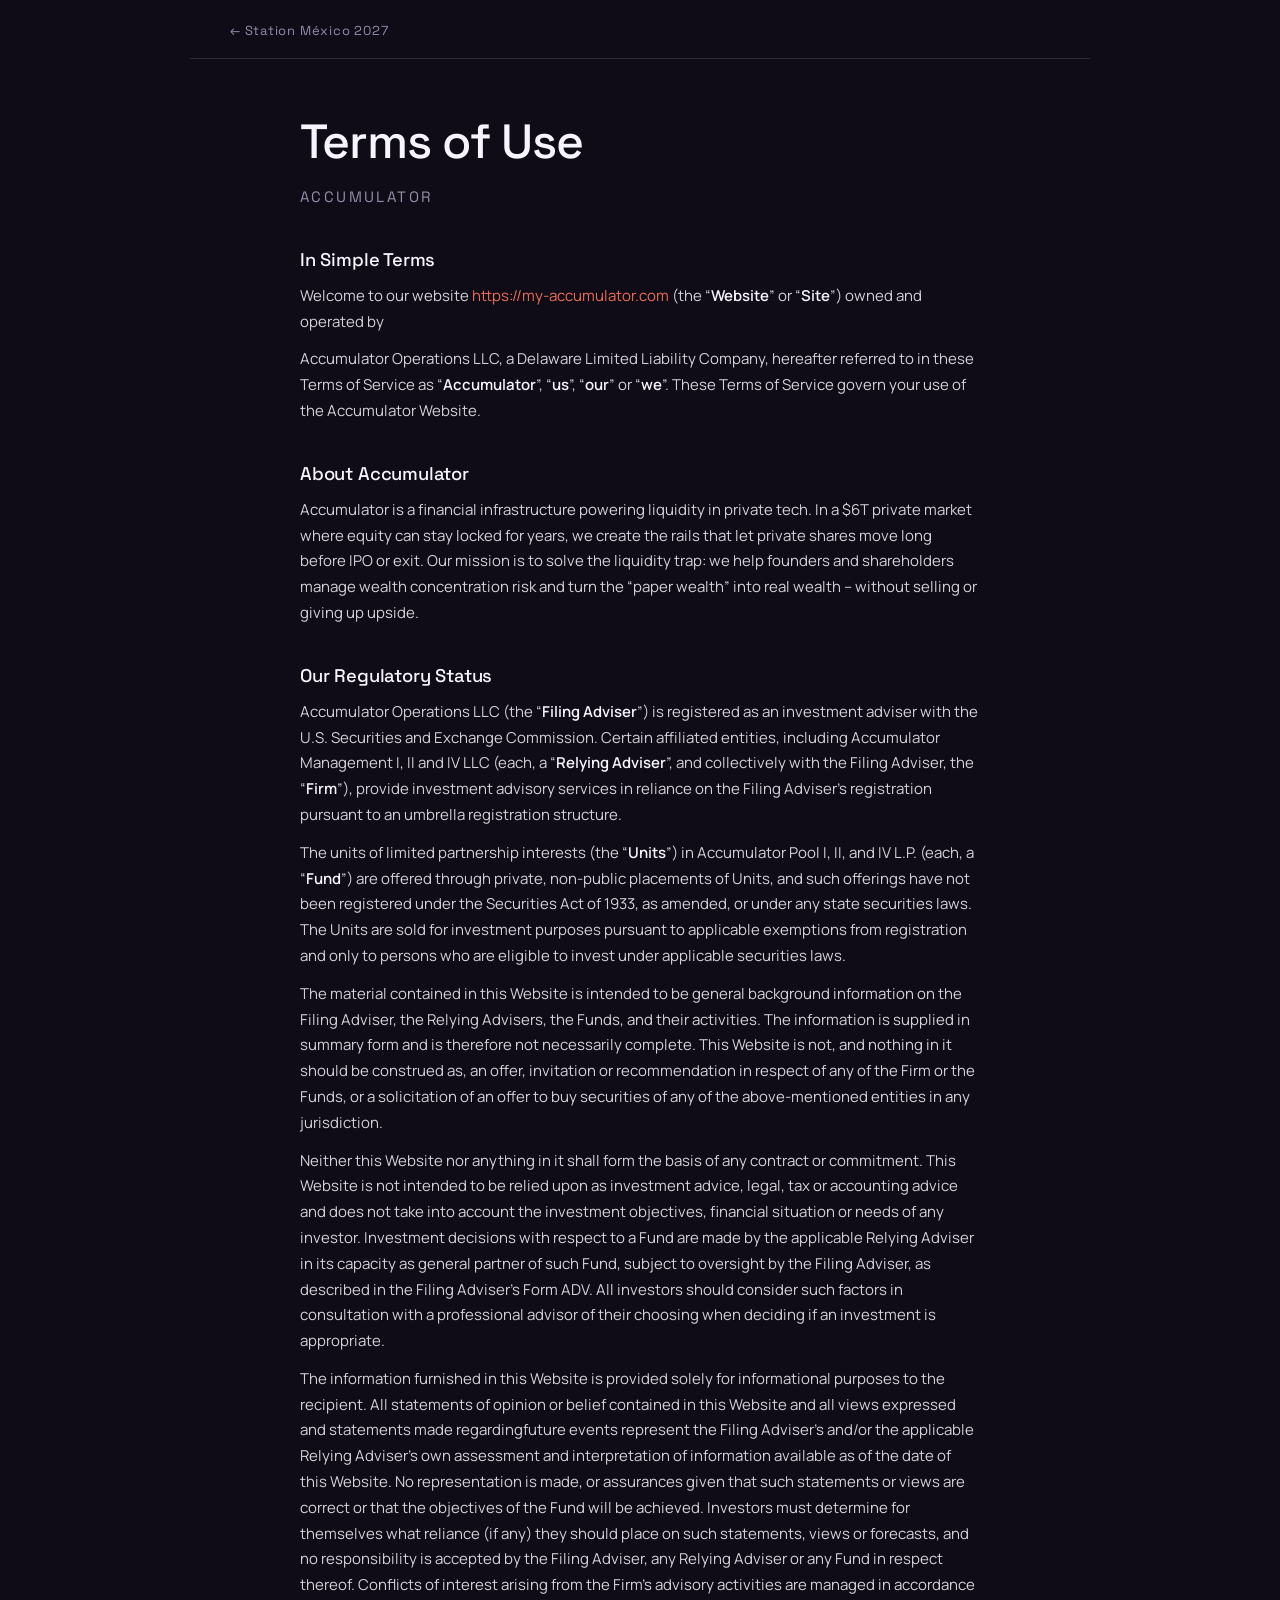
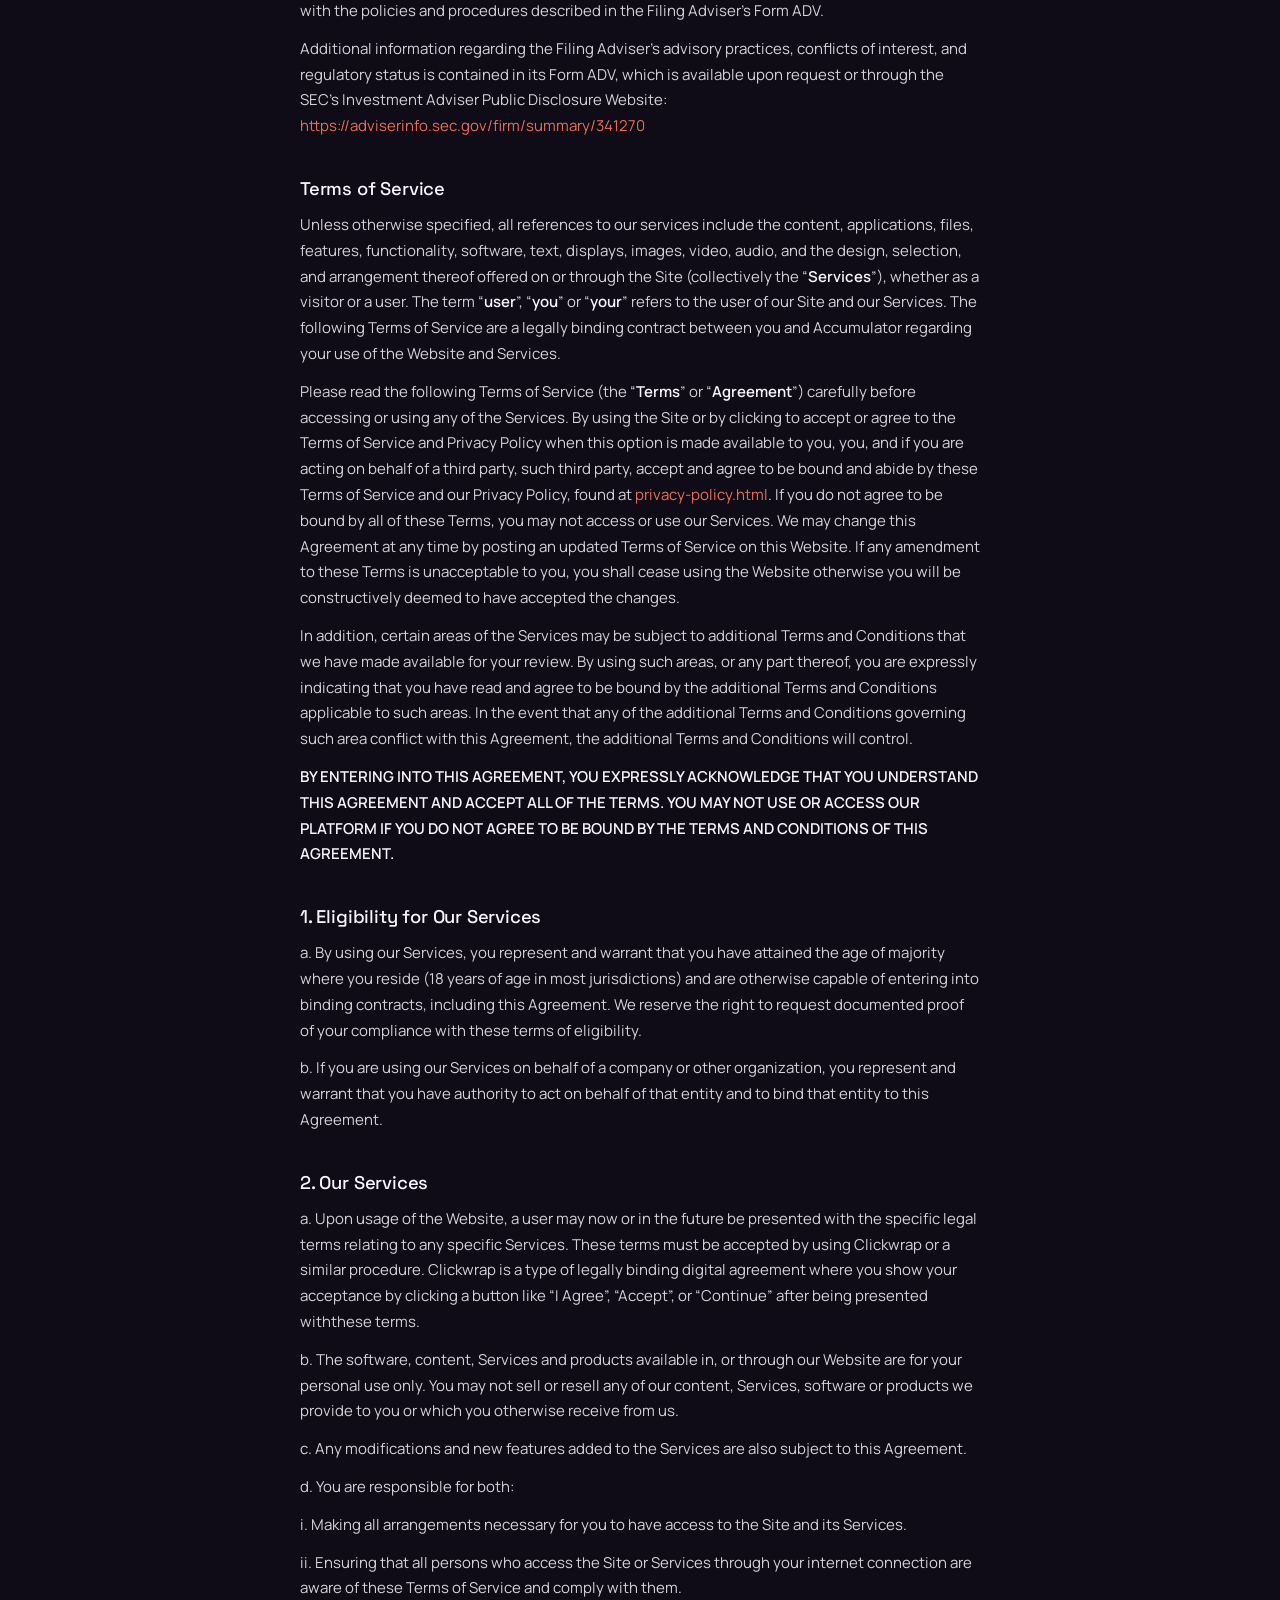
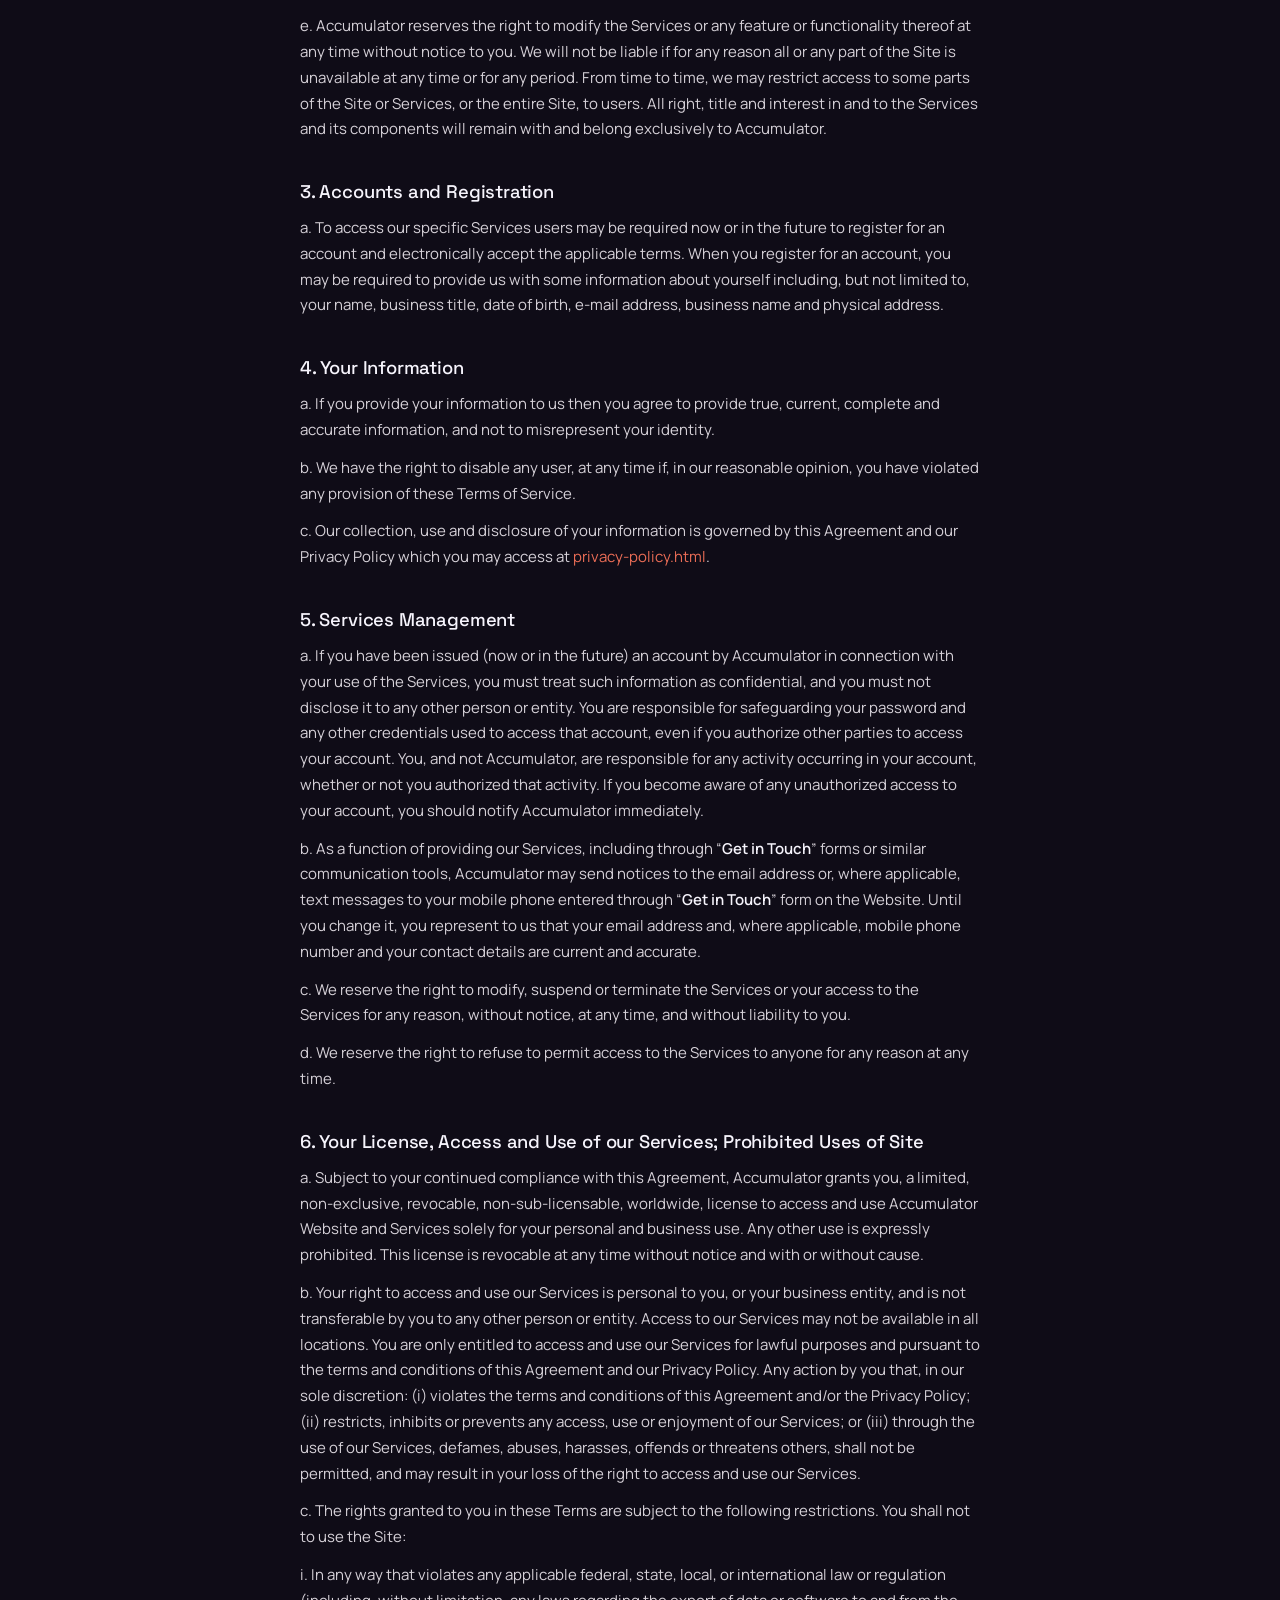
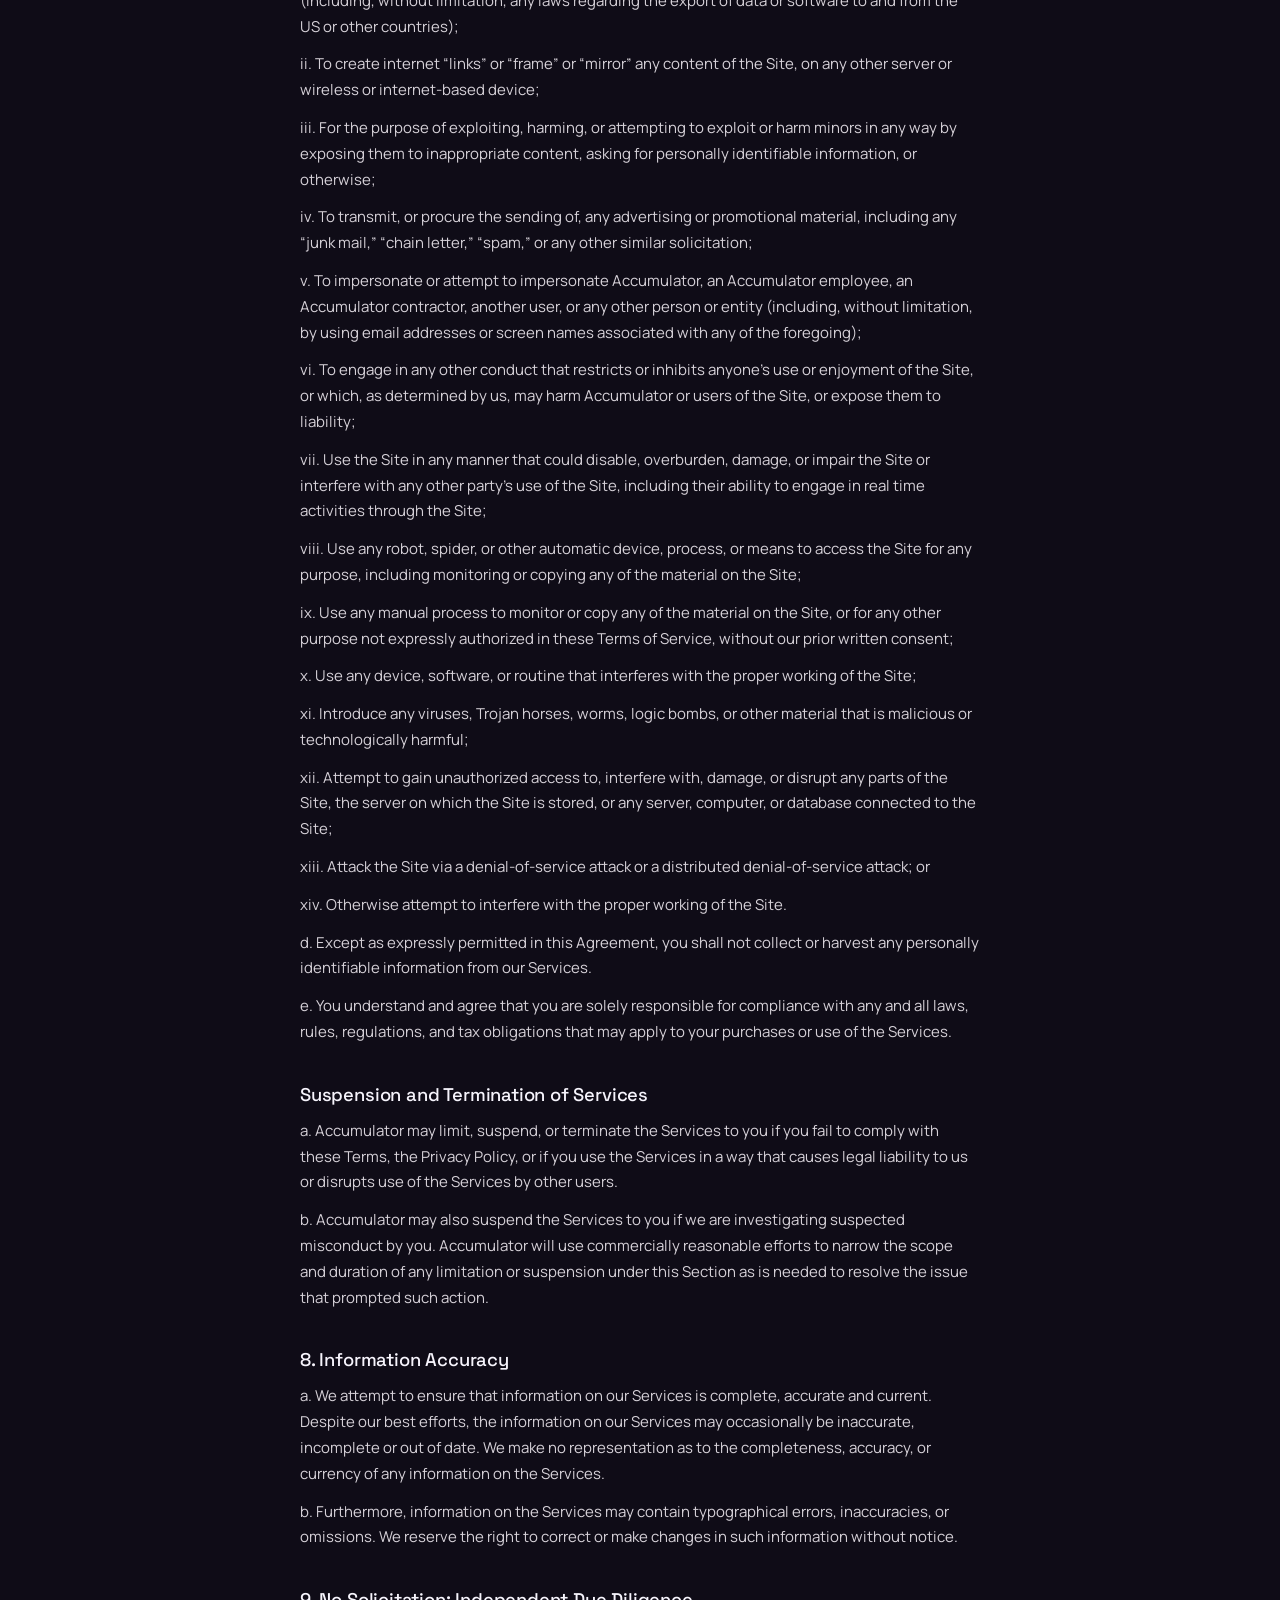
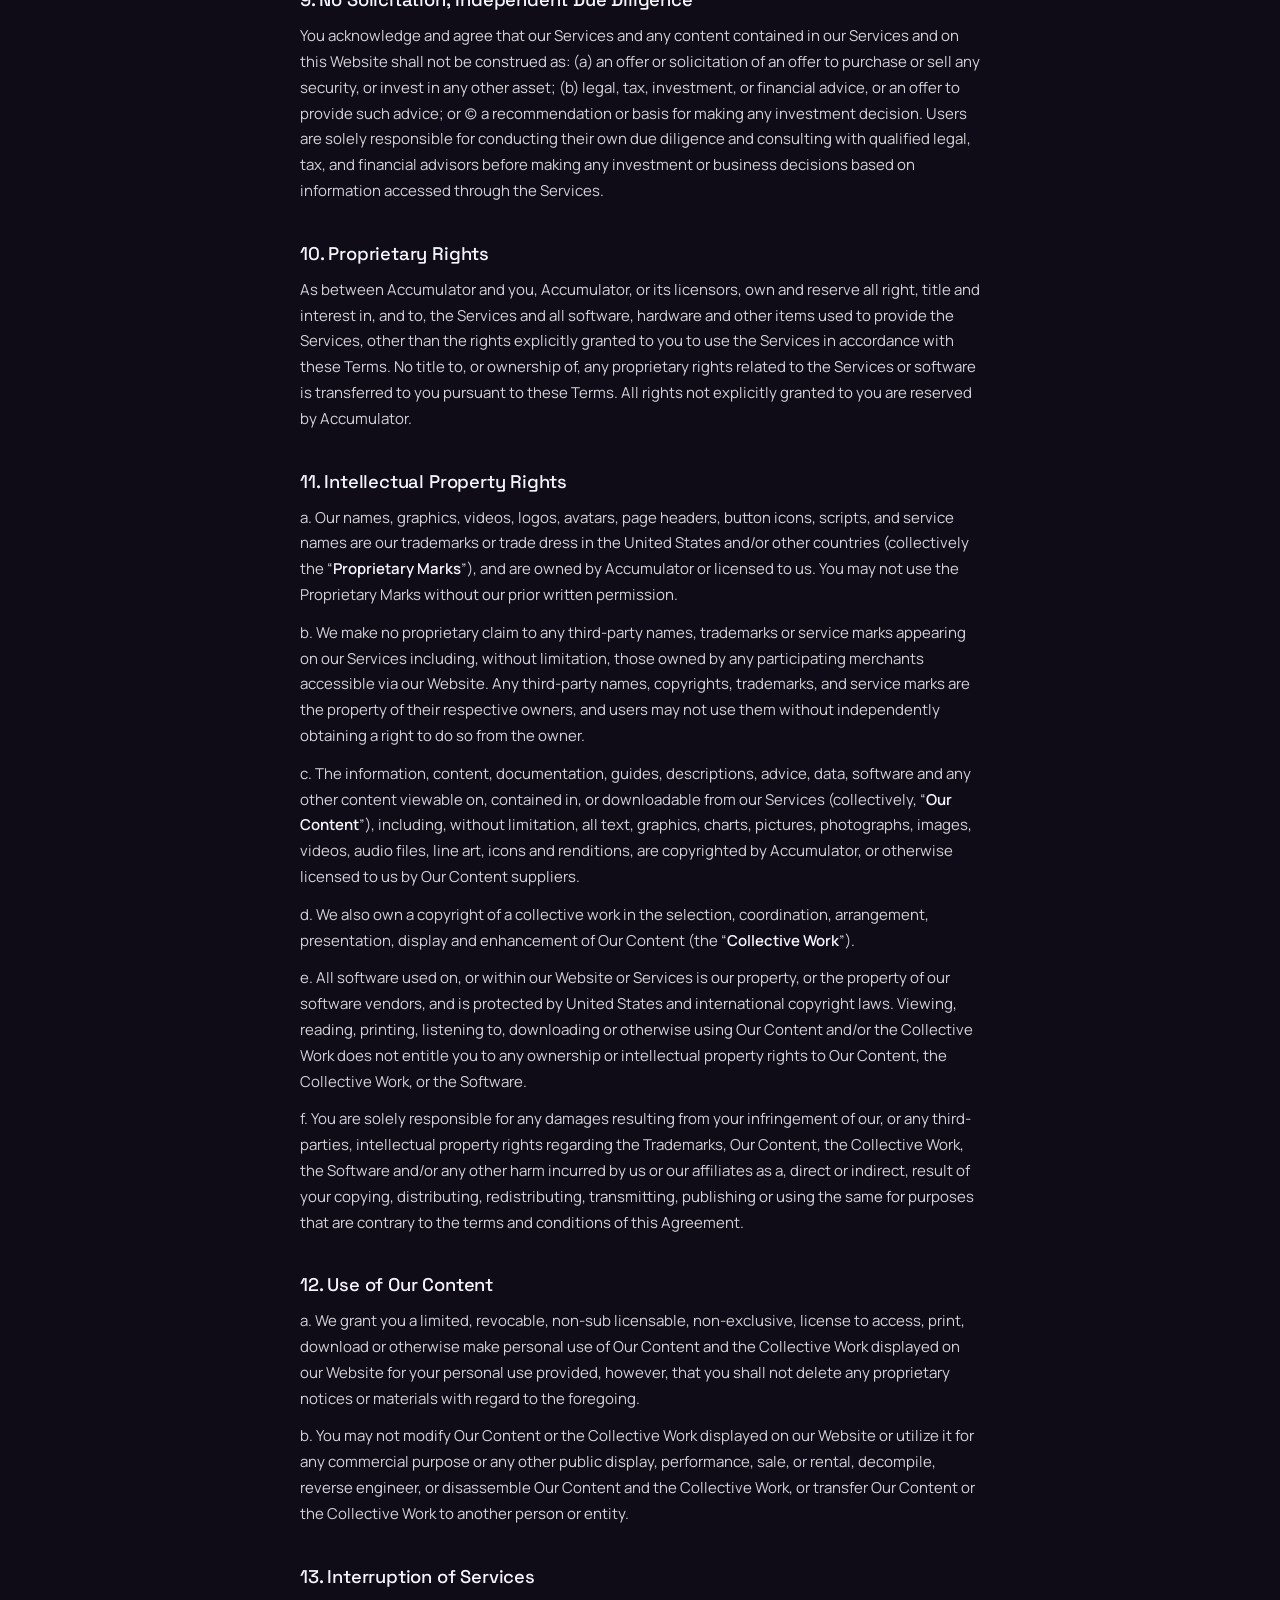
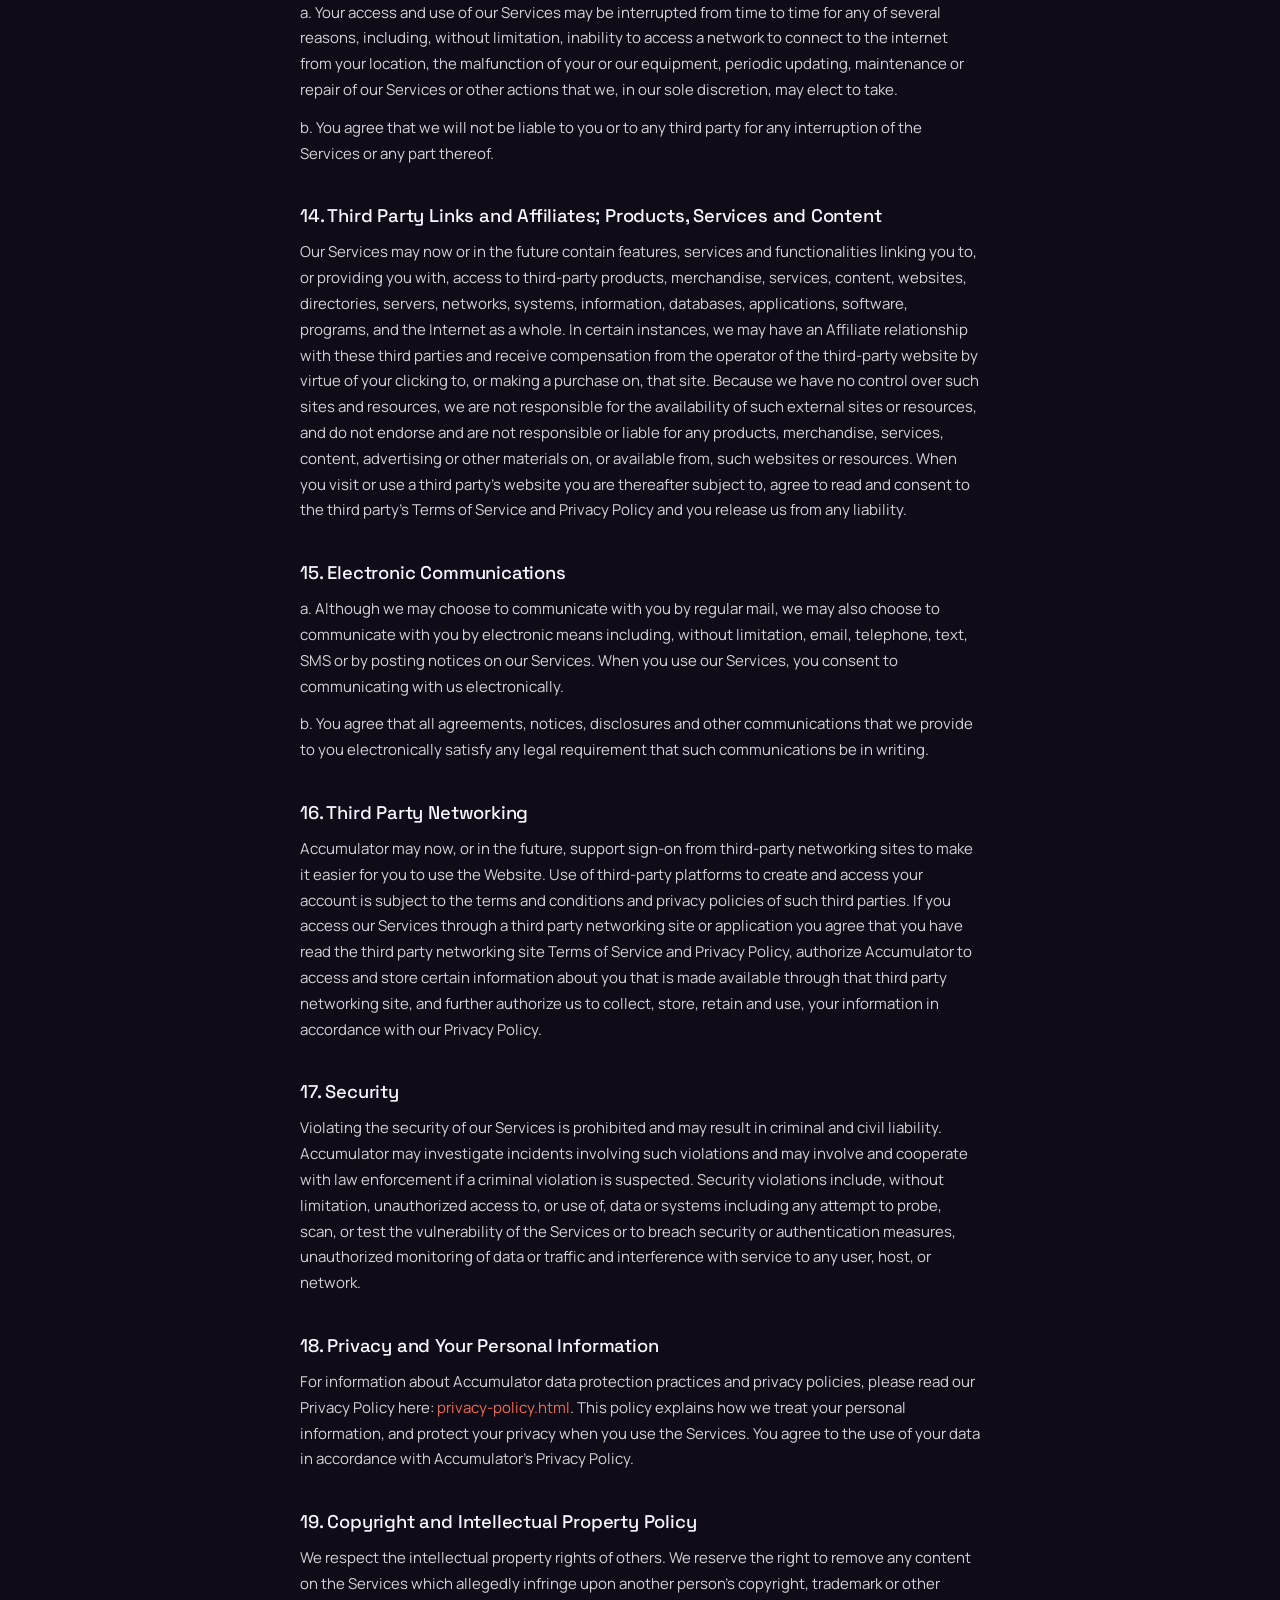
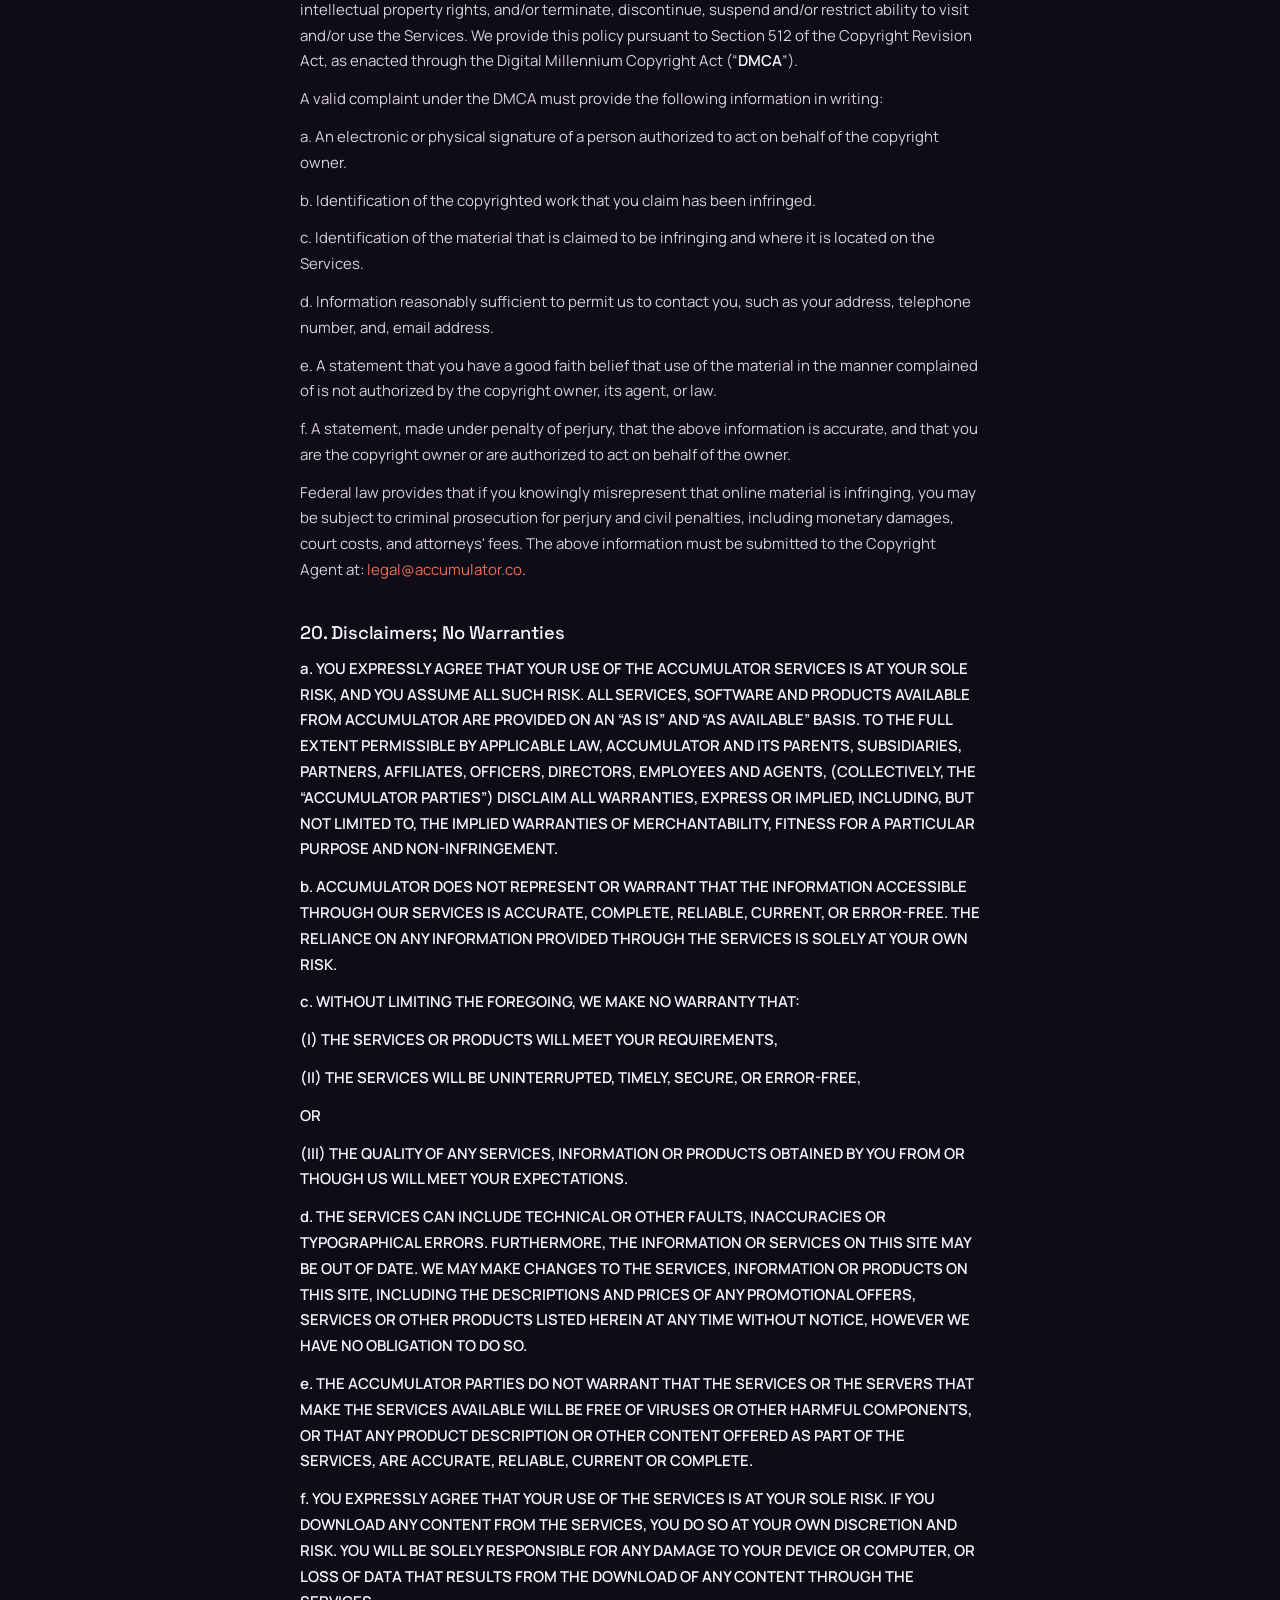
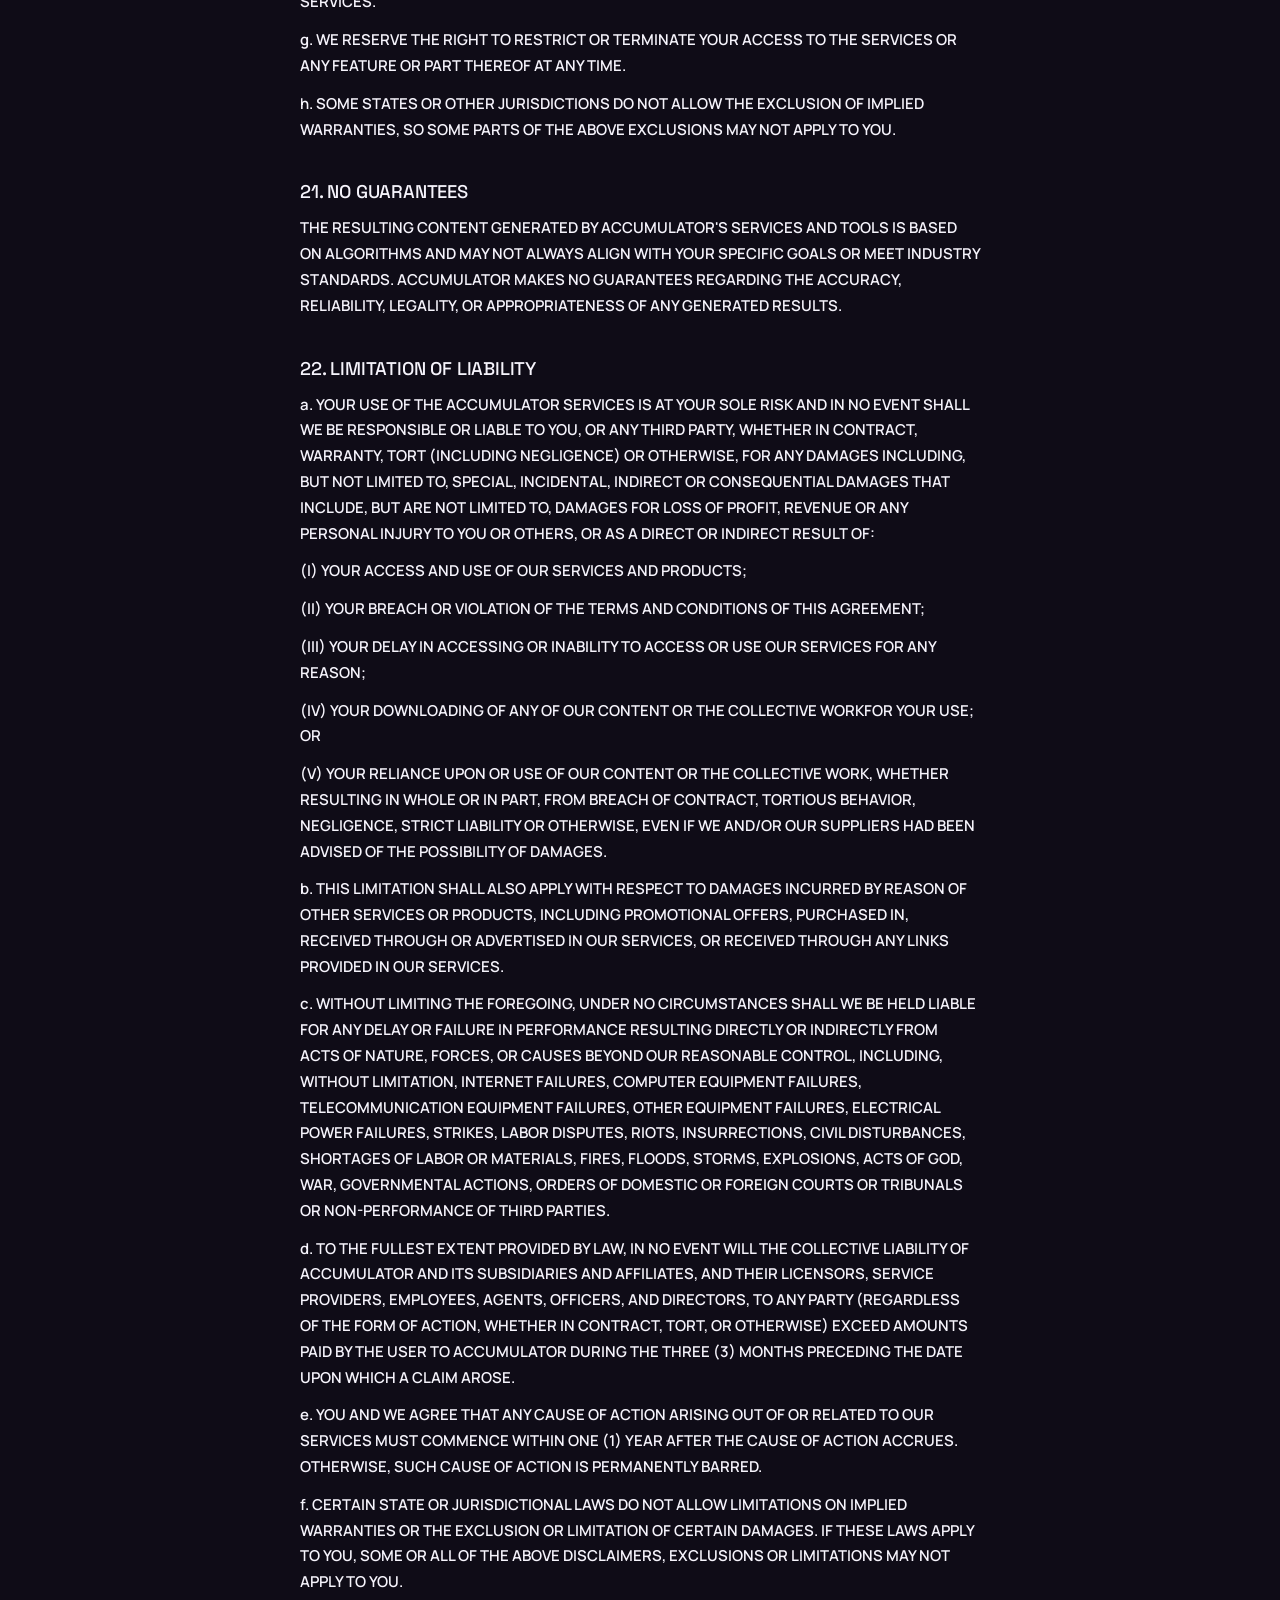
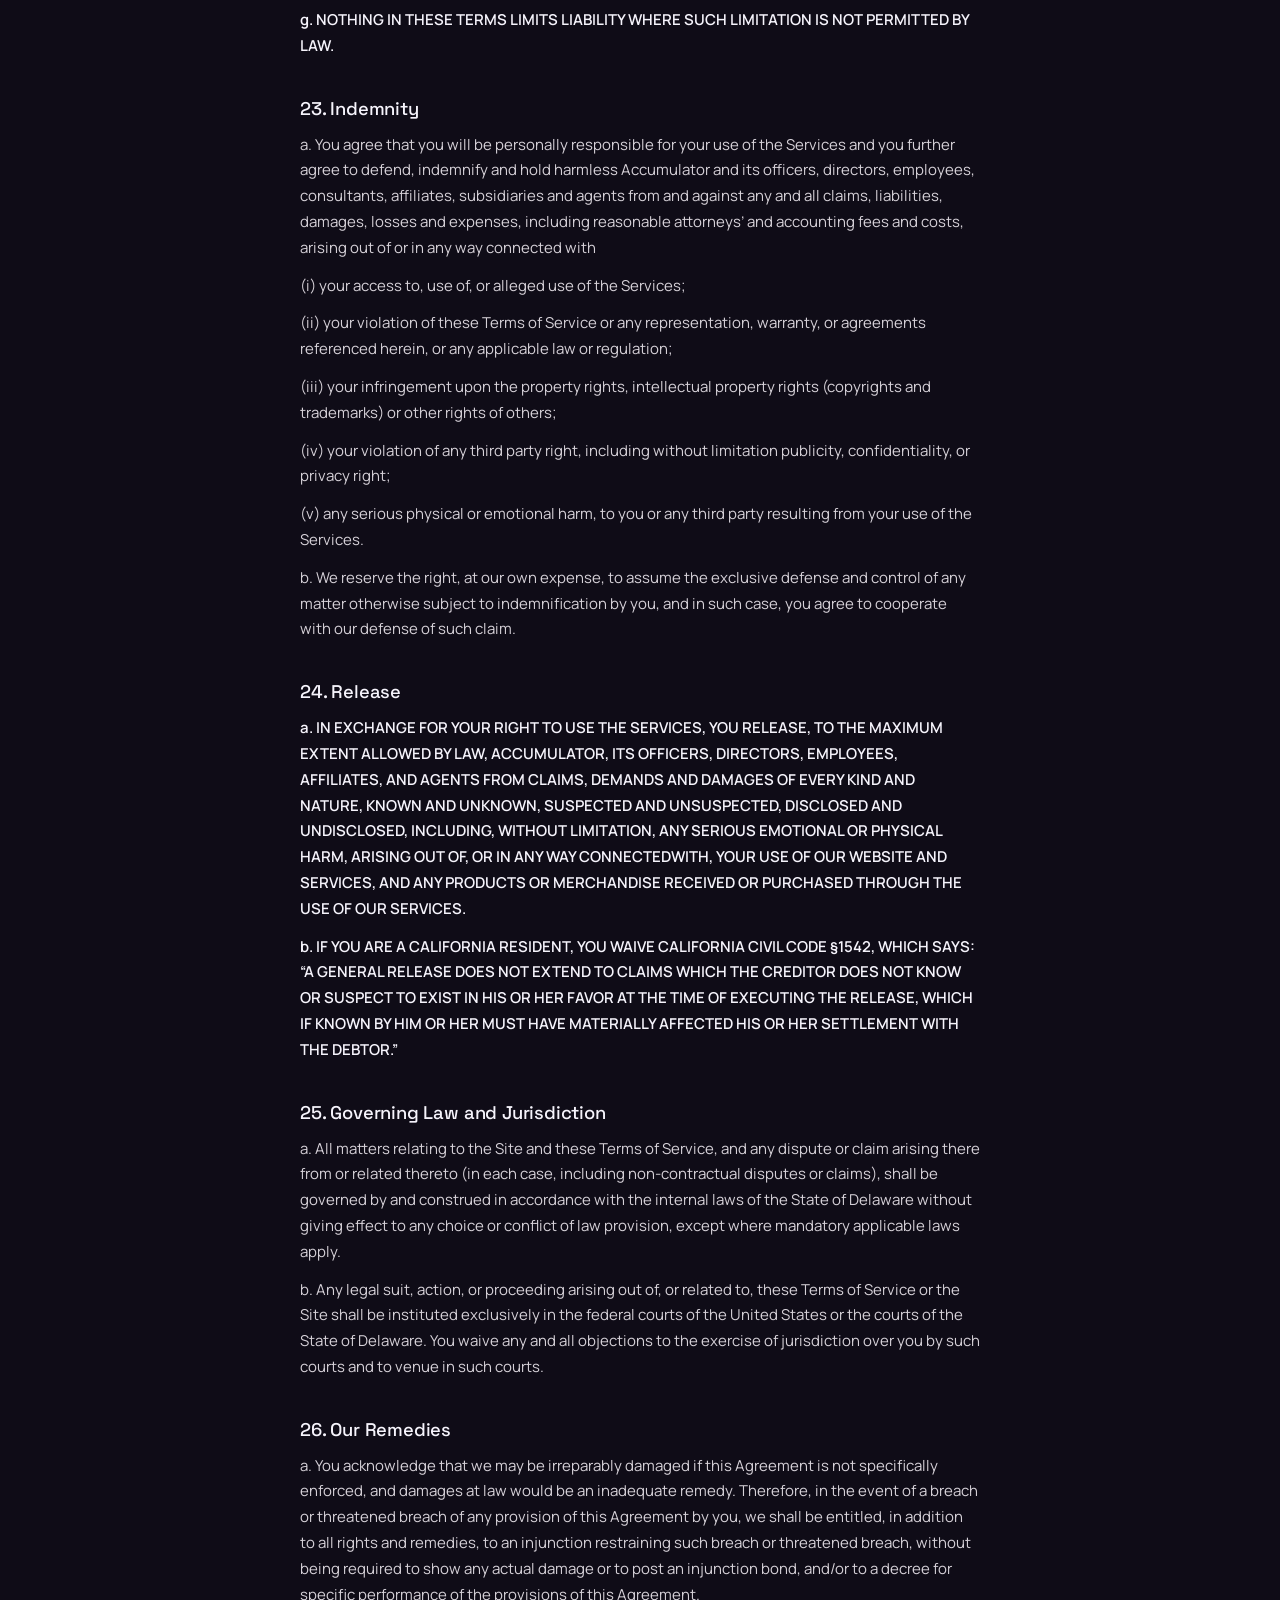
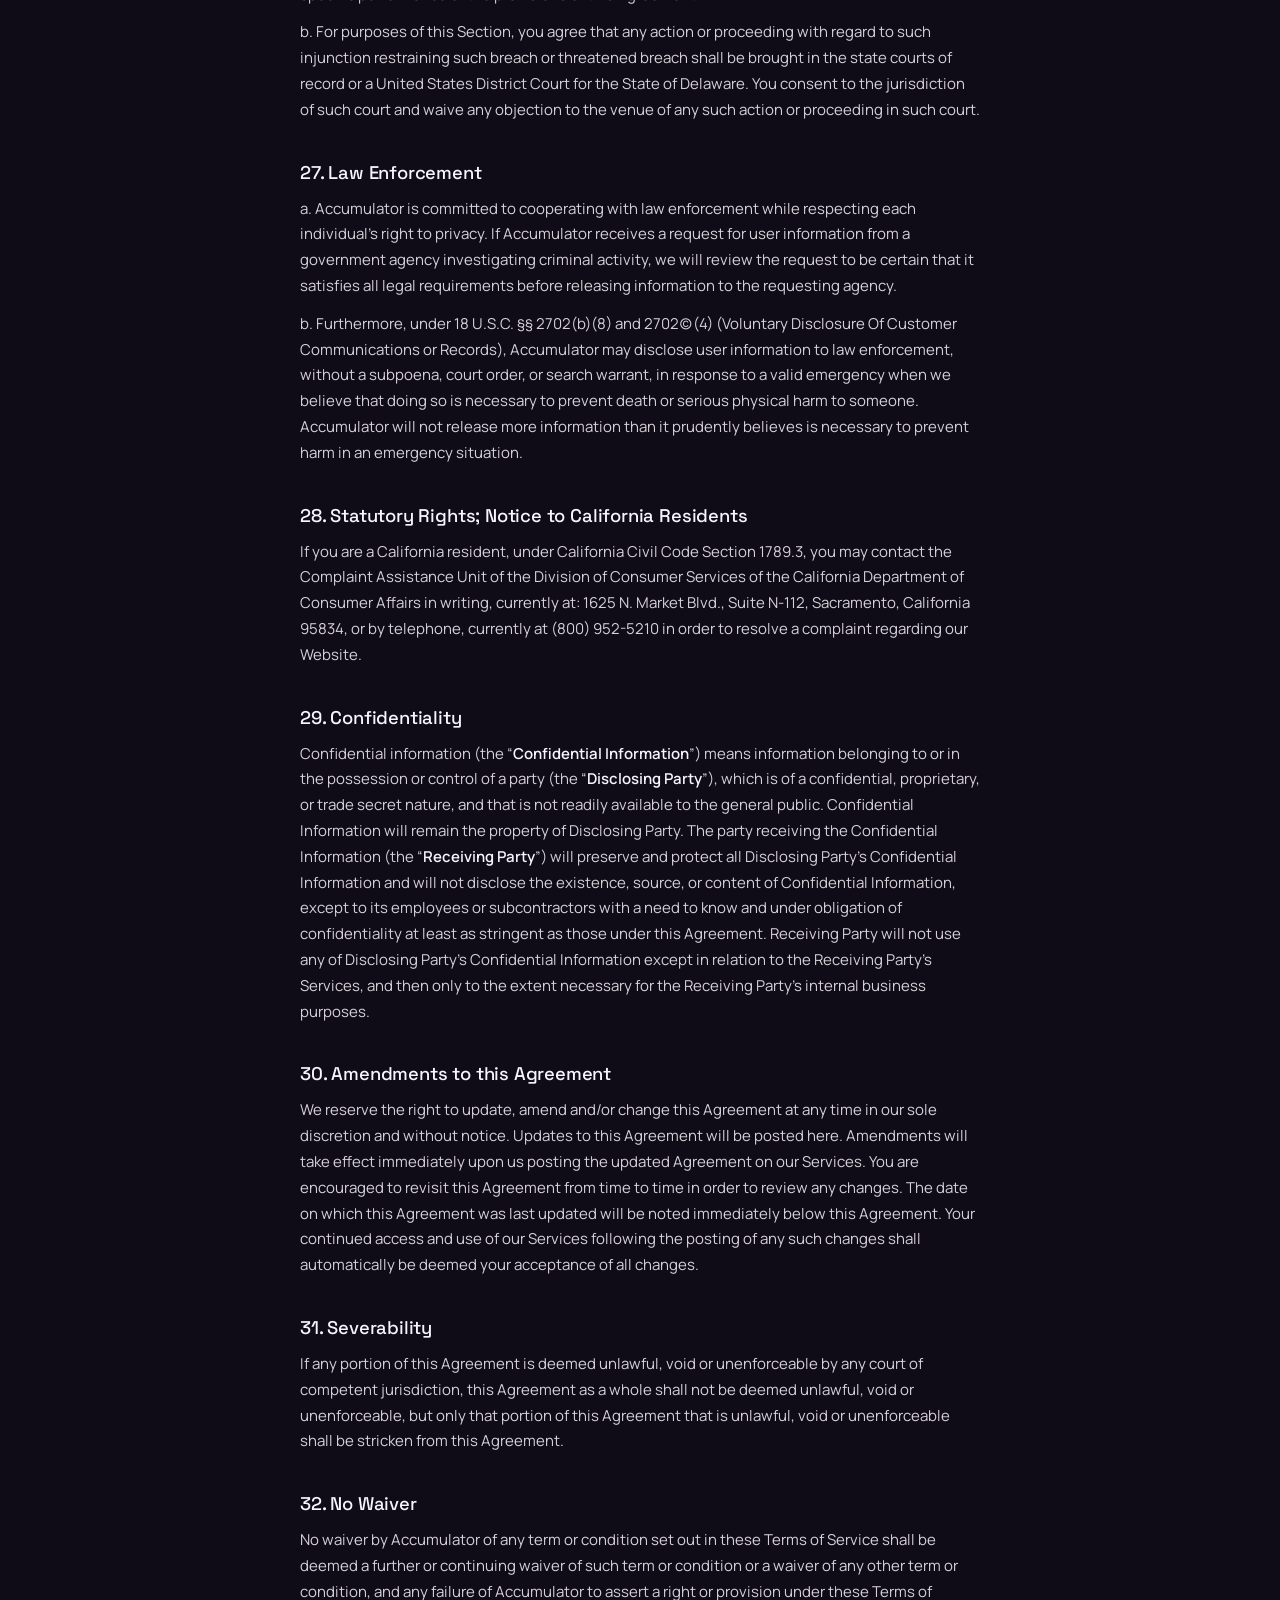
<file: terms-of-use.html>
<!doctype html>
<html lang="en">
<head>
<meta charset="utf-8">
<meta name="viewport" content="width=device-width, initial-scale=1">
  <script>
  (function(){
    // Analytics + Cookiebot consent, live on my-accumulator.com. cbid below = Kate's own Cookiebot
    // domain group (company account was inaccessible). To disable: set ANALYTICS_ENABLED = false.
    var ANALYTICS_ENABLED = true;
    if (!ANALYTICS_ENABLED) return;
    if (!location.hostname.endsWith('my-accumulator.com')) return;
    // Google Consent Mode v2 — declare defaults as DENIED *before* any Google tag loads,
    // so no analytics cookies are written until the visitor accepts via Cookiebot.
    window.dataLayer = window.dataLayer || [];
    window.gtag = function(){ dataLayer.push(arguments); };
    gtag('consent', 'default', {
      ad_storage: 'denied', ad_user_data: 'denied', ad_personalization: 'denied',
      analytics_storage: 'denied', personalization_storage: 'denied',
      functionality_storage: 'denied', security_storage: 'granted',
      wait_for_update: 500
    });
    // Cookiebot loads first; on the visitor's choice it sends gtag('consent','update',…) to GCM.
    document.write('<script id="Cookiebot" src="https://consent.cookiebot.com/uc.js" data-cbid="0a416b41-1f0d-44e0-8313-e5042317f7e1" data-blockingmode="auto" type="text/javascript"><\/script>');
    // Google Analytics — honours the consent state above (no cookies until analytics_storage is granted).
    document.write('<script async src="https://www.googletagmanager.com/gtag/js?id=G-2END61WVHH"><\/script>');
    gtag('js', new Date());
    gtag('config', 'G-2END61WVHH');
  })();
  </script>
<meta name="robots" content="noindex, nofollow">
<title>Terms of Use — Accumulator Station</title>
<link rel="icon" type="image/png" href="images/favicon-new.png">
<link rel="preconnect" href="https://fonts.gstatic.com" crossorigin><link href="https://fonts.googleapis.com/css2?family=Space+Grotesk:wght@400;500;700&family=Manrope:wght@400;500;600;700&display=swap" rel="stylesheet">
<style>
:root{ --paper:#0f0c17; --paper-2:#181022; --clay:#eb6d56; --ink:#f6f4fc; --ink-2:#d6d1d8; --ink-soft:#948da8; --line:rgba(214,209,216,.16); }
*{ box-sizing:border-box; }
body{ margin:0; background:var(--paper); color:var(--ink-2); font-family:'Manrope',system-ui,sans-serif; -webkit-font-smoothing:antialiased; }
a{ color:var(--clay); text-decoration:none; } a:hover{ text-decoration:underline; }
.lh{ border-bottom:1px solid var(--line); padding:18px 40px; max-width:900px; margin:0 auto; }
.lh .back{ font-family:'Space Grotesk',sans-serif; font-size:13px; letter-spacing:.06em; color:var(--ink-soft); }
.lh .back:hover{ color:var(--clay); text-decoration:none; }
main.legal{ max-width:760px; margin:0 auto; padding:52px 40px 80px; }
.legal-title{ font-family:'Space Grotesk',sans-serif; font-weight:500; font-size:clamp(2rem,5vw,3rem); letter-spacing:-.02em; color:var(--ink); margin:0 0 6px; }
.legal-meta{ font-family:'Space Grotesk',sans-serif; font-size:12px; letter-spacing:.16em; text-transform:uppercase; color:var(--ink-soft); margin:0 0 40px; }
main.legal h3{ font-family:'Space Grotesk',sans-serif; font-weight:500; font-size:1.15rem; color:var(--ink); margin:38px 0 4px; letter-spacing:-.01em; }
main.legal h4{ font-family:'Space Grotesk',sans-serif; font-weight:500; font-size:1rem; color:var(--ink); margin:26px 0 2px; }
main.legal p{ font-size:15px; line-height:1.72; margin:12px 0; }
main.legal strong{ color:var(--ink); font-weight:600; }
main.legal ul, main.legal ol{ padding-left:22px; margin:12px 0; } main.legal li{ font-size:15px; line-height:1.7; margin:6px 0; }
footer.f{ display:flex; justify-content:space-between; flex-wrap:wrap; gap:14px 26px; padding:30px 40px; max-width:900px; margin:0 auto; font-size:12px; letter-spacing:.2em; text-transform:uppercase; color:var(--ink-soft); border-top:1px solid var(--line); }
footer.f .f-right{ display:flex; gap:26px; align-items:center; flex-wrap:wrap; }
footer.f a{ color:inherit; } footer.f a:hover{ color:var(--clay); text-decoration:none; }
@media(max-width:560px){ .lh,main.legal,footer.f{ padding-left:22px; padding-right:22px; } }
</style>
</head>
<body>
<header class="lh"><a class="back" href="./">← Station México 2027</a></header>
<main class="legal"><h1 class="legal-title">Terms of Use</h1><p class="legal-meta">Accumulator</p>
<h3>In Simple Terms</h3><p>Welcome to our website <a href="https://my-accumulator.com" target="_blank" rel="noopener noreferrer">https://my-accumulator.com</a> (the “<strong>Website</strong>” or “<strong>Site</strong>”) owned and operated by</p><p>Accumulator Operations LLC, a Delaware Limited Liability Company, hereafter referred to in these Terms of Service as “<strong>Accumulator</strong>”, “<strong>us</strong>”, “<strong>our</strong>” or “<strong>we</strong>”. These Terms of Service govern your use of the Accumulator Website.</p><h3>About Accumulator</h3><p>Accumulator is a financial infrastructure powering liquidity in private tech. In a $6T private market where equity can stay locked for years, we create the rails that let private shares move long before IPO or exit. Our mission is to solve the liquidity trap: we help founders and shareholders manage wealth concentration risk and turn the “paper wealth” into real wealth – without selling or giving up upside.</p><h3>Our Regulatory Status</h3><p>Accumulator Operations LLC (the “<strong>Filing Adviser</strong>”) is registered as an investment adviser with the U.S. Securities and Exchange Commission. Certain affiliated entities, including Accumulator Management I, II and IV LLC (each, a “<strong>Relying Adviser</strong>”, and collectively with the Filing Adviser, the “<strong>Firm</strong>”), provide investment advisory services in reliance on the Filing Adviser’s registration pursuant to an umbrella registration structure.</p><p>The units of limited partnership interests (the “<strong>Units</strong>”) in Accumulator Pool I, II, and IV L.P. (each, a “<strong>Fund</strong>”) are offered through private, non-public placements of Units, and such offerings have not been registered under the Securities Act of 1933, as amended, or under any state securities laws. The Units are sold for investment purposes pursuant to applicable exemptions from registration and only to persons who are eligible to invest under applicable securities laws.</p><p>The material contained in this Website is intended to be general background information on the Filing Adviser, the Relying Advisers, the Funds, and their activities. The information is supplied in summary form and is therefore not necessarily complete. This Website is not, and nothing in it should be construed as, an offer, invitation or recommendation in respect of any of the Firm or the Funds, or a solicitation of an offer to buy securities of any of the above-mentioned entities in any jurisdiction.</p><p>Neither this Website nor anything in it shall form the basis of any contract or commitment. This Website is not intended to be relied upon as investment advice, legal, tax or accounting advice and does not take into account the investment objectives, financial situation or needs of any investor. Investment decisions with respect to a Fund are made by the applicable Relying Adviser in its capacity as general partner of such Fund, subject to oversight by the Filing Adviser, as described in the Filing Adviser’s Form ADV. All investors should consider such factors in consultation with a professional advisor of their choosing when deciding if an investment is appropriate.</p><p>The information furnished in this Website is provided solely for informational purposes to the recipient. All statements of opinion or belief contained in this Website and all views expressed and statements made regardingfuture events represent the Filing Adviser’s and/or the applicable Relying Adviser’s own assessment and interpretation of information available as of the date of this Website. No representation is made, or assurances given that such statements or views are correct or that the objectives of the Fund will be achieved. Investors must determine for themselves what reliance (if any) they should place on such statements, views or forecasts, and no responsibility is accepted by the Filing Adviser, any Relying Adviser or any Fund in respect thereof. Conflicts of interest arising from the Firm’s advisory activities are managed in accordance with the policies and procedures described in the Filing Adviser’s Form ADV.</p><p>Additional information regarding the Filing Adviser’s advisory practices, conflicts of interest, and regulatory status is contained in its Form ADV, which is available upon request or through the SEC’s Investment Adviser Public Disclosure Website: <a href="https://adviserinfo.sec.gov/firm/summary/341270" target="_blank" rel="noopener noreferrer">https://adviserinfo.sec.gov/firm/summary/341270</a></p><h3>Terms of Service</h3><p>Unless otherwise specified, all references to our services include the content, applications, files, features, functionality, software, text, displays, images, video, audio, and the design, selection, and arrangement thereof offered on or through the Site (collectively the “<strong>Services</strong>”), whether as a visitor or a user. The term “<strong>user</strong>”, “<strong>you</strong>” or “<strong>your</strong>” refers to the user of our Site and our Services. The following Terms of Service are a legally binding contract between you and Accumulator regarding your use of the Website and Services.</p><p>Please read the following Terms of Service (the “<strong>Terms</strong>” or “<strong>Agreement</strong>”) carefully before accessing or using any of the Services. By using the Site or by clicking to accept or agree to the Terms of Service and Privacy Policy when this option is made available to you, you, and if you are acting on behalf of a third party, such third party, accept and agree to be bound and abide by these Terms of Service and our Privacy Policy, found at <a href="privacy-policy.html" target="_blank" rel="noopener noreferrer">privacy-policy.html</a>. If you do not agree to be bound by all of these Terms, you may not access or use our Services. We may change this Agreement at any time by posting an updated Terms of Service on this Website. If any amendment to these Terms is unacceptable to you, you shall cease using the Website otherwise you will be constructively deemed to have accepted the changes.</p><p>In addition, certain areas of the Services may be subject to additional Terms and Conditions that we have made available for your review. By using such areas, or any part thereof, you are expressly indicating that you have read and agree to be bound by the additional Terms and Conditions applicable to such areas. In the event that any of the additional Terms and Conditions governing such area conflict with this Agreement, the additional Terms and Conditions will control.</p><p><strong>BY ENTERING INTO THIS AGREEMENT, YOU EXPRESSLY ACKNOWLEDGE THAT YOU UNDERSTAND THIS AGREEMENT AND ACCEPT ALL OF THE TERMS. YOU MAY NOT USE OR ACCESS OUR PLATFORM IF YOU DO NOT AGREE TO BE BOUND BY THE TERMS AND CONDITIONS OF THIS AGREEMENT.</strong></p><h3>1. Eligibility for Our Services</h3><p>a. By using our Services, you represent and warrant that you have attained the age of majority where you reside (18 years of age in most jurisdictions) and are otherwise capable of entering into binding contracts, including this Agreement. We reserve the right to request documented proof of your compliance with these terms of eligibility.</p><p>b. If you are using our Services on behalf of a company or other organization, you represent and warrant that you have authority to act on behalf of that entity and to bind that entity to this Agreement.</p><h3>2. Our Services</h3><p>a. Upon usage of the Website, a user may now or in the future be presented with the specific legal terms relating to any specific Services. These terms must be accepted by using Clickwrap or a similar procedure. Clickwrap is a type of legally binding digital agreement where you show your acceptance by clicking a button like “I Agree”, “Accept”, or “Continue” after being presented withthese terms.</p><p>b. The software, content, Services and products available in, or through our Website are for your personal use only. You may not sell or resell any of our content, Services, software or products we provide to you or which you otherwise receive from us.</p><p>c. Any modifications and new features added to the Services are also subject to this Agreement.</p><p>d. You are responsible for both:</p><p>i. Making all arrangements necessary for you to have access to the Site and its Services.</p><p>ii. Ensuring that all persons who access the Site or Services through your internet connection are aware of these Terms of Service and comply with them.</p><p>e. Accumulator reserves the right to modify the Services or any feature or functionality thereof at any time without notice to you. We will not be liable if for any reason all or any part of the Site is unavailable at any time or for any period. From time to time, we may restrict access to some parts of the Site or Services, or the entire Site, to users. All right, title and interest in and to the Services and its components will remain with and belong exclusively to Accumulator.</p><h3>3. Accounts and Registration</h3><p>a. To access our specific Services users may be required now or in the future to register for an account and electronically accept the applicable terms. When you register for an account, you may be required to provide us with some information about yourself including, but not limited to, your name, business title, date of birth, e-mail address, business name and physical address.</p><h3>4. Your Information</h3><p>a. If you provide your information to us then you agree to provide true, current, complete and accurate information, and not to misrepresent your identity.</p><p>b. We have the right to disable any user, at any time if, in our reasonable opinion, you have violated any provision of these Terms of Service.</p><p>c. Our collection, use and disclosure of your information is governed by this Agreement and our Privacy Policy which you may access at <a href="privacy-policy.html" target="_blank" rel="noopener noreferrer">privacy-policy.html</a>.</p><h3>5. Services Management</h3><p>a. If you have been issued (now or in the future) an account by Accumulator in connection with your use of the Services, you must treat such information as confidential, and you must not disclose it to any other person or entity. You are responsible for safeguarding your password and any other credentials used to access that account, even if you authorize other parties to access your account. You, and not Accumulator, are responsible for any activity occurring in your account, whether or not you authorized that activity. If you become aware of any unauthorized access to your account, you should notify Accumulator immediately.</p><p>b. As a function of providing our Services, including through “<strong>Get in Touch</strong>” forms or similar communication tools, Accumulator may send notices to the email address or, where applicable, text messages to your mobile phone entered through “<strong>Get in Touch</strong>” form on the Website. Until you change it, you represent to us that your email address and, where applicable, mobile phone number and your contact details are current and accurate.</p><p>c. We reserve the right to modify, suspend or terminate the Services or your access to the Services for any reason, without notice, at any time, and without liability to you.</p><p>d. We reserve the right to refuse to permit access to the Services to anyone for any reason at any time.</p><h3>6. Your License, Access and Use of our Services; Prohibited Uses of Site</h3><p>a. Subject to your continued compliance with this Agreement, Accumulator grants you, a limited, non-exclusive, revocable, non-sub-licensable, worldwide, license to access and use Accumulator<strong> </strong>Website and Services solely for your personal and business use. Any other use is expressly prohibited. This license is revocable at any time without notice and with or without cause.</p><p>b. Your right to access and use our Services is personal to you, or your business entity, and is not transferable by you to any other person or entity. Access to our Services may not be available in all locations. You are only entitled to access and use our Services for lawful purposes and pursuant to the terms and conditions of this Agreement and our Privacy Policy. Any action by you that, in our sole discretion: (i) violates the terms and conditions of this Agreement and/or the Privacy Policy; (ii) restricts, inhibits or prevents any access, use or enjoyment of our Services; or (iii) through the use of our Services, defames, abuses, harasses, offends or threatens others, shall not be permitted, and may result in your loss of the right to access and use our Services.</p><p>c. The rights granted to you in these Terms are subject to the following restrictions. You shall not to use the Site:</p><p>i. In any way that violates any applicable federal, state, local, or international law or regulation (including, without limitation, any laws regarding the export of data or software to and from the US or other countries);</p><p>ii. To create internet “links” or “frame” or “mirror” any content of the Site, on any other server or wireless or internet-based device;</p><p>iii. For the purpose of exploiting, harming, or attempting to exploit or harm minors in any way by exposing them to inappropriate content, asking for personally identifiable information, or otherwise;</p><p>iv. To transmit, or procure the sending of, any advertising or promotional material, including any “junk mail,” “chain letter,” “spam,” or any other similar solicitation;</p><p>v. To impersonate or attempt to impersonate Accumulator, an Accumulator employee, an Accumulator contractor, another user, or any other person or entity (including, without limitation, by using email addresses or screen names associated with any of the foregoing);</p><p>vi. To engage in any other conduct that restricts or inhibits anyone’s use or enjoyment of the Site, or which, as determined by us, may harm Accumulator or users of the Site, or expose them to liability;</p><p>vii. Use the Site in any manner that could disable, overburden, damage, or impair the Site or interfere with any other party’s use of the Site, including their ability to engage in real time activities through the Site;</p><p>viii. Use any robot, spider, or other automatic device, process, or means to access the Site for any purpose, including monitoring or copying any of the material on the Site;</p><p>ix. Use any manual process to monitor or copy any of the material on the Site, or for any other purpose not expressly authorized in these Terms of Service, without our prior written consent;</p><p>x. Use any device, software, or routine that interferes with the proper working of the Site;</p><p>xi. Introduce any viruses, Trojan horses, worms, logic bombs, or other material that is malicious or technologically harmful;</p><p>xii. Attempt to gain unauthorized access to, interfere with, damage, or disrupt any parts of the Site, the server on which the Site is stored, or any server, computer, or database connected to the Site;</p><p>xiii. Attack the Site via a denial-of-service attack or a distributed denial-of-service attack; or</p><p>xiv. Otherwise attempt to interfere with the proper working of the Site.</p><p>d. Except as expressly permitted in this Agreement, you shall not collect or harvest any personally identifiable information from our Services.</p><p>e. You understand and agree that you are solely responsible for compliance with any and all laws, rules, regulations, and tax obligations that may apply to your purchases or use of the Services.</p><h3>Suspension and Termination of Services</h3><p>a. Accumulator may limit, suspend, or terminate the Services to you if you fail to comply with these Terms, the Privacy Policy, or if you use the Services in a way that causes legal liability to us or disrupts use of the Services by other users.</p><p>b. Accumulator may also suspend the Services to you if we are investigating suspected misconduct by you. Accumulator will use commercially reasonable efforts to narrow the scope and duration of any limitation or suspension under this Section as is needed to resolve the issue that prompted such action.</p><h3>8. Information Accuracy</h3><p>a. We attempt to ensure that information on our Services is complete, accurate and current. Despite our best efforts, the information on our Services may occasionally be inaccurate, incomplete or out of date. We make no representation as to the completeness, accuracy, or currency of any information on the Services.</p><p>b. Furthermore, information on the Services may contain typographical errors, inaccuracies, or omissions. We reserve the right to correct or make changes in such information without notice.</p><h3>9. No Solicitation; Independent Due Diligence</h3><p>You acknowledge and agree that our Services and any content contained in our Services and on this Website shall not be construed as: (a) an offer or solicitation of an offer to purchase or sell any security, or invest in any other asset; (b) legal, tax, investment, or financial advice, or an offer to provide such advice; or (c) a recommendation or basis for making any investment decision. Users are solely responsible for conducting their own due diligence and consulting with qualified legal, tax, and financial advisors before making any investment or business decisions based on information accessed through the Services.</p><h3>10. Proprietary Rights</h3><p>As between Accumulator and you, Accumulator, or its licensors, own and reserve all right, title and interest in, and to, the Services and all software, hardware and other items used to provide the Services, other than the rights explicitly granted to you to use the Services in accordance with these Terms. No title to, or ownership of, any proprietary rights related to the Services or software is transferred to you pursuant to these Terms. All rights not explicitly granted to you are reserved by Accumulator.</p><h3>11. Intellectual Property Rights</h3><p>a. Our names, graphics, videos, logos, avatars, page headers, button icons, scripts, and service names are our trademarks or trade dress in the United States and/or other countries (collectively the “<strong>Proprietary Marks</strong>”), and are owned by Accumulator or licensed to us. You may not use the Proprietary Marks without our prior written permission.</p><p>b. We make no proprietary claim to any third-party names, trademarks or service marks appearing on our Services including, without limitation, those owned by any participating merchants accessible via our Website. Any third-party names, copyrights, trademarks, and service marks are the property of their respective owners, and users may not use them without independently obtaining a right to do so from the owner.</p><p>c. The information, content, documentation, guides, descriptions, advice, data, software and any other content viewable on, contained in, or downloadable from our Services (collectively, “<strong>Our Content</strong>”), including, without limitation, all text, graphics, charts, pictures, photographs, images, videos, audio files, line art, icons and renditions, are copyrighted by Accumulator, or otherwise licensed to us by Our Content suppliers.</p><p>d. We also own a copyright of a collective work in the selection, coordination, arrangement, presentation, display and enhancement of Our Content (the “<strong>Collective Work</strong>”).</p><p>e. All software used on, or within our Website or Services is our property, or the property of our software vendors, and is protected by United States and international copyright laws. Viewing, reading, printing, listening to, downloading or otherwise using Our Content and/or the Collective Work does not entitle you to any ownership or intellectual property rights to Our Content, the Collective Work, or the Software.</p><p>f. You are solely responsible for any damages resulting from your infringement of our, or any third- parties, intellectual property rights regarding the Trademarks, Our Content, the Collective Work, the Software and/or any other harm incurred by us or our affiliates as a, direct or indirect, result of your copying, distributing, redistributing, transmitting, publishing or using the same for purposes that are contrary to the terms and conditions of this Agreement.</p><h3>12. Use of Our Content</h3><p>a. We grant you a limited, revocable, non-sub licensable, non-exclusive, license to access, print, download or otherwise make personal use of Our Content and the Collective Work displayed on our Website for your personal use provided, however, that you shall not delete any proprietary notices or materials with regard to the foregoing.</p><p>b. You may not modify Our Content or the Collective Work displayed on our Website or utilize it for any commercial purpose or any other public display, performance, sale, or rental, decompile, reverse engineer, or disassemble Our Content and the Collective Work, or transfer Our Content or the Collective Work to another person or entity.</p><h3>13. Interruption of Services</h3><p>a. Your access and use of our Services may be interrupted from time to time for any of several reasons, including, without limitation, inability to access a network to connect to the internet from your location, the malfunction of your or our equipment, periodic updating, maintenance or repair of our Services or other actions that we, in our sole discretion, may elect to take.</p><p>b. You agree that we will not be liable to you or to any third party for any interruption of the Services or any part thereof.</p><h3>14. Third Party Links and Affiliates; Products, Services and Content</h3><p>Our Services may now or in the future contain features, services and functionalities linking you to, or providing you with, access to third-party products, merchandise, services, content, websites, directories, servers, networks, systems, information, databases, applications, software, programs, and the Internet as a whole. In certain instances, we may have an Affiliate relationship with these third parties and receive compensation from the operator of the third-party website by virtue of your clicking to, or making a purchase on, that site. Because we have no control over such sites and resources, we are not responsible for the availability of such external sites or resources, and do not endorse and are not responsible or liable for any products, merchandise, services, content, advertising or other materials on, or available from, such websites or resources. When you visit or use a third party’s website you are thereafter subject to, agree to read and consent to the third party’s Terms of Service and Privacy Policy and you release us from any liability.</p><h3>15. Electronic Communications</h3><p>a. Although we may choose to communicate with you by regular mail, we may also choose to communicate with you by electronic means including, without limitation, email, telephone, text, SMS or by posting notices on our Services. When you use our Services, you consent to communicating with us electronically.</p><p>b. You agree that all agreements, notices, disclosures and other communications that we provide to you electronically satisfy any legal requirement that such communications be in writing.</p><h3>16. Third Party Networking</h3><p>Accumulator may now, or in the future, support sign-on from third-party networking sites to make it easier for you to use the Website. Use of third-party platforms to create and access your account is subject to the terms and conditions and privacy policies of such third parties. If you access our Services through a third party networking site or application you agree that you have read the third party networking site Terms of Service and Privacy Policy, authorize Accumulator to access and store certain information about you that is made available through that third party networking site, and further authorize us to collect, store, retain and use, your information in accordance with our Privacy Policy.</p><h3>17. Security</h3><p>Violating the security of our Services is prohibited and may result in criminal and civil liability. Accumulator may investigate incidents involving such violations and may involve and cooperate with law enforcement if a criminal violation is suspected. Security violations include, without limitation, unauthorized access to, or use of, data or systems including any attempt to probe, scan, or test the vulnerability of the Services or to breach security or authentication measures, unauthorized monitoring of data or traffic and interference with service to any user, host, or network.</p><h3>18. Privacy and Your Personal Information</h3><p>For information about Accumulator data protection practices and privacy policies, please read our Privacy Policy here: <a href="privacy-policy.html" target="_blank" rel="noopener noreferrer">privacy-policy.html</a><em>.</em> This policy explains how we treat your personal information, and protect your privacy when you use the Services. You agree to the use of your data in accordance with Accumulator’s Privacy Policy.</p><h3>19. Copyright and Intellectual Property Policy</h3><p>We respect the intellectual property rights of others. We reserve the right to remove any content on the Services which allegedly infringe upon another person&#x27;s copyright, trademark or other intellectual property rights, and/or terminate, discontinue, suspend and/or restrict ability to visit and/or use the Services. We provide this policy pursuant to Section 512 of the Copyright Revision Act, as enacted through the Digital Millennium Copyright Act (“<strong>DMCA</strong>”).</p><p>A valid complaint under the DMCA must provide the following information in writing:</p><p>a. An electronic or physical signature of a person authorized to act on behalf of the copyright owner.</p><p>b. Identification of the copyrighted work that you claim has been infringed.</p><p>c. Identification of the material that is claimed to be infringing and where it is located on the Services.</p><p>d. Information reasonably sufficient to permit us to contact you, such as your address, telephone number, and, email address.</p><p>e. A statement that you have a good faith belief that use of the material in the manner complained of is not authorized by the copyright owner, its agent, or law.</p><p>f. A statement, made under penalty of perjury, that the above information is accurate, and that you are the copyright owner or are authorized to act on behalf of the owner.</p><p>Federal law provides that if you knowingly misrepresent that online material is infringing, you may be subject to criminal prosecution for perjury and civil penalties, including monetary damages, court costs, and attorneys&#x27; fees. The above information must be submitted to the Copyright Agent at: <a href="mailto:legal@accumulator.co" target="_blank" rel="noopener noreferrer">legal@accumulator.co</a>.</p><h3>20. Disclaimers; No Warranties</h3><p><strong>a. YOU EXPRESSLY AGREE THAT YOUR USE OF THE ACCUMULATOR SERVICES IS AT YOUR SOLE RISK, AND YOU ASSUME ALL SUCH RISK. ALL SERVICES, SOFTWARE AND PRODUCTS AVAILABLE FROM ACCUMULATOR ARE PROVIDED ON AN “AS IS” AND “AS AVAILABLE” BASIS. TO THE FULL EXTENT PERMISSIBLE BY APPLICABLE LAW, ACCUMULATOR AND ITS PARENTS, SUBSIDIARIES, PARTNERS, AFFILIATES, OFFICERS, DIRECTORS, EMPLOYEES AND AGENTS, (COLLECTIVELY, THE “ACCUMULATOR PARTIES”) DISCLAIM ALL WARRANTIES, EXPRESS OR IMPLIED, INCLUDING, BUT NOT LIMITED TO, THE IMPLIED WARRANTIES OF MERCHANTABILITY, FITNESS FOR A PARTICULAR PURPOSE AND NON-INFRINGEMENT.</strong></p><p><strong>b. ACCUMULATOR DOES NOT REPRESENT OR WARRANT THAT THE INFORMATION ACCESSIBLE THROUGH OUR SERVICES IS ACCURATE, COMPLETE, RELIABLE, CURRENT, OR ERROR-FREE. THE RELIANCE ON ANY INFORMATION PROVIDED THROUGH THE SERVICES IS SOLELY AT YOUR OWN RISK.</strong></p><p><strong>c. WITHOUT LIMITING THE FOREGOING, WE MAKE NO WARRANTY THAT:</strong></p><p><strong>(I) THE SERVICES OR PRODUCTS WILL MEET YOUR REQUIREMENTS,</strong></p><p><strong>(II) THE SERVICES WILL BE UNINTERRUPTED, TIMELY, SECURE, OR ERROR-FREE,</strong></p><p><strong>OR</strong></p><p><strong>(III) THE QUALITY OF ANY SERVICES, INFORMATION OR PRODUCTS OBTAINED BY YOU FROM OR THOUGH US WILL MEET YOUR EXPECTATIONS.</strong></p><p><strong>d. THE SERVICES CAN INCLUDE TECHNICAL OR OTHER FAULTS, INACCURACIES OR TYPOGRAPHICAL ERRORS. FURTHERMORE, THE INFORMATION OR SERVICES ON THIS SITE MAY BE OUT OF DATE. WE MAY MAKE CHANGES TO THE SERVICES, INFORMATION OR PRODUCTS ON THIS SITE, INCLUDING THE DESCRIPTIONS AND PRICES OF ANY PROMOTIONAL OFFERS, SERVICES OR OTHER PRODUCTS LISTED HEREIN AT ANY TIME WITHOUT NOTICE, HOWEVER WE HAVE NO OBLIGATION TO DO SO.</strong></p><p><strong>e. THE ACCUMULATOR PARTIES DO NOT WARRANT THAT THE SERVICES OR THE SERVERS THAT MAKE THE SERVICES AVAILABLE WILL BE FREE OF VIRUSES OR OTHER HARMFUL COMPONENTS, OR THAT ANY PRODUCT DESCRIPTION OR OTHER CONTENT OFFERED AS PART OF THE SERVICES, ARE ACCURATE, RELIABLE, CURRENT OR COMPLETE.</strong></p><p><strong>f. YOU EXPRESSLY AGREE THAT YOUR USE OF THE SERVICES IS AT YOUR SOLE RISK. IF YOU DOWNLOAD ANY CONTENT FROM THE SERVICES, YOU DO SO AT YOUR OWN DISCRETION AND RISK. YOU WILL BE SOLELY RESPONSIBLE FOR ANY DAMAGE TO YOUR DEVICE OR COMPUTER, OR LOSS OF DATA THAT RESULTS FROM THE DOWNLOAD OF ANY CONTENT THROUGH THE SERVICES.</strong></p><p><strong>g. WE RESERVE THE RIGHT TO RESTRICT OR TERMINATE YOUR ACCESS TO THE SERVICES OR ANY FEATURE OR PART THEREOF AT ANY TIME.</strong></p><p><strong>h. SOME STATES OR OTHER JURISDICTIONS DO NOT ALLOW THE EXCLUSION OF IMPLIED WARRANTIES, SO SOME PARTS OF THE ABOVE EXCLUSIONS MAY NOT APPLY TO YOU.</strong></p><h3>21. NO GUARANTEES</h3><p><strong>THE RESULTING CONTENT GENERATED BY ACCUMULATOR&#x27;S SERVICES AND TOOLS IS BASED ON ALGORITHMS AND MAY NOT ALWAYS ALIGN WITH YOUR SPECIFIC GOALS OR MEET INDUSTRY STANDARDS. ACCUMULATOR</strong> <strong>MAKES NO GUARANTEES REGARDING THE ACCURACY, RELIABILITY, LEGALITY, OR APPROPRIATENESS OF ANY GENERATED RESULTS.</strong></p><h3>22. LIMITATION OF LIABILITY</h3><p><strong>a. YOUR USE OF THE ACCUMULATOR SERVICES IS AT YOUR SOLE RISK AND IN NO EVENT SHALL WE BE RESPONSIBLE OR LIABLE TO YOU, OR ANY THIRD PARTY, WHETHER IN CONTRACT, WARRANTY, TORT (INCLUDING NEGLIGENCE) OR OTHERWISE, FOR ANY DAMAGES INCLUDING, BUT NOT LIMITED TO, SPECIAL, INCIDENTAL, INDIRECT OR CONSEQUENTIAL DAMAGES THAT INCLUDE, BUT ARE NOT LIMITED TO, DAMAGES FOR LOSS OF PROFIT, REVENUE OR ANY PERSONAL INJURY TO YOU OR OTHERS, OR AS A DIRECT OR INDIRECT RESULT OF:</strong></p><p><strong>(I) YOUR ACCESS AND USE OF OUR SERVICES AND PRODUCTS;</strong></p><p><strong>(II) YOUR BREACH OR VIOLATION OF THE TERMS AND CONDITIONS OF THIS AGREEMENT;</strong></p><p><strong>(III) YOUR DELAY IN ACCESSING OR INABILITY TO ACCESS OR USE OUR SERVICES FOR ANY REASON;</strong></p><p><strong>(IV) YOUR DOWNLOADING OF ANY OF OUR CONTENT OR THE COLLECTIVE WORKFOR YOUR USE; OR</strong></p><p><strong>(V) YOUR RELIANCE UPON OR USE OF OUR CONTENT OR THE COLLECTIVE WORK, WHETHER RESULTING IN WHOLE OR IN PART, FROM BREACH OF CONTRACT, TORTIOUS BEHAVIOR, NEGLIGENCE, STRICT LIABILITY OR OTHERWISE, EVEN IF WE AND/OR OUR SUPPLIERS HAD BEEN ADVISED OF THE POSSIBILITY OF DAMAGES.</strong></p><p><strong>b. THIS LIMITATION SHALL ALSO APPLY WITH RESPECT TO DAMAGES INCURRED BY REASON OF OTHER SERVICES OR PRODUCTS, INCLUDING PROMOTIONAL OFFERS, PURCHASED IN, RECEIVED THROUGH OR ADVERTISED IN OUR SERVICES, OR RECEIVED THROUGH ANY LINKS PROVIDED IN OUR SERVICES.</strong></p><p><strong>c. WITHOUT LIMITING THE FOREGOING, UNDER NO CIRCUMSTANCES SHALL WE BE HELD LIABLE FOR ANY DELAY OR FAILURE IN PERFORMANCE RESULTING DIRECTLY OR INDIRECTLY FROM ACTS OF NATURE, FORCES, OR CAUSES BEYOND OUR REASONABLE CONTROL, INCLUDING, WITHOUT LIMITATION, INTERNET FAILURES, COMPUTER EQUIPMENT FAILURES, TELECOMMUNICATION EQUIPMENT FAILURES, OTHER EQUIPMENT FAILURES, ELECTRICAL POWER FAILURES, STRIKES, LABOR DISPUTES, RIOTS, INSURRECTIONS, CIVIL DISTURBANCES, SHORTAGES OF LABOR OR MATERIALS, FIRES, FLOODS, STORMS, EXPLOSIONS, ACTS OF GOD, WAR, GOVERNMENTAL ACTIONS, ORDERS OF DOMESTIC OR FOREIGN COURTS OR TRIBUNALS OR NON-PERFORMANCE OF THIRD PARTIES.</strong></p><p><strong>d. TO THE FULLEST EXTENT PROVIDED BY LAW, IN NO EVENT WILL THE COLLECTIVE LIABILITY OF ACCUMULATOR AND ITS SUBSIDIARIES AND AFFILIATES, AND THEIR LICENSORS, SERVICE PROVIDERS, EMPLOYEES, AGENTS, OFFICERS, AND DIRECTORS, TO ANY PARTY (REGARDLESS OF THE FORM OF ACTION, WHETHER IN CONTRACT, TORT, OR OTHERWISE) EXCEED AMOUNTS PAID BY THE USER TO ACCUMULATOR DURING THE THREE (3) MONTHS PRECEDING THE DATE UPON WHICH A CLAIM AROSE.</strong></p><p><strong>e. YOU AND WE AGREE THAT ANY CAUSE OF ACTION ARISING OUT OF OR RELATED TO OUR SERVICES MUST COMMENCE WITHIN ONE (1) YEAR AFTER THE CAUSE OF ACTION ACCRUES. OTHERWISE, SUCH CAUSE OF ACTION IS PERMANENTLY BARRED.</strong></p><p><strong>f. CERTAIN STATE OR JURISDICTIONAL LAWS DO NOT ALLOW LIMITATIONS ON IMPLIED WARRANTIES OR THE EXCLUSION OR LIMITATION OF CERTAIN DAMAGES. IF THESE LAWS APPLY TO YOU, SOME OR ALL OF THE ABOVE DISCLAIMERS, EXCLUSIONS OR LIMITATIONS MAY NOT APPLY TO YOU.</strong></p><p><strong>g. NOTHING IN THESE TERMS LIMITS LIABILITY WHERE SUCH LIMITATION IS NOT PERMITTED BY LAW.</strong></p><h3>23. Indemnity</h3><p>a. You agree that you will be personally responsible for your use of the Services and you further agree to defend, indemnify and hold harmless Accumulator and its officers, directors, employees, consultants, affiliates, subsidiaries and agents from and against any and all claims, liabilities, damages, losses and expenses, including reasonable attorneys’ and accounting fees and costs, arising out of or in any way connected with</p><p>(i) your access to, use of, or alleged use of the Services;</p><p>(ii) your violation of these Terms of Service or any representation, warranty, or agreements referenced herein, or any applicable law or regulation;</p><p>(iii) your infringement upon the property rights, intellectual property rights (copyrights and trademarks) or other rights of others;</p><p>(iv) your violation of any third party right, including without limitation publicity, confidentiality, or privacy right;</p><p>(v) any serious physical or emotional harm, to you or any third party resulting from your use of the Services.</p><p>b. We reserve the right, at our own expense, to assume the exclusive defense and control of any matter otherwise subject to indemnification by you, and in such case, you agree to cooperate with our defense of such claim.</p><h3>24. Release</h3><p><strong>a. IN EXCHANGE FOR YOUR RIGHT TO USE THE SERVICES, YOU RELEASE, TO THE MAXIMUM EXTENT ALLOWED BY LAW, ACCUMULATOR, ITS OFFICERS, DIRECTORS, EMPLOYEES, AFFILIATES, AND AGENTS FROM CLAIMS, DEMANDS AND DAMAGES OF EVERY KIND AND NATURE, KNOWN AND UNKNOWN, SUSPECTED AND UNSUSPECTED, DISCLOSED AND UNDISCLOSED, INCLUDING, WITHOUT LIMITATION, ANY SERIOUS EMOTIONAL OR PHYSICAL HARM, ARISING OUT OF, OR IN ANY WAY CONNECTEDWITH, YOUR USE OF OUR WEBSITE AND SERVICES, AND ANY PRODUCTS OR MERCHANDISE RECEIVED OR PURCHASED THROUGH THE USE OF OUR SERVICES.</strong></p><p><strong>b. IF YOU ARE A CALIFORNIA RESIDENT, YOU WAIVE CALIFORNIA CIVIL CODE §1542, WHICH SAYS: “A GENERAL RELEASE DOES NOT EXTEND TO CLAIMS WHICH THE CREDITOR DOES NOT KNOW OR SUSPECT TO EXIST IN HIS OR HER FAVOR AT THE TIME OF EXECUTING THE RELEASE, WHICH IF KNOWN BY HIM OR HER MUST HAVE MATERIALLY AFFECTED HIS OR HER SETTLEMENT WITH THE DEBTOR.”</strong></p><h3>25. Governing Law and Jurisdiction</h3><p>a. All matters relating to the Site and these Terms of Service, and any dispute or claim arising there from or related thereto (in each case, including non-contractual disputes or claims), shall be governed by and construed in accordance with the internal laws of the State of Delaware without giving effect to any choice or conflict of law provision, except where mandatory applicable laws apply.</p><p>b. Any legal suit, action, or proceeding arising out of, or related to, these Terms of Service or the Site shall be instituted exclusively in the federal courts of the United States or the courts of the State of Delaware. You waive any and all objections to the exercise of jurisdiction over you by such courts and to venue in such courts.</p><h3>26. Our Remedies</h3><p>a. You acknowledge that we may be irreparably damaged if this Agreement is not specifically enforced, and damages at law would be an inadequate remedy. Therefore, in the event of a breach or threatened breach of any provision of this Agreement by you, we shall be entitled, in addition to all rights and remedies, to an injunction restraining such breach or threatened breach, without being required to show any actual damage or to post an injunction bond, and/or to a decree for specific performance of the provisions of this Agreement.</p><p>b. For purposes of this Section, you agree that any action or proceeding with regard to such injunction restraining such breach or threatened breach shall be brought in the state courts of record or a United States District Court for the State of Delaware. You consent to the jurisdiction of such court and waive any objection to the venue of any such action or proceeding in such court.</p><h3>27. Law Enforcement</h3><p>a. Accumulator is committed to cooperating with law enforcement while respecting each individual’s right to privacy. If Accumulator receives a request for user information from a government agency investigating criminal activity, we will review the request to be certain that it satisfies all legal requirements before releasing information to the requesting agency.</p><p>b. Furthermore, under 18 U.S.C. §§ 2702(b)(8) and 2702(c)(4) (Voluntary Disclosure Of Customer Communications or Records), Accumulator may disclose user information to law enforcement, without a subpoena, court order, or search warrant, in response to a valid emergency when we believe that doing so is necessary to prevent death or serious physical harm to someone. Accumulator will not release more information than it prudently believes is necessary to prevent harm in an emergency situation.</p><h3>28. Statutory Rights; Notice to California Residents</h3><p>If you are a California resident, under California Civil Code Section 1789.3, you may contact the Complaint Assistance Unit of the Division of Consumer Services of the California Department of Consumer Affairs in writing, currently at: 1625 N. Market Blvd., Suite N-112, Sacramento, California 95834, or by telephone, currently at (800) 952-5210 in order to resolve a complaint regarding our Website.</p><h3>29. Confidentiality</h3><p>Confidential information (the “<strong>Confidential Information</strong>”) means information belonging to or in the possession or control of a party (the “<strong>Disclosing Party</strong>”), which is of a confidential, proprietary, or trade secret nature, and that is not readily available to the general public. Confidential Information will remain the property of Disclosing Party. The party receiving the Confidential Information (the “<strong>Receiving Party</strong>”) will preserve and protect all Disclosing Party’s Confidential Information and will not disclose the existence, source, or content of Confidential Information, except to its employees or subcontractors with a need to know and under obligation of confidentiality at least as stringent as those under this Agreement. Receiving Party will not use any of Disclosing Party’s Confidential Information except in relation to the Receiving Party’s Services, and then only to the extent necessary for the Receiving Party&#x27;s internal business purposes.</p><h3>30. Amendments to this Agreement</h3><p>We reserve the right to update, amend and/or change this Agreement at any time in our sole discretion and without notice. Updates to this Agreement will be posted here. Amendments will take effect immediately upon us posting the updated Agreement on our Services. You are encouraged to revisit this Agreement from time to time in order to review any changes. The date on which this Agreement was last updated will be noted immediately below this Agreement. Your continued access and use of our Services following the posting of any such changes shall automatically be deemed your acceptance of all changes.</p><h3>31. Severability</h3><p>If any portion of this Agreement is deemed unlawful, void or unenforceable by any court of competent jurisdiction, this Agreement as a whole shall not be deemed unlawful, void or unenforceable, but only that portion of this Agreement that is unlawful, void or unenforceable shall be stricken from this Agreement.</p><h3>32. No Waiver</h3><p>No waiver by Accumulator of any term or condition set out in these Terms of Service shall be deemed a further or continuing waiver of such term or condition or a waiver of any other term or condition, and any failure of Accumulator to assert a right or provision under these Terms of Service shall not constitute a waiver of such right or provision.</p><h3>33. Term and Termination</h3><p>These Terms shall remain in full force and effect while you use the Website Services.</p><h3>34. Entire Understanding</h3><p>This Terms of Service Agreement, the Privacy Policy, digitally accepted by you, represents the entire understanding and agreement between you and Accumulator regarding the subject matter of the same, and supersede all other previous agreements, understandings and/or representations regarding the same.</p><h3>CONTACT US:</h3><p>If you have to provide us with any Notice, or have any questions, comments, concerns or feedback regarding this Agreement or our Services, please contact us at <a href="mailto:legal@accumulator.co" target="_blank" rel="noopener noreferrer">legal@accumulator.co</a> or mail us here:</p><p>Accumulator Operations LLC</p><p>382 NE 191st Street, Suite 99105,</p><p>Miami, FL 33179-3899, USA</p><p><strong>Last updated: April 07, 2026</strong></p>
</main>
<footer class="f"><span>accumulator · station</span><span class="f-right"><a href="terms-of-use.html">Terms of Use</a><a href="privacy-policy.html">Privacy Policy</a><a href="#" onclick="if(window.Cookiebot){Cookiebot.renew();}return false;">Cookie Settings</a><span>México 2027</span></span></footer>
</body>
</html>
</file>
